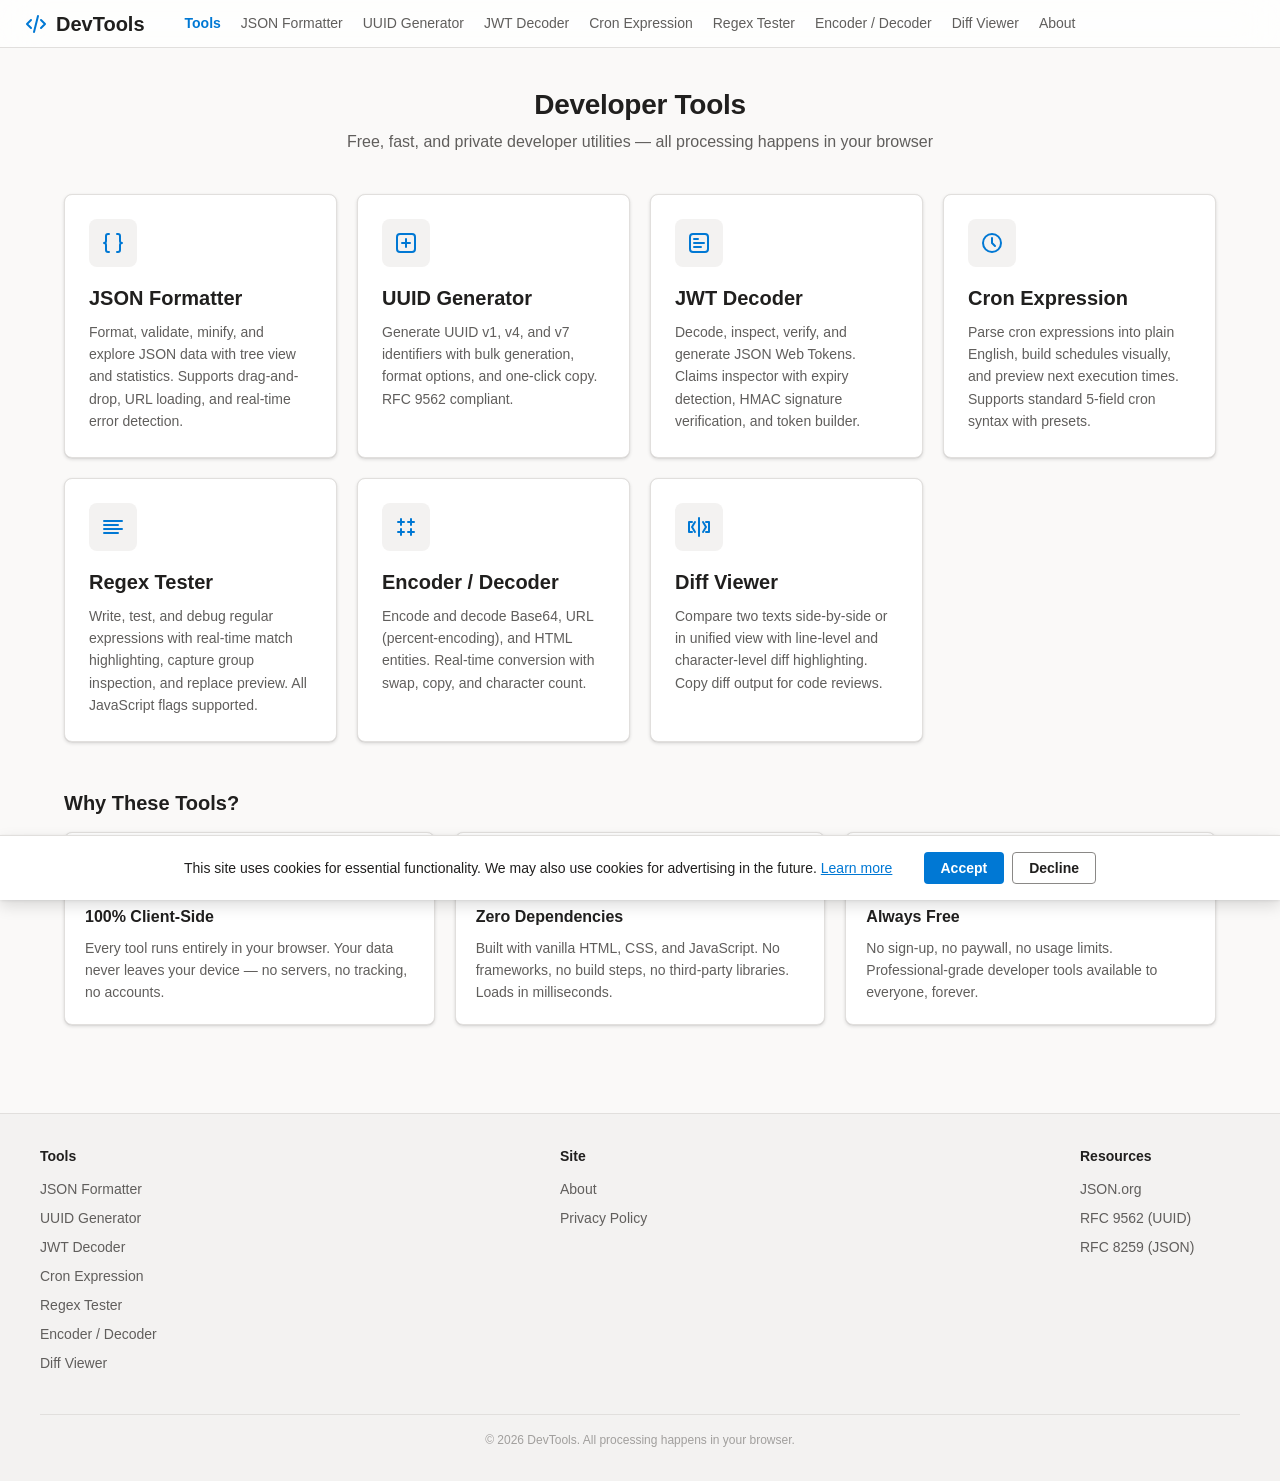
<file: index.html>
<!DOCTYPE html>
<html lang="en">
<head>
    <script async src="https://pagead2.googlesyndication.com/pagead/js/adsbygoogle.js?client=ca-pub-9694301903093195"
         crossorigin="anonymous"></script>
  <meta charset="UTF-8">
  <meta name="viewport" content="width=device-width, initial-scale=1.0">
  <title>DevTools — Free Developer Tools</title>
  <meta name="description" content="Free dev tools — JSON, UUID, JWT, regex, cron & more. Client-side, no sign-up.">
  <meta name="keywords" content="developer tools, JSON formatter, UUID generator, JWT decoder, cron expression generator, diff viewer, online tools, free tools, client-side, privacy">
  <link rel="canonical" href="https://dev-tool.cc/">
  <meta property="og:type" content="website">
  <meta property="og:title" content="DevTools — Free Developer Tools">
  <meta property="og:description" content="Free dev tools — JSON, UUID, JWT, regex, cron & more. Client-side, no sign-up.">
  <meta property="og:image" content="https://dev-tool.cc/images/og-image.png">
  <meta property="og:image:width" content="1200">
  <meta property="og:image:height" content="630">
  <meta property="og:url" content="https://dev-tool.cc/">
  <meta name="twitter:card" content="summary_large_image">
  <meta name="twitter:image" content="https://dev-tool.cc/images/og-image.png">
  <meta name="twitter:title" content="DevTools — Free Developer Tools">
  <meta name="twitter:description" content="Free dev tools — JSON, UUID, JWT, regex, cron & more. Client-side, no sign-up.">
  <link rel="icon" type="image/svg+xml" href="data:image/svg+xml,%3Csvg xmlns='http://www.w3.org/2000/svg' viewBox='0 0 32 32'%3E%3Crect width='32' height='32' rx='6' fill='%230078D4'/%3E%3Ctext x='16' y='22' text-anchor='middle' font-family='Segoe UI,sans-serif' font-weight='700' font-size='13' fill='white'%3E%3C/%3E%3C/text%3E%3Cpath d='M10 11l4 5-4 5M18 21h5' stroke='white' stroke-width='2' stroke-linecap='round' stroke-linejoin='round' fill='none'/%3E%3C/svg%3E">
  <link rel="stylesheet" href="/css/tokens.css">
  <link rel="stylesheet" href="/css/layout.css">
  <link rel="stylesheet" href="/css/components.css">
  <script type="application/ld+json">
  {
    "@context": "https://schema.org",
    "@type": "WebSite",
    "name": "DevTools",
    "url": "https://dev-tool.cc/",
    "description": "Free online developer utilities. JSON formatter, UUID generator, JWT decoder, cron expression generator, and more. All processing happens in your browser.",
    "potentialAction": {
      "@type": "SearchAction",
      "target": "https://dev-tool.cc/?q={search_term_string}",
      "query-input": "required name=search_term_string"
    }
  }
  </script>
</head>
<body>
  <header class="nav" role="banner">
    <a href="/" class="nav__logo" aria-label="DevTools Home">
      <svg class="nav__logo-icon" viewBox="0 0 24 24" fill="none" stroke="currentColor" stroke-width="2" stroke-linecap="round" stroke-linejoin="round"><path d="M7 8l-4 4 4 4"/><path d="M17 8l4 4-4 4"/><path d="M14 4l-4 16"/></svg>
      DevTools
    </a>
    <nav>
      <ul class="nav__links" id="navLinks"></ul>
    </nav>
    <button class="nav__hamburger" id="navToggle" aria-label="Toggle menu" aria-expanded="false">
      <svg width="20" height="20" viewBox="0 0 20 20" fill="none" stroke="currentColor" stroke-width="2" stroke-linecap="round"><path d="M3 5h14M3 10h14M3 15h14"/></svg>
    </button>
  </header>

  <main class="main">
    <section class="hero">
      <h1 class="hero__title">Developer Tools</h1>
      <p class="hero__subtitle">Free, fast, and private developer utilities &mdash; all processing happens in your browser</p>
    </section>

    <section class="section">
      <div class="card-grid">
        <a href="/json-prettier/" class="tool-card">
          <div class="tool-card__icon">
            <svg viewBox="0 0 24 24" fill="none" stroke="currentColor" stroke-width="2" stroke-linecap="round" stroke-linejoin="round"><path d="M8 3H7a2 2 0 00-2 2v5a2 2 0 01-2 2 2 2 0 012 2v5a2 2 0 002 2h1"/><path d="M16 3h1a2 2 0 012 2v5a2 2 0 002 2 2 2 0 00-2 2v5a2 2 0 01-2 2h-1"/></svg>
          </div>
          <h2 class="tool-card__title">JSON Formatter</h2>
          <p class="tool-card__text">Format, validate, minify, and explore JSON data with tree view and statistics. Supports drag-and-drop, URL loading, and real-time error detection.</p>
        </a>

        <a href="/uuid-generator/" class="tool-card">
          <div class="tool-card__icon">
            <svg viewBox="0 0 24 24" fill="none" stroke="currentColor" stroke-width="2" stroke-linecap="round" stroke-linejoin="round"><rect x="3" y="3" width="18" height="18" rx="3"/><path d="M8 12h8M12 8v8"/></svg>
          </div>
          <h2 class="tool-card__title">UUID Generator</h2>
          <p class="tool-card__text">Generate UUID v1, v4, and v7 identifiers with bulk generation, format options, and one-click copy. RFC 9562 compliant.</p>
        </a>
        <a href="/jwt-decoder/" class="tool-card">
          <div class="tool-card__icon">
            <svg viewBox="0 0 24 24" fill="none" stroke="currentColor" stroke-width="2" stroke-linecap="round" stroke-linejoin="round"><rect x="3" y="3" width="18" height="18" rx="3"/><path d="M7 8h4M7 12h10M7 16h7"/></svg>
          </div>
          <h2 class="tool-card__title">JWT Decoder</h2>
          <p class="tool-card__text">Decode, inspect, verify, and generate JSON Web Tokens. Claims inspector with expiry detection, HMAC signature verification, and token builder.</p>
        </a>

        <a href="/cron-expression/" class="tool-card">
          <div class="tool-card__icon">
            <svg viewBox="0 0 24 24" fill="none" stroke="currentColor" stroke-width="2" stroke-linecap="round" stroke-linejoin="round"><circle cx="12" cy="12" r="9"/><path d="M12 7v5l3 3"/></svg>
          </div>
          <h2 class="tool-card__title">Cron Expression</h2>
          <p class="tool-card__text">Parse cron expressions into plain English, build schedules visually, and preview next execution times. Supports standard 5-field cron syntax with presets.</p>
        </a>

        <a href="/regex-tester/" class="tool-card">
          <div class="tool-card__icon">
            <svg viewBox="0 0 24 24" fill="none" stroke="currentColor" stroke-width="2" stroke-linecap="round" stroke-linejoin="round"><path d="M17 10H3"/><path d="M21 6H3"/><path d="M21 14H3"/><path d="M17 18H3"/></svg>
          </div>
          <h2 class="tool-card__title">Regex Tester</h2>
          <p class="tool-card__text">Write, test, and debug regular expressions with real-time match highlighting, capture group inspection, and replace preview. All JavaScript flags supported.</p>
        </a>

        <a href="/encoder-decoder/" class="tool-card">
          <div class="tool-card__icon">
            <svg viewBox="0 0 24 24" fill="none" stroke="currentColor" stroke-width="2" stroke-linecap="round" stroke-linejoin="round"><path d="M4 7h6M4 17h6M14 7h6M14 17h6"/><path d="M7 4v6M7 14v6M17 4v6M17 14v6"/></svg>
          </div>
          <h2 class="tool-card__title">Encoder / Decoder</h2>
          <p class="tool-card__text">Encode and decode Base64, URL (percent-encoding), and HTML entities. Real-time conversion with swap, copy, and character count.</p>
        </a>

        <a href="/diff-viewer/" class="tool-card">
          <div class="tool-card__icon">
            <svg viewBox="0 0 24 24" fill="none" stroke="currentColor" stroke-width="2" stroke-linecap="round" stroke-linejoin="round"><path d="M12 3v18"/><path d="M5 7H2v10h3"/><path d="M19 7h3v10h-3"/><path d="M8 7l-3 5 3 5"/><path d="M16 7l3 5-3 5"/></svg>
          </div>
          <h2 class="tool-card__title">Diff Viewer</h2>
          <p class="tool-card__text">Compare two texts side-by-side or in unified view with line-level and character-level diff highlighting. Copy diff output for code reviews.</p>
        </a>
      </div>
    </section>

    <section class="section">
      <h2 class="section__title">Why These Tools?</h2>
      <div class="card-grid">
        <div class="info-card">
          <div class="info-card__icon">
            <svg viewBox="0 0 20 20" fill="none" stroke="currentColor" stroke-width="1.5" stroke-linecap="round"><rect x="3" y="3" width="14" height="14" rx="3"/><path d="M7 10l2 2 4-4"/></svg>
          </div>
          <div class="info-card__title">100% Client-Side</div>
          <div class="info-card__text">Every tool runs entirely in your browser. Your data never leaves your device — no servers, no tracking, no accounts.</div>
        </div>
        <div class="info-card">
          <div class="info-card__icon">
            <svg viewBox="0 0 20 20" fill="none" stroke="currentColor" stroke-width="1.5" stroke-linecap="round"><path d="M4 10h12M7 6l-3 4 3 4M13 6l3 4-3 4"/></svg>
          </div>
          <div class="info-card__title">Zero Dependencies</div>
          <div class="info-card__text">Built with vanilla HTML, CSS, and JavaScript. No frameworks, no build steps, no third-party libraries. Loads in milliseconds.</div>
        </div>
        <div class="info-card">
          <div class="info-card__icon">
            <svg viewBox="0 0 20 20" fill="none" stroke="currentColor" stroke-width="1.5" stroke-linecap="round"><circle cx="10" cy="10" r="7"/><path d="M10 6v4l2.5 2.5"/></svg>
          </div>
          <div class="info-card__title">Always Free</div>
          <div class="info-card__text">No sign-up, no paywall, no usage limits. Professional-grade developer tools available to everyone, forever.</div>
        </div>
      </div>
    </section>
  </main>

  <footer class="footer" role="contentinfo">
    <div class="footer__inner">
      <div class="footer__col">
        <div class="footer__heading">Tools</div>
        <ul class="footer__links">
          <li><a href="/json-prettier/" class="footer__link">JSON Formatter</a></li>
          <li><a href="/uuid-generator/" class="footer__link">UUID Generator</a></li>
          <li><a href="/jwt-decoder/" class="footer__link">JWT Decoder</a></li>
          <li><a href="/cron-expression/" class="footer__link">Cron Expression</a></li>
          <li><a href="/regex-tester/" class="footer__link">Regex Tester</a></li>
          <li><a href="/encoder-decoder/" class="footer__link">Encoder / Decoder</a></li>
          <li><a href="/diff-viewer/" class="footer__link">Diff Viewer</a></li>
        </ul>
      </div>
      <div class="footer__col">
        <div class="footer__heading">Site</div>
        <ul class="footer__links">
          <li><a href="/about.html" class="footer__link">About</a></li>
          <li><a href="/privacy.html" class="footer__link">Privacy Policy</a></li>
        </ul>
      </div>
      <div class="footer__col">
        <div class="footer__heading">Resources</div>
        <ul class="footer__links">
          <li><a href="https://www.json.org/" class="footer__link" target="_blank" rel="noopener">JSON.org</a></li>
          <li><a href="https://www.rfc-editor.org/rfc/rfc9562" class="footer__link" target="_blank" rel="noopener">RFC 9562 (UUID)</a></li>
          <li><a href="https://datatracker.ietf.org/doc/html/rfc8259" class="footer__link" target="_blank" rel="noopener">RFC 8259 (JSON)</a></li>
        </ul>
      </div>
      <p class="footer__copy">&copy; 2026 DevTools. All processing happens in your browser.</p>
    </div>
  </footer>

  <script src="/js/nav.js"></script>
  <script src="/js/cookie-consent.js"></script>
</body>
</html>
</file>
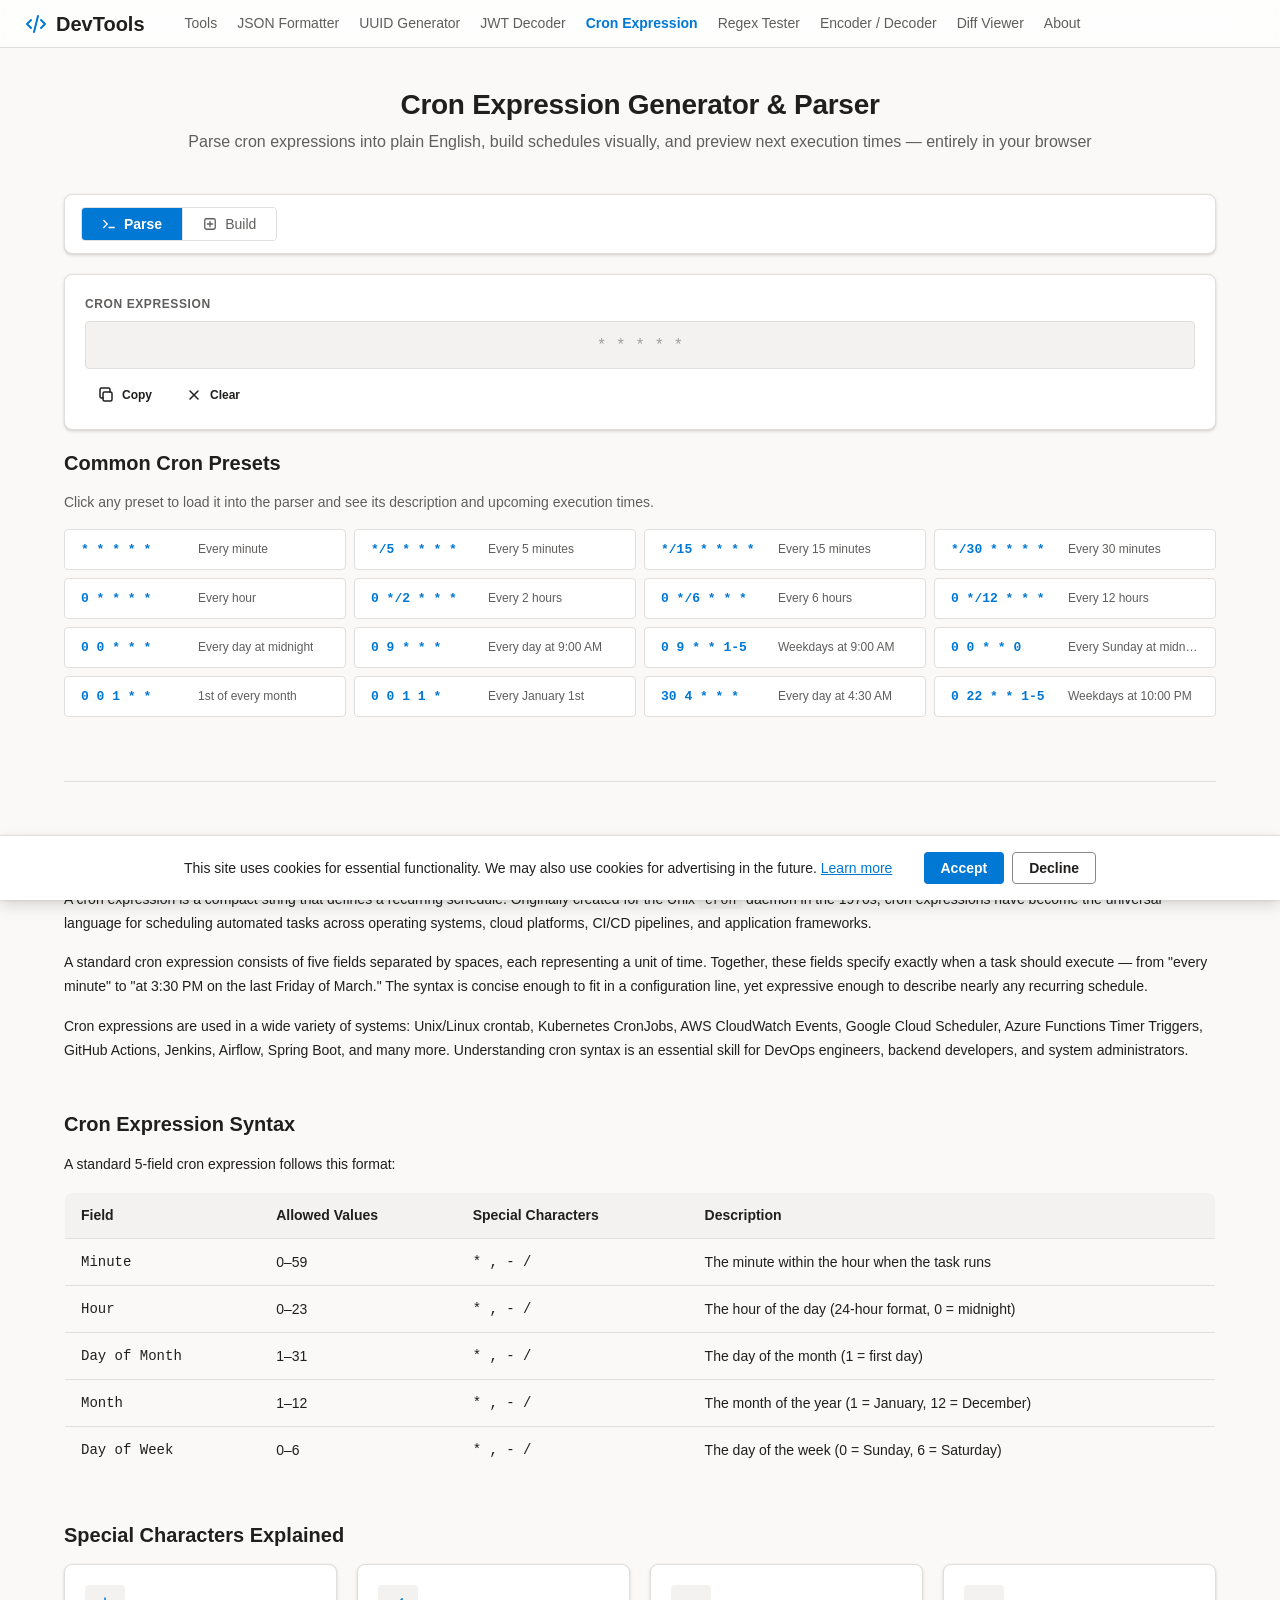
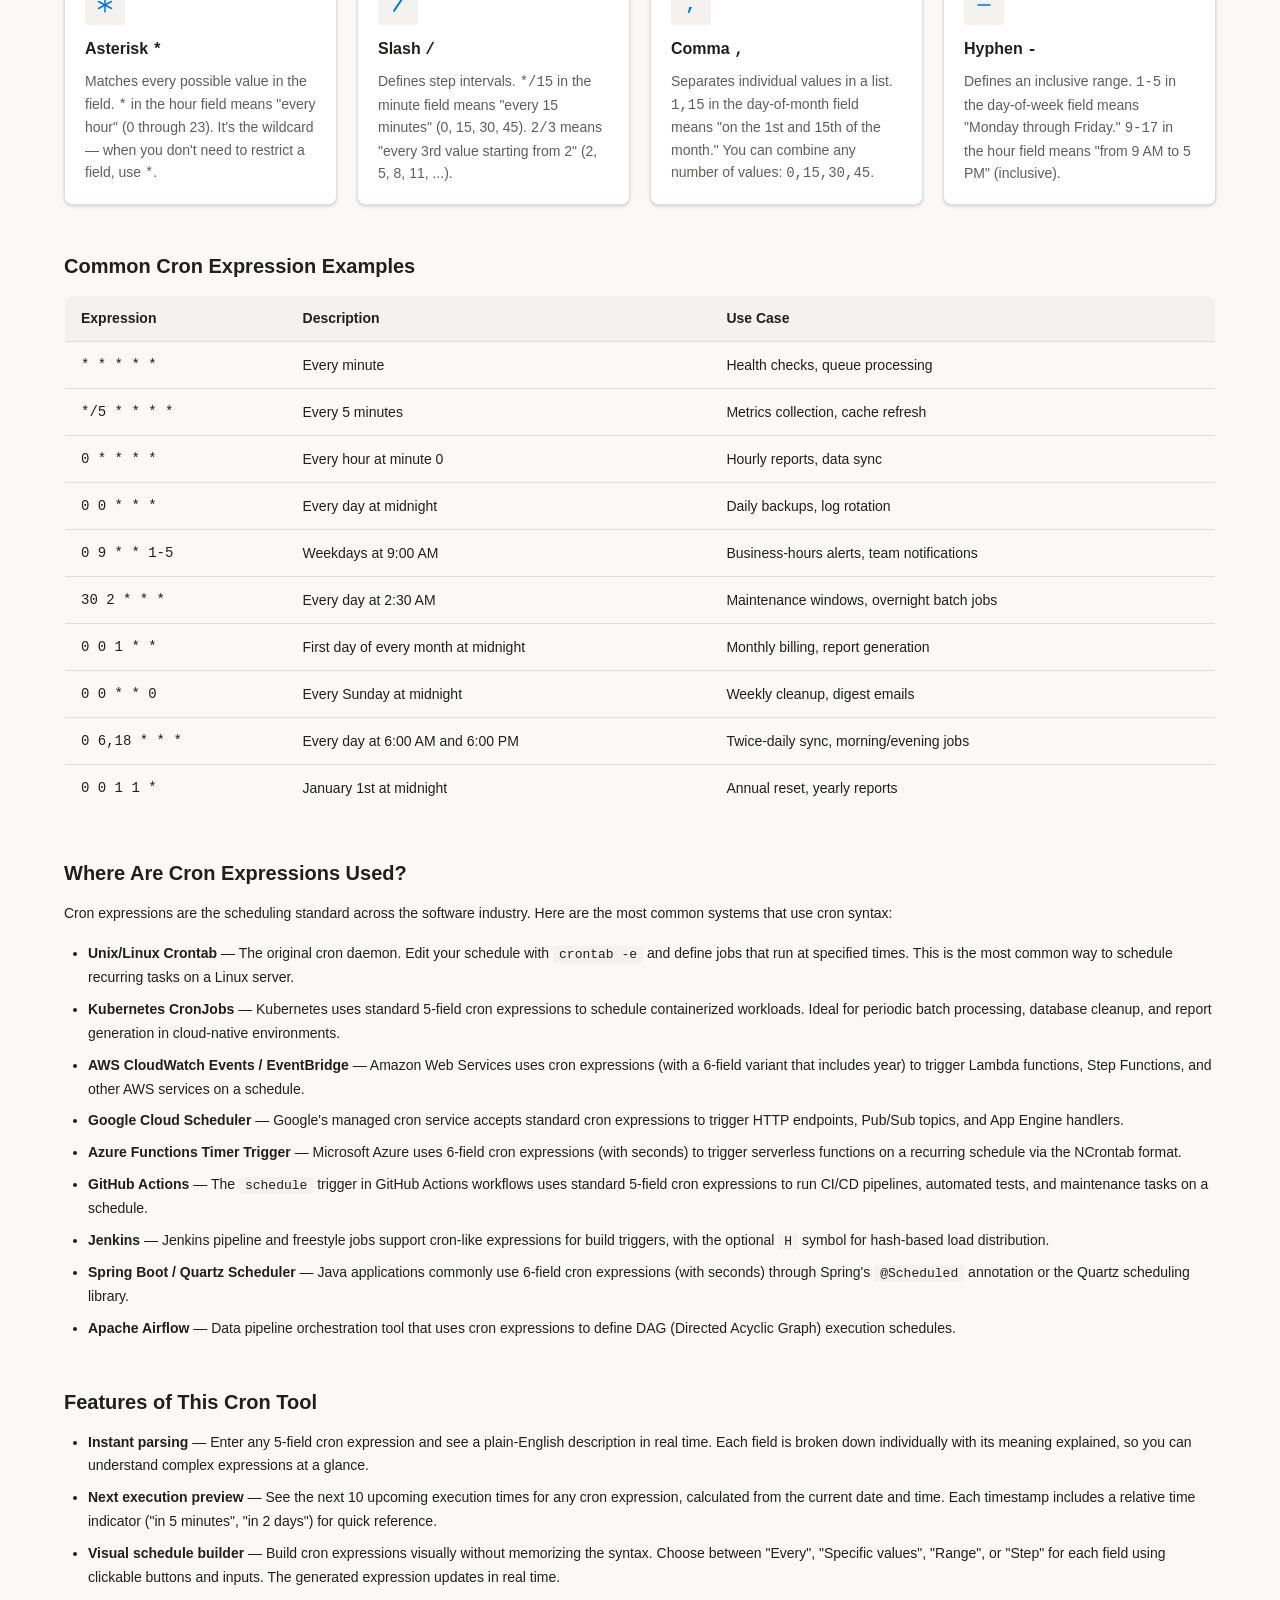
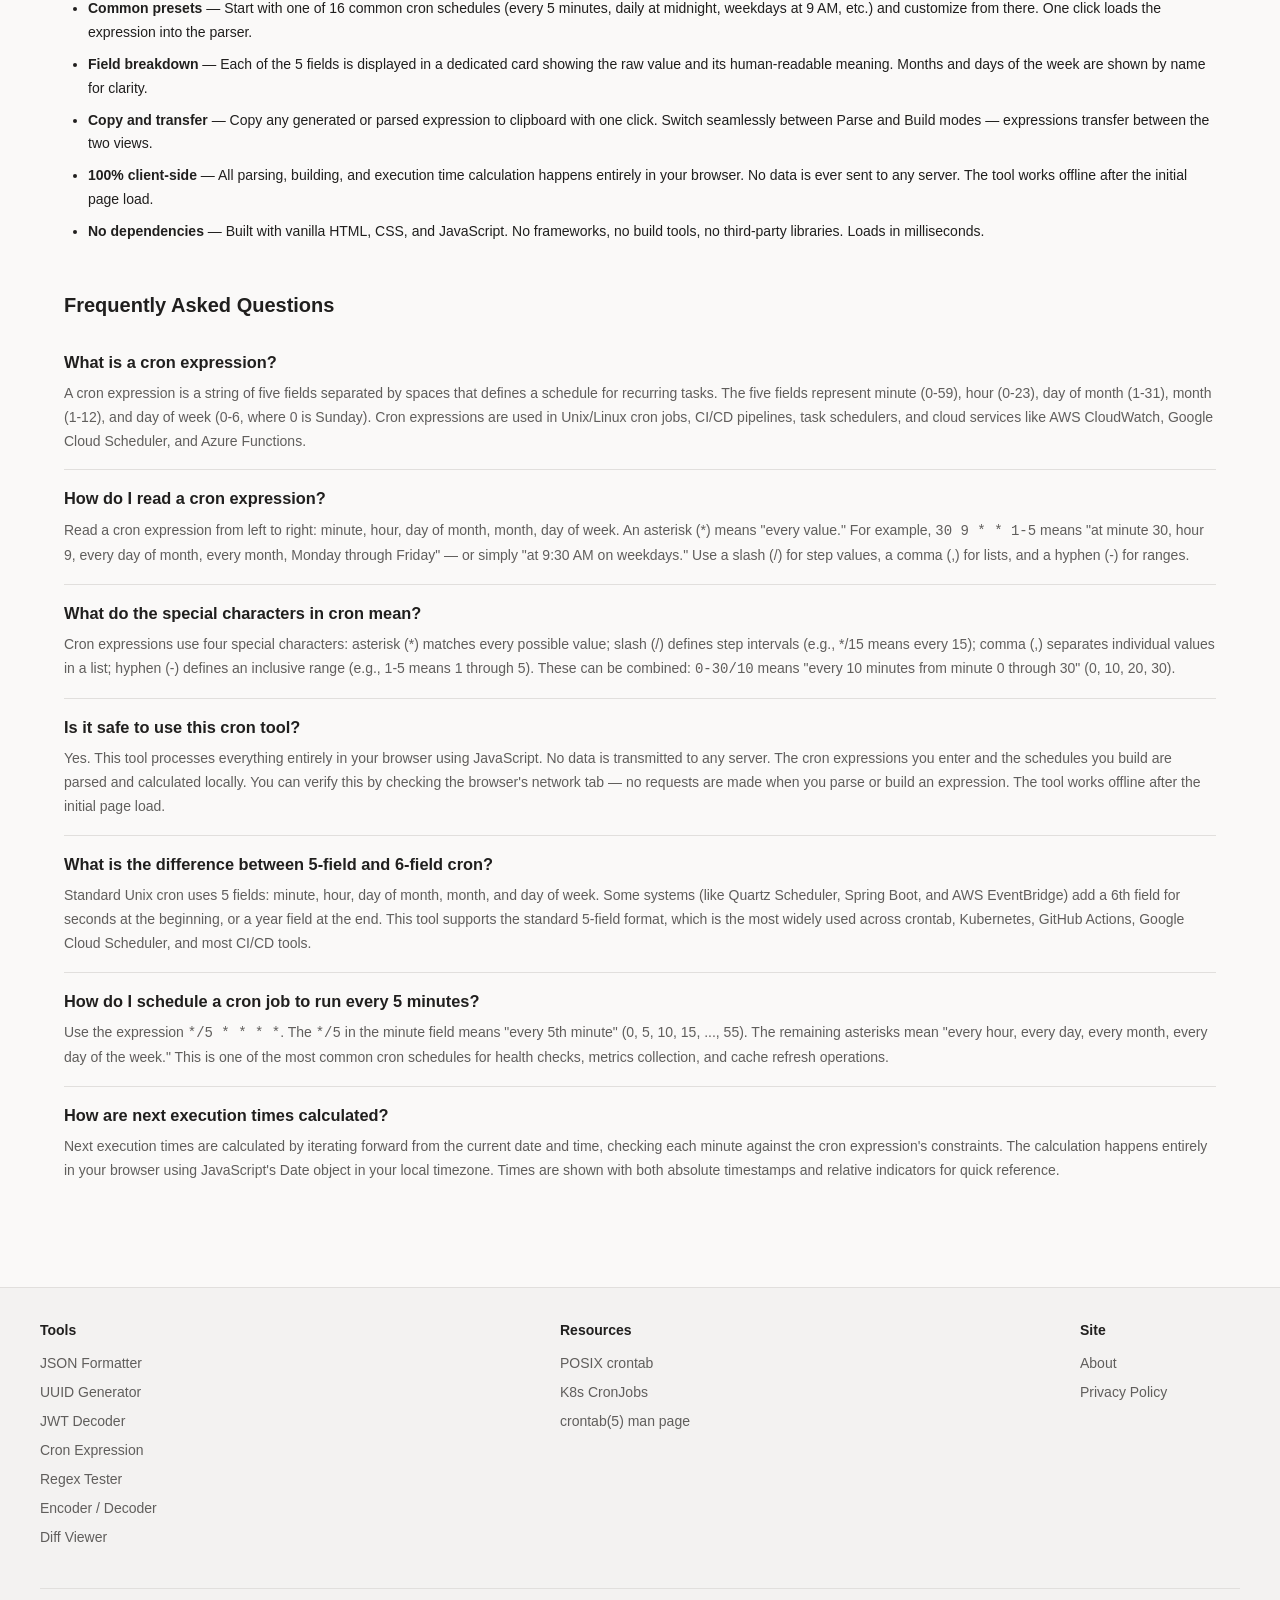
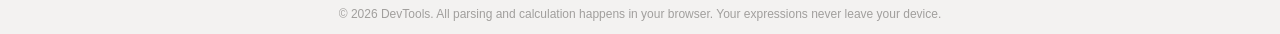
<file: cron-expression/index.html>
<!DOCTYPE html>
<html lang="en">
<head>
    <script async src="https://pagead2.googlesyndication.com/pagead/js/adsbygoogle.js?client=ca-pub-9694301903093195"
         crossorigin="anonymous"></script>
  <meta charset="UTF-8">
  <meta name="viewport" content="width=device-width, initial-scale=1.0">
  <title>Cron Expression Generator &amp; Parser — Build, Validate, and Explain Cron Schedules Online Free</title>
  <meta name="description" content="Free online cron expression tool. Parse cron expressions into human-readable descriptions, build cron schedules visually, and see next execution times. Supports standard 5-field cron syntax. No data sent to any server.">
  <meta name="keywords" content="cron expression generator, cron parser, cron validator, cron schedule builder, crontab, cron syntax, cron job, cron online, cron next run, cron expression explained, free cron tool">
  <link rel="canonical" href="https://dev-tool.cc/cron-expression/">
  <meta property="og:type" content="website">
  <meta property="og:title" content="Cron Expression Generator & Parser — Build and Explain Cron Schedules Online">
  <meta property="og:description" content="Free online cron tool. Parse cron expressions into plain English, build schedules visually, and preview next execution times. 100% client-side.">
  <meta property="og:url" content="https://dev-tool.cc/cron-expression/">
  <meta name="twitter:card" content="summary_large_image">
  <meta name="twitter:title" content="Cron Expression Generator & Parser — Free Online Cron Tool">
  <meta name="twitter:description" content="Parse, build, and validate cron expressions in your browser. Free, private, no sign-up.">
  <link rel="icon" type="image/svg+xml" href="data:image/svg+xml,%3Csvg xmlns='http://www.w3.org/2000/svg' viewBox='0 0 32 32'%3E%3Crect width='32' height='32' rx='6' fill='%230078D4'/%3E%3Ccircle cx='16' cy='16' r='9' stroke='white' stroke-width='2' fill='none'/%3E%3Cpath d='M16 10v6l4 3' stroke='white' stroke-width='2' stroke-linecap='round' fill='none'/%3E%3C/svg%3E">
  <link rel="stylesheet" href="/css/tokens.css">
  <link rel="stylesheet" href="/css/layout.css">
  <link rel="stylesheet" href="/css/components.css">
  <link rel="stylesheet" href="/cron-expression/css/cron.css">
  <script type="application/ld+json">
  {
    "@context": "https://schema.org",
    "@type": "WebApplication",
    "name": "Cron Expression Generator & Parser",
    "url": "https://dev-tool.cc/cron-expression/",
    "description": "Free online tool to parse, build, and validate cron expressions. Convert cron syntax to human-readable descriptions, build cron schedules with a visual interface, and preview next execution times. All processing happens client-side in your browser.",
    "applicationCategory": "DeveloperApplication",
    "operatingSystem": "Any",
    "offers": {
      "@type": "Offer",
      "price": "0",
      "priceCurrency": "USD"
    }
  }
  </script>
  <script type="application/ld+json">
  {
    "@context": "https://schema.org",
    "@type": "FAQPage",
    "mainEntity": [
      {
        "@type": "Question",
        "name": "What is a cron expression?",
        "acceptedAnswer": {
          "@type": "Answer",
          "text": "A cron expression is a string of five fields separated by spaces that defines a schedule for recurring tasks. The five fields represent minute (0-59), hour (0-23), day of month (1-31), month (1-12), and day of week (0-6, where 0 is Sunday). Cron expressions are used in Unix/Linux cron jobs, CI/CD pipelines, task schedulers, and cloud services like AWS CloudWatch, Google Cloud Scheduler, and Azure Functions."
        }
      },
      {
        "@type": "Question",
        "name": "How do I read a cron expression?",
        "acceptedAnswer": {
          "@type": "Answer",
          "text": "Read a cron expression from left to right: minute, hour, day of month, month, day of week. An asterisk (*) means 'every value'. For example, '30 9 * * 1-5' means 'at minute 30, hour 9, every day of month, every month, Monday through Friday' — or simply 'at 9:30 AM on weekdays'. Use a slash (/) for step values like '*/5' meaning 'every 5', a comma (,) for lists like '1,15' meaning 'on the 1st and 15th', and a hyphen (-) for ranges like '1-5' meaning '1 through 5'."
        }
      },
      {
        "@type": "Question",
        "name": "What do the special characters in cron mean?",
        "acceptedAnswer": {
          "@type": "Answer",
          "text": "Cron expressions use four special characters: asterisk (*) matches every possible value in a field; slash (/) defines step intervals (e.g., */15 in the minute field means every 15 minutes); comma (,) separates individual values in a list (e.g., 1,3,5 means on the 1st, 3rd, and 5th); hyphen (-) defines an inclusive range (e.g., 1-5 in the day-of-week field means Monday through Friday)."
        }
      },
      {
        "@type": "Question",
        "name": "Is it safe to use this cron tool?",
        "acceptedAnswer": {
          "@type": "Answer",
          "text": "Yes. This tool processes everything entirely in your browser using JavaScript. No data is transmitted to any server. The cron expression you enter and the schedules you build are parsed and calculated locally. You can verify this by checking the browser's network tab. The tool works offline after the initial page load."
        }
      },
      {
        "@type": "Question",
        "name": "What is the difference between 5-field and 6-field cron?",
        "acceptedAnswer": {
          "@type": "Answer",
          "text": "Standard Unix cron uses 5 fields: minute, hour, day of month, month, and day of week. Some systems (like Quartz scheduler, Spring, and AWS) add a 6th field for seconds at the beginning, making it: second, minute, hour, day of month, month, day of week. Some also support a 7th field for year. This tool supports the standard 5-field format, which is the most widely used in crontab, CI/CD tools, and cloud schedulers."
        }
      },
      {
        "@type": "Question",
        "name": "How do I schedule a cron job to run every 5 minutes?",
        "acceptedAnswer": {
          "@type": "Answer",
          "text": "To run a cron job every 5 minutes, use the expression '*/5 * * * *'. The */5 in the minute field means 'every 5th minute' (0, 5, 10, 15, ..., 55). The remaining asterisks mean 'every hour, every day, every month, every day of the week'."
        }
      }
    ]
  }
  </script>
</head>
<body>
  <header class="nav" role="banner">
    <a href="/" class="nav__logo" aria-label="DevTools Home">
      <svg class="nav__logo-icon" viewBox="0 0 24 24" fill="none" stroke="currentColor" stroke-width="2" stroke-linecap="round" stroke-linejoin="round"><path d="M7 8l-4 4 4 4"/><path d="M17 8l4 4-4 4"/><path d="M14 4l-4 16"/></svg>
      DevTools
    </a>
    <nav>
      <ul class="nav__links" id="navLinks"></ul>
    </nav>
    <button class="nav__hamburger" id="navToggle" aria-label="Toggle menu" aria-expanded="false">
      <svg width="20" height="20" viewBox="0 0 20 20" fill="none" stroke="currentColor" stroke-width="2" stroke-linecap="round"><path d="M3 5h14M3 10h14M3 15h14"/></svg>
    </button>
  </header>

  <main class="main">
    <section class="hero">
      <h1 class="hero__title">Cron Expression Generator &amp; Parser</h1>
      <p class="hero__subtitle">Parse cron expressions into plain English, build schedules visually, and preview next execution times &mdash; entirely in your browser</p>
    </section>

    <!-- MODE TABS -->
    <div class="command-bar" role="toolbar" aria-label="Cron mode selection">
      <div class="command-bar__group">
        <div class="cron-tab" role="group" aria-label="Mode">
          <button class="cron-tab__btn" aria-pressed="true" data-mode="parse">
            <svg viewBox="0 0 16 16" fill="none" stroke="currentColor" stroke-width="1.5" stroke-linecap="round" stroke-linejoin="round"><path d="M2 12l4-4-4-4"/><path d="M8 12h6"/></svg>
            Parse
          </button>
          <button class="cron-tab__btn" aria-pressed="false" data-mode="build">
            <svg viewBox="0 0 16 16" fill="none" stroke="currentColor" stroke-width="1.5" stroke-linecap="round" stroke-linejoin="round"><rect x="2" y="2" width="12" height="12" rx="2"/><path d="M8 5v6M5 8h6"/></svg>
            Build
          </button>
        </div>
      </div>
    </div>

    <!-- ==================== PARSE SECTION ==================== -->
    <section id="parseSection">
      <!-- Cron Input -->
      <div class="cron-input">
        <label for="cronInput" class="cron-input__label">Cron Expression</label>
        <input type="text" id="cronInput" class="cron-input__field" placeholder="* * * * *" spellcheck="false" autocomplete="off" aria-label="Cron expression input">
        <div class="cron-input__actions">
          <button class="btn btn--subtle btn--sm" id="btnCopy">
            <svg viewBox="0 0 16 16" fill="none" stroke="currentColor" stroke-width="1.5" stroke-linecap="round" stroke-linejoin="round"><rect x="5" y="5" width="9" height="9" rx="1.5"/><path d="M5 11H3.5A1.5 1.5 0 012 9.5v-7A1.5 1.5 0 013.5 1h7A1.5 1.5 0 0112 2.5V5"/></svg>
            Copy
          </button>
          <button class="btn btn--subtle btn--sm" id="btnClear">
            <svg viewBox="0 0 16 16" fill="none" stroke="currentColor" stroke-width="1.5" stroke-linecap="round"><path d="M4 4l8 8M12 4l-8 8"/></svg>
            Clear
          </button>
        </div>
      </div>

      <!-- Error -->
      <div class="cron-error" id="parseError" style="display:none" role="alert"></div>

      <!-- Parse Results -->
      <div id="parseResult" style="display:none">
        <!-- Human-readable description -->
        <div class="cron-desc">
          <div class="cron-desc__head">
            <div class="cron-desc__head-left">
              <span class="cron-desc__dot"></span>
              <span class="cron-desc__title">Schedule Description</span>
            </div>
          </div>
          <div class="cron-desc__body">
            <div class="cron-desc__text" id="descText"></div>
          </div>
        </div>

        <!-- Field breakdown -->
        <div class="cron-fields" id="fieldsGrid"></div>

        <!-- Next executions -->
        <div class="cron-next">
          <div class="cron-next__head">
            <div class="cron-next__head-left">
              <span class="cron-next__dot"></span>
              <span class="cron-next__title">Next 10 Executions</span>
            </div>
          </div>
          <ul class="cron-next__list" id="nextList"></ul>
        </div>
      </div>

      <!-- Presets -->
      <section class="section">
        <h2 class="section__title">Common Cron Presets</h2>
        <p style="color: var(--color-ink-muted); margin-bottom: var(--space-4);">Click any preset to load it into the parser and see its description and upcoming execution times.</p>
        <div class="cron-presets" id="presetsGrid"></div>
      </section>
    </section>

    <!-- ==================== BUILD SECTION ==================== -->
    <section id="buildSection" style="display:none">
      <!-- Builder -->
      <div class="cron-builder">
        <div class="cron-builder__head">
          <span class="cron-builder__dot"></span>
          <span class="cron-builder__title">Schedule Builder</span>
        </div>
        <div class="cron-builder__body">
          <div class="cron-builder-grid" id="builderBody"></div>
        </div>
      </div>

      <!-- Generated expression -->
      <div class="cron-output">
        <div class="cron-output__label">Generated Expression</div>
        <div class="cron-output__expr" id="buildOutput">* * * * *</div>
        <div class="cron-output__desc" id="buildDesc"></div>
        <div class="cron-output__actions">
          <button class="btn btn--default" id="btnBuildCopy">
            <svg viewBox="0 0 16 16" fill="none" stroke="currentColor" stroke-width="1.5" stroke-linecap="round" stroke-linejoin="round"><rect x="5" y="5" width="9" height="9" rx="1.5"/><path d="M5 11H3.5A1.5 1.5 0 012 9.5v-7A1.5 1.5 0 013.5 1h7A1.5 1.5 0 0112 2.5V5"/></svg>
            Copy
          </button>
          <button class="btn btn--subtle" id="btnBuildParse">
            <svg viewBox="0 0 16 16" fill="none" stroke="currentColor" stroke-width="1.5" stroke-linecap="round" stroke-linejoin="round"><path d="M2 12l4-4-4-4"/><path d="M8 12h6"/></svg>
            Parse This Expression
          </button>
        </div>
      </div>

      <!-- Build next executions -->
      <div class="cron-next">
        <div class="cron-next__head">
          <div class="cron-next__head-left">
            <span class="cron-next__dot"></span>
            <span class="cron-next__title">Next 5 Executions</span>
          </div>
        </div>
        <ul class="cron-next__list" id="buildNextList"></ul>
      </div>
    </section>

    <!-- ==================== EDUCATIONAL CONTENT ==================== -->
    <div class="content-divider"></div>

    <!-- What is Cron -->
    <section class="section">
      <h2 class="section__title">What is a Cron Expression?</h2>
      <div class="content">
        <p>A cron expression is a compact string that defines a recurring schedule. Originally created for the Unix <code>cron</code> daemon in the 1970s, cron expressions have become the universal language for scheduling automated tasks across operating systems, cloud platforms, CI/CD pipelines, and application frameworks.</p>
        <p>A standard cron expression consists of five fields separated by spaces, each representing a unit of time. Together, these fields specify exactly when a task should execute — from "every minute" to "at 3:30 PM on the last Friday of March." The syntax is concise enough to fit in a configuration line, yet expressive enough to describe nearly any recurring schedule.</p>
        <p>Cron expressions are used in a wide variety of systems: Unix/Linux crontab, Kubernetes CronJobs, AWS CloudWatch Events, Google Cloud Scheduler, Azure Functions Timer Triggers, GitHub Actions, Jenkins, Airflow, Spring Boot, and many more. Understanding cron syntax is an essential skill for DevOps engineers, backend developers, and system administrators.</p>
      </div>
    </section>

    <!-- Cron Syntax -->
    <section class="section">
      <h2 class="section__title">Cron Expression Syntax</h2>
      <div class="content">
        <p>A standard 5-field cron expression follows this format:</p>
      </div>
      <table class="compare-table">
        <thead>
          <tr>
            <th>Field</th>
            <th>Allowed Values</th>
            <th>Special Characters</th>
            <th>Description</th>
          </tr>
        </thead>
        <tbody>
          <tr>
            <td><code>Minute</code></td>
            <td>0–59</td>
            <td><code>* , - /</code></td>
            <td>The minute within the hour when the task runs</td>
          </tr>
          <tr>
            <td><code>Hour</code></td>
            <td>0–23</td>
            <td><code>* , - /</code></td>
            <td>The hour of the day (24-hour format, 0 = midnight)</td>
          </tr>
          <tr>
            <td><code>Day of Month</code></td>
            <td>1–31</td>
            <td><code>* , - /</code></td>
            <td>The day of the month (1 = first day)</td>
          </tr>
          <tr>
            <td><code>Month</code></td>
            <td>1–12</td>
            <td><code>* , - /</code></td>
            <td>The month of the year (1 = January, 12 = December)</td>
          </tr>
          <tr>
            <td><code>Day of Week</code></td>
            <td>0–6</td>
            <td><code>* , - /</code></td>
            <td>The day of the week (0 = Sunday, 6 = Saturday)</td>
          </tr>
        </tbody>
      </table>
    </section>

    <!-- Special Characters -->
    <section class="section">
      <h2 class="section__title">Special Characters Explained</h2>
      <div class="card-grid">
        <article class="info-card">
          <div class="info-card__icon">
            <svg viewBox="0 0 20 20" fill="none" stroke="currentColor" stroke-width="1.5" stroke-linecap="round"><path d="M10 3v14"/><path d="M3.5 6.5l13 7"/><path d="M3.5 13.5l13-7"/></svg>
          </div>
          <h3 class="info-card__title">Asterisk <code>*</code></h3>
          <p class="info-card__text">Matches every possible value in the field. <code>*</code> in the hour field means "every hour" (0 through 23). It's the wildcard — when you don't need to restrict a field, use <code>*</code>.</p>
        </article>
        <article class="info-card">
          <div class="info-card__icon">
            <svg viewBox="0 0 20 20" fill="none" stroke="currentColor" stroke-width="2" stroke-linecap="round"><path d="M14 4L6 16"/></svg>
          </div>
          <h3 class="info-card__title">Slash <code>/</code></h3>
          <p class="info-card__text">Defines step intervals. <code>*/15</code> in the minute field means "every 15 minutes" (0, 15, 30, 45). <code>2/3</code> means "every 3rd value starting from 2" (2, 5, 8, 11, ...).</p>
        </article>
        <article class="info-card">
          <div class="info-card__icon">
            <svg viewBox="0 0 20 20" fill="none"><text x="10" y="15" text-anchor="middle" font-family="Cascadia Code,Consolas,monospace" font-size="18" font-weight="700" fill="currentColor">,</text></svg>
          </div>
          <h3 class="info-card__title">Comma <code>,</code></h3>
          <p class="info-card__text">Separates individual values in a list. <code>1,15</code> in the day-of-month field means "on the 1st and 15th of the month." You can combine any number of values: <code>0,15,30,45</code>.</p>
        </article>
        <article class="info-card">
          <div class="info-card__icon">
            <svg viewBox="0 0 20 20" fill="none" stroke="currentColor" stroke-width="1.5" stroke-linecap="round"><path d="M4 10h12"/></svg>
          </div>
          <h3 class="info-card__title">Hyphen <code>-</code></h3>
          <p class="info-card__text">Defines an inclusive range. <code>1-5</code> in the day-of-week field means "Monday through Friday." <code>9-17</code> in the hour field means "from 9 AM to 5 PM" (inclusive).</p>
        </article>
      </div>
    </section>

    <!-- Common Examples -->
    <section class="section">
      <h2 class="section__title">Common Cron Expression Examples</h2>
      <table class="compare-table">
        <thead>
          <tr>
            <th>Expression</th>
            <th>Description</th>
            <th>Use Case</th>
          </tr>
        </thead>
        <tbody>
          <tr>
            <td><code>* * * * *</code></td>
            <td>Every minute</td>
            <td>Health checks, queue processing</td>
          </tr>
          <tr>
            <td><code>*/5 * * * *</code></td>
            <td>Every 5 minutes</td>
            <td>Metrics collection, cache refresh</td>
          </tr>
          <tr>
            <td><code>0 * * * *</code></td>
            <td>Every hour at minute 0</td>
            <td>Hourly reports, data sync</td>
          </tr>
          <tr>
            <td><code>0 0 * * *</code></td>
            <td>Every day at midnight</td>
            <td>Daily backups, log rotation</td>
          </tr>
          <tr>
            <td><code>0 9 * * 1-5</code></td>
            <td>Weekdays at 9:00 AM</td>
            <td>Business-hours alerts, team notifications</td>
          </tr>
          <tr>
            <td><code>30 2 * * *</code></td>
            <td>Every day at 2:30 AM</td>
            <td>Maintenance windows, overnight batch jobs</td>
          </tr>
          <tr>
            <td><code>0 0 1 * *</code></td>
            <td>First day of every month at midnight</td>
            <td>Monthly billing, report generation</td>
          </tr>
          <tr>
            <td><code>0 0 * * 0</code></td>
            <td>Every Sunday at midnight</td>
            <td>Weekly cleanup, digest emails</td>
          </tr>
          <tr>
            <td><code>0 6,18 * * *</code></td>
            <td>Every day at 6:00 AM and 6:00 PM</td>
            <td>Twice-daily sync, morning/evening jobs</td>
          </tr>
          <tr>
            <td><code>0 0 1 1 *</code></td>
            <td>January 1st at midnight</td>
            <td>Annual reset, yearly reports</td>
          </tr>
        </tbody>
      </table>
    </section>

    <!-- Where Cron Is Used -->
    <section class="section">
      <h2 class="section__title">Where Are Cron Expressions Used?</h2>
      <div class="content">
        <p>Cron expressions are the scheduling standard across the software industry. Here are the most common systems that use cron syntax:</p>
        <ul>
          <li><strong>Unix/Linux Crontab</strong> — The original cron daemon. Edit your schedule with <code>crontab -e</code> and define jobs that run at specified times. This is the most common way to schedule recurring tasks on a Linux server.</li>
          <li><strong>Kubernetes CronJobs</strong> — Kubernetes uses standard 5-field cron expressions to schedule containerized workloads. Ideal for periodic batch processing, database cleanup, and report generation in cloud-native environments.</li>
          <li><strong>AWS CloudWatch Events / EventBridge</strong> — Amazon Web Services uses cron expressions (with a 6-field variant that includes year) to trigger Lambda functions, Step Functions, and other AWS services on a schedule.</li>
          <li><strong>Google Cloud Scheduler</strong> — Google's managed cron service accepts standard cron expressions to trigger HTTP endpoints, Pub/Sub topics, and App Engine handlers.</li>
          <li><strong>Azure Functions Timer Trigger</strong> — Microsoft Azure uses 6-field cron expressions (with seconds) to trigger serverless functions on a recurring schedule via the NCrontab format.</li>
          <li><strong>GitHub Actions</strong> — The <code>schedule</code> trigger in GitHub Actions workflows uses standard 5-field cron expressions to run CI/CD pipelines, automated tests, and maintenance tasks on a schedule.</li>
          <li><strong>Jenkins</strong> — Jenkins pipeline and freestyle jobs support cron-like expressions for build triggers, with the optional <code>H</code> symbol for hash-based load distribution.</li>
          <li><strong>Spring Boot / Quartz Scheduler</strong> — Java applications commonly use 6-field cron expressions (with seconds) through Spring's <code>@Scheduled</code> annotation or the Quartz scheduling library.</li>
          <li><strong>Apache Airflow</strong> — Data pipeline orchestration tool that uses cron expressions to define DAG (Directed Acyclic Graph) execution schedules.</li>
        </ul>
      </div>
    </section>

    <!-- Features of This Tool -->
    <section class="section">
      <h2 class="section__title">Features of This Cron Tool</h2>
      <div class="content">
        <ul>
          <li><strong>Instant parsing</strong> — Enter any 5-field cron expression and see a plain-English description in real time. Each field is broken down individually with its meaning explained, so you can understand complex expressions at a glance.</li>
          <li><strong>Next execution preview</strong> — See the next 10 upcoming execution times for any cron expression, calculated from the current date and time. Each timestamp includes a relative time indicator ("in 5 minutes", "in 2 days") for quick reference.</li>
          <li><strong>Visual schedule builder</strong> — Build cron expressions visually without memorizing the syntax. Choose between "Every", "Specific values", "Range", or "Step" for each field using clickable buttons and inputs. The generated expression updates in real time.</li>
          <li><strong>Common presets</strong> — Start with one of 16 common cron schedules (every 5 minutes, daily at midnight, weekdays at 9 AM, etc.) and customize from there. One click loads the expression into the parser.</li>
          <li><strong>Field breakdown</strong> — Each of the 5 fields is displayed in a dedicated card showing the raw value and its human-readable meaning. Months and days of the week are shown by name for clarity.</li>
          <li><strong>Copy and transfer</strong> — Copy any generated or parsed expression to clipboard with one click. Switch seamlessly between Parse and Build modes — expressions transfer between the two views.</li>
          <li><strong>100% client-side</strong> — All parsing, building, and execution time calculation happens entirely in your browser. No data is ever sent to any server. The tool works offline after the initial page load.</li>
          <li><strong>No dependencies</strong> — Built with vanilla HTML, CSS, and JavaScript. No frameworks, no build tools, no third-party libraries. Loads in milliseconds.</li>
        </ul>
      </div>
    </section>

    <!-- FAQ -->
    <section class="section">
      <h2 class="section__title">Frequently Asked Questions</h2>
      <div class="faq-item">
        <h3 class="faq-question">What is a cron expression?</h3>
        <p class="faq-answer">A cron expression is a string of five fields separated by spaces that defines a schedule for recurring tasks. The five fields represent minute (0-59), hour (0-23), day of month (1-31), month (1-12), and day of week (0-6, where 0 is Sunday). Cron expressions are used in Unix/Linux cron jobs, CI/CD pipelines, task schedulers, and cloud services like AWS CloudWatch, Google Cloud Scheduler, and Azure Functions.</p>
      </div>
      <div class="faq-item">
        <h3 class="faq-question">How do I read a cron expression?</h3>
        <p class="faq-answer">Read a cron expression from left to right: minute, hour, day of month, month, day of week. An asterisk (*) means "every value." For example, <code>30 9 * * 1-5</code> means "at minute 30, hour 9, every day of month, every month, Monday through Friday" — or simply "at 9:30 AM on weekdays." Use a slash (/) for step values, a comma (,) for lists, and a hyphen (-) for ranges.</p>
      </div>
      <div class="faq-item">
        <h3 class="faq-question">What do the special characters in cron mean?</h3>
        <p class="faq-answer">Cron expressions use four special characters: asterisk (*) matches every possible value; slash (/) defines step intervals (e.g., */15 means every 15); comma (,) separates individual values in a list; hyphen (-) defines an inclusive range (e.g., 1-5 means 1 through 5). These can be combined: <code>0-30/10</code> means "every 10 minutes from minute 0 through 30" (0, 10, 20, 30).</p>
      </div>
      <div class="faq-item">
        <h3 class="faq-question">Is it safe to use this cron tool?</h3>
        <p class="faq-answer">Yes. This tool processes everything entirely in your browser using JavaScript. No data is transmitted to any server. The cron expressions you enter and the schedules you build are parsed and calculated locally. You can verify this by checking the browser's network tab — no requests are made when you parse or build an expression. The tool works offline after the initial page load.</p>
      </div>
      <div class="faq-item">
        <h3 class="faq-question">What is the difference between 5-field and 6-field cron?</h3>
        <p class="faq-answer">Standard Unix cron uses 5 fields: minute, hour, day of month, month, and day of week. Some systems (like Quartz Scheduler, Spring Boot, and AWS EventBridge) add a 6th field for seconds at the beginning, or a year field at the end. This tool supports the standard 5-field format, which is the most widely used across crontab, Kubernetes, GitHub Actions, Google Cloud Scheduler, and most CI/CD tools.</p>
      </div>
      <div class="faq-item">
        <h3 class="faq-question">How do I schedule a cron job to run every 5 minutes?</h3>
        <p class="faq-answer">Use the expression <code>*/5 * * * *</code>. The <code>*/5</code> in the minute field means "every 5th minute" (0, 5, 10, 15, ..., 55). The remaining asterisks mean "every hour, every day, every month, every day of the week." This is one of the most common cron schedules for health checks, metrics collection, and cache refresh operations.</p>
      </div>
      <div class="faq-item">
        <h3 class="faq-question">How are next execution times calculated?</h3>
        <p class="faq-answer">Next execution times are calculated by iterating forward from the current date and time, checking each minute against the cron expression's constraints. The calculation happens entirely in your browser using JavaScript's Date object in your local timezone. Times are shown with both absolute timestamps and relative indicators for quick reference.</p>
      </div>
    </section>
  </main>

  <footer class="footer" role="contentinfo">
    <div class="footer__inner">
      <div class="footer__col">
        <div class="footer__heading">Tools</div>
        <ul class="footer__links">
          <li><a href="/json-prettier/" class="footer__link">JSON Formatter</a></li>
          <li><a href="/uuid-generator/" class="footer__link">UUID Generator</a></li>
          <li><a href="/jwt-decoder/" class="footer__link">JWT Decoder</a></li>
          <li><a href="/cron-expression/" class="footer__link">Cron Expression</a></li>
          <li><a href="/regex-tester/" class="footer__link">Regex Tester</a></li>
          <li><a href="/encoder-decoder/" class="footer__link">Encoder / Decoder</a></li>
          <li><a href="/diff-viewer/" class="footer__link">Diff Viewer</a></li>
        </ul>
      </div>
      <div class="footer__col">
        <div class="footer__heading">Resources</div>
        <ul class="footer__links">
          <li><a href="https://pubs.opengroup.org/onlinepubs/9699919799/utilities/crontab.html" class="footer__link" target="_blank" rel="noopener">POSIX crontab</a></li>
          <li><a href="https://kubernetes.io/docs/concepts/workloads/controllers/cron-jobs/" class="footer__link" target="_blank" rel="noopener">K8s CronJobs</a></li>
          <li><a href="https://man7.org/linux/man-pages/man5/crontab.5.html" class="footer__link" target="_blank" rel="noopener">crontab(5) man page</a></li>
        </ul>
      </div>
      <div class="footer__col">
        <div class="footer__heading">Site</div>
        <ul class="footer__links">
          <li><a href="/about.html" class="footer__link">About</a></li>
          <li><a href="/privacy.html" class="footer__link">Privacy Policy</a></li>
        </ul>
      </div>
      <p class="footer__copy">&copy; 2026 DevTools. All parsing and calculation happens in your browser. Your expressions never leave your device.</p>
    </div>
  </footer>

  <div class="toast-container" id="toastContainer" aria-live="polite"></div>

  <script src="/js/utils.js"></script>
  <script src="/js/nav.js"></script>
  <script src="/cron-expression/js/app.js"></script>
  <script src="/js/cookie-consent.js"></script>
</body>
</html>
</file>
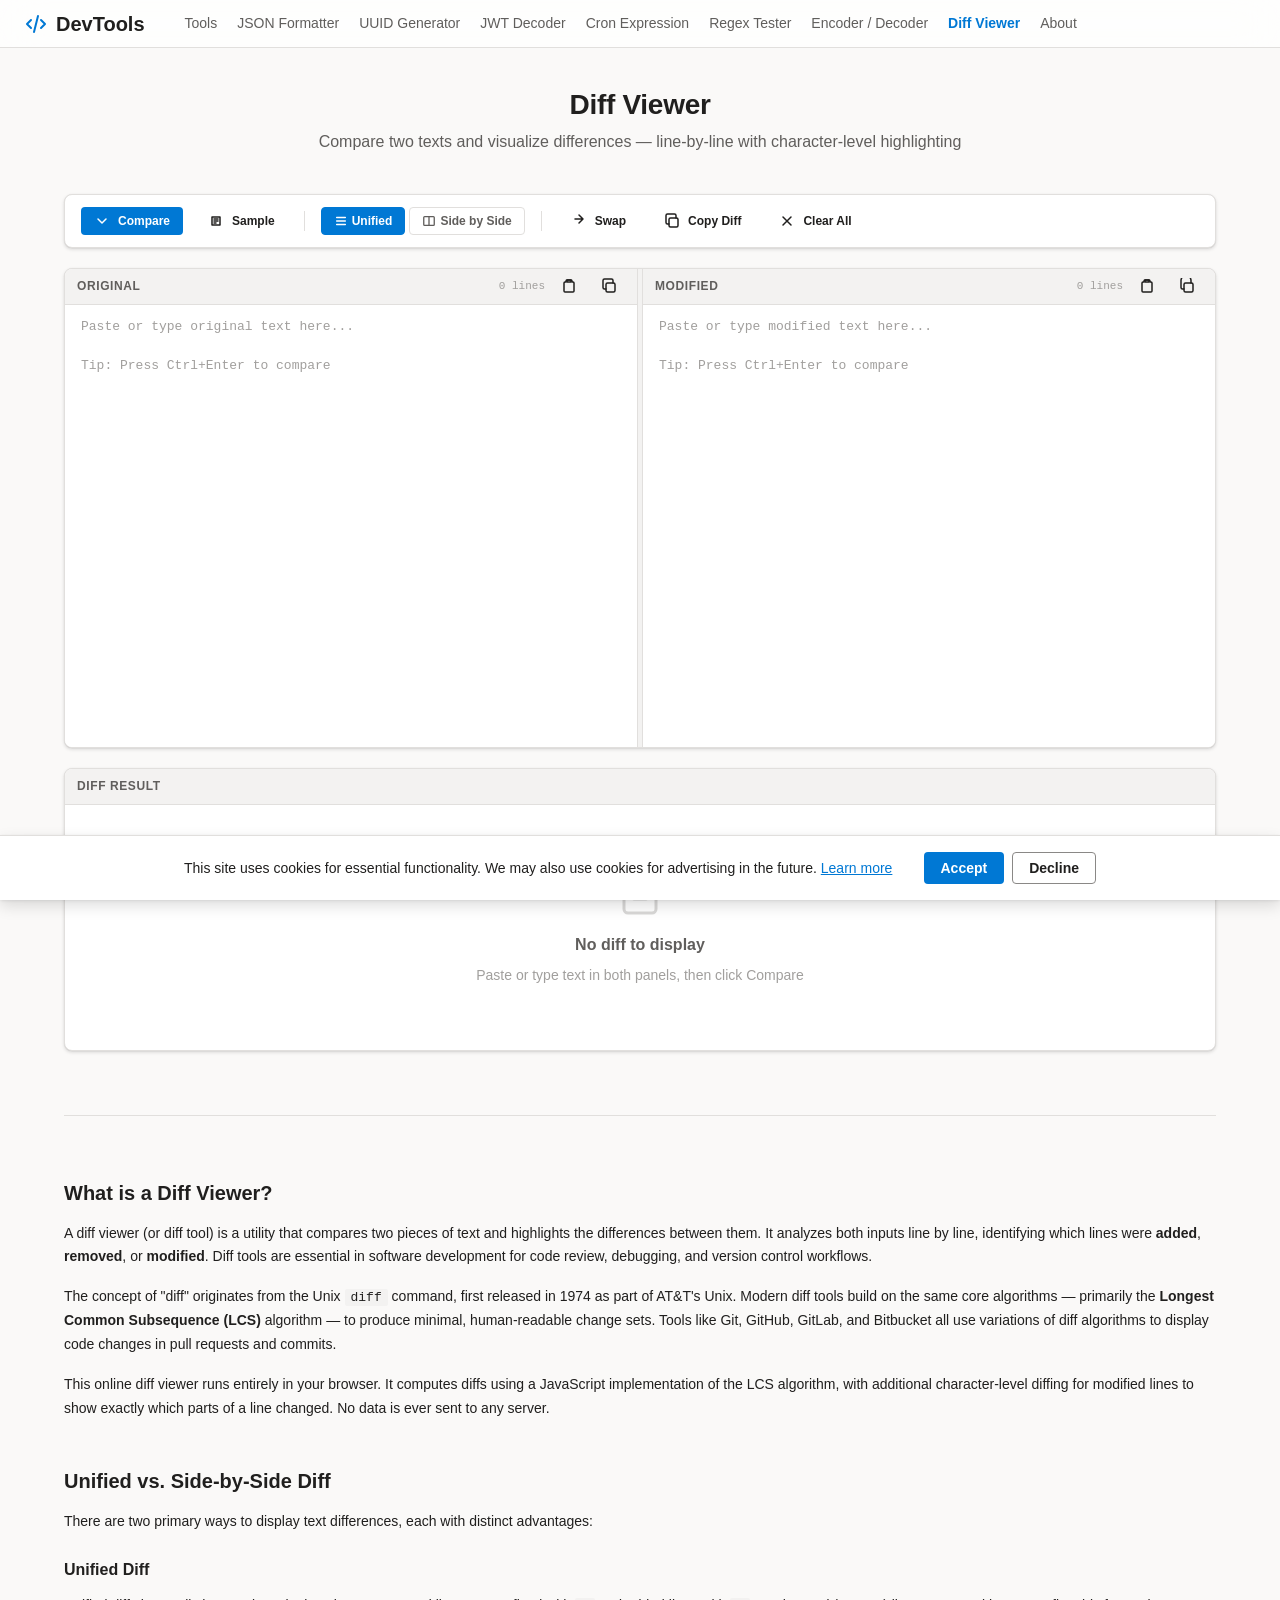
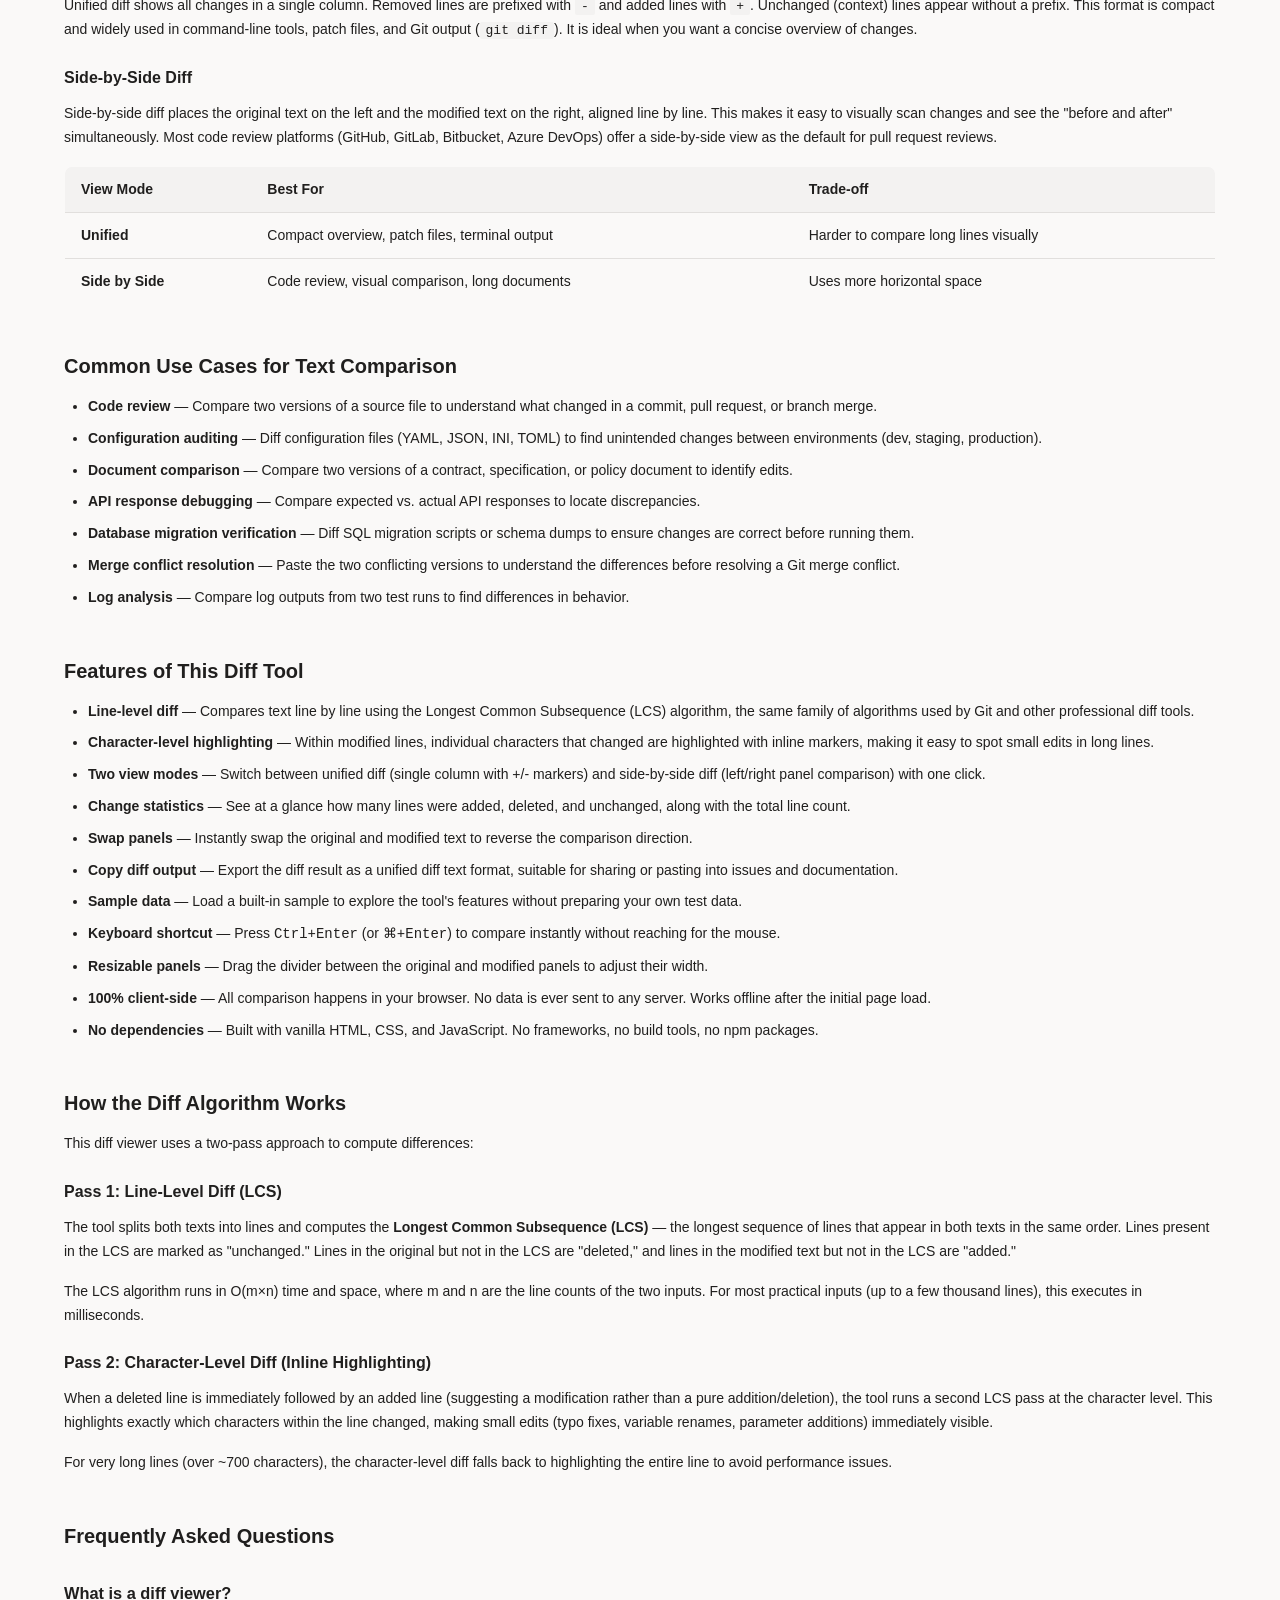
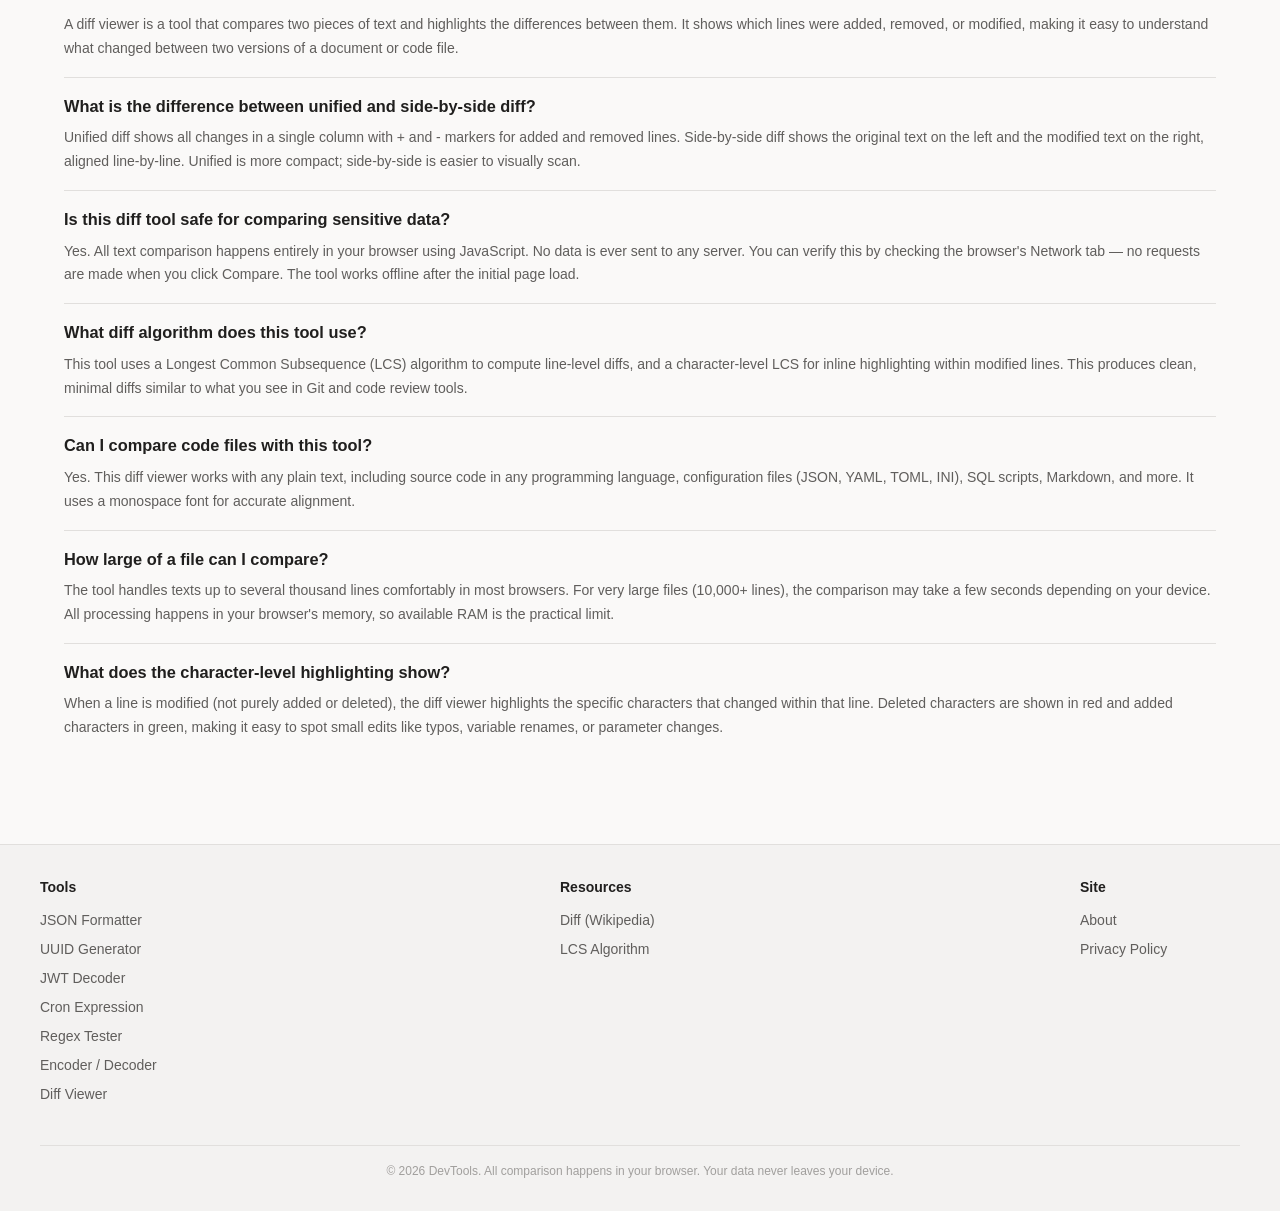
<file: diff-viewer/index.html>
<!DOCTYPE html>
<html lang="en">
<head>
    <script async src="https://pagead2.googlesyndication.com/pagead/js/adsbygoogle.js?client=ca-pub-9694301903093195"
         crossorigin="anonymous"></script>
  <meta charset="UTF-8">
  <meta name="viewport" content="width=device-width, initial-scale=1.0">
  <title>Diff Viewer — Compare Text Online Free | Side-by-Side &amp; Unified Diff</title>
  <meta name="description" content="Free online diff viewer and text comparison tool. Compare two texts side-by-side or in unified view with line-level and character-level highlighting. 100% client-side — your data never leaves your browser.">
  <meta name="keywords" content="diff viewer, text compare, diff tool, online diff, compare text, text difference, side by side diff, unified diff, code compare, free diff tool">
  <link rel="canonical" href="https://dev-tool.cc/diff-viewer/">
  <meta property="og:type" content="website">
  <meta property="og:title" content="Diff Viewer — Compare Text Online Free">
  <meta property="og:description" content="Compare two texts with line-level and character-level diff highlighting. Side-by-side and unified views. Free, private, no sign-up.">
  <meta property="og:url" content="https://dev-tool.cc/diff-viewer/">
  <meta name="twitter:card" content="summary_large_image">
  <meta name="twitter:title" content="Diff Viewer — Online Text Comparison Tool">
  <meta name="twitter:description" content="Compare text differences with inline highlights. Side-by-side and unified diff views. 100% client-side.">
  <link rel="icon" type="image/svg+xml" href="data:image/svg+xml,%3Csvg xmlns='http://www.w3.org/2000/svg' viewBox='0 0 32 32'%3E%3Crect width='32' height='32' rx='6' fill='%230078D4'/%3E%3Cpath d='M8 11l4 5-4 5M18 21h5' stroke='white' stroke-width='2' stroke-linecap='round' stroke-linejoin='round' fill='none'/%3E%3C/svg%3E">
  <link rel="stylesheet" href="/css/tokens.css">
  <link rel="stylesheet" href="/css/layout.css">
  <link rel="stylesheet" href="/css/components.css">
  <link rel="stylesheet" href="/diff-viewer/css/diff-viewer.css">
  <script type="application/ld+json">
  {
    "@context": "https://schema.org",
    "@type": "WebApplication",
    "name": "Diff Viewer",
    "url": "https://dev-tool.cc/diff-viewer/",
    "description": "Free online diff viewer and text comparison tool. Compare two texts side-by-side or in unified view with line-level and character-level highlighting. All processing happens client-side in your browser.",
    "applicationCategory": "DeveloperApplication",
    "operatingSystem": "Any",
    "offers": {
      "@type": "Offer",
      "price": "0",
      "priceCurrency": "USD"
    }
  }
  </script>
  <script type="application/ld+json">
  {
    "@context": "https://schema.org",
    "@type": "FAQPage",
    "mainEntity": [
      {
        "@type": "Question",
        "name": "What is a diff viewer?",
        "acceptedAnswer": {
          "@type": "Answer",
          "text": "A diff viewer is a tool that compares two pieces of text and highlights the differences between them. It shows which lines were added, removed, or modified, making it easy to understand what changed between two versions of a document or code file."
        }
      },
      {
        "@type": "Question",
        "name": "What is the difference between unified and side-by-side diff?",
        "acceptedAnswer": {
          "@type": "Answer",
          "text": "Unified diff shows all changes in a single column with + and - markers for added and removed lines. Side-by-side diff shows the original text on the left and the modified text on the right, aligned line-by-line. Unified is more compact; side-by-side is easier to visually scan."
        }
      },
      {
        "@type": "Question",
        "name": "Is this diff tool safe for comparing sensitive data?",
        "acceptedAnswer": {
          "@type": "Answer",
          "text": "Yes. All text comparison happens entirely in your browser using JavaScript. No data is ever sent to any server. You can verify this by checking the browser's Network tab. The tool works offline after the initial page load."
        }
      },
      {
        "@type": "Question",
        "name": "What diff algorithm does this tool use?",
        "acceptedAnswer": {
          "@type": "Answer",
          "text": "This tool uses a Longest Common Subsequence (LCS) algorithm to compute line-level diffs, and a character-level LCS for inline highlighting within modified lines. This produces clean, minimal diffs similar to what you see in Git and code review tools."
        }
      }
    ]
  }
  </script>
</head>
<body>
  <header class="nav" role="banner">
    <a href="/" class="nav__logo" aria-label="DevTools Home">
      <svg class="nav__logo-icon" viewBox="0 0 24 24" fill="none" stroke="currentColor" stroke-width="2" stroke-linecap="round" stroke-linejoin="round"><path d="M7 8l-4 4 4 4"/><path d="M17 8l4 4-4 4"/><path d="M14 4l-4 16"/></svg>
      DevTools
    </a>
    <nav>
      <ul class="nav__links" id="navLinks"></ul>
    </nav>
    <button class="nav__hamburger" id="navToggle" aria-label="Toggle menu" aria-expanded="false">
      <svg width="20" height="20" viewBox="0 0 20 20" fill="none" stroke="currentColor" stroke-width="2" stroke-linecap="round"><path d="M3 5h14M3 10h14M3 15h14"/></svg>
    </button>
  </header>

  <main class="main">
    <section class="hero">
      <h1 class="hero__title">Diff Viewer</h1>
      <p class="hero__subtitle">Compare two texts and visualize differences &mdash; line-by-line with character-level highlighting</p>
    </section>

    <!-- COMMAND BAR -->
    <div class="command-bar" role="toolbar" aria-label="Diff controls">
      <div class="command-bar__group">
        <button class="btn btn--primary btn--sm" id="btnCompare">
          <svg viewBox="0 0 16 16" fill="none" stroke="currentColor" stroke-width="1.5" stroke-linecap="round" stroke-linejoin="round"><path d="M4 6l4 4 4-4"/></svg>
          Compare
        </button>
        <button class="btn btn--subtle btn--sm" id="btnSample">
          <svg viewBox="0 0 16 16" fill="none" stroke="currentColor" stroke-width="1.5" stroke-linecap="round" stroke-linejoin="round"><path d="M4 4h8v8H4z"/><path d="M6 6h4"/><path d="M6 8h4"/><path d="M6 10h2"/></svg>
          Sample
        </button>
      </div>
      <div class="command-bar__separator" aria-hidden="true"></div>
      <div class="command-bar__group">
        <div class="diff-tab" role="group" aria-label="View mode">
          <button class="diff-tab__btn" aria-pressed="true" data-mode="unified">
            <svg viewBox="0 0 16 16" fill="none" stroke="currentColor" stroke-width="1.5" stroke-linecap="round"><path d="M3 4h10M3 8h10M3 12h10"/></svg>
            Unified
          </button>
          <button class="diff-tab__btn" aria-pressed="false" data-mode="split">
            <svg viewBox="0 0 16 16" fill="none" stroke="currentColor" stroke-width="1.5" stroke-linecap="round"><rect x="2" y="3" width="12" height="10" rx="1"/><line x1="8" y1="3" x2="8" y2="13"/></svg>
            Side by Side
          </button>
        </div>
      </div>
      <div class="command-bar__separator" aria-hidden="true"></div>
      <div class="command-bar__group">
        <button class="btn btn--subtle btn--sm" id="btnSwap" title="Swap original and modified">
          <svg viewBox="0 0 16 16" fill="none" stroke="currentColor" stroke-width="1.5" stroke-linecap="round" stroke-linejoin="round"><path d="M4 6h8M8 2l4 4-4 4"/></svg>
          Swap
        </button>
        <button class="btn btn--subtle btn--sm" id="btnCopyDiff" title="Copy diff as text">
          <svg viewBox="0 0 16 16" fill="none" stroke="currentColor" stroke-width="1.5" stroke-linecap="round" stroke-linejoin="round"><rect x="5" y="5" width="9" height="9" rx="1.5"/><path d="M5 11H3.5A1.5 1.5 0 012 9.5v-7A1.5 1.5 0 013.5 1h7A1.5 1.5 0 0112 2.5V5"/></svg>
          Copy Diff
        </button>
        <button class="btn btn--subtle btn--sm" id="btnClearAll">
          <svg viewBox="0 0 16 16" fill="none" stroke="currentColor" stroke-width="1.5" stroke-linecap="round"><path d="M4 4l8 8M12 4l-8 8"/></svg>
          Clear All
        </button>
      </div>
    </div>

    <!-- INPUT PANELS -->
    <div class="editor-layout" id="diffEditorLayout">
      <div class="editor-pane">
        <div class="editor-pane__header">
          <span class="editor-pane__title">Original</span>
          <div class="editor-pane__actions">
            <span class="diff-counter" id="origCounter">0 lines</span>
            <button class="btn btn--subtle btn--icon btn--sm" id="btnPasteOrig" title="Paste" aria-label="Paste into original panel">
              <svg viewBox="0 0 16 16" fill="none" stroke="currentColor" stroke-width="1.5" stroke-linecap="round" stroke-linejoin="round"><path d="M10 2H6a1 1 0 00-1 1v1H4a1 1 0 00-1 1v8a1 1 0 001 1h8a1 1 0 001-1V5a1 1 0 00-1-1h-1V3a1 1 0 00-1-1z"/><path d="M6 2h4v2H6z"/></svg>
            </button>
            <button class="btn btn--subtle btn--icon btn--sm" id="btnCopyOrig" title="Copy original" aria-label="Copy original text">
              <svg viewBox="0 0 16 16" fill="none" stroke="currentColor" stroke-width="1.5" stroke-linecap="round" stroke-linejoin="round"><rect x="5" y="5" width="9" height="9" rx="1.5"/><path d="M5 11H3.5A1.5 1.5 0 012 9.5v-7A1.5 1.5 0 013.5 1h7A1.5 1.5 0 0112 2.5V5"/></svg>
            </button>
          </div>
        </div>
        <textarea id="originalInput" class="diff-input__textarea" placeholder="Paste or type original text here...&#10;&#10;Tip: Press Ctrl+Enter to compare" spellcheck="false" aria-label="Original text input"></textarea>
      </div>

      <div class="editor-divider" id="diffDivider" role="separator" aria-label="Resize panels"></div>

      <div class="editor-pane">
        <div class="editor-pane__header">
          <span class="editor-pane__title">Modified</span>
          <div class="editor-pane__actions">
            <span class="diff-counter" id="modCounter">0 lines</span>
            <button class="btn btn--subtle btn--icon btn--sm" id="btnPasteMod" title="Paste" aria-label="Paste into modified panel">
              <svg viewBox="0 0 16 16" fill="none" stroke="currentColor" stroke-width="1.5" stroke-linecap="round" stroke-linejoin="round"><path d="M10 2H6a1 1 0 00-1 1v1H4a1 1 0 00-1 1v8a1 1 0 001 1h8a1 1 0 001-1V5a1 1 0 00-1-1h-1V3a1 1 0 00-1-1z"/><path d="M6 2h4v2H6z"/></svg>
            </button>
            <button class="btn btn--subtle btn--icon btn--sm" id="btnCopyMod" title="Copy modified" aria-label="Copy modified text">
              <svg viewBox="0 0 16 16" fill="none" stroke="currentColor" stroke-width="1.5" stroke-linecap="round" stroke-linejoin="round"><rect x="5" y="5" width="9" height="9" rx="1.5"/><path d="M5 11H3.5A1.5 1.5 0 012 9.5v-7A1.5 1.5 0 0112 2.5V5"/></svg>
            </button>
          </div>
        </div>
        <textarea id="modifiedInput" class="diff-input__textarea" placeholder="Paste or type modified text here...&#10;&#10;Tip: Press Ctrl+Enter to compare" spellcheck="false" aria-label="Modified text input"></textarea>
      </div>
    </div>

    <!-- STATS -->
    <div class="diff-stats" id="diffStats" style="display:none" role="status" aria-live="polite"></div>

    <!-- DIFF OUTPUT -->
    <div class="diff-output">
      <div class="diff-output__header">
        <span class="diff-output__title">Diff Result</span>
      </div>
      <div class="diff-output__body" id="diffBody"></div>
    </div>

    <!-- ==================== EDUCATIONAL CONTENT ==================== -->
    <div class="content-divider"></div>

    <!-- What is a Diff Viewer -->
    <section class="section">
      <h2 class="section__title">What is a Diff Viewer?</h2>
      <div class="content">
        <p>A diff viewer (or diff tool) is a utility that compares two pieces of text and highlights the differences between them. It analyzes both inputs line by line, identifying which lines were <strong>added</strong>, <strong>removed</strong>, or <strong>modified</strong>. Diff tools are essential in software development for code review, debugging, and version control workflows.</p>
        <p>The concept of "diff" originates from the Unix <code>diff</code> command, first released in 1974 as part of AT&amp;T's Unix. Modern diff tools build on the same core algorithms — primarily the <strong>Longest Common Subsequence (LCS)</strong> algorithm — to produce minimal, human-readable change sets. Tools like Git, GitHub, GitLab, and Bitbucket all use variations of diff algorithms to display code changes in pull requests and commits.</p>
        <p>This online diff viewer runs entirely in your browser. It computes diffs using a JavaScript implementation of the LCS algorithm, with additional character-level diffing for modified lines to show exactly which parts of a line changed. No data is ever sent to any server.</p>
      </div>
    </section>

    <!-- Unified vs Side-by-Side -->
    <section class="section">
      <h2 class="section__title">Unified vs. Side-by-Side Diff</h2>
      <div class="content">
        <p>There are two primary ways to display text differences, each with distinct advantages:</p>
        <h3>Unified Diff</h3>
        <p>Unified diff shows all changes in a single column. Removed lines are prefixed with <code>-</code> and added lines with <code>+</code>. Unchanged (context) lines appear without a prefix. This format is compact and widely used in command-line tools, patch files, and Git output (<code>git diff</code>). It is ideal when you want a concise overview of changes.</p>
        <h3>Side-by-Side Diff</h3>
        <p>Side-by-side diff places the original text on the left and the modified text on the right, aligned line by line. This makes it easy to visually scan changes and see the "before and after" simultaneously. Most code review platforms (GitHub, GitLab, Bitbucket, Azure DevOps) offer a side-by-side view as the default for pull request reviews.</p>
      </div>
      <table class="compare-table">
        <thead>
          <tr>
            <th>View Mode</th>
            <th>Best For</th>
            <th>Trade-off</th>
          </tr>
        </thead>
        <tbody>
          <tr>
            <td><strong>Unified</strong></td>
            <td>Compact overview, patch files, terminal output</td>
            <td>Harder to compare long lines visually</td>
          </tr>
          <tr>
            <td><strong>Side by Side</strong></td>
            <td>Code review, visual comparison, long documents</td>
            <td>Uses more horizontal space</td>
          </tr>
        </tbody>
      </table>
    </section>

    <!-- Use Cases -->
    <section class="section">
      <h2 class="section__title">Common Use Cases for Text Comparison</h2>
      <div class="content">
        <ul>
          <li><strong>Code review</strong> — Compare two versions of a source file to understand what changed in a commit, pull request, or branch merge.</li>
          <li><strong>Configuration auditing</strong> — Diff configuration files (YAML, JSON, INI, TOML) to find unintended changes between environments (dev, staging, production).</li>
          <li><strong>Document comparison</strong> — Compare two versions of a contract, specification, or policy document to identify edits.</li>
          <li><strong>API response debugging</strong> — Compare expected vs. actual API responses to locate discrepancies.</li>
          <li><strong>Database migration verification</strong> — Diff SQL migration scripts or schema dumps to ensure changes are correct before running them.</li>
          <li><strong>Merge conflict resolution</strong> — Paste the two conflicting versions to understand the differences before resolving a Git merge conflict.</li>
          <li><strong>Log analysis</strong> — Compare log outputs from two test runs to find differences in behavior.</li>
        </ul>
      </div>
    </section>

    <!-- Features -->
    <section class="section">
      <h2 class="section__title">Features of This Diff Tool</h2>
      <div class="content">
        <ul>
          <li><strong>Line-level diff</strong> — Compares text line by line using the Longest Common Subsequence (LCS) algorithm, the same family of algorithms used by Git and other professional diff tools.</li>
          <li><strong>Character-level highlighting</strong> — Within modified lines, individual characters that changed are highlighted with inline markers, making it easy to spot small edits in long lines.</li>
          <li><strong>Two view modes</strong> — Switch between unified diff (single column with +/- markers) and side-by-side diff (left/right panel comparison) with one click.</li>
          <li><strong>Change statistics</strong> — See at a glance how many lines were added, deleted, and unchanged, along with the total line count.</li>
          <li><strong>Swap panels</strong> — Instantly swap the original and modified text to reverse the comparison direction.</li>
          <li><strong>Copy diff output</strong> — Export the diff result as a unified diff text format, suitable for sharing or pasting into issues and documentation.</li>
          <li><strong>Sample data</strong> — Load a built-in sample to explore the tool's features without preparing your own test data.</li>
          <li><strong>Keyboard shortcut</strong> — Press <kbd>Ctrl+Enter</kbd> (or <kbd>⌘+Enter</kbd>) to compare instantly without reaching for the mouse.</li>
          <li><strong>Resizable panels</strong> — Drag the divider between the original and modified panels to adjust their width.</li>
          <li><strong>100% client-side</strong> — All comparison happens in your browser. No data is ever sent to any server. Works offline after the initial page load.</li>
          <li><strong>No dependencies</strong> — Built with vanilla HTML, CSS, and JavaScript. No frameworks, no build tools, no npm packages.</li>
        </ul>
      </div>
    </section>

    <!-- How It Works -->
    <section class="section">
      <h2 class="section__title">How the Diff Algorithm Works</h2>
      <div class="content">
        <p>This diff viewer uses a two-pass approach to compute differences:</p>
        <h3>Pass 1: Line-Level Diff (LCS)</h3>
        <p>The tool splits both texts into lines and computes the <strong>Longest Common Subsequence (LCS)</strong> — the longest sequence of lines that appear in both texts in the same order. Lines present in the LCS are marked as "unchanged." Lines in the original but not in the LCS are "deleted," and lines in the modified text but not in the LCS are "added."</p>
        <p>The LCS algorithm runs in O(m×n) time and space, where m and n are the line counts of the two inputs. For most practical inputs (up to a few thousand lines), this executes in milliseconds.</p>
        <h3>Pass 2: Character-Level Diff (Inline Highlighting)</h3>
        <p>When a deleted line is immediately followed by an added line (suggesting a modification rather than a pure addition/deletion), the tool runs a second LCS pass at the character level. This highlights exactly which characters within the line changed, making small edits (typo fixes, variable renames, parameter additions) immediately visible.</p>
        <p>For very long lines (over ~700 characters), the character-level diff falls back to highlighting the entire line to avoid performance issues.</p>
      </div>
    </section>

    <!-- FAQ -->
    <section class="section">
      <h2 class="section__title">Frequently Asked Questions</h2>
      <div class="faq-item">
        <h3 class="faq-question">What is a diff viewer?</h3>
        <p class="faq-answer">A diff viewer is a tool that compares two pieces of text and highlights the differences between them. It shows which lines were added, removed, or modified, making it easy to understand what changed between two versions of a document or code file.</p>
      </div>
      <div class="faq-item">
        <h3 class="faq-question">What is the difference between unified and side-by-side diff?</h3>
        <p class="faq-answer">Unified diff shows all changes in a single column with + and - markers for added and removed lines. Side-by-side diff shows the original text on the left and the modified text on the right, aligned line-by-line. Unified is more compact; side-by-side is easier to visually scan.</p>
      </div>
      <div class="faq-item">
        <h3 class="faq-question">Is this diff tool safe for comparing sensitive data?</h3>
        <p class="faq-answer">Yes. All text comparison happens entirely in your browser using JavaScript. No data is ever sent to any server. You can verify this by checking the browser's Network tab — no requests are made when you click Compare. The tool works offline after the initial page load.</p>
      </div>
      <div class="faq-item">
        <h3 class="faq-question">What diff algorithm does this tool use?</h3>
        <p class="faq-answer">This tool uses a Longest Common Subsequence (LCS) algorithm to compute line-level diffs, and a character-level LCS for inline highlighting within modified lines. This produces clean, minimal diffs similar to what you see in Git and code review tools.</p>
      </div>
      <div class="faq-item">
        <h3 class="faq-question">Can I compare code files with this tool?</h3>
        <p class="faq-answer">Yes. This diff viewer works with any plain text, including source code in any programming language, configuration files (JSON, YAML, TOML, INI), SQL scripts, Markdown, and more. It uses a monospace font for accurate alignment.</p>
      </div>
      <div class="faq-item">
        <h3 class="faq-question">How large of a file can I compare?</h3>
        <p class="faq-answer">The tool handles texts up to several thousand lines comfortably in most browsers. For very large files (10,000+ lines), the comparison may take a few seconds depending on your device. All processing happens in your browser's memory, so available RAM is the practical limit.</p>
      </div>
      <div class="faq-item">
        <h3 class="faq-question">What does the character-level highlighting show?</h3>
        <p class="faq-answer">When a line is modified (not purely added or deleted), the diff viewer highlights the specific characters that changed within that line. Deleted characters are shown in red and added characters in green, making it easy to spot small edits like typos, variable renames, or parameter changes.</p>
      </div>
    </section>
  </main>

  <footer class="footer" role="contentinfo">
    <div class="footer__inner">
      <div class="footer__col">
        <div class="footer__heading">Tools</div>
        <ul class="footer__links">
          <li><a href="/json-prettier/" class="footer__link">JSON Formatter</a></li>
          <li><a href="/uuid-generator/" class="footer__link">UUID Generator</a></li>
          <li><a href="/jwt-decoder/" class="footer__link">JWT Decoder</a></li>
          <li><a href="/cron-expression/" class="footer__link">Cron Expression</a></li>
          <li><a href="/regex-tester/" class="footer__link">Regex Tester</a></li>
          <li><a href="/encoder-decoder/" class="footer__link">Encoder / Decoder</a></li>
          <li><a href="/diff-viewer/" class="footer__link">Diff Viewer</a></li>
        </ul>
      </div>
      <div class="footer__col">
        <div class="footer__heading">Resources</div>
        <ul class="footer__links">
          <li><a href="https://en.wikipedia.org/wiki/Diff" class="footer__link" target="_blank" rel="noopener">Diff (Wikipedia)</a></li>
          <li><a href="https://en.wikipedia.org/wiki/Longest_common_subsequence" class="footer__link" target="_blank" rel="noopener">LCS Algorithm</a></li>
        </ul>
      </div>
      <div class="footer__col">
        <div class="footer__heading">Site</div>
        <ul class="footer__links">
          <li><a href="/about.html" class="footer__link">About</a></li>
          <li><a href="/privacy.html" class="footer__link">Privacy Policy</a></li>
        </ul>
      </div>
      <p class="footer__copy">&copy; 2026 DevTools. All comparison happens in your browser. Your data never leaves your device.</p>
    </div>
  </footer>

  <div class="toast-container" id="toastContainer" aria-live="polite"></div>

  <script src="/js/utils.js"></script>
  <script src="/js/nav.js"></script>
  <script src="/diff-viewer/js/app.js"></script>
  <script src="/js/cookie-consent.js"></script>
</body>
</html>
</file>
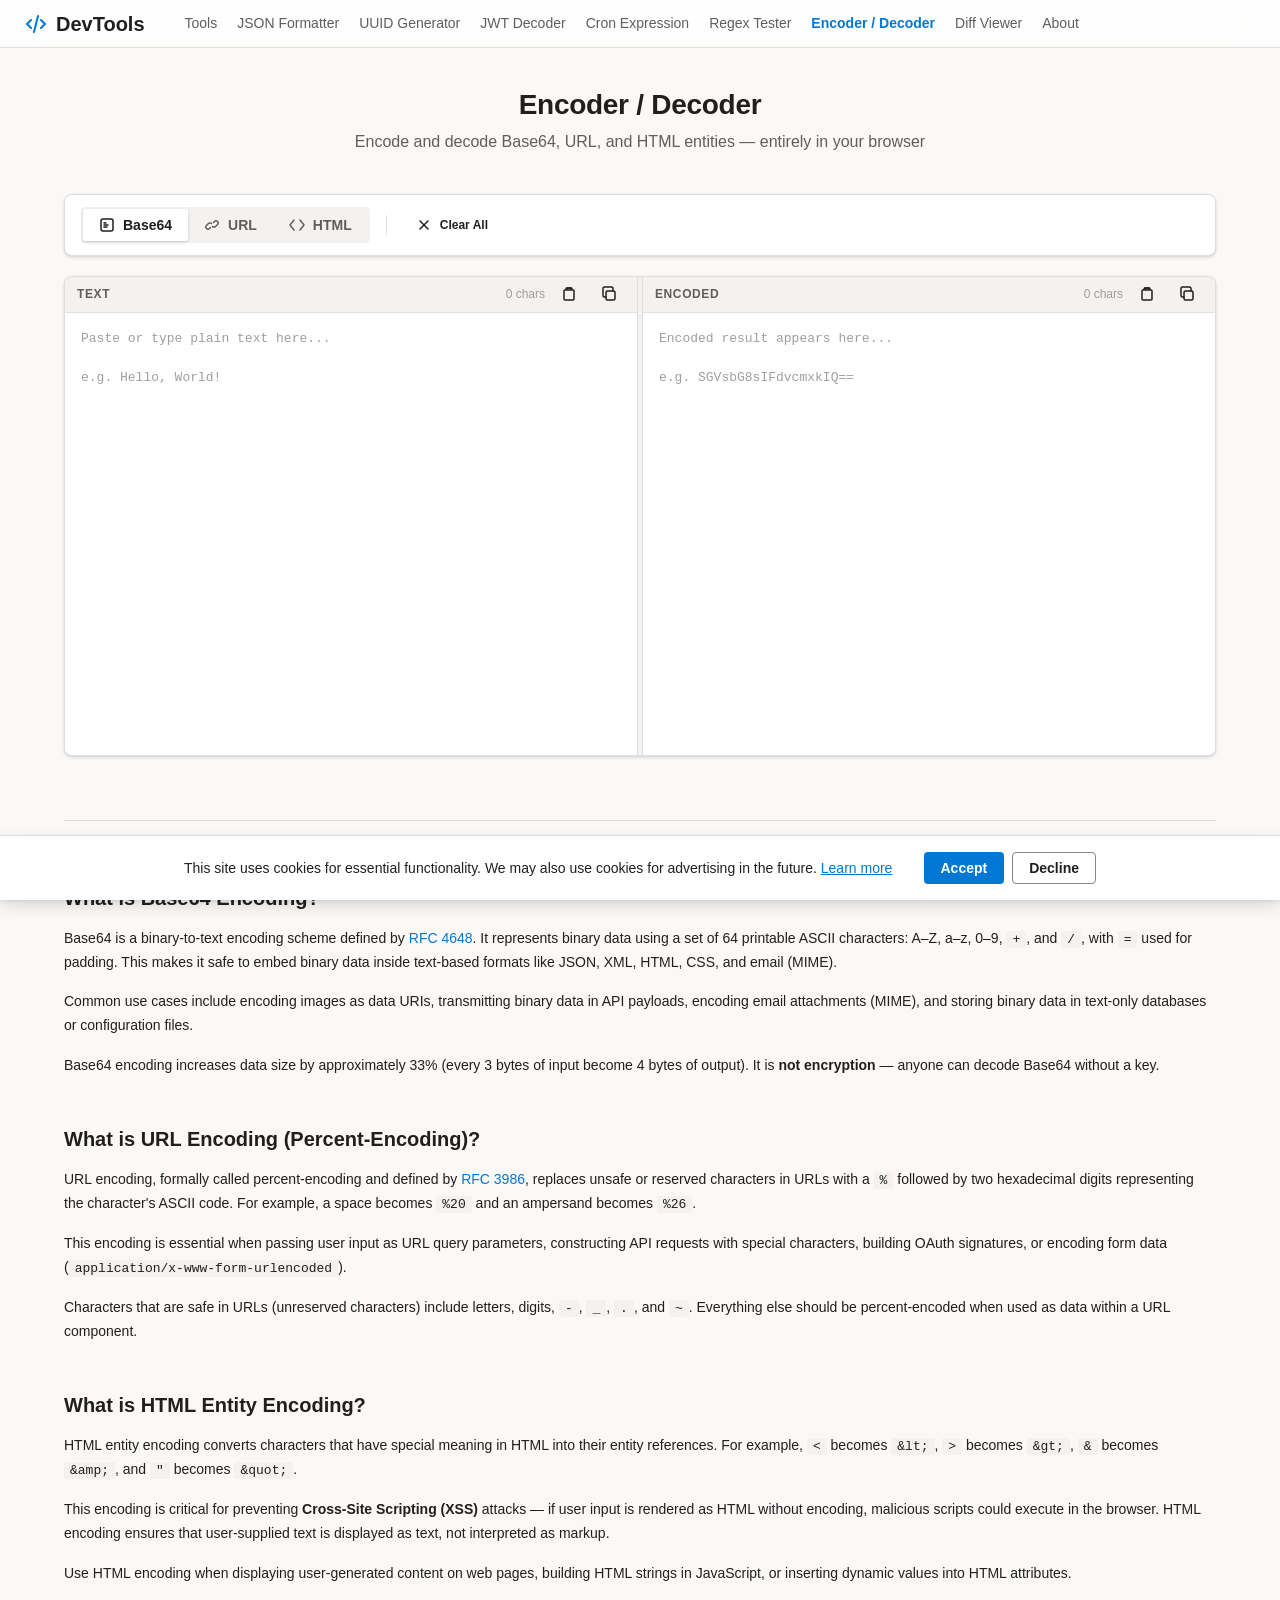
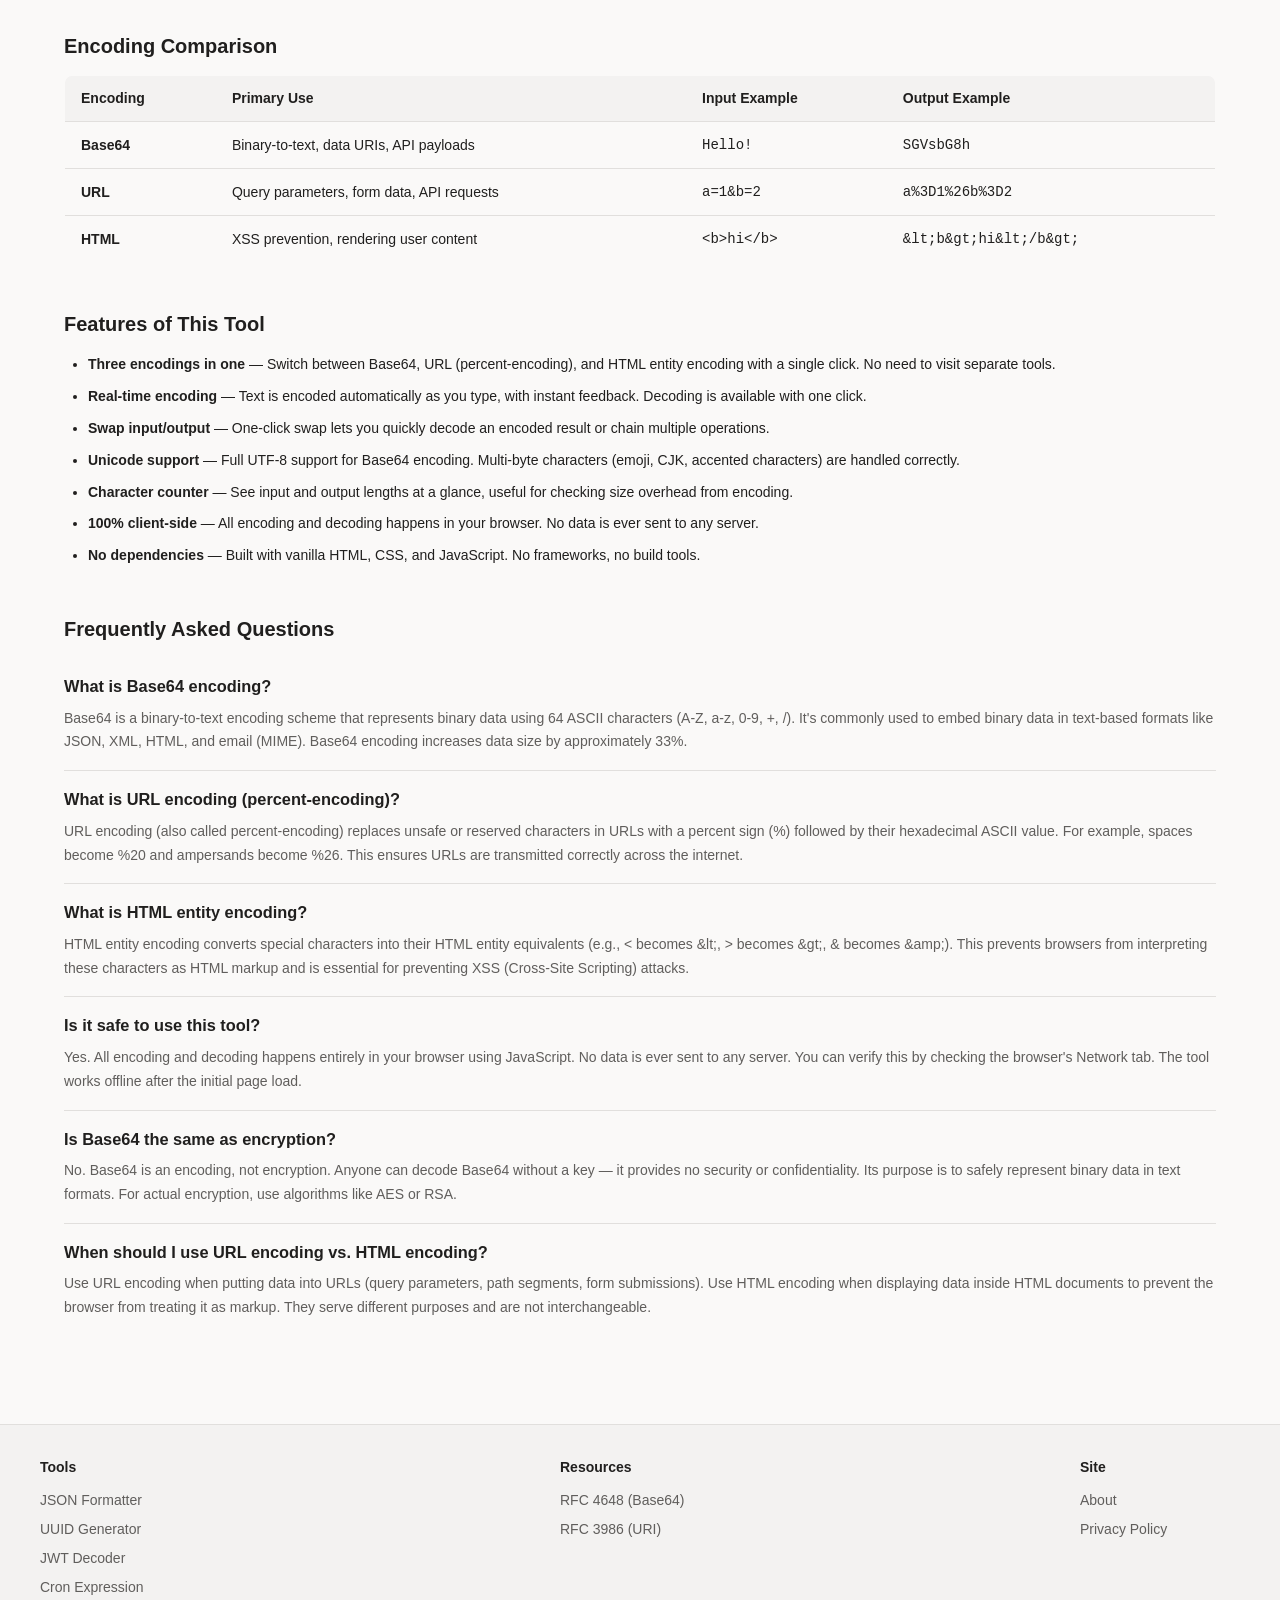
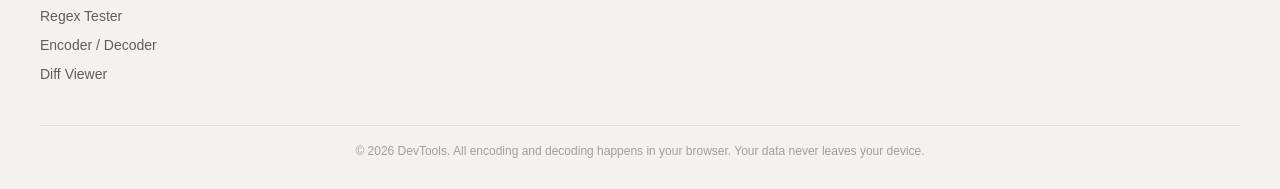
<file: encoder-decoder/index.html>
<!DOCTYPE html>
<html lang="en">
<head>
    <script async src="https://pagead2.googlesyndication.com/pagead/js/adsbygoogle.js?client=ca-pub-9694301903093195"
         crossorigin="anonymous"></script>
  <meta charset="UTF-8">
  <meta name="viewport" content="width=device-width, initial-scale=1.0">
  <title>Encoder / Decoder — Base64, URL, HTML Encode &amp; Decode Online Free</title>
  <meta name="description" content="Free online encoder and decoder. Base64, URL, and HTML encoding/decoding instantly in your browser. No data sent to any server — 100% client-side.">
  <meta name="keywords" content="base64 encoder, base64 decoder, url encoder, url decoder, html encoder, html decoder, percent encoding, online encoder, free encoder">
  <link rel="canonical" href="https://dev-tool.cc/encoder-decoder/">
  <meta property="og:type" content="website">
  <meta property="og:title" content="Encoder / Decoder — Base64, URL, HTML Encode & Decode Online">
  <meta property="og:description" content="Free online encoder and decoder. Base64, URL, and HTML encoding/decoding. All processing in your browser.">
  <meta property="og:url" content="https://dev-tool.cc/encoder-decoder/">
  <meta name="twitter:card" content="summary_large_image">
  <meta name="twitter:title" content="Encoder / Decoder — Base64, URL, HTML Online Tool">
  <meta name="twitter:description" content="Encode and decode Base64, URL, and HTML in your browser. Free, private, no sign-up.">
  <link rel="icon" type="image/svg+xml" href="data:image/svg+xml,%3Csvg xmlns='http://www.w3.org/2000/svg' viewBox='0 0 32 32'%3E%3Crect width='32' height='32' rx='6' fill='%230078D4'/%3E%3Cpath d='M8 11l4 5-4 5M18 21h5' stroke='white' stroke-width='2' stroke-linecap='round' stroke-linejoin='round' fill='none'/%3E%3C/svg%3E">
  <link rel="stylesheet" href="/css/tokens.css">
  <link rel="stylesheet" href="/css/layout.css">
  <link rel="stylesheet" href="/css/components.css">
  <link rel="stylesheet" href="/encoder-decoder/css/encoder-decoder.css">
  <script type="application/ld+json">
  {
    "@context": "https://schema.org",
    "@type": "WebApplication",
    "name": "Encoder / Decoder",
    "url": "https://dev-tool.cc/encoder-decoder/",
    "description": "Free online tool to encode and decode Base64, URL (percent-encoding), and HTML entities. All processing happens client-side in your browser.",
    "applicationCategory": "DeveloperApplication",
    "operatingSystem": "Any",
    "offers": {
      "@type": "Offer",
      "price": "0",
      "priceCurrency": "USD"
    }
  }
  </script>
  <script type="application/ld+json">
  {
    "@context": "https://schema.org",
    "@type": "FAQPage",
    "mainEntity": [
      {
        "@type": "Question",
        "name": "What is Base64 encoding?",
        "acceptedAnswer": {
          "@type": "Answer",
          "text": "Base64 is a binary-to-text encoding scheme that represents binary data using 64 ASCII characters (A-Z, a-z, 0-9, +, /). It's commonly used to embed binary data in text-based formats like JSON, XML, HTML, and email (MIME). Base64 encoding increases data size by approximately 33%."
        }
      },
      {
        "@type": "Question",
        "name": "What is URL encoding (percent-encoding)?",
        "acceptedAnswer": {
          "@type": "Answer",
          "text": "URL encoding (also called percent-encoding) replaces unsafe or reserved characters in URLs with a percent sign (%) followed by their hexadecimal ASCII value. For example, spaces become %20 and ampersands become %26. This ensures URLs are transmitted correctly across the internet."
        }
      },
      {
        "@type": "Question",
        "name": "What is HTML entity encoding?",
        "acceptedAnswer": {
          "@type": "Answer",
          "text": "HTML entity encoding converts special characters into their HTML entity equivalents (e.g., < becomes &lt;, > becomes &gt;, & becomes &amp;). This prevents browsers from interpreting these characters as HTML markup and is essential for preventing XSS (Cross-Site Scripting) attacks."
        }
      },
      {
        "@type": "Question",
        "name": "Is it safe to use this tool?",
        "acceptedAnswer": {
          "@type": "Answer",
          "text": "Yes. All encoding and decoding happens entirely in your browser using JavaScript. No data is ever sent to any server. You can verify this by checking the browser's Network tab. The tool works offline after the initial page load."
        }
      }
    ]
  }
  </script>
</head>
<body>
  <header class="nav" role="banner">
    <a href="/" class="nav__logo" aria-label="DevTools Home">
      <svg class="nav__logo-icon" viewBox="0 0 24 24" fill="none" stroke="currentColor" stroke-width="2" stroke-linecap="round" stroke-linejoin="round"><path d="M7 8l-4 4 4 4"/><path d="M17 8l4 4-4 4"/><path d="M14 4l-4 16"/></svg>
      DevTools
    </a>
    <nav>
      <ul class="nav__links" id="navLinks"></ul>
    </nav>
    <button class="nav__hamburger" id="navToggle" aria-label="Toggle menu" aria-expanded="false">
      <svg width="20" height="20" viewBox="0 0 20 20" fill="none" stroke="currentColor" stroke-width="2" stroke-linecap="round"><path d="M3 5h14M3 10h14M3 15h14"/></svg>
    </button>
  </header>

  <main class="main">
    <section class="hero">
      <h1 class="hero__title">Encoder / Decoder</h1>
      <p class="hero__subtitle">Encode and decode Base64, URL, and HTML entities &mdash; entirely in your browser</p>
    </section>

    <!-- COMMAND BAR -->
    <div class="command-bar" role="toolbar" aria-label="Encoding mode selection">
      <div class="command-bar__group">
        <div class="enc-tab" role="group" aria-label="Encoding type">
          <button class="enc-tab__btn" aria-pressed="true" data-mode="base64">
            <svg viewBox="0 0 16 16" fill="none" stroke="currentColor" stroke-width="1.5" stroke-linecap="round" stroke-linejoin="round"><rect x="2" y="2" width="12" height="12" rx="2"/><path d="M5 6h2M5 8h4M5 10h3"/></svg>
            Base64
          </button>
          <button class="enc-tab__btn" aria-pressed="false" data-mode="url">
            <svg viewBox="0 0 16 16" fill="none" stroke="currentColor" stroke-width="1.5" stroke-linecap="round" stroke-linejoin="round"><path d="M6.5 10.5l-1 1a2.12 2.12 0 01-3-3l2-2a2.12 2.12 0 013 0"/><path d="M9.5 5.5l1-1a2.12 2.12 0 013 3l-2 2a2.12 2.12 0 01-3 0"/></svg>
            URL
          </button>
          <button class="enc-tab__btn" aria-pressed="false" data-mode="html">
            <svg viewBox="0 0 16 16" fill="none" stroke="currentColor" stroke-width="1.5" stroke-linecap="round" stroke-linejoin="round"><path d="M5 3L1 8l4 5"/><path d="M11 3l4 5-4 5"/></svg>
            HTML
          </button>
        </div>
      </div>
      <div class="command-bar__separator" aria-hidden="true"></div>
      <div class="command-bar__group">
        <button class="btn btn--subtle btn--sm" id="btnClearAll">
          <svg viewBox="0 0 16 16" fill="none" stroke="currentColor" stroke-width="1.5" stroke-linecap="round"><path d="M4 4l8 8M12 4l-8 8"/></svg>
          Clear All
        </button>
      </div>
    </div>

    <!-- ERROR -->
    <div class="enc-error" id="encError" style="display:none" role="alert"></div>

    <!-- EDITOR LAYOUT (mirrors JSON Stringify) -->
    <div class="editor-layout" id="encEditorLayout">
      <div class="editor-pane" id="textPane">
        <div class="editor-pane__header">
          <span class="editor-pane__title">Text</span>
          <div class="editor-pane__actions">
            <span class="enc-counter" id="inputCounter">0 chars</span>
            <button class="btn btn--subtle btn--icon btn--sm" id="btnPasteText" title="Paste" aria-label="Paste into text panel">
              <svg viewBox="0 0 16 16" fill="none" stroke="currentColor" stroke-width="1.5" stroke-linecap="round" stroke-linejoin="round"><path d="M10 2H6a1 1 0 00-1 1v1H4a1 1 0 00-1 1v8a1 1 0 001 1h8a1 1 0 001-1V5a1 1 0 00-1-1h-1V3a1 1 0 00-1-1z"/><path d="M6 2h4v2H6z"/></svg>
            </button>
            <button class="btn btn--subtle btn--icon btn--sm" id="btnCopyText" title="Copy text" aria-label="Copy text">
              <svg viewBox="0 0 16 16" fill="none" stroke="currentColor" stroke-width="1.5" stroke-linecap="round" stroke-linejoin="round"><rect x="5" y="5" width="9" height="9" rx="1.5"/><path d="M5 11H3.5A1.5 1.5 0 012 9.5v-7A1.5 1.5 0 013.5 1h7A1.5 1.5 0 0112 2.5V5"/></svg>
            </button>
          </div>
        </div>
        <textarea id="encInput" class="enc-panel__textarea" placeholder="Paste or type plain text here...&#10;&#10;e.g. Hello, World!" spellcheck="false" aria-label="Text input"></textarea>
      </div>

      <div class="editor-divider" id="encDivider" role="separator" aria-label="Resize panels"></div>

      <div class="editor-pane" id="encodedPane">
        <div class="editor-pane__header">
          <span class="editor-pane__title">Encoded</span>
          <div class="editor-pane__actions">
            <span class="enc-counter" id="outputCounter">0 chars</span>
            <button class="btn btn--subtle btn--icon btn--sm" id="btnPasteEncoded" title="Paste" aria-label="Paste into encoded panel">
              <svg viewBox="0 0 16 16" fill="none" stroke="currentColor" stroke-width="1.5" stroke-linecap="round" stroke-linejoin="round"><path d="M10 2H6a1 1 0 00-1 1v1H4a1 1 0 00-1 1v8a1 1 0 001 1h8a1 1 0 001-1V5a1 1 0 00-1-1h-1V3a1 1 0 00-1-1z"/><path d="M6 2h4v2H6z"/></svg>
            </button>
            <button class="btn btn--subtle btn--icon btn--sm" id="btnCopyEncoded" title="Copy encoded" aria-label="Copy encoded">
              <svg viewBox="0 0 16 16" fill="none" stroke="currentColor" stroke-width="1.5" stroke-linecap="round" stroke-linejoin="round"><rect x="5" y="5" width="9" height="9" rx="1.5"/><path d="M5 11H3.5A1.5 1.5 0 012 9.5v-7A1.5 1.5 0 013.5 1h7A1.5 1.5 0 0112 2.5V5"/></svg>
            </button>
          </div>
        </div>
        <textarea id="encOutput" class="enc-panel__textarea" placeholder="Encoded result appears here...&#10;&#10;e.g. SGVsbG8sIFdvcmxkIQ==" spellcheck="false" aria-label="Encoded output"></textarea>
      </div>
    </div>

    <!-- ==================== EDUCATIONAL CONTENT ==================== -->
    <div class="content-divider"></div>

    <!-- Base64 -->
    <section class="section">
      <h2 class="section__title">What is Base64 Encoding?</h2>
      <div class="content">
        <p>Base64 is a binary-to-text encoding scheme defined by <a href="https://datatracker.ietf.org/doc/html/rfc4648" target="_blank" rel="noopener">RFC 4648</a>. It represents binary data using a set of 64 printable ASCII characters: A&ndash;Z, a&ndash;z, 0&ndash;9, <code>+</code>, and <code>/</code>, with <code>=</code> used for padding. This makes it safe to embed binary data inside text-based formats like JSON, XML, HTML, CSS, and email (MIME).</p>
        <p>Common use cases include encoding images as data URIs, transmitting binary data in API payloads, encoding email attachments (MIME), and storing binary data in text-only databases or configuration files.</p>
        <p>Base64 encoding increases data size by approximately 33% (every 3 bytes of input become 4 bytes of output). It is <strong>not encryption</strong> — anyone can decode Base64 without a key.</p>
      </div>
    </section>

    <!-- URL Encoding -->
    <section class="section">
      <h2 class="section__title">What is URL Encoding (Percent-Encoding)?</h2>
      <div class="content">
        <p>URL encoding, formally called percent-encoding and defined by <a href="https://datatracker.ietf.org/doc/html/rfc3986" target="_blank" rel="noopener">RFC 3986</a>, replaces unsafe or reserved characters in URLs with a <code>%</code> followed by two hexadecimal digits representing the character's ASCII code. For example, a space becomes <code>%20</code> and an ampersand becomes <code>%26</code>.</p>
        <p>This encoding is essential when passing user input as URL query parameters, constructing API requests with special characters, building OAuth signatures, or encoding form data (<code>application/x-www-form-urlencoded</code>).</p>
        <p>Characters that are safe in URLs (unreserved characters) include letters, digits, <code>-</code>, <code>_</code>, <code>.</code>, and <code>~</code>. Everything else should be percent-encoded when used as data within a URL component.</p>
      </div>
    </section>

    <!-- HTML Encoding -->
    <section class="section">
      <h2 class="section__title">What is HTML Entity Encoding?</h2>
      <div class="content">
        <p>HTML entity encoding converts characters that have special meaning in HTML into their entity references. For example, <code>&lt;</code> becomes <code>&amp;lt;</code>, <code>&gt;</code> becomes <code>&amp;gt;</code>, <code>&amp;</code> becomes <code>&amp;amp;</code>, and <code>&quot;</code> becomes <code>&amp;quot;</code>.</p>
        <p>This encoding is critical for preventing <strong>Cross-Site Scripting (XSS)</strong> attacks — if user input is rendered as HTML without encoding, malicious scripts could execute in the browser. HTML encoding ensures that user-supplied text is displayed as text, not interpreted as markup.</p>
        <p>Use HTML encoding when displaying user-generated content on web pages, building HTML strings in JavaScript, or inserting dynamic values into HTML attributes.</p>
      </div>
    </section>

    <!-- Comparison Table -->
    <section class="section">
      <h2 class="section__title">Encoding Comparison</h2>
      <table class="compare-table">
        <thead>
          <tr>
            <th>Encoding</th>
            <th>Primary Use</th>
            <th>Input Example</th>
            <th>Output Example</th>
          </tr>
        </thead>
        <tbody>
          <tr>
            <td><strong>Base64</strong></td>
            <td>Binary-to-text, data URIs, API payloads</td>
            <td><code>Hello!</code></td>
            <td><code>SGVsbG8h</code></td>
          </tr>
          <tr>
            <td><strong>URL</strong></td>
            <td>Query parameters, form data, API requests</td>
            <td><code>a=1&b=2</code></td>
            <td><code>a%3D1%26b%3D2</code></td>
          </tr>
          <tr>
            <td><strong>HTML</strong></td>
            <td>XSS prevention, rendering user content</td>
            <td><code>&lt;b&gt;hi&lt;/b&gt;</code></td>
            <td><code>&amp;lt;b&amp;gt;hi&amp;lt;/b&amp;gt;</code></td>
          </tr>
        </tbody>
      </table>
    </section>

    <!-- Features -->
    <section class="section">
      <h2 class="section__title">Features of This Tool</h2>
      <div class="content">
        <ul>
          <li><strong>Three encodings in one</strong> — Switch between Base64, URL (percent-encoding), and HTML entity encoding with a single click. No need to visit separate tools.</li>
          <li><strong>Real-time encoding</strong> — Text is encoded automatically as you type, with instant feedback. Decoding is available with one click.</li>
          <li><strong>Swap input/output</strong> — One-click swap lets you quickly decode an encoded result or chain multiple operations.</li>
          <li><strong>Unicode support</strong> — Full UTF-8 support for Base64 encoding. Multi-byte characters (emoji, CJK, accented characters) are handled correctly.</li>
          <li><strong>Character counter</strong> — See input and output lengths at a glance, useful for checking size overhead from encoding.</li>
          <li><strong>100% client-side</strong> — All encoding and decoding happens in your browser. No data is ever sent to any server.</li>
          <li><strong>No dependencies</strong> — Built with vanilla HTML, CSS, and JavaScript. No frameworks, no build tools.</li>
        </ul>
      </div>
    </section>

    <!-- FAQ -->
    <section class="section">
      <h2 class="section__title">Frequently Asked Questions</h2>
      <div class="faq-item">
        <h3 class="faq-question">What is Base64 encoding?</h3>
        <p class="faq-answer">Base64 is a binary-to-text encoding scheme that represents binary data using 64 ASCII characters (A-Z, a-z, 0-9, +, /). It's commonly used to embed binary data in text-based formats like JSON, XML, HTML, and email (MIME). Base64 encoding increases data size by approximately 33%.</p>
      </div>
      <div class="faq-item">
        <h3 class="faq-question">What is URL encoding (percent-encoding)?</h3>
        <p class="faq-answer">URL encoding (also called percent-encoding) replaces unsafe or reserved characters in URLs with a percent sign (%) followed by their hexadecimal ASCII value. For example, spaces become %20 and ampersands become %26. This ensures URLs are transmitted correctly across the internet.</p>
      </div>
      <div class="faq-item">
        <h3 class="faq-question">What is HTML entity encoding?</h3>
        <p class="faq-answer">HTML entity encoding converts special characters into their HTML entity equivalents (e.g., &lt; becomes &amp;lt;, &gt; becomes &amp;gt;, &amp; becomes &amp;amp;). This prevents browsers from interpreting these characters as HTML markup and is essential for preventing XSS (Cross-Site Scripting) attacks.</p>
      </div>
      <div class="faq-item">
        <h3 class="faq-question">Is it safe to use this tool?</h3>
        <p class="faq-answer">Yes. All encoding and decoding happens entirely in your browser using JavaScript. No data is ever sent to any server. You can verify this by checking the browser's Network tab. The tool works offline after the initial page load.</p>
      </div>
      <div class="faq-item">
        <h3 class="faq-question">Is Base64 the same as encryption?</h3>
        <p class="faq-answer">No. Base64 is an encoding, not encryption. Anyone can decode Base64 without a key — it provides no security or confidentiality. Its purpose is to safely represent binary data in text formats. For actual encryption, use algorithms like AES or RSA.</p>
      </div>
      <div class="faq-item">
        <h3 class="faq-question">When should I use URL encoding vs. HTML encoding?</h3>
        <p class="faq-answer">Use URL encoding when putting data into URLs (query parameters, path segments, form submissions). Use HTML encoding when displaying data inside HTML documents to prevent the browser from treating it as markup. They serve different purposes and are not interchangeable.</p>
      </div>
    </section>
  </main>

  <footer class="footer" role="contentinfo">
    <div class="footer__inner">
      <div class="footer__col">
        <div class="footer__heading">Tools</div>
        <ul class="footer__links">
          <li><a href="/json-prettier/" class="footer__link">JSON Formatter</a></li>
          <li><a href="/uuid-generator/" class="footer__link">UUID Generator</a></li>
          <li><a href="/jwt-decoder/" class="footer__link">JWT Decoder</a></li>
          <li><a href="/cron-expression/" class="footer__link">Cron Expression</a></li>
          <li><a href="/regex-tester/" class="footer__link">Regex Tester</a></li>
          <li><a href="/encoder-decoder/" class="footer__link">Encoder / Decoder</a></li>
          <li><a href="/diff-viewer/" class="footer__link">Diff Viewer</a></li>
        </ul>
      </div>
      <div class="footer__col">
        <div class="footer__heading">Resources</div>
        <ul class="footer__links">
          <li><a href="https://datatracker.ietf.org/doc/html/rfc4648" class="footer__link" target="_blank" rel="noopener">RFC 4648 (Base64)</a></li>
          <li><a href="https://datatracker.ietf.org/doc/html/rfc3986" class="footer__link" target="_blank" rel="noopener">RFC 3986 (URI)</a></li>
        </ul>
      </div>
      <div class="footer__col">
        <div class="footer__heading">Site</div>
        <ul class="footer__links">
          <li><a href="/about.html" class="footer__link">About</a></li>
          <li><a href="/privacy.html" class="footer__link">Privacy Policy</a></li>
        </ul>
      </div>
      <p class="footer__copy">&copy; 2026 DevTools. All encoding and decoding happens in your browser. Your data never leaves your device.</p>
    </div>
  </footer>

  <div class="toast-container" id="toastContainer" aria-live="polite"></div>

  <script src="/js/utils.js"></script>
  <script src="/js/nav.js"></script>
  <script src="/encoder-decoder/js/app.js"></script>
  <script src="/js/cookie-consent.js"></script>
</body>
</html>
</file>
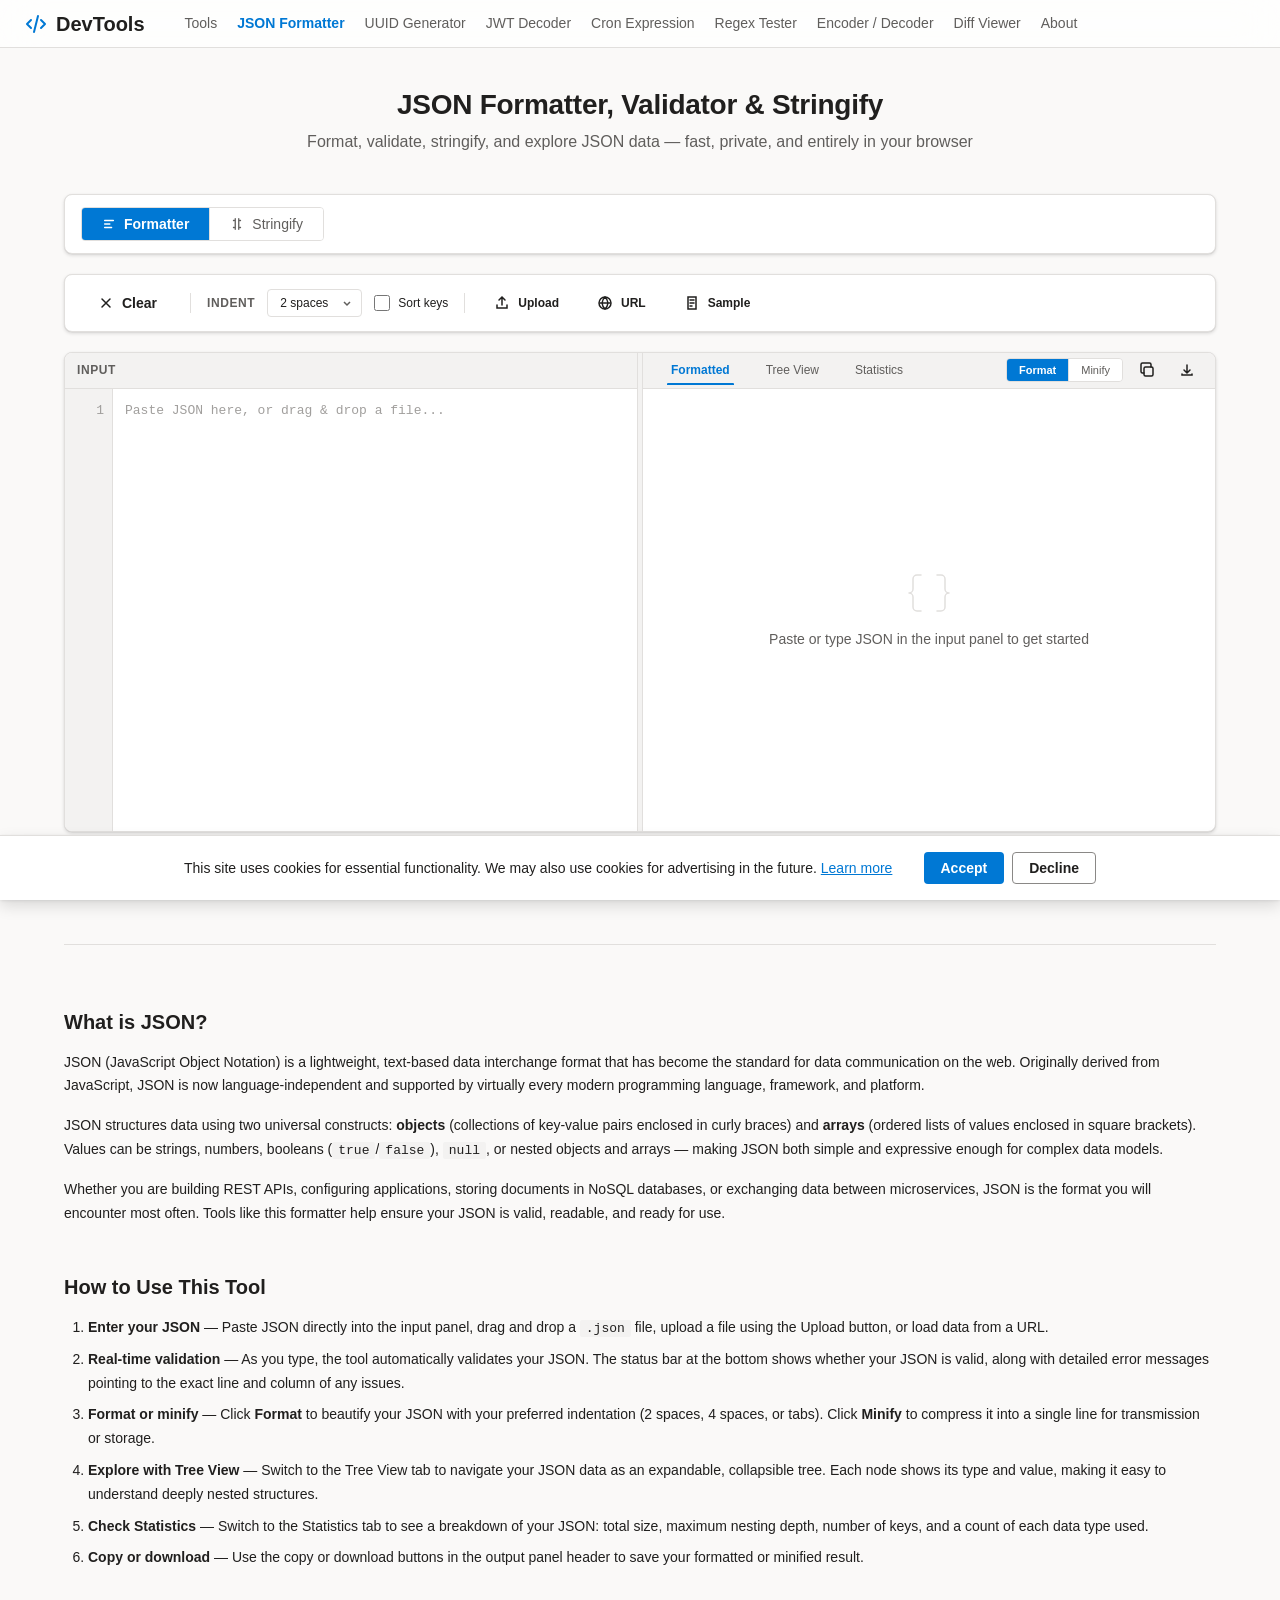
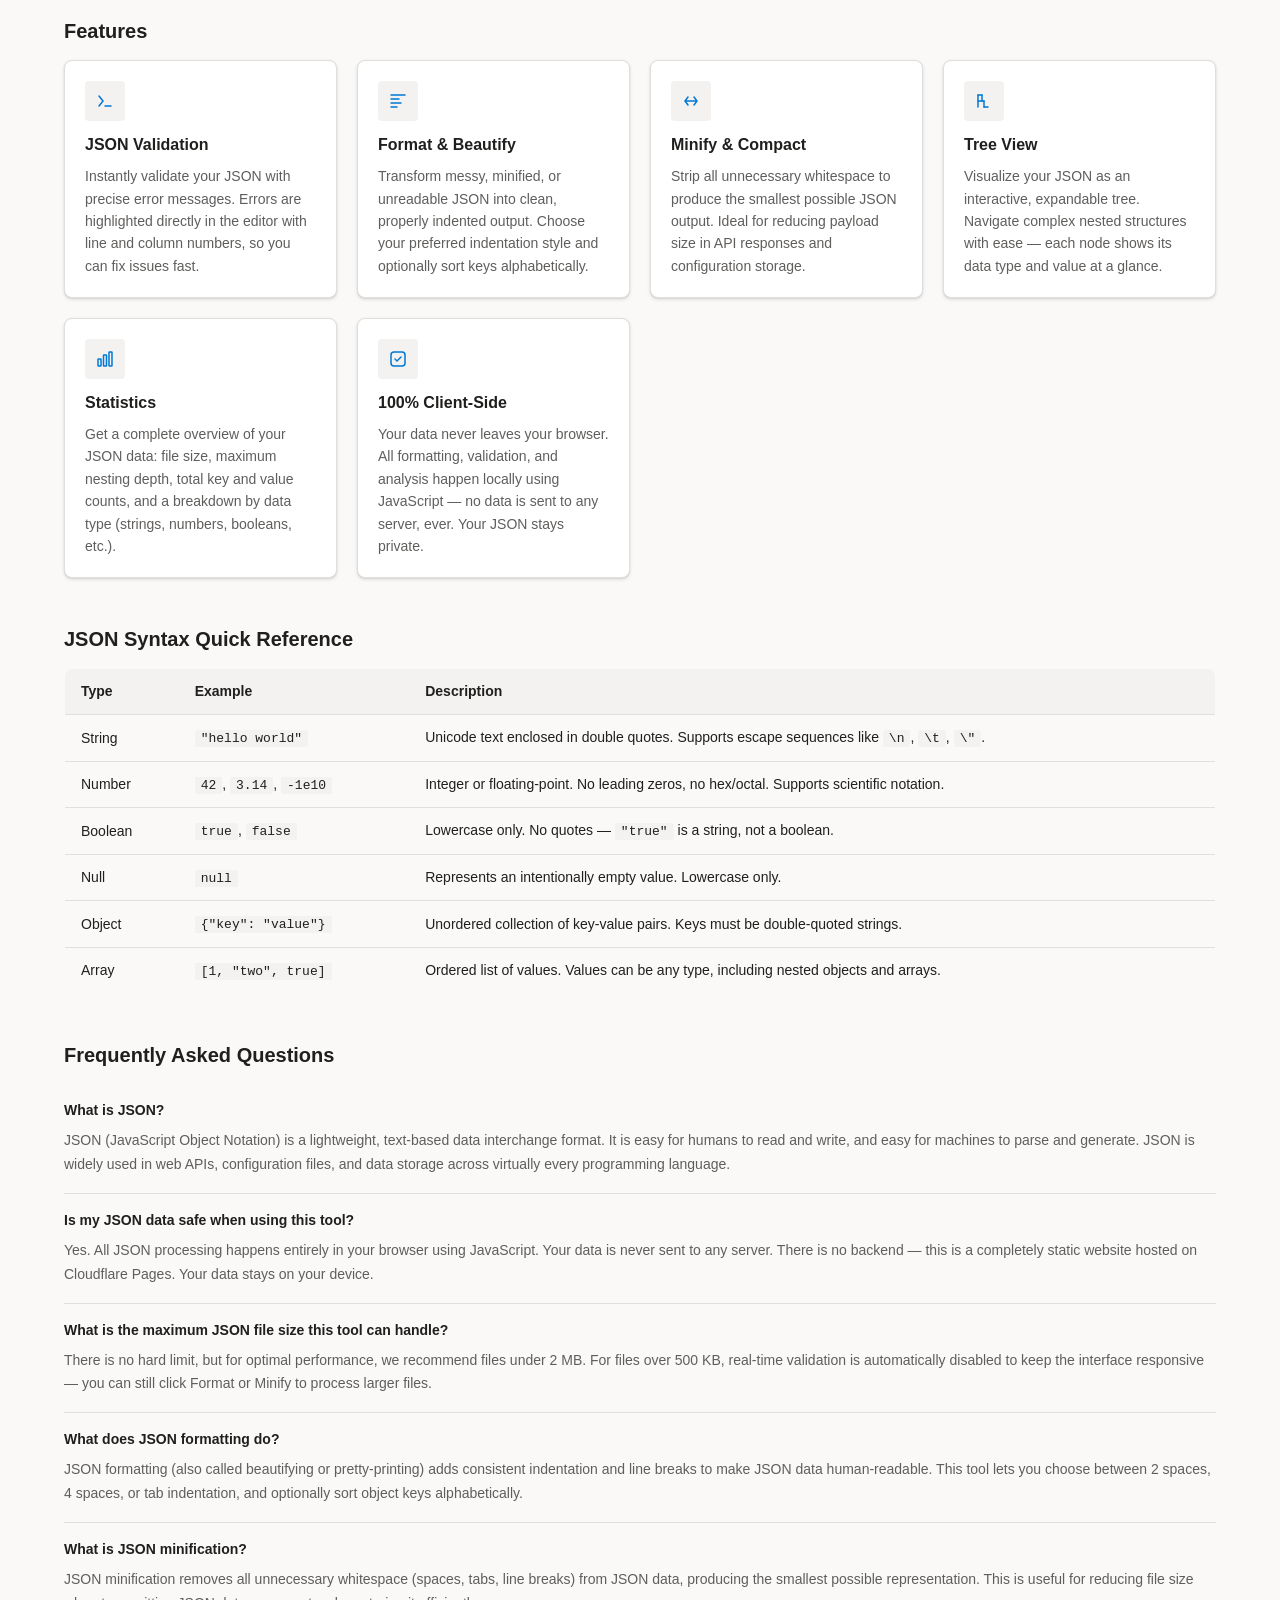
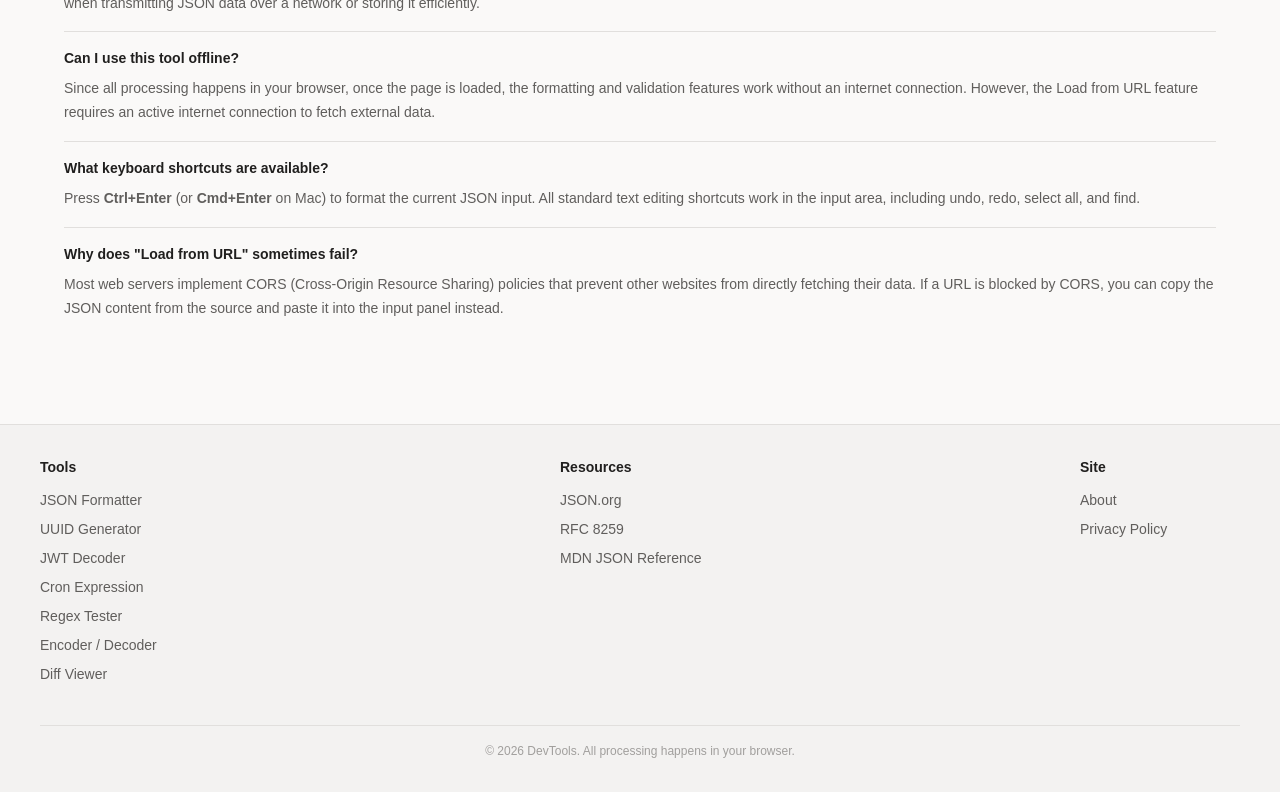
<file: json-prettier/index.html>
<!DOCTYPE html>
<html lang="en">
<head>
    <script async src="https://pagead2.googlesyndication.com/pagead/js/adsbygoogle.js?client=ca-pub-9694301903093195"
         crossorigin="anonymous"></script>
  <meta charset="UTF-8">
  <meta name="viewport" content="width=device-width, initial-scale=1.0">
  <title>JSON Formatter, Validator &amp; Stringify Online — Format, Beautify, Minify, Stringify JSON</title>
  <meta name="description" content="Free online JSON formatter, validator, beautifier, and stringify/parse tool. Format with custom indentation, minify, view as tree, validate, and convert between JSON and stringified strings. All processing happens client-side.">
  <meta name="keywords" content="JSON formatter, JSON validator, JSON beautifier, JSON minify, JSON stringify, JSON parse, JSON tree view, format JSON online, validate JSON, pretty print JSON, JSON to string, string to JSON">
  <link rel="canonical" href="https://dev-tool.cc/json-prettier/">
  <meta property="og:type" content="website">
  <meta property="og:title" content="JSON Formatter & Validator Online — Format, Beautify, Minify JSON">
  <meta property="og:description" content="Free online JSON formatter with validation, tree view, and statistics. All processing happens in your browser.">
  <meta property="og:url" content="https://dev-tool.cc/json-prettier/">
  <meta name="twitter:card" content="summary_large_image">
  <meta name="twitter:title" content="JSON Formatter & Validator Online — Format, Beautify, Minify JSON">
  <meta name="twitter:description" content="Free online JSON formatter with validation, tree view, and statistics.">
  <link rel="icon" type="image/svg+xml" href="data:image/svg+xml,%3Csvg xmlns='http://www.w3.org/2000/svg' viewBox='0 0 32 32'%3E%3Crect width='32' height='32' rx='6' fill='%230078D4'/%3E%3Ctext x='16' y='22' text-anchor='middle' font-family='Segoe UI,sans-serif' font-weight='700' font-size='14' fill='white'%3E%7B%7D%3C/text%3E%3C/svg%3E">
  <link rel="stylesheet" href="/css/tokens.css">
  <link rel="stylesheet" href="/css/layout.css">
  <link rel="stylesheet" href="/css/components.css">
  <link rel="stylesheet" href="/json-prettier/css/json-prettier.css">
  <script type="application/ld+json">
  {
    "@context": "https://schema.org",
    "@type": "WebApplication",
    "name": "JSON Formatter",
    "url": "https://dev-tool.cc/json-prettier/",
    "description": "Free online JSON formatter, validator, and beautifier with tree view and statistics. All processing happens in your browser.",
    "applicationCategory": "DeveloperApplication",
    "operatingSystem": "Any",
    "offers": {
      "@type": "Offer",
      "price": "0",
      "priceCurrency": "USD"
    }
  }
  </script>
  <script type="application/ld+json">
  {
    "@context": "https://schema.org",
    "@type": "FAQPage",
    "mainEntity": [
      {
        "@type": "Question",
        "name": "What is JSON?",
        "acceptedAnswer": {
          "@type": "Answer",
          "text": "JSON (JavaScript Object Notation) is a lightweight, text-based data interchange format. It is easy for humans to read and write, and easy for machines to parse and generate. JSON is widely used in web APIs, configuration files, and data storage."
        }
      },
      {
        "@type": "Question",
        "name": "Is my JSON data safe when using this tool?",
        "acceptedAnswer": {
          "@type": "Answer",
          "text": "Yes. All JSON processing happens entirely in your browser using JavaScript. Your data is never sent to any server. There is no backend — this is a completely static website hosted on Cloudflare Pages."
        }
      },
      {
        "@type": "Question",
        "name": "What is the maximum JSON file size this tool can handle?",
        "acceptedAnswer": {
          "@type": "Answer",
          "text": "There is no hard limit, but for optimal performance, we recommend files under 2 MB. For files over 500 KB, real-time validation is automatically disabled to keep the interface responsive — you can still click Format or Minify to process larger files."
        }
      },
      {
        "@type": "Question",
        "name": "What does JSON formatting do?",
        "acceptedAnswer": {
          "@type": "Answer",
          "text": "JSON formatting (also called beautifying or pretty-printing) adds consistent indentation and line breaks to make JSON data human-readable. This tool lets you choose between 2 spaces, 4 spaces, or tab indentation."
        }
      },
      {
        "@type": "Question",
        "name": "What is JSON minification?",
        "acceptedAnswer": {
          "@type": "Answer",
          "text": "JSON minification removes all unnecessary whitespace (spaces, tabs, line breaks) from JSON data, producing the smallest possible representation. This is useful for reducing file size when transmitting data over a network."
        }
      },
      {
        "@type": "Question",
        "name": "Can I use this tool offline?",
        "acceptedAnswer": {
          "@type": "Answer",
          "text": "Since all processing happens in your browser, once the page is loaded, the formatting and validation features work without an internet connection. However, the Load from URL feature requires an active connection."
        }
      }
    ]
  }
  </script>
</head>
<body>
  <header class="nav" role="banner">
    <a href="/" class="nav__logo" aria-label="DevTools Home">
      <svg class="nav__logo-icon" viewBox="0 0 24 24" fill="none" stroke="currentColor" stroke-width="2" stroke-linecap="round" stroke-linejoin="round"><path d="M7 8l-4 4 4 4"/><path d="M17 8l4 4-4 4"/><path d="M14 4l-4 16"/></svg>
      DevTools
    </a>
    <nav>
      <ul class="nav__links" id="navLinks"></ul>
    </nav>
    <button class="nav__hamburger" id="navToggle" aria-label="Toggle menu" aria-expanded="false">
      <svg width="20" height="20" viewBox="0 0 20 20" fill="none" stroke="currentColor" stroke-width="2" stroke-linecap="round"><path d="M3 5h14M3 10h14M3 15h14"/></svg>
    </button>
  </header>

  <main class="main">
    <section class="hero">
      <h1 class="hero__title">JSON Formatter, Validator &amp; Stringify</h1>
      <p class="hero__subtitle">Format, validate, stringify, and explore JSON data — fast, private, and entirely in your browser</p>
    </section>

    <!-- MODE TABS -->
    <div class="command-bar" role="toolbar" aria-label="JSON mode selection">
      <div class="command-bar__group">
        <div class="json-tab" role="group" aria-label="Mode">
          <button class="json-tab__btn" aria-pressed="true" data-mode="formatter">
            <svg viewBox="0 0 16 16" fill="none" stroke="currentColor" stroke-width="1.5" stroke-linecap="round"><path d="M3 4h10M3 8h6M3 12h8"/></svg>
            Formatter
          </button>
          <button class="json-tab__btn" aria-pressed="false" data-mode="stringify">
            <svg viewBox="0 0 16 16" fill="none" stroke="currentColor" stroke-width="1.5" stroke-linecap="round"><path d="M4 4h1M11 4h1M4 12h1M11 12h1"/><path d="M6 2v12M10 2v12"/></svg>
            Stringify
          </button>
        </div>
      </div>
    </div>

    <!-- ==================== FORMATTER SECTION ==================== -->
    <section id="formatterSection">

    <!-- COMMAND BAR -->
    <div class="command-bar" role="toolbar" aria-label="JSON formatting controls">
      <div class="command-bar__group">
        <button class="btn btn--subtle" id="btnClear">
          <svg viewBox="0 0 16 16" fill="none" stroke="currentColor" stroke-width="1.5" stroke-linecap="round"><path d="M4 4l8 8M12 4l-8 8"/></svg>
          Clear
        </button>
      </div>
      <div class="command-bar__separator" aria-hidden="true"></div>
      <div class="command-bar__group">
        <label class="command-bar__label" for="indentSelect">Indent</label>
        <select class="select" id="indentSelect">
          <option value="2">2 spaces</option>
          <option value="4">4 spaces</option>
          <option value="tab">Tab</option>
        </select>
        <label class="checkbox">
          <input type="checkbox" id="sortKeysCheck">
          Sort keys
        </label>
      </div>
      <div class="command-bar__separator" aria-hidden="true"></div>
      <div class="command-bar__group">
        <button class="btn btn--subtle btn--sm" id="btnUpload">
          <svg viewBox="0 0 16 16" fill="none" stroke="currentColor" stroke-width="1.5" stroke-linecap="round"><path d="M8 10V3M5 5l3-3 3 3"/><path d="M3 10v3h10v-3"/></svg>
          Upload
        </button>
        <button class="btn btn--subtle btn--sm" id="btnLoadUrl">
          <svg viewBox="0 0 16 16" fill="none" stroke="currentColor" stroke-width="1.5" stroke-linecap="round"><circle cx="8" cy="8" r="6"/><path d="M3 8h10M8 2a10 10 0 013 6 10 10 0 01-3 6 10 10 0 01-3-6 10 10 0 013-6z"/></svg>
          URL
        </button>
        <button class="btn btn--subtle btn--sm" id="btnSample">
          <svg viewBox="0 0 16 16" fill="none" stroke="currentColor" stroke-width="1.5" stroke-linecap="round"><path d="M4 2h8v12H4z"/><path d="M6 5h4M6 8h4M6 11h2"/></svg>
          Sample
        </button>
      </div>
      <input type="file" id="fileInput" accept=".json,.txt,application/json" hidden>
    </div>

    <!-- EDITOR LAYOUT -->
    <div class="editor-layout" id="editorLayout">
      <div class="editor-pane" id="inputPane">
        <div class="editor-pane__header">
          <span class="editor-pane__title">Input</span>
        </div>
        <div class="editor" id="inputEditor">
          <div class="editor__gutter" id="lineNumbers" aria-hidden="true"></div>
          <textarea class="editor__textarea" id="inputTextarea"
            spellcheck="false" autocomplete="off" autocorrect="off" autocapitalize="off" wrap="off"
            placeholder="Paste JSON here, or drag & drop a file..."
            aria-label="JSON input"></textarea>
        </div>
      </div>

      <div class="editor-divider" id="editorDivider" role="separator" aria-label="Resize panels"></div>

      <div class="editor-pane" id="outputPane">
        <div class="editor-pane__header">
          <div class="tab-bar" role="tablist">
            <button class="tab-bar__tab tab-bar__tab--active" role="tab" data-tab="formatted" aria-selected="true">Formatted</button>
            <button class="tab-bar__tab" role="tab" data-tab="tree" aria-selected="false">Tree View</button>
            <button class="tab-bar__tab" role="tab" data-tab="stats" aria-selected="false">Statistics</button>
          </div>
          <div class="editor-pane__actions">
            <div class="mode-toggle" role="group" aria-label="Output mode">
              <button class="mode-toggle__btn" aria-pressed="true" data-mode="format" title="Beautified output">Format</button>
              <button class="mode-toggle__btn" aria-pressed="false" data-mode="minify" title="Compact output">Minify</button>
            </div>
            <button class="btn btn--subtle btn--icon btn--sm" id="btnCopyOutput" title="Copy output" aria-label="Copy output">
              <svg viewBox="0 0 16 16" fill="none" stroke="currentColor" stroke-width="1.5" stroke-linecap="round" stroke-linejoin="round"><rect x="5" y="5" width="9" height="9" rx="1.5"/><path d="M5 11H3.5A1.5 1.5 0 012 9.5v-7A1.5 1.5 0 013.5 1h7A1.5 1.5 0 0112 2.5V5"/></svg>
            </button>
            <button class="btn btn--subtle btn--icon btn--sm" id="btnDownload" title="Download JSON" aria-label="Download JSON">
              <svg viewBox="0 0 16 16" fill="none" stroke="currentColor" stroke-width="1.5" stroke-linecap="round"><path d="M8 3v8M5 8l3 3 3-3"/><path d="M3 12v1h10v-1"/></svg>
            </button>
          </div>
        </div>

        <div id="outputEmpty" class="output-panel__empty">
          <svg class="output-panel__empty-icon" viewBox="0 0 48 48" fill="none" stroke="currentColor" stroke-width="1.5" stroke-linecap="round" stroke-linejoin="round">
            <path d="M16 6h-4a4 4 0 00-4 4v10a4 4 0 01-4 4 4 4 0 014 4v10a4 4 0 004 4h4"/>
            <path d="M32 6h4a4 4 0 014 4v10a4 4 0 004 4 4 4 0 00-4 4v10a4 4 0 01-4 4h-4"/>
          </svg>
          <span class="output-panel__empty-text">Paste or type JSON in the input panel to get started</span>
        </div>

        <div id="panelFormatted" class="output-panel" style="display:none" role="tabpanel">
          <pre class="output-panel__code" id="outputCode"></pre>
        </div>

        <div id="panelTree" style="display:none" role="tabpanel">
          <div class="tree-view__controls">
            <button class="btn btn--subtle btn--sm" id="btnExpandAll">Expand All</button>
            <button class="btn btn--subtle btn--sm" id="btnCollapseAll">Collapse All</button>
          </div>
          <div class="tree-view" id="treeContainer"></div>
        </div>

        <div id="panelStats" class="stats-panel" style="display:none" role="tabpanel">
          <div id="statsContent"></div>
        </div>
      </div>
    </div>

    <!-- STATUS BAR -->
    <div class="status-bar" role="status">
      <div class="status-bar__item status-bar__validity--empty" id="statusValidity">
        <svg viewBox="0 0 16 16" fill="none" stroke="currentColor" stroke-width="1.5"><circle cx="8" cy="8" r="6"/></svg>
        <span>Ready</span>
      </div>
      <div class="status-bar__spacer"></div>
      <div class="status-bar__item status-bar__cursor" id="statusCursor">Ln 1, Col 1</div>
      <div class="status-bar__item status-bar__size" id="statusSize">0 B</div>
    </div>

    <!-- URL MODAL -->
    <div class="modal" id="urlModal" role="dialog" aria-modal="true" aria-labelledby="urlModalTitle">
      <div class="modal__backdrop"></div>
      <div class="modal__dialog">
        <h2 class="modal__title" id="urlModalTitle">Load JSON from URL</h2>
        <input type="url" class="modal__input" id="urlInput" placeholder="https://api.example.com/data.json" aria-label="JSON URL">
        <p style="font-size:var(--text-caption-size);color:var(--color-ink-muted);margin-bottom:var(--space-4)">Note: Some URLs may be blocked by CORS policies. If loading fails, copy the JSON and paste it directly.</p>
        <div class="modal__actions">
          <button class="btn btn--default" id="btnUrlCancel">Cancel</button>
          <button class="btn btn--primary" id="btnUrlLoad">Load</button>
        </div>
      </div>
    </div>

    </section><!-- /formatterSection -->

    <!-- ==================== STRINGIFY SECTION ==================== -->
    <section id="stringifySection" style="display:none">

      <!-- COMMAND BAR -->
      <div class="command-bar" role="toolbar" aria-label="Stringify controls">
        <div class="command-bar__group">
          <button class="btn btn--subtle" id="btnClearStringify">
            <svg viewBox="0 0 16 16" fill="none" stroke="currentColor" stroke-width="1.5" stroke-linecap="round"><path d="M4 4l8 8M12 4l-8 8"/></svg>
            Clear
          </button>
        </div>
        <div class="command-bar__separator" aria-hidden="true"></div>
        <div class="command-bar__group">
          <button class="btn btn--primary btn--sm" id="btnStringify" title="JSON → Stringified">
            Stringify
            <svg viewBox="0 0 16 16" fill="none" stroke="currentColor" stroke-width="1.5" stroke-linecap="round"><path d="M5 8h6M9 5l3 3-3 3"/></svg>
          </button>
          <button class="btn btn--primary btn--sm" id="btnParse" title="Stringified → JSON">
            <svg viewBox="0 0 16 16" fill="none" stroke="currentColor" stroke-width="1.5" stroke-linecap="round"><path d="M11 8H5M7 5L4 8l3 3"/></svg>
            Parse
          </button>
        </div>
        <div class="command-bar__separator" aria-hidden="true"></div>
        <div class="command-bar__group">
          <button class="btn btn--subtle btn--sm" id="btnStringifySample">
            <svg viewBox="0 0 16 16" fill="none" stroke="currentColor" stroke-width="1.5" stroke-linecap="round"><path d="M4 2h8v12H4z"/><path d="M6 5h4M6 8h4M6 11h2"/></svg>
            Sample
          </button>
        </div>
      </div>

      <!-- EDITOR LAYOUT -->
      <div class="editor-layout" id="stringifyEditorLayout">
        <div class="editor-pane" id="stringifyInputPane">
          <div class="editor-pane__header">
            <span class="editor-pane__title">JSON Object</span>
            <div class="editor-pane__actions">
              <button class="btn btn--subtle btn--icon btn--sm" id="btnCopyJson" title="Copy JSON" aria-label="Copy JSON">
                <svg viewBox="0 0 16 16" fill="none" stroke="currentColor" stroke-width="1.5" stroke-linecap="round" stroke-linejoin="round"><rect x="5" y="5" width="9" height="9" rx="1.5"/><path d="M5 11H3.5A1.5 1.5 0 012 9.5v-7A1.5 1.5 0 013.5 1h7A1.5 1.5 0 0112 2.5V5"/></svg>
              </button>
            </div>
          </div>
          <div class="editor">
            <div class="editor__gutter" id="stringifyJsonGutter" aria-hidden="true"></div>
            <textarea class="editor__textarea" id="stringifyJsonInput"
              spellcheck="false" autocomplete="off" autocorrect="off" autocapitalize="off" wrap="off"
              placeholder='Paste JSON here...&#10;&#10;{"key": "value", "number": 42}'
              aria-label="JSON input for stringify"></textarea>
          </div>
        </div>

        <div class="editor-divider" id="stringifyDivider" role="separator" aria-label="Resize panels"></div>

        <div class="editor-pane" id="stringifyOutputPane">
          <div class="editor-pane__header">
            <span class="editor-pane__title">Stringified String</span>
            <div class="editor-pane__actions">
              <button class="btn btn--subtle btn--icon btn--sm" id="btnCopyStringified" title="Copy stringified" aria-label="Copy stringified">
                <svg viewBox="0 0 16 16" fill="none" stroke="currentColor" stroke-width="1.5" stroke-linecap="round" stroke-linejoin="round"><rect x="5" y="5" width="9" height="9" rx="1.5"/><path d="M5 11H3.5A1.5 1.5 0 012 9.5v-7A1.5 1.5 0 013.5 1h7A1.5 1.5 0 0112 2.5V5"/></svg>
              </button>
            </div>
          </div>
          <div class="editor">
            <div class="editor__gutter" id="stringifyStrGutter" aria-hidden="true"></div>
            <textarea class="editor__textarea" id="stringifyStringOutput"
              spellcheck="false" autocomplete="off" autocorrect="off" autocapitalize="off" wrap="off"
              placeholder='Paste stringified JSON here...&#10;&#10;"{\"key\":\"value\",\"number\":42}"'
              aria-label="Stringified output"></textarea>
          </div>
        </div>
      </div>

      <!-- ERROR -->
      <div class="stringify-error" id="stringifyError" style="display:none" role="alert"></div>

      <!-- INFO CARDS -->
      <div class="stringify-info">
        <div class="info-card">
          <div class="info-card__title">What is JSON.stringify()?</div>
          <div class="info-card__text">Converts a JSON object into a string representation with escaped special characters. Commonly used when storing JSON in databases, passing JSON in URL parameters, or embedding JSON inside other strings.</div>
        </div>
        <div class="info-card">
          <div class="info-card__title">What is JSON.parse()?</div>
          <div class="info-card__text">Converts a stringified JSON string back into a JSON object. Use this when you retrieve a JSON string from a database or API response and need to work with the structured data.</div>
        </div>
      </div>
    </section>

    <!-- SEO CONTENT -->
    <div class="content-divider"></div>
    <section class="section">
      <h2 class="section__title">What is JSON?</h2>
      <div class="content">
        <p>JSON (JavaScript Object Notation) is a lightweight, text-based data interchange format that has become the standard for data communication on the web. Originally derived from JavaScript, JSON is now language-independent and supported by virtually every modern programming language, framework, and platform.</p>
        <p>JSON structures data using two universal constructs: <strong>objects</strong> (collections of key-value pairs enclosed in curly braces) and <strong>arrays</strong> (ordered lists of values enclosed in square brackets). Values can be strings, numbers, booleans (<code>true</code>/<code>false</code>), <code>null</code>, or nested objects and arrays — making JSON both simple and expressive enough for complex data models.</p>
        <p>Whether you are building REST APIs, configuring applications, storing documents in NoSQL databases, or exchanging data between microservices, JSON is the format you will encounter most often. Tools like this formatter help ensure your JSON is valid, readable, and ready for use.</p>
      </div>
    </section>

    <section class="section">
      <h2 class="section__title">How to Use This Tool</h2>
      <div class="content">
        <ol>
          <li><strong>Enter your JSON</strong> — Paste JSON directly into the input panel, drag and drop a <code>.json</code> file, upload a file using the Upload button, or load data from a URL.</li>
          <li><strong>Real-time validation</strong> — As you type, the tool automatically validates your JSON. The status bar at the bottom shows whether your JSON is valid, along with detailed error messages pointing to the exact line and column of any issues.</li>
          <li><strong>Format or minify</strong> — Click <strong>Format</strong> to beautify your JSON with your preferred indentation (2 spaces, 4 spaces, or tabs). Click <strong>Minify</strong> to compress it into a single line for transmission or storage.</li>
          <li><strong>Explore with Tree View</strong> — Switch to the Tree View tab to navigate your JSON data as an expandable, collapsible tree. Each node shows its type and value, making it easy to understand deeply nested structures.</li>
          <li><strong>Check Statistics</strong> — Switch to the Statistics tab to see a breakdown of your JSON: total size, maximum nesting depth, number of keys, and a count of each data type used.</li>
          <li><strong>Copy or download</strong> — Use the copy or download buttons in the output panel header to save your formatted or minified result.</li>
        </ol>
      </div>
    </section>

    <section class="section">
      <h2 class="section__title">Features</h2>
      <div class="card-grid">
        <div class="info-card">
          <div class="info-card__icon">
            <svg viewBox="0 0 20 20" fill="none" stroke="currentColor" stroke-width="1.5" stroke-linecap="round"><path d="M4 5l4 5-4 5"/><path d="M10 15h6"/></svg>
          </div>
          <div class="info-card__title">JSON Validation</div>
          <div class="info-card__text">Instantly validate your JSON with precise error messages. Errors are highlighted directly in the editor with line and column numbers, so you can fix issues fast.</div>
        </div>
        <div class="info-card">
          <div class="info-card__icon">
            <svg viewBox="0 0 20 20" fill="none" stroke="currentColor" stroke-width="1.5" stroke-linecap="round"><path d="M3 4h14M3 8h8M3 12h10M3 16h6"/></svg>
          </div>
          <div class="info-card__title">Format &amp; Beautify</div>
          <div class="info-card__text">Transform messy, minified, or unreadable JSON into clean, properly indented output. Choose your preferred indentation style and optionally sort keys alphabetically.</div>
        </div>
        <div class="info-card">
          <div class="info-card__icon">
            <svg viewBox="0 0 20 20" fill="none" stroke="currentColor" stroke-width="1.5" stroke-linecap="round"><path d="M4 10h12M7 6l-3 4 3 4M13 6l3 4-3 4"/></svg>
          </div>
          <div class="info-card__title">Minify &amp; Compact</div>
          <div class="info-card__text">Strip all unnecessary whitespace to produce the smallest possible JSON output. Ideal for reducing payload size in API responses and configuration storage.</div>
        </div>
        <div class="info-card">
          <div class="info-card__icon">
            <svg viewBox="0 0 20 20" fill="none" stroke="currentColor" stroke-width="1.5" stroke-linecap="round"><path d="M4 4v12"/><path d="M4 4h4"/><path d="M4 10h6"/><path d="M10 10v6"/><path d="M10 16h4"/><path d="M8 4v6"/></svg>
          </div>
          <div class="info-card__title">Tree View</div>
          <div class="info-card__text">Visualize your JSON as an interactive, expandable tree. Navigate complex nested structures with ease — each node shows its data type and value at a glance.</div>
        </div>
        <div class="info-card">
          <div class="info-card__icon">
            <svg viewBox="0 0 20 20" fill="none" stroke="currentColor" stroke-width="1.5" stroke-linecap="round"><rect x="3" y="10" width="3" height="7" rx="0.5"/><rect x="8.5" y="6" width="3" height="11" rx="0.5"/><rect x="14" y="3" width="3" height="14" rx="0.5"/></svg>
          </div>
          <div class="info-card__title">Statistics</div>
          <div class="info-card__text">Get a complete overview of your JSON data: file size, maximum nesting depth, total key and value counts, and a breakdown by data type (strings, numbers, booleans, etc.).</div>
        </div>
        <div class="info-card">
          <div class="info-card__icon">
            <svg viewBox="0 0 20 20" fill="none" stroke="currentColor" stroke-width="1.5" stroke-linecap="round"><rect x="3" y="3" width="14" height="14" rx="3"/><path d="M7 10l2 2 4-4"/></svg>
          </div>
          <div class="info-card__title">100% Client-Side</div>
          <div class="info-card__text">Your data never leaves your browser. All formatting, validation, and analysis happen locally using JavaScript — no data is sent to any server, ever. Your JSON stays private.</div>
        </div>
      </div>
    </section>

    <section class="section">
      <h2 class="section__title">JSON Syntax Quick Reference</h2>
      <div class="content">
        <table class="compare-table">
          <thead>
            <tr>
              <th>Type</th>
              <th>Example</th>
              <th>Description</th>
            </tr>
          </thead>
          <tbody>
            <tr>
              <td>String</td>
              <td><code>"hello world"</code></td>
              <td>Unicode text enclosed in double quotes. Supports escape sequences like <code>\n</code>, <code>\t</code>, <code>\"</code>.</td>
            </tr>
            <tr>
              <td>Number</td>
              <td><code>42</code>, <code>3.14</code>, <code>-1e10</code></td>
              <td>Integer or floating-point. No leading zeros, no hex/octal. Supports scientific notation.</td>
            </tr>
            <tr>
              <td>Boolean</td>
              <td><code>true</code>, <code>false</code></td>
              <td>Lowercase only. No quotes — <code>"true"</code> is a string, not a boolean.</td>
            </tr>
            <tr>
              <td>Null</td>
              <td><code>null</code></td>
              <td>Represents an intentionally empty value. Lowercase only.</td>
            </tr>
            <tr>
              <td>Object</td>
              <td><code>{"key": "value"}</code></td>
              <td>Unordered collection of key-value pairs. Keys must be double-quoted strings.</td>
            </tr>
            <tr>
              <td>Array</td>
              <td><code>[1, "two", true]</code></td>
              <td>Ordered list of values. Values can be any type, including nested objects and arrays.</td>
            </tr>
          </tbody>
        </table>
      </div>
    </section>

    <section class="section">
      <h2 class="section__title">Frequently Asked Questions</h2>
      <div class="faq-item">
        <div class="faq-question">What is JSON?</div>
        <div class="faq-answer">JSON (JavaScript Object Notation) is a lightweight, text-based data interchange format. It is easy for humans to read and write, and easy for machines to parse and generate. JSON is widely used in web APIs, configuration files, and data storage across virtually every programming language.</div>
      </div>
      <div class="faq-item">
        <div class="faq-question">Is my JSON data safe when using this tool?</div>
        <div class="faq-answer">Yes. All JSON processing happens entirely in your browser using JavaScript. Your data is never sent to any server. There is no backend — this is a completely static website hosted on Cloudflare Pages. Your data stays on your device.</div>
      </div>
      <div class="faq-item">
        <div class="faq-question">What is the maximum JSON file size this tool can handle?</div>
        <div class="faq-answer">There is no hard limit, but for optimal performance, we recommend files under 2 MB. For files over 500 KB, real-time validation is automatically disabled to keep the interface responsive — you can still click Format or Minify to process larger files.</div>
      </div>
      <div class="faq-item">
        <div class="faq-question">What does JSON formatting do?</div>
        <div class="faq-answer">JSON formatting (also called beautifying or pretty-printing) adds consistent indentation and line breaks to make JSON data human-readable. This tool lets you choose between 2 spaces, 4 spaces, or tab indentation, and optionally sort object keys alphabetically.</div>
      </div>
      <div class="faq-item">
        <div class="faq-question">What is JSON minification?</div>
        <div class="faq-answer">JSON minification removes all unnecessary whitespace (spaces, tabs, line breaks) from JSON data, producing the smallest possible representation. This is useful for reducing file size when transmitting JSON data over a network or storing it efficiently.</div>
      </div>
      <div class="faq-item">
        <div class="faq-question">Can I use this tool offline?</div>
        <div class="faq-answer">Since all processing happens in your browser, once the page is loaded, the formatting and validation features work without an internet connection. However, the Load from URL feature requires an active internet connection to fetch external data.</div>
      </div>
      <div class="faq-item">
        <div class="faq-question">What keyboard shortcuts are available?</div>
        <div class="faq-answer">Press <strong>Ctrl+Enter</strong> (or <strong>Cmd+Enter</strong> on Mac) to format the current JSON input. All standard text editing shortcuts work in the input area, including undo, redo, select all, and find.</div>
      </div>
      <div class="faq-item">
        <div class="faq-question">Why does "Load from URL" sometimes fail?</div>
        <div class="faq-answer">Most web servers implement CORS (Cross-Origin Resource Sharing) policies that prevent other websites from directly fetching their data. If a URL is blocked by CORS, you can copy the JSON content from the source and paste it into the input panel instead.</div>
      </div>
    </section>
  </main>

  <footer class="footer" role="contentinfo">
    <div class="footer__inner">
      <div class="footer__col">
        <div class="footer__heading">Tools</div>
        <ul class="footer__links">
          <li><a href="/json-prettier/" class="footer__link">JSON Formatter</a></li>
          <li><a href="/uuid-generator/" class="footer__link">UUID Generator</a></li>
          <li><a href="/jwt-decoder/" class="footer__link">JWT Decoder</a></li>
          <li><a href="/cron-expression/" class="footer__link">Cron Expression</a></li>
          <li><a href="/regex-tester/" class="footer__link">Regex Tester</a></li>
          <li><a href="/encoder-decoder/" class="footer__link">Encoder / Decoder</a></li>
          <li><a href="/diff-viewer/" class="footer__link">Diff Viewer</a></li>
        </ul>
      </div>
      <div class="footer__col">
        <div class="footer__heading">Resources</div>
        <ul class="footer__links">
          <li><a href="https://www.json.org/" class="footer__link" target="_blank" rel="noopener">JSON.org</a></li>
          <li><a href="https://datatracker.ietf.org/doc/html/rfc8259" class="footer__link" target="_blank" rel="noopener">RFC 8259</a></li>
          <li><a href="https://developer.mozilla.org/en-US/docs/Web/JavaScript/Reference/Global_Objects/JSON" class="footer__link" target="_blank" rel="noopener">MDN JSON Reference</a></li>
        </ul>
      </div>
      <div class="footer__col">
        <div class="footer__heading">Site</div>
        <ul class="footer__links">
          <li><a href="/about.html" class="footer__link">About</a></li>
          <li><a href="/privacy.html" class="footer__link">Privacy Policy</a></li>
        </ul>
      </div>
      <p class="footer__copy">&copy; 2026 DevTools. All processing happens in your browser.</p>
    </div>
  </footer>

  <div class="toast-container" id="toastContainer"></div>

  <script src="/js/utils.js"></script>
  <script src="/js/nav.js"></script>
  <script src="/json-prettier/js/formatter.js"></script>
  <script src="/json-prettier/js/editor.js"></script>
  <script src="/json-prettier/js/tree.js"></script>
  <script src="/json-prettier/js/stringify.js"></script>
  <script src="/json-prettier/js/app.js"></script>
  <script src="/js/cookie-consent.js"></script>
</body>
</html>
</file>
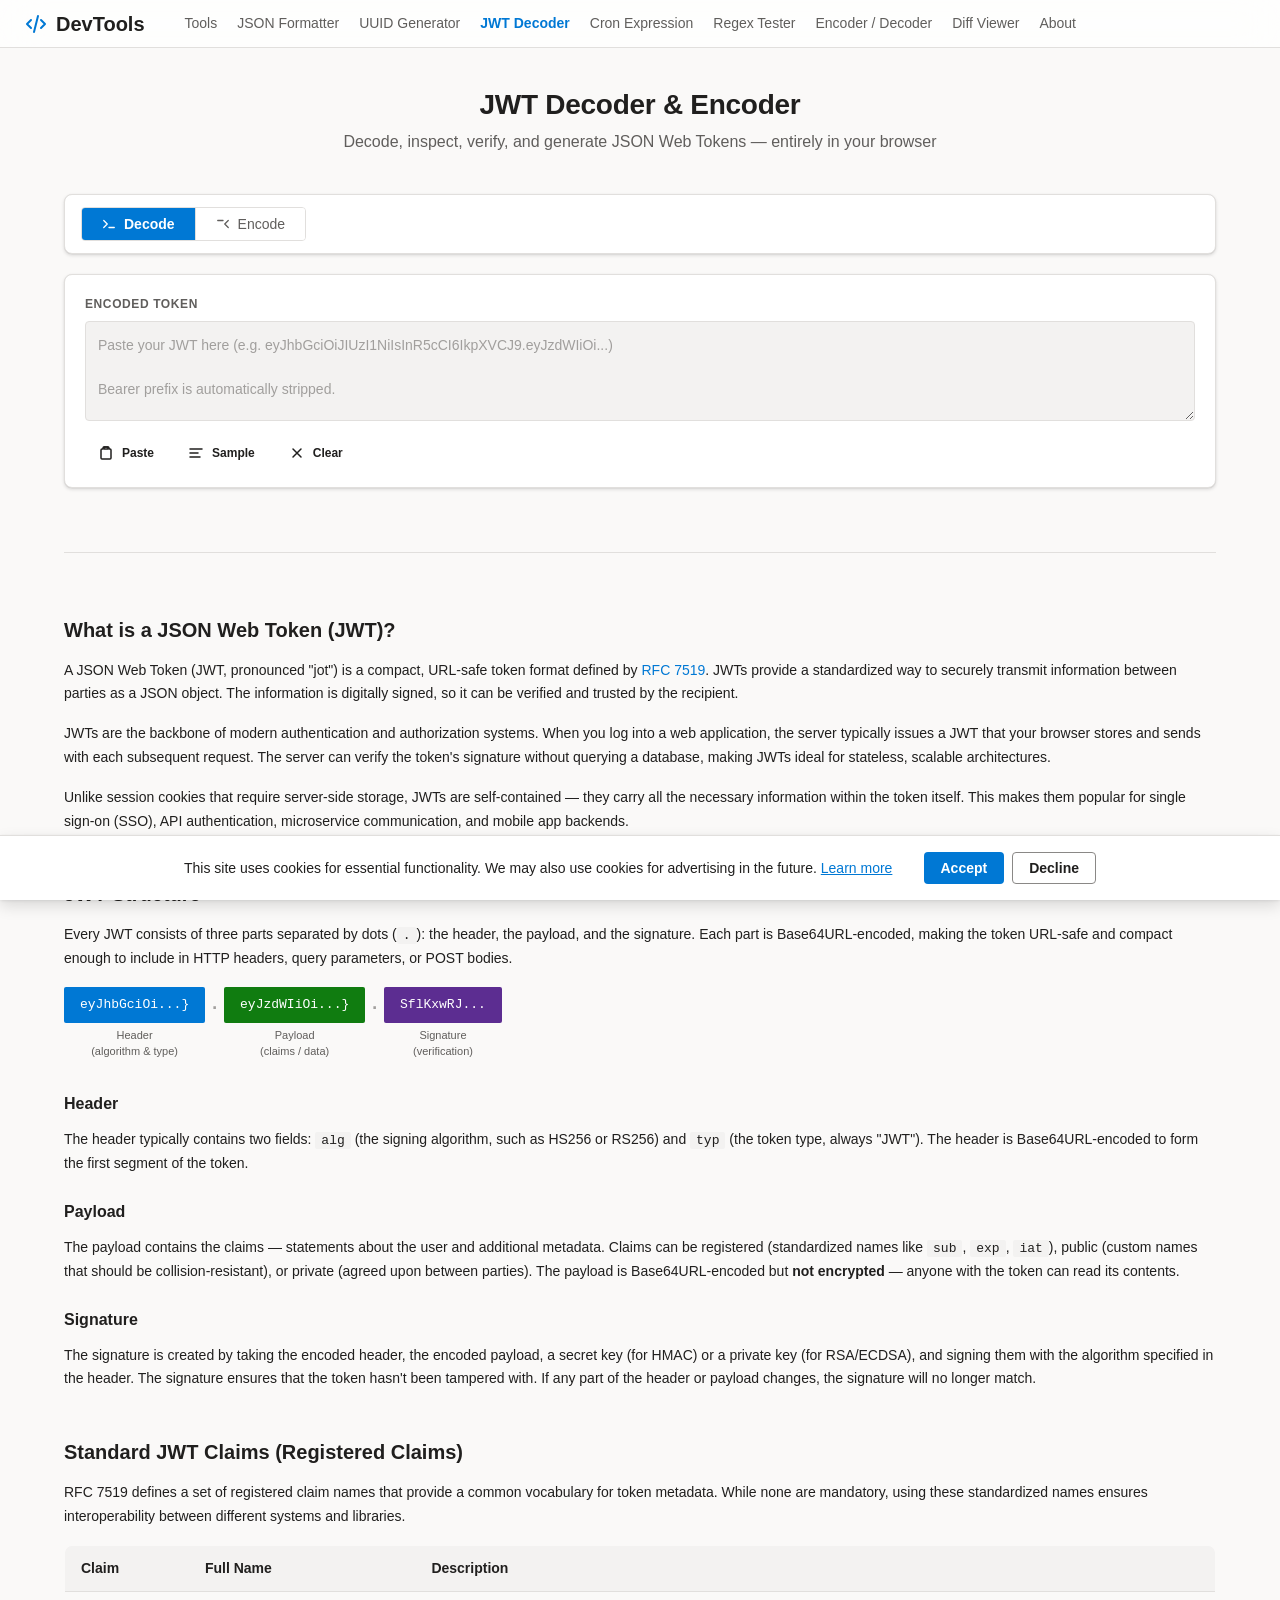
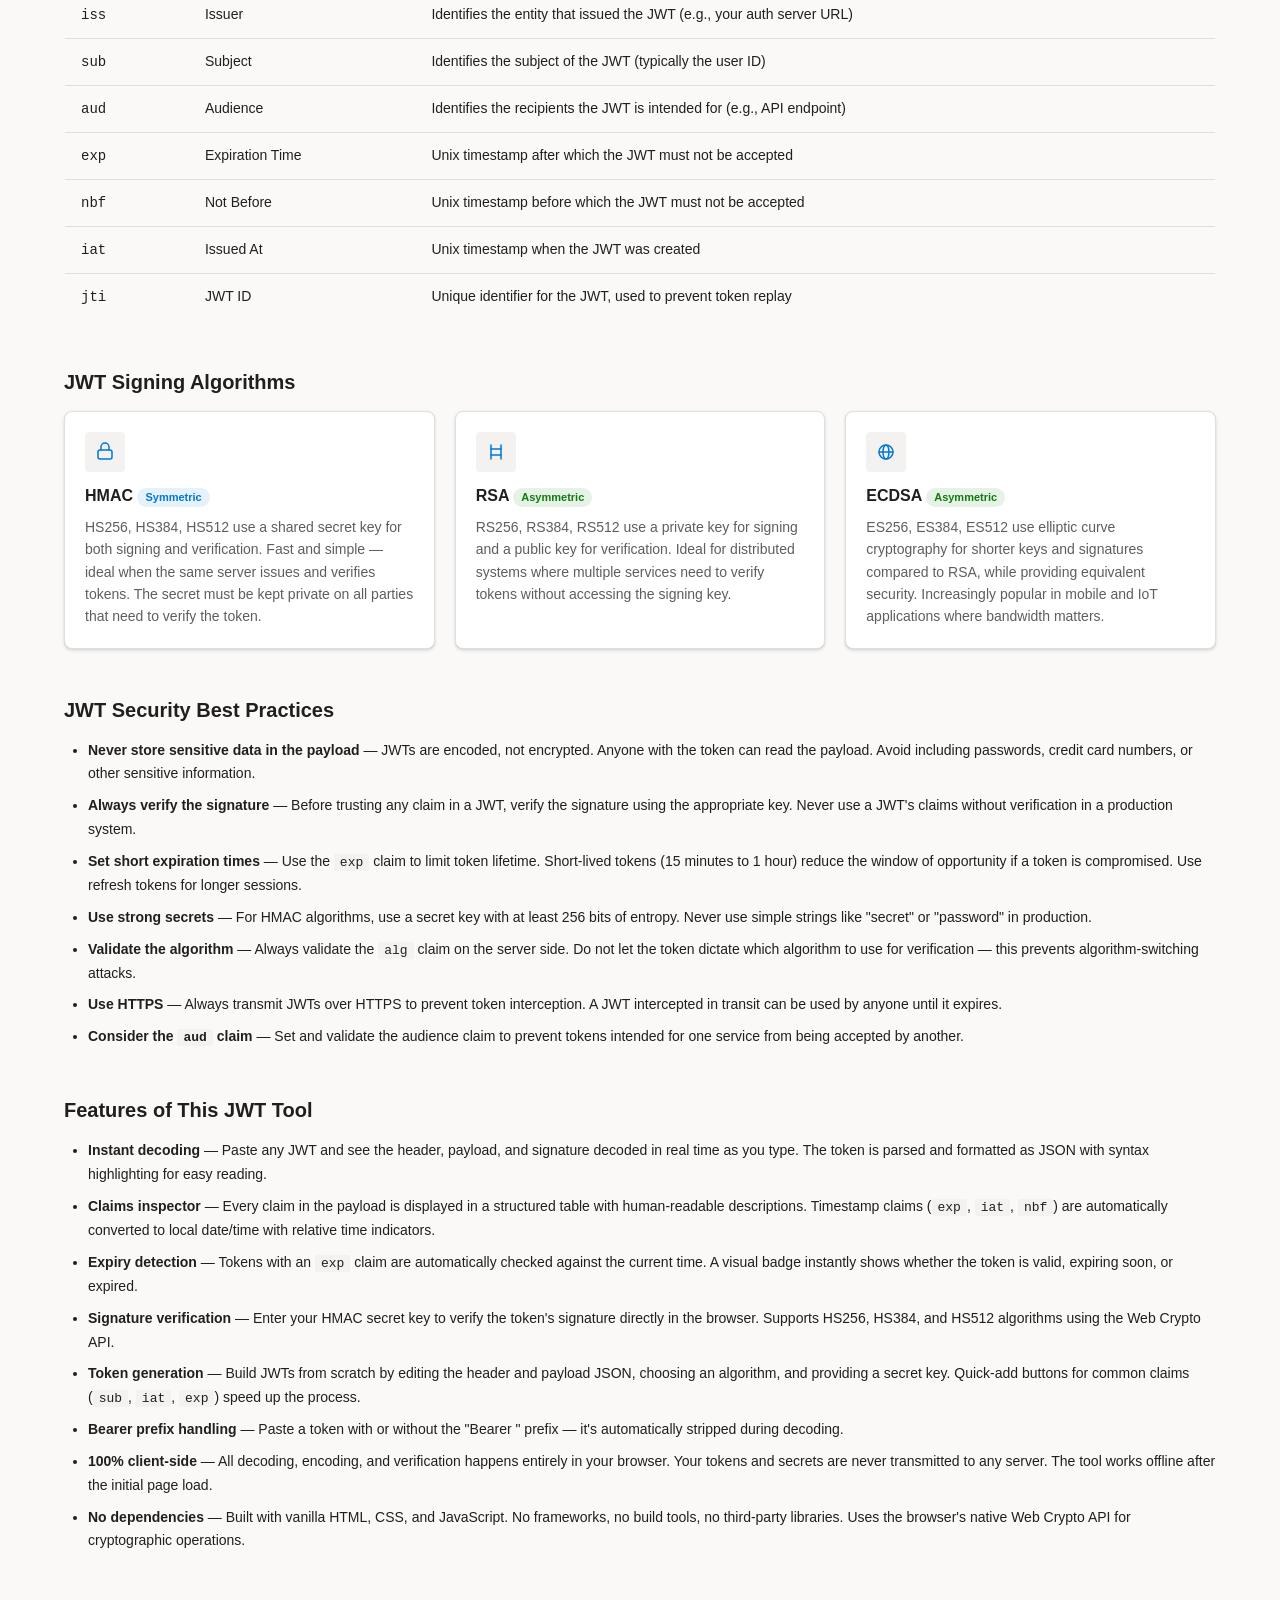
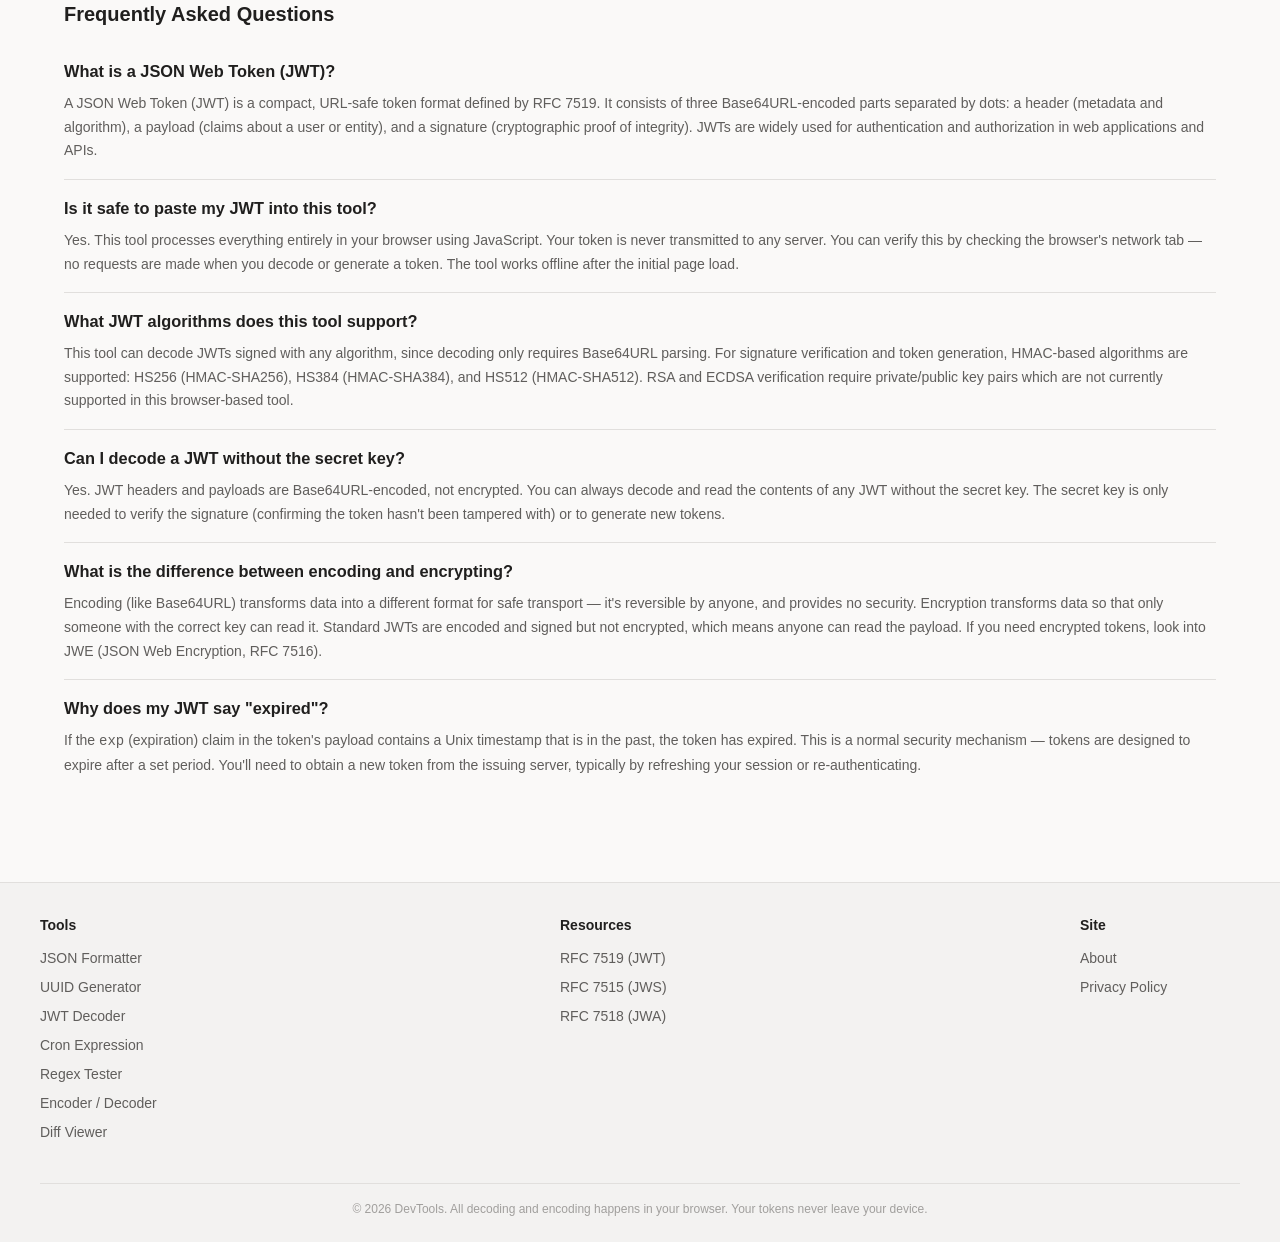
<file: jwt-decoder/index.html>
<!DOCTYPE html>
<html lang="en">
<head>
    <script async src="https://pagead2.googlesyndication.com/pagead/js/adsbygoogle.js?client=ca-pub-9694301903093195"
         crossorigin="anonymous"></script>
  <meta charset="UTF-8">
  <meta name="viewport" content="width=device-width, initial-scale=1.0">
  <title>JWT Decoder &amp; Encoder — Decode, Verify, and Generate JSON Web Tokens Online Free</title>
  <meta name="description" content="Free online JWT decoder and encoder. Decode, inspect, verify, and generate JSON Web Tokens instantly in your browser. Supports HS256, HS384, HS512. No data sent to any server.">
  <meta name="keywords" content="JWT decoder, JWT encoder, JSON Web Token, JWT parser, JWT generator, JWT debugger, HS256, token decoder, JWT verify, JWT online, free JWT tool">
  <link rel="canonical" href="https://dev-tool.cc/jwt-decoder/">
  <meta property="og:type" content="website">
  <meta property="og:title" content="JWT Decoder & Encoder — Decode and Generate JSON Web Tokens Online">
  <meta property="og:description" content="Free online JWT tool. Decode, inspect claims, verify signatures, and generate tokens. All processing in your browser.">
  <meta property="og:url" content="https://dev-tool.cc/jwt-decoder/">
  <meta name="twitter:card" content="summary_large_image">
  <meta name="twitter:title" content="JWT Decoder & Encoder — Free Online JSON Web Token Tool">
  <meta name="twitter:description" content="Decode, verify, and generate JWTs in your browser. Free, private, no sign-up.">
  <link rel="icon" type="image/svg+xml" href="data:image/svg+xml,%3Csvg xmlns='http://www.w3.org/2000/svg' viewBox='0 0 32 32'%3E%3Crect width='32' height='32' rx='6' fill='%230078D4'/%3E%3Ctext x='16' y='21' text-anchor='middle' font-family='Segoe UI,sans-serif' font-weight='700' font-size='11' fill='white'%3EJWT%3C/text%3E%3C/svg%3E">
  <link rel="stylesheet" href="/css/tokens.css">
  <link rel="stylesheet" href="/css/layout.css">
  <link rel="stylesheet" href="/css/components.css">
  <link rel="stylesheet" href="/jwt-decoder/css/jwt-decoder.css">
  <script type="application/ld+json">
  {
    "@context": "https://schema.org",
    "@type": "WebApplication",
    "name": "JWT Decoder & Encoder",
    "url": "https://dev-tool.cc/jwt-decoder/",
    "description": "Free online tool to decode, inspect, verify, and generate JSON Web Tokens (JWT). Supports HMAC algorithms (HS256, HS384, HS512). All processing happens client-side in your browser.",
    "applicationCategory": "DeveloperApplication",
    "operatingSystem": "Any",
    "offers": {
      "@type": "Offer",
      "price": "0",
      "priceCurrency": "USD"
    }
  }
  </script>
  <script type="application/ld+json">
  {
    "@context": "https://schema.org",
    "@type": "FAQPage",
    "mainEntity": [
      {
        "@type": "Question",
        "name": "What is a JSON Web Token (JWT)?",
        "acceptedAnswer": {
          "@type": "Answer",
          "text": "A JSON Web Token (JWT) is a compact, URL-safe token format defined by RFC 7519. It consists of three Base64URL-encoded parts separated by dots: a header (metadata and algorithm), a payload (claims about a user or entity), and a signature (cryptographic proof of integrity). JWTs are widely used for authentication and authorization in web applications and APIs."
        }
      },
      {
        "@type": "Question",
        "name": "Is it safe to paste my JWT into this tool?",
        "acceptedAnswer": {
          "@type": "Answer",
          "text": "Yes. This tool processes everything entirely in your browser using JavaScript. Your token is never transmitted to any server. You can verify this by checking the browser's network tab — no requests are made when you decode or generate a token. The tool works offline after the initial page load."
        }
      },
      {
        "@type": "Question",
        "name": "What JWT algorithms does this tool support?",
        "acceptedAnswer": {
          "@type": "Answer",
          "text": "This tool can decode JWTs signed with any algorithm, since decoding only requires Base64URL parsing. For signature verification and token generation, HMAC-based algorithms are supported: HS256 (HMAC-SHA256), HS384 (HMAC-SHA384), and HS512 (HMAC-SHA512). RSA and ECDSA verification require private/public key pairs which are not currently supported in this browser-based tool."
        }
      },
      {
        "@type": "Question",
        "name": "Can I decode a JWT without the secret key?",
        "acceptedAnswer": {
          "@type": "Answer",
          "text": "Yes. JWT headers and payloads are Base64URL-encoded, not encrypted. You can always decode and read the contents of any JWT without the secret key. The secret key is only needed to verify the signature (confirming the token hasn't been tampered with) or to generate new tokens."
        }
      }
    ]
  }
  </script>
</head>
<body>
  <header class="nav" role="banner">
    <a href="/" class="nav__logo" aria-label="DevTools Home">
      <svg class="nav__logo-icon" viewBox="0 0 24 24" fill="none" stroke="currentColor" stroke-width="2" stroke-linecap="round" stroke-linejoin="round"><path d="M7 8l-4 4 4 4"/><path d="M17 8l4 4-4 4"/><path d="M14 4l-4 16"/></svg>
      DevTools
    </a>
    <nav>
      <ul class="nav__links" id="navLinks"></ul>
    </nav>
    <button class="nav__hamburger" id="navToggle" aria-label="Toggle menu" aria-expanded="false">
      <svg width="20" height="20" viewBox="0 0 20 20" fill="none" stroke="currentColor" stroke-width="2" stroke-linecap="round"><path d="M3 5h14M3 10h14M3 15h14"/></svg>
    </button>
  </header>

  <main class="main">
    <section class="hero">
      <h1 class="hero__title">JWT Decoder &amp; Encoder</h1>
      <p class="hero__subtitle">Decode, inspect, verify, and generate JSON Web Tokens &mdash; entirely in your browser</p>
    </section>

    <!-- MODE TABS -->
    <div class="command-bar" role="toolbar" aria-label="JWT mode selection">
      <div class="command-bar__group">
        <div class="jwt-tab" role="group" aria-label="Mode">
          <button class="jwt-tab__btn" aria-pressed="true" data-mode="decode">
            <svg viewBox="0 0 16 16" fill="none" stroke="currentColor" stroke-width="1.5" stroke-linecap="round" stroke-linejoin="round"><path d="M2 12l4-4-4-4"/><path d="M8 12h6"/></svg>
            Decode
          </button>
          <button class="jwt-tab__btn" aria-pressed="false" data-mode="encode">
            <svg viewBox="0 0 16 16" fill="none" stroke="currentColor" stroke-width="1.5" stroke-linecap="round" stroke-linejoin="round"><path d="M14 4l-4 4 4 4"/><path d="M2 4h6"/></svg>
            Encode
          </button>
        </div>
      </div>
    </div>

    <!-- ==================== DECODE SECTION ==================== -->
    <section id="decodeSection">
      <!-- Token Input -->
      <div class="jwt-input">
        <label for="tokenInput" class="jwt-input__label">Encoded Token</label>
        <textarea id="tokenInput" class="jwt-input__textarea" placeholder="Paste your JWT here (e.g. eyJhbGciOiJIUzI1NiIsInR5cCI6IkpXVCJ9.eyJzdWIiOi...)&#10;&#10;Bearer prefix is automatically stripped." spellcheck="false" aria-label="JWT token input"></textarea>
        <div class="jwt-input__actions">
          <button class="btn btn--subtle btn--sm" id="btnPaste">
            <svg viewBox="0 0 16 16" fill="none" stroke="currentColor" stroke-width="1.5" stroke-linecap="round" stroke-linejoin="round"><path d="M10 2H6a1 1 0 00-1 1v1H4a1 1 0 00-1 1v8a1 1 0 001 1h8a1 1 0 001-1V5a1 1 0 00-1-1h-1V3a1 1 0 00-1-1z"/><path d="M6 2h4v2H6z"/></svg>
            Paste
          </button>
          <button class="btn btn--subtle btn--sm" id="btnSample">
            <svg viewBox="0 0 16 16" fill="none" stroke="currentColor" stroke-width="1.5" stroke-linecap="round" stroke-linejoin="round"><path d="M2 4h12M2 8h8M2 12h10"/></svg>
            Sample
          </button>
          <button class="btn btn--subtle btn--sm" id="btnClearDecode">
            <svg viewBox="0 0 16 16" fill="none" stroke="currentColor" stroke-width="1.5" stroke-linecap="round"><path d="M4 4l8 8M12 4l-8 8"/></svg>
            Clear
          </button>
        </div>
      </div>

      <!-- Error -->
      <div class="jwt-error" id="decodeError" style="display:none" role="alert"></div>

      <!-- Segment Visualizer -->
      <div class="jwt-segments" id="jwtSegments" style="display:none" role="img" aria-label="JWT segment breakdown">
        <div class="jwt-seg jwt-seg--header">
          <div class="jwt-seg__label">Header <span class="jwt-seg__algo" id="segAlgo"></span></div>
          <div class="jwt-seg__text" id="segHeaderText"></div>
        </div>
        <div class="jwt-seg__dot" aria-hidden="true"></div>
        <div class="jwt-seg jwt-seg--payload">
          <div class="jwt-seg__label">Payload</div>
          <div class="jwt-seg__text" id="segPayloadText"></div>
        </div>
        <div class="jwt-seg__dot" aria-hidden="true"></div>
        <div class="jwt-seg jwt-seg--signature">
          <div class="jwt-seg__label">Signature</div>
          <div class="jwt-seg__text" id="segSignatureText"></div>
        </div>
      </div>

      <!-- Decoded Output -->
      <div id="jwtDecoded" style="display:none">
        <div class="jwt-decoded__grid">
          <!-- Header Card -->
          <div class="jwt-card">
            <div class="jwt-card__head">
              <div class="jwt-card__head-left">
                <span class="jwt-card__dot jwt-card__dot--header"></span>
                <span class="jwt-card__title">Header</span>
              </div>
              <button class="btn btn--subtle btn--sm btn--icon" id="btnCopyHeader" title="Copy header JSON" aria-label="Copy header JSON">
                <svg viewBox="0 0 16 16" fill="none" stroke="currentColor" stroke-width="1.5" stroke-linecap="round" stroke-linejoin="round"><rect x="5" y="5" width="9" height="9" rx="1.5"/><path d="M5 11H3.5A1.5 1.5 0 012 9.5v-7A1.5 1.5 0 013.5 1h7A1.5 1.5 0 0112 2.5V5"/></svg>
              </button>
            </div>
            <pre class="jwt-card__code" id="headerOutput"></pre>
          </div>

          <!-- Payload Card -->
          <div class="jwt-card">
            <div class="jwt-card__head">
              <div class="jwt-card__head-left">
                <span class="jwt-card__dot jwt-card__dot--payload"></span>
                <span class="jwt-card__title">Payload</span>
                <span class="jwt-badge" id="expiryBadge" style="display:none"></span>
              </div>
              <button class="btn btn--subtle btn--sm btn--icon" id="btnCopyPayload" title="Copy payload JSON" aria-label="Copy payload JSON">
                <svg viewBox="0 0 16 16" fill="none" stroke="currentColor" stroke-width="1.5" stroke-linecap="round" stroke-linejoin="round"><rect x="5" y="5" width="9" height="9" rx="1.5"/><path d="M5 11H3.5A1.5 1.5 0 012 9.5v-7A1.5 1.5 0 013.5 1h7A1.5 1.5 0 0112 2.5V5"/></svg>
              </button>
            </div>
            <pre class="jwt-card__code" id="payloadOutput"></pre>
          </div>
        </div>

        <!-- Claims Inspector -->
        <div class="jwt-card" style="margin-bottom: var(--space-4)">
          <div class="jwt-card__head">
            <div class="jwt-card__head-left">
              <span class="jwt-card__dot jwt-card__dot--payload"></span>
              <span class="jwt-card__title">Claims Inspector</span>
            </div>
          </div>
          <div id="claimsTable"></div>
        </div>

        <!-- Signature Verification -->
        <div class="jwt-verify">
          <div class="jwt-card__head">
            <div class="jwt-card__head-left">
              <span class="jwt-card__dot jwt-card__dot--signature"></span>
              <span class="jwt-card__title">Signature Verification</span>
            </div>
          </div>
          <div class="jwt-verify__body">
            <div class="jwt-verify__row">
              <input type="text" class="jwt-verify__input" id="verifySecret" placeholder="Enter HMAC secret key to verify signature" spellcheck="false" aria-label="Secret key for signature verification">
              <button class="btn btn--primary" id="btnVerify">Verify</button>
            </div>
            <div class="jwt-verify__status" id="verifyStatus" aria-live="polite"></div>
          </div>
        </div>
      </div>
    </section>

    <!-- ==================== ENCODE SECTION ==================== -->
    <section id="encodeSection" style="display:none">
      <div class="jwt-encode__grid">
        <!-- Header Editor -->
        <div class="jwt-card">
          <div class="jwt-card__head">
            <div class="jwt-card__head-left">
              <span class="jwt-card__dot jwt-card__dot--header"></span>
              <span class="jwt-card__title">Header</span>
            </div>
            <div>
              <label class="command-bar__label" for="algoSelect">Algorithm</label>
              <select class="select" id="algoSelect" aria-label="Signing algorithm">
                <option value="HS256" selected>HS256</option>
                <option value="HS384">HS384</option>
                <option value="HS512">HS512</option>
              </select>
            </div>
          </div>
          <div class="jwt-card__body">
            <textarea id="encodeHeader" class="jwt-encode__editor" spellcheck="false" aria-label="JWT header JSON"></textarea>
          </div>
        </div>

        <!-- Payload Editor -->
        <div class="jwt-card">
          <div class="jwt-card__head">
            <div class="jwt-card__head-left">
              <span class="jwt-card__dot jwt-card__dot--payload"></span>
              <span class="jwt-card__title">Payload</span>
            </div>
            <div class="jwt-encode__claim-btns">
              <button class="btn btn--subtle btn--sm" id="btnAddSub">+sub</button>
              <button class="btn btn--subtle btn--sm" id="btnAddIat">+iat</button>
              <button class="btn btn--subtle btn--sm" id="btnAddExp">+exp</button>
            </div>
          </div>
          <div class="jwt-card__body">
            <textarea id="encodePayload" class="jwt-encode__editor" spellcheck="false" aria-label="JWT payload JSON"></textarea>
          </div>
        </div>
      </div>

      <!-- Secret Key -->
      <div class="jwt-encode__secret">
        <div class="jwt-input__label">Secret Key</div>
        <div class="jwt-encode__secret-row">
          <input type="text" class="jwt-verify__input" id="encodeSecret" value="your-256-bit-secret" spellcheck="false" aria-label="HMAC secret key for signing">
          <button class="btn btn--primary" id="btnGenerate">
            <svg viewBox="0 0 16 16" fill="none" stroke="currentColor" stroke-width="1.5" stroke-linecap="round"><path d="M6 3l4 5-4 5"/></svg>
            Generate Token
          </button>
        </div>
      </div>

      <!-- Generated Output -->
      <div class="jwt-encode__output" id="encodeOutput" style="display:none">
        <div class="jwt-input__label">Generated Token</div>
        <textarea id="generatedToken" class="jwt-encode__output-textarea" readonly aria-label="Generated JWT"></textarea>
        <div class="jwt-encode__output-actions">
          <button class="btn btn--default" id="btnCopyGenerated">
            <svg viewBox="0 0 16 16" fill="none" stroke="currentColor" stroke-width="1.5" stroke-linecap="round" stroke-linejoin="round"><rect x="5" y="5" width="9" height="9" rx="1.5"/><path d="M5 11H3.5A1.5 1.5 0 012 9.5v-7A1.5 1.5 0 013.5 1h7A1.5 1.5 0 0112 2.5V5"/></svg>
            Copy
          </button>
          <button class="btn btn--subtle" id="btnDecodeGenerated">
            <svg viewBox="0 0 16 16" fill="none" stroke="currentColor" stroke-width="1.5" stroke-linecap="round" stroke-linejoin="round"><path d="M2 12l4-4-4-4"/><path d="M8 12h6"/></svg>
            Decode This Token
          </button>
        </div>
      </div>
    </section>

    <!-- ==================== EDUCATIONAL CONTENT ==================== -->
    <div class="content-divider"></div>

    <!-- What is JWT -->
    <section class="section">
      <h2 class="section__title">What is a JSON Web Token (JWT)?</h2>
      <div class="content">
        <p>A JSON Web Token (JWT, pronounced "jot") is a compact, URL-safe token format defined by <a href="https://datatracker.ietf.org/doc/html/rfc7519" target="_blank" rel="noopener">RFC 7519</a>. JWTs provide a standardized way to securely transmit information between parties as a JSON object. The information is digitally signed, so it can be verified and trusted by the recipient.</p>
        <p>JWTs are the backbone of modern authentication and authorization systems. When you log into a web application, the server typically issues a JWT that your browser stores and sends with each subsequent request. The server can verify the token's signature without querying a database, making JWTs ideal for stateless, scalable architectures.</p>
        <p>Unlike session cookies that require server-side storage, JWTs are self-contained — they carry all the necessary information within the token itself. This makes them popular for single sign-on (SSO), API authentication, microservice communication, and mobile app backends.</p>
      </div>
    </section>

    <!-- JWT Structure -->
    <section class="section">
      <h2 class="section__title">JWT Structure</h2>
      <div class="content">
        <p>Every JWT consists of three parts separated by dots (<code>.</code>): the header, the payload, and the signature. Each part is Base64URL-encoded, making the token URL-safe and compact enough to include in HTTP headers, query parameters, or POST bodies.</p>
      </div>
      <div class="jwt-structure" role="img" aria-label="JWT structure diagram showing header, payload, and signature">
        <div class="jwt-struct-part">
          <div class="jwt-struct-part__block jwt-struct-part__block--header">eyJhbGciOi...}</div>
          <div class="jwt-struct-part__label">Header<br>(algorithm &amp; type)</div>
        </div>
        <div class="jwt-struct-dot" aria-hidden="true">.</div>
        <div class="jwt-struct-part">
          <div class="jwt-struct-part__block jwt-struct-part__block--payload">eyJzdWIiOi...}</div>
          <div class="jwt-struct-part__label">Payload<br>(claims / data)</div>
        </div>
        <div class="jwt-struct-dot" aria-hidden="true">.</div>
        <div class="jwt-struct-part">
          <div class="jwt-struct-part__block jwt-struct-part__block--sig">SflKxwRJ...</div>
          <div class="jwt-struct-part__label">Signature<br>(verification)</div>
        </div>
      </div>
      <div class="content">
        <h3>Header</h3>
        <p>The header typically contains two fields: <code>alg</code> (the signing algorithm, such as HS256 or RS256) and <code>typ</code> (the token type, always "JWT"). The header is Base64URL-encoded to form the first segment of the token.</p>

        <h3>Payload</h3>
        <p>The payload contains the claims — statements about the user and additional metadata. Claims can be registered (standardized names like <code>sub</code>, <code>exp</code>, <code>iat</code>), public (custom names that should be collision-resistant), or private (agreed upon between parties). The payload is Base64URL-encoded but <strong>not encrypted</strong> — anyone with the token can read its contents.</p>

        <h3>Signature</h3>
        <p>The signature is created by taking the encoded header, the encoded payload, a secret key (for HMAC) or a private key (for RSA/ECDSA), and signing them with the algorithm specified in the header. The signature ensures that the token hasn't been tampered with. If any part of the header or payload changes, the signature will no longer match.</p>
      </div>
    </section>

    <!-- Standard Claims -->
    <section class="section">
      <h2 class="section__title">Standard JWT Claims (Registered Claims)</h2>
      <div class="content">
        <p>RFC 7519 defines a set of registered claim names that provide a common vocabulary for token metadata. While none are mandatory, using these standardized names ensures interoperability between different systems and libraries.</p>
      </div>
      <table class="compare-table">
        <thead>
          <tr>
            <th>Claim</th>
            <th>Full Name</th>
            <th>Description</th>
          </tr>
        </thead>
        <tbody>
          <tr>
            <td><code>iss</code></td>
            <td>Issuer</td>
            <td>Identifies the entity that issued the JWT (e.g., your auth server URL)</td>
          </tr>
          <tr>
            <td><code>sub</code></td>
            <td>Subject</td>
            <td>Identifies the subject of the JWT (typically the user ID)</td>
          </tr>
          <tr>
            <td><code>aud</code></td>
            <td>Audience</td>
            <td>Identifies the recipients the JWT is intended for (e.g., API endpoint)</td>
          </tr>
          <tr>
            <td><code>exp</code></td>
            <td>Expiration Time</td>
            <td>Unix timestamp after which the JWT must not be accepted</td>
          </tr>
          <tr>
            <td><code>nbf</code></td>
            <td>Not Before</td>
            <td>Unix timestamp before which the JWT must not be accepted</td>
          </tr>
          <tr>
            <td><code>iat</code></td>
            <td>Issued At</td>
            <td>Unix timestamp when the JWT was created</td>
          </tr>
          <tr>
            <td><code>jti</code></td>
            <td>JWT ID</td>
            <td>Unique identifier for the JWT, used to prevent token replay</td>
          </tr>
        </tbody>
      </table>
    </section>

    <!-- Algorithms -->
    <section class="section">
      <h2 class="section__title">JWT Signing Algorithms</h2>
      <div class="card-grid">
        <article class="info-card">
          <div class="info-card__icon">
            <svg viewBox="0 0 20 20" fill="none" stroke="currentColor" stroke-width="1.5" stroke-linecap="round"><rect x="3" y="8" width="14" height="9" rx="2"/><path d="M6 8V5a4 4 0 018 0v3"/></svg>
          </div>
          <h3 class="info-card__title">HMAC <span class="badge badge--primary">Symmetric</span></h3>
          <p class="info-card__text">HS256, HS384, HS512 use a shared secret key for both signing and verification. Fast and simple — ideal when the same server issues and verifies tokens. The secret must be kept private on all parties that need to verify the token.</p>
        </article>
        <article class="info-card">
          <div class="info-card__icon">
            <svg viewBox="0 0 20 20" fill="none" stroke="currentColor" stroke-width="1.5" stroke-linecap="round"><path d="M5 3v14M15 3v14"/><path d="M5 7h10M5 13h10"/></svg>
          </div>
          <h3 class="info-card__title">RSA <span class="badge badge--success">Asymmetric</span></h3>
          <p class="info-card__text">RS256, RS384, RS512 use a private key for signing and a public key for verification. Ideal for distributed systems where multiple services need to verify tokens without accessing the signing key.</p>
        </article>
        <article class="info-card">
          <div class="info-card__icon">
            <svg viewBox="0 0 20 20" fill="none" stroke="currentColor" stroke-width="1.5" stroke-linecap="round"><circle cx="10" cy="10" r="7"/><ellipse cx="10" cy="10" rx="3" ry="7"/><path d="M3 10h14"/></svg>
          </div>
          <h3 class="info-card__title">ECDSA <span class="badge badge--success">Asymmetric</span></h3>
          <p class="info-card__text">ES256, ES384, ES512 use elliptic curve cryptography for shorter keys and signatures compared to RSA, while providing equivalent security. Increasingly popular in mobile and IoT applications where bandwidth matters.</p>
        </article>
      </div>
    </section>

    <!-- Security Best Practices -->
    <section class="section">
      <h2 class="section__title">JWT Security Best Practices</h2>
      <div class="content">
        <ul>
          <li><strong>Never store sensitive data in the payload</strong> — JWTs are encoded, not encrypted. Anyone with the token can read the payload. Avoid including passwords, credit card numbers, or other sensitive information.</li>
          <li><strong>Always verify the signature</strong> — Before trusting any claim in a JWT, verify the signature using the appropriate key. Never use a JWT's claims without verification in a production system.</li>
          <li><strong>Set short expiration times</strong> — Use the <code>exp</code> claim to limit token lifetime. Short-lived tokens (15 minutes to 1 hour) reduce the window of opportunity if a token is compromised. Use refresh tokens for longer sessions.</li>
          <li><strong>Use strong secrets</strong> — For HMAC algorithms, use a secret key with at least 256 bits of entropy. Never use simple strings like "secret" or "password" in production.</li>
          <li><strong>Validate the algorithm</strong> — Always validate the <code>alg</code> claim on the server side. Do not let the token dictate which algorithm to use for verification — this prevents algorithm-switching attacks.</li>
          <li><strong>Use HTTPS</strong> — Always transmit JWTs over HTTPS to prevent token interception. A JWT intercepted in transit can be used by anyone until it expires.</li>
          <li><strong>Consider the <code>aud</code> claim</strong> — Set and validate the audience claim to prevent tokens intended for one service from being accepted by another.</li>
        </ul>
      </div>
    </section>

    <!-- Features of This Tool -->
    <section class="section">
      <h2 class="section__title">Features of This JWT Tool</h2>
      <div class="content">
        <ul>
          <li><strong>Instant decoding</strong> — Paste any JWT and see the header, payload, and signature decoded in real time as you type. The token is parsed and formatted as JSON with syntax highlighting for easy reading.</li>
          <li><strong>Claims inspector</strong> — Every claim in the payload is displayed in a structured table with human-readable descriptions. Timestamp claims (<code>exp</code>, <code>iat</code>, <code>nbf</code>) are automatically converted to local date/time with relative time indicators.</li>
          <li><strong>Expiry detection</strong> — Tokens with an <code>exp</code> claim are automatically checked against the current time. A visual badge instantly shows whether the token is valid, expiring soon, or expired.</li>
          <li><strong>Signature verification</strong> — Enter your HMAC secret key to verify the token's signature directly in the browser. Supports HS256, HS384, and HS512 algorithms using the Web Crypto API.</li>
          <li><strong>Token generation</strong> — Build JWTs from scratch by editing the header and payload JSON, choosing an algorithm, and providing a secret key. Quick-add buttons for common claims (<code>sub</code>, <code>iat</code>, <code>exp</code>) speed up the process.</li>
          <li><strong>Bearer prefix handling</strong> — Paste a token with or without the "Bearer " prefix — it's automatically stripped during decoding.</li>
          <li><strong>100% client-side</strong> — All decoding, encoding, and verification happens entirely in your browser. Your tokens and secrets are never transmitted to any server. The tool works offline after the initial page load.</li>
          <li><strong>No dependencies</strong> — Built with vanilla HTML, CSS, and JavaScript. No frameworks, no build tools, no third-party libraries. Uses the browser's native Web Crypto API for cryptographic operations.</li>
        </ul>
      </div>
    </section>

    <!-- FAQ -->
    <section class="section">
      <h2 class="section__title">Frequently Asked Questions</h2>
      <div class="faq-item">
        <h3 class="faq-question">What is a JSON Web Token (JWT)?</h3>
        <p class="faq-answer">A JSON Web Token (JWT) is a compact, URL-safe token format defined by RFC 7519. It consists of three Base64URL-encoded parts separated by dots: a header (metadata and algorithm), a payload (claims about a user or entity), and a signature (cryptographic proof of integrity). JWTs are widely used for authentication and authorization in web applications and APIs.</p>
      </div>
      <div class="faq-item">
        <h3 class="faq-question">Is it safe to paste my JWT into this tool?</h3>
        <p class="faq-answer">Yes. This tool processes everything entirely in your browser using JavaScript. Your token is never transmitted to any server. You can verify this by checking the browser's network tab — no requests are made when you decode or generate a token. The tool works offline after the initial page load.</p>
      </div>
      <div class="faq-item">
        <h3 class="faq-question">What JWT algorithms does this tool support?</h3>
        <p class="faq-answer">This tool can decode JWTs signed with any algorithm, since decoding only requires Base64URL parsing. For signature verification and token generation, HMAC-based algorithms are supported: HS256 (HMAC-SHA256), HS384 (HMAC-SHA384), and HS512 (HMAC-SHA512). RSA and ECDSA verification require private/public key pairs which are not currently supported in this browser-based tool.</p>
      </div>
      <div class="faq-item">
        <h3 class="faq-question">Can I decode a JWT without the secret key?</h3>
        <p class="faq-answer">Yes. JWT headers and payloads are Base64URL-encoded, not encrypted. You can always decode and read the contents of any JWT without the secret key. The secret key is only needed to verify the signature (confirming the token hasn't been tampered with) or to generate new tokens.</p>
      </div>
      <div class="faq-item">
        <h3 class="faq-question">What is the difference between encoding and encrypting?</h3>
        <p class="faq-answer">Encoding (like Base64URL) transforms data into a different format for safe transport — it's reversible by anyone, and provides no security. Encryption transforms data so that only someone with the correct key can read it. Standard JWTs are encoded and signed but not encrypted, which means anyone can read the payload. If you need encrypted tokens, look into JWE (JSON Web Encryption, RFC 7516).</p>
      </div>
      <div class="faq-item">
        <h3 class="faq-question">Why does my JWT say "expired"?</h3>
        <p class="faq-answer">If the <code>exp</code> (expiration) claim in the token's payload contains a Unix timestamp that is in the past, the token has expired. This is a normal security mechanism — tokens are designed to expire after a set period. You'll need to obtain a new token from the issuing server, typically by refreshing your session or re-authenticating.</p>
      </div>
    </section>
  </main>

  <footer class="footer" role="contentinfo">
    <div class="footer__inner">
      <div class="footer__col">
        <div class="footer__heading">Tools</div>
        <ul class="footer__links">
          <li><a href="/json-prettier/" class="footer__link">JSON Formatter</a></li>
          <li><a href="/uuid-generator/" class="footer__link">UUID Generator</a></li>
          <li><a href="/jwt-decoder/" class="footer__link">JWT Decoder</a></li>
          <li><a href="/cron-expression/" class="footer__link">Cron Expression</a></li>
          <li><a href="/regex-tester/" class="footer__link">Regex Tester</a></li>
          <li><a href="/encoder-decoder/" class="footer__link">Encoder / Decoder</a></li>
          <li><a href="/diff-viewer/" class="footer__link">Diff Viewer</a></li>
        </ul>
      </div>
      <div class="footer__col">
        <div class="footer__heading">Resources</div>
        <ul class="footer__links">
          <li><a href="https://datatracker.ietf.org/doc/html/rfc7519" class="footer__link" target="_blank" rel="noopener">RFC 7519 (JWT)</a></li>
          <li><a href="https://datatracker.ietf.org/doc/html/rfc7515" class="footer__link" target="_blank" rel="noopener">RFC 7515 (JWS)</a></li>
          <li><a href="https://datatracker.ietf.org/doc/html/rfc7518" class="footer__link" target="_blank" rel="noopener">RFC 7518 (JWA)</a></li>
        </ul>
      </div>
      <div class="footer__col">
        <div class="footer__heading">Site</div>
        <ul class="footer__links">
          <li><a href="/about.html" class="footer__link">About</a></li>
          <li><a href="/privacy.html" class="footer__link">Privacy Policy</a></li>
        </ul>
      </div>
      <p class="footer__copy">&copy; 2026 DevTools. All decoding and encoding happens in your browser. Your tokens never leave your device.</p>
    </div>
  </footer>

  <div class="toast-container" id="toastContainer" aria-live="polite"></div>

  <script src="/js/utils.js"></script>
  <script src="/js/nav.js"></script>
  <script src="/jwt-decoder/js/app.js"></script>
  <script src="/js/cookie-consent.js"></script>
</body>
</html>
</file>
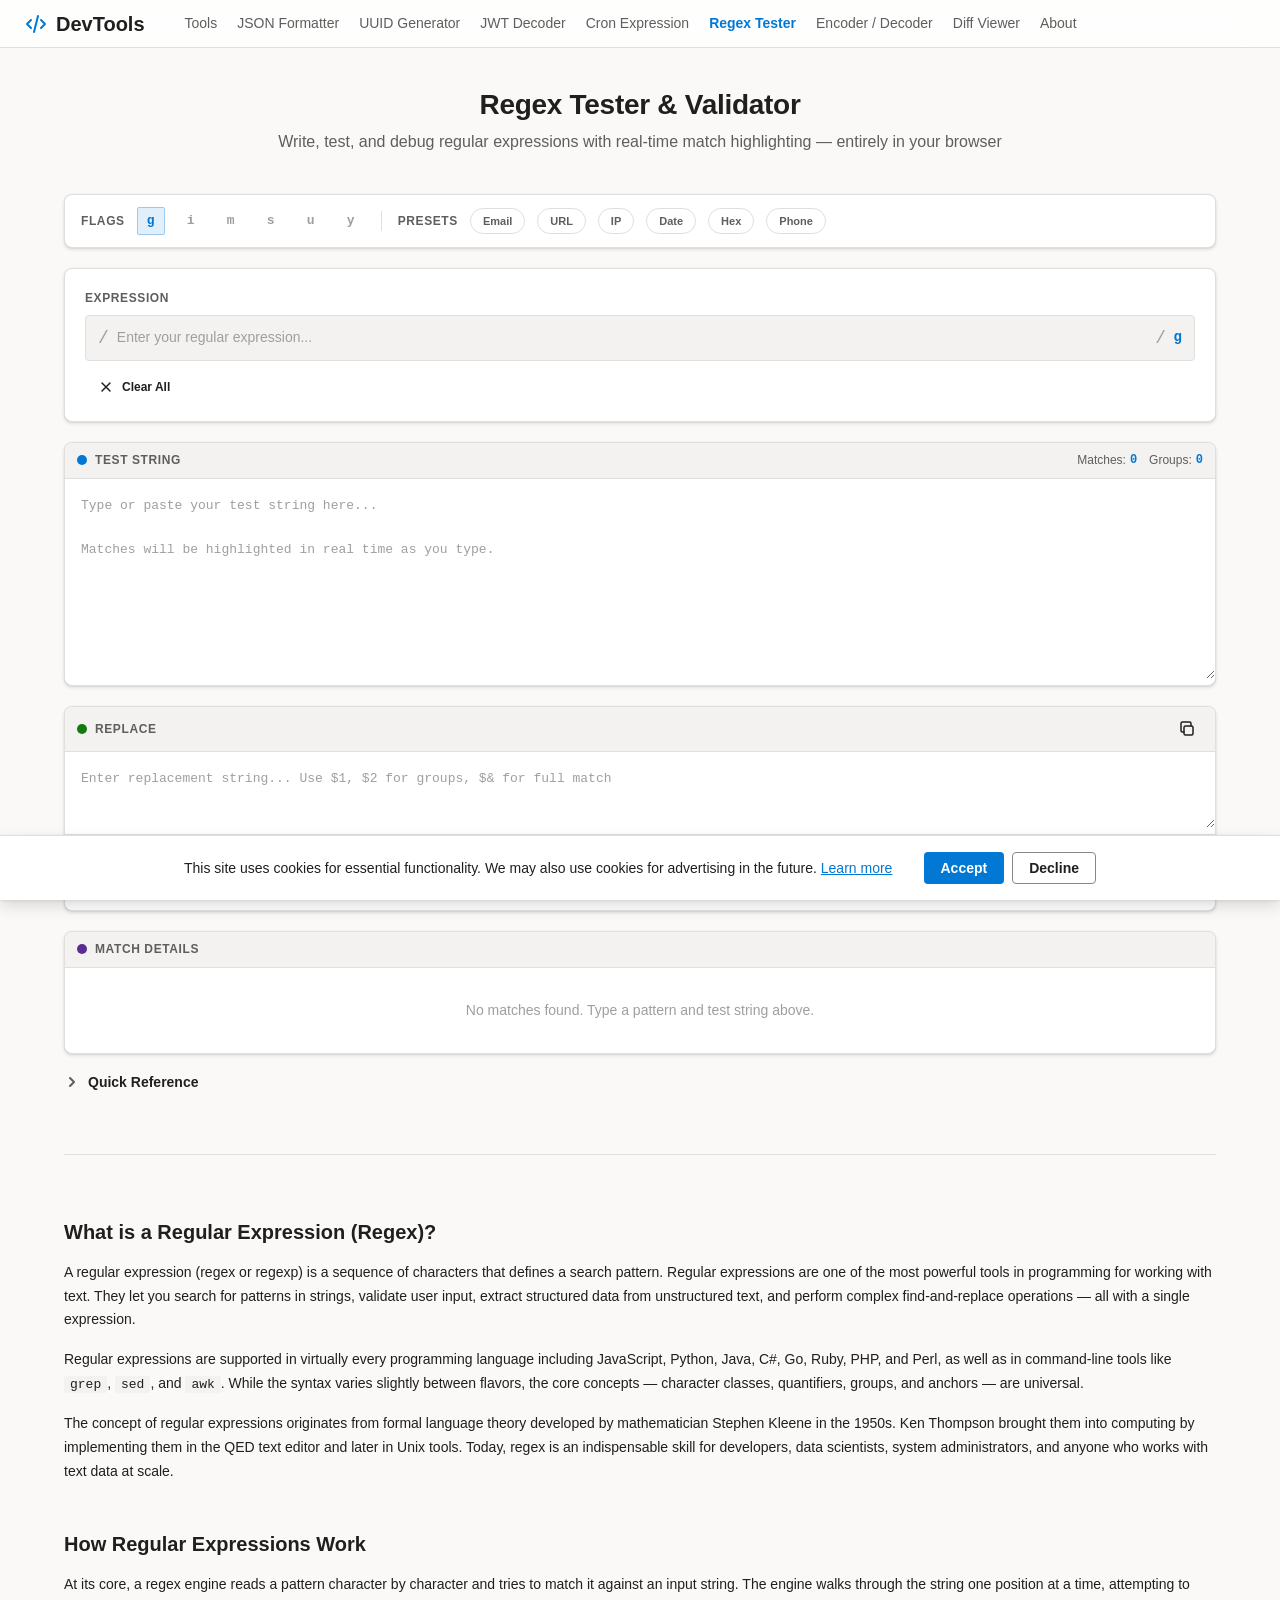
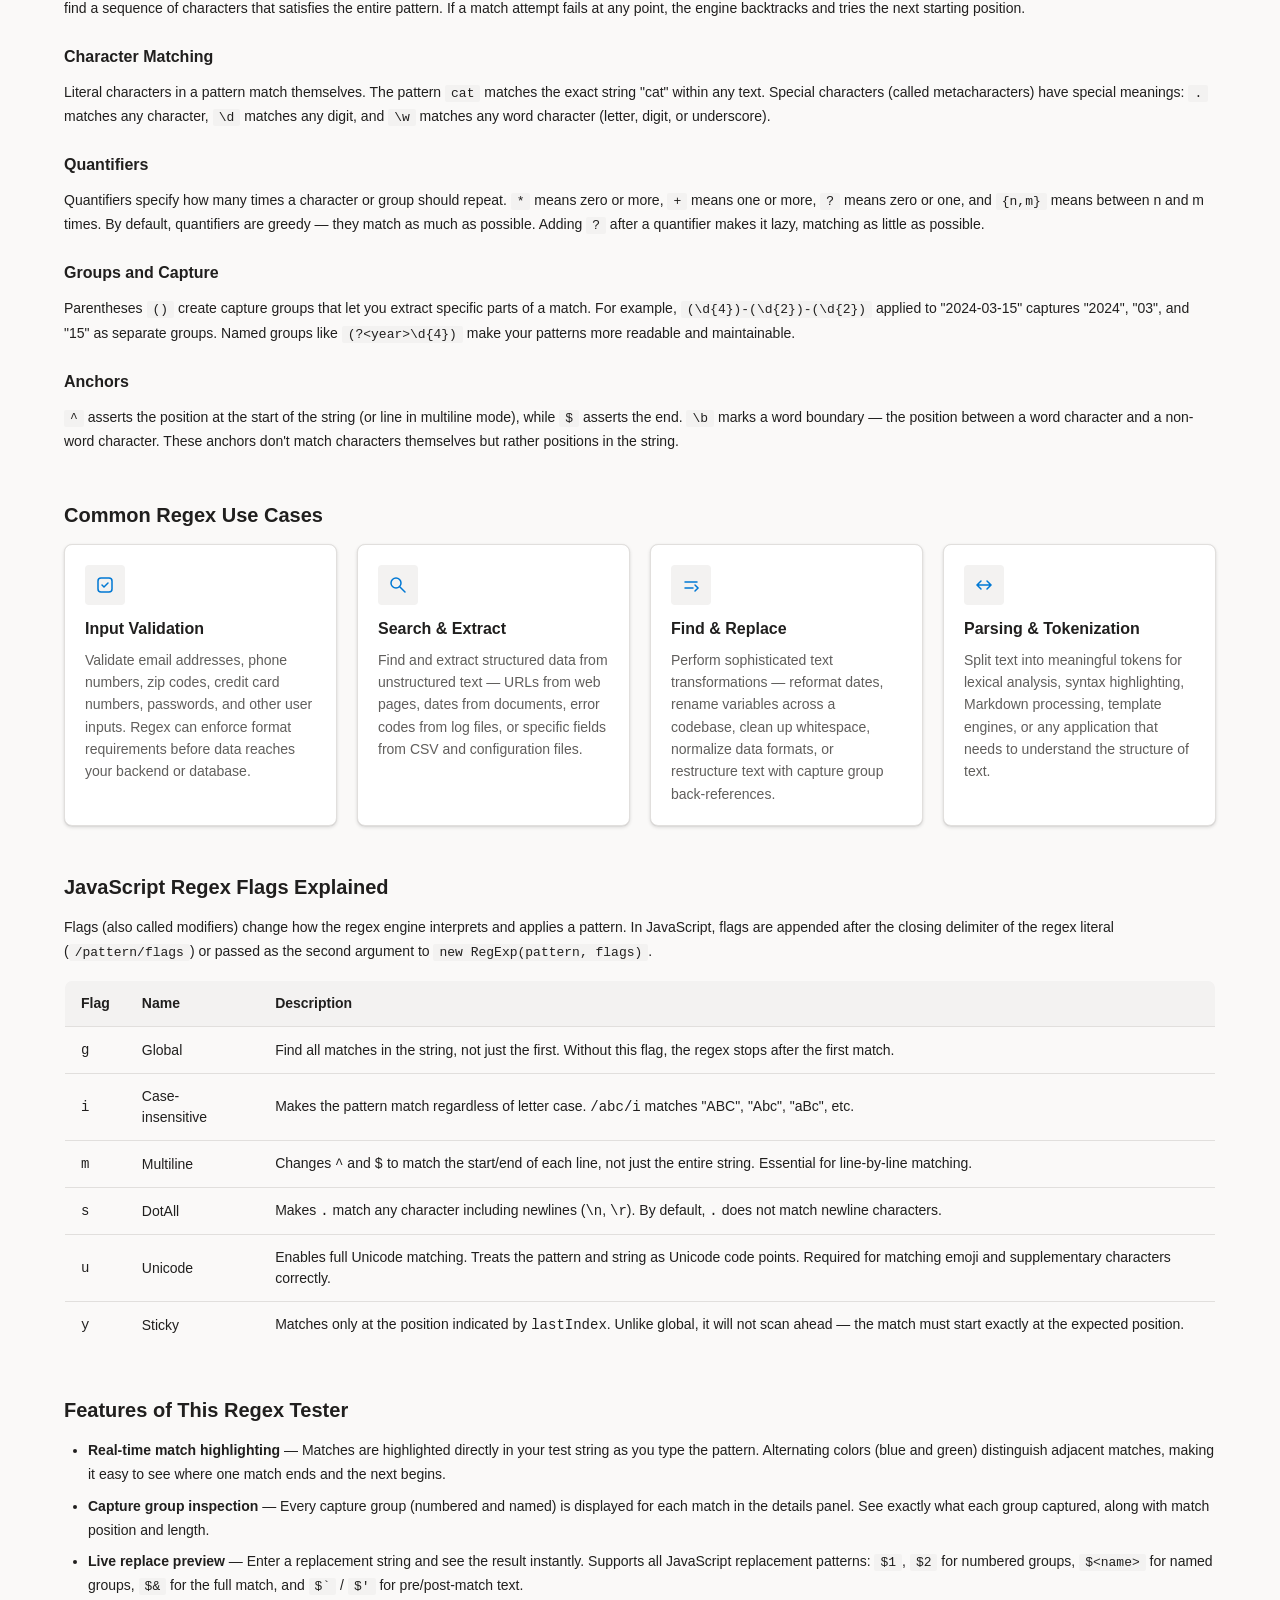
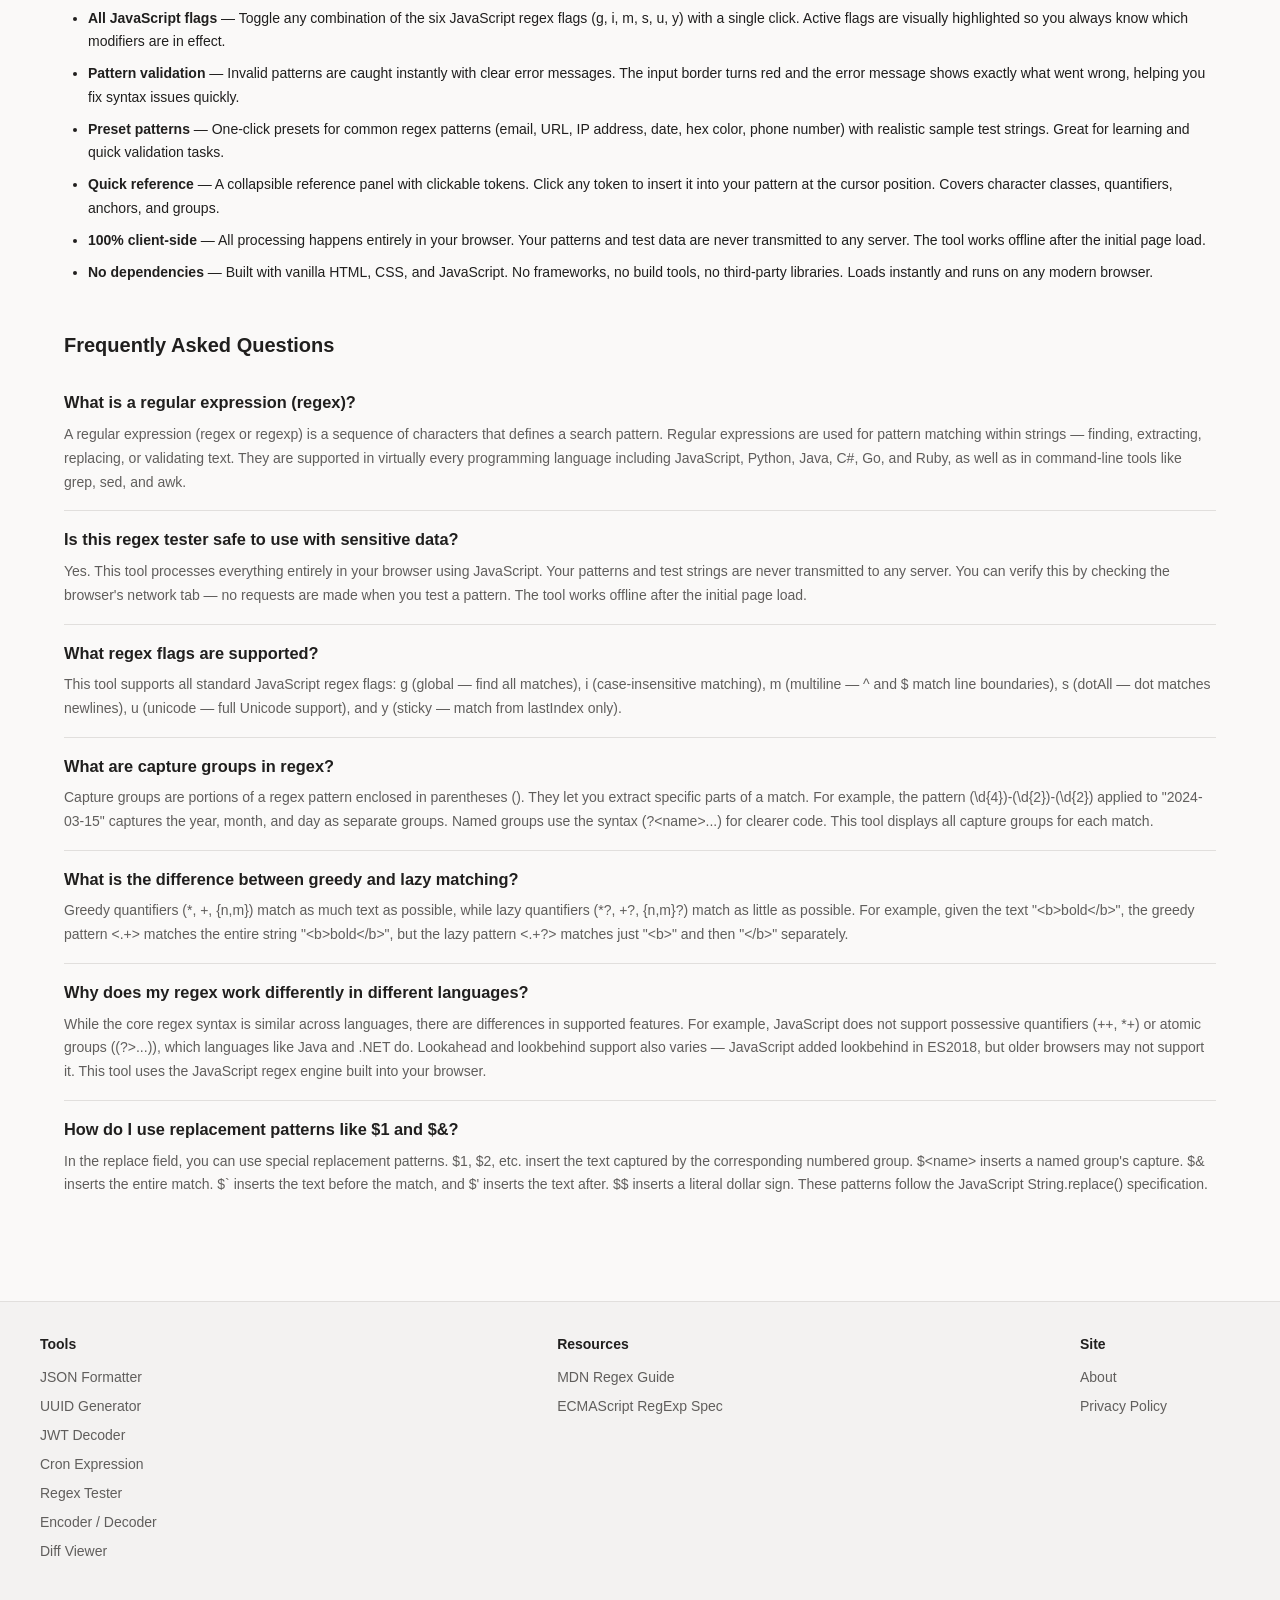
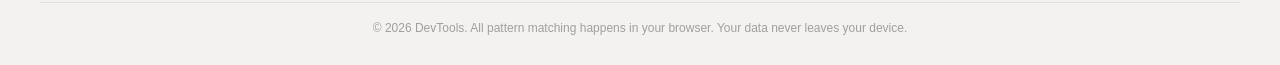
<file: regex-tester/index.html>
<!DOCTYPE html>
<html lang="en">
<head>
    <script async src="https://pagead2.googlesyndication.com/pagead/js/adsbygoogle.js?client=ca-pub-9694301903093195"
         crossorigin="anonymous"></script>
  <meta charset="UTF-8">
  <meta name="viewport" content="width=device-width, initial-scale=1.0">
  <title>Regex Tester &amp; Validator — Test Regular Expressions Online Free</title>
  <meta name="description" content="Free online regex tester and validator. Write, test, and debug regular expressions with real-time match highlighting, capture group inspection, and replace preview. Supports all JavaScript regex flags. 100% client-side.">
  <meta name="keywords" content="regex tester, regular expression tester, regex validator, regex online, regex debugger, regex match, regex replace, regex flags, JavaScript regex, regex groups, regex playground, free regex tool">
  <link rel="canonical" href="https://dev-tool.cc/regex-tester/">
  <meta property="og:type" content="website">
  <meta property="og:title" content="Regex Tester & Validator — Test Regular Expressions Online Free">
  <meta property="og:description" content="Free online regex tool. Write, test, and debug regular expressions with real-time highlighting, capture groups, and replace preview. All processing in your browser.">
  <meta property="og:url" content="https://dev-tool.cc/regex-tester/">
  <meta name="twitter:card" content="summary_large_image">
  <meta name="twitter:title" content="Regex Tester & Validator — Free Online Regular Expression Tool">
  <meta name="twitter:description" content="Test and validate regular expressions in your browser. Real-time highlighting, capture groups, and replace preview. Free, private, no sign-up.">
  <link rel="icon" type="image/svg+xml" href="data:image/svg+xml,%3Csvg xmlns='http://www.w3.org/2000/svg' viewBox='0 0 32 32'%3E%3Crect width='32' height='32' rx='6' fill='%230078D4'/%3E%3Ctext x='16' y='21' text-anchor='middle' font-family='Consolas,monospace' font-weight='700' font-size='11' fill='white'%3E.*%3C/text%3E%3C/svg%3E">
  <link rel="stylesheet" href="/css/tokens.css">
  <link rel="stylesheet" href="/css/layout.css">
  <link rel="stylesheet" href="/css/components.css">
  <link rel="stylesheet" href="/regex-tester/css/regex-tester.css">
  <script type="application/ld+json">
  {
    "@context": "https://schema.org",
    "@type": "WebApplication",
    "name": "Regex Tester & Validator",
    "url": "https://dev-tool.cc/regex-tester/",
    "description": "Free online tool to write, test, and debug regular expressions with real-time match highlighting, capture group inspection, and replace preview. Supports all JavaScript regex flags. All processing happens client-side in your browser.",
    "applicationCategory": "DeveloperApplication",
    "operatingSystem": "Any",
    "offers": {
      "@type": "Offer",
      "price": "0",
      "priceCurrency": "USD"
    }
  }
  </script>
  <script type="application/ld+json">
  {
    "@context": "https://schema.org",
    "@type": "FAQPage",
    "mainEntity": [
      {
        "@type": "Question",
        "name": "What is a regular expression (regex)?",
        "acceptedAnswer": {
          "@type": "Answer",
          "text": "A regular expression (regex or regexp) is a sequence of characters that defines a search pattern. Regular expressions are used for pattern matching within strings — finding, extracting, replacing, or validating text. They are supported in virtually every programming language including JavaScript, Python, Java, C#, Go, and Ruby, as well as in command-line tools like grep, sed, and awk."
        }
      },
      {
        "@type": "Question",
        "name": "Is this regex tester safe to use with sensitive data?",
        "acceptedAnswer": {
          "@type": "Answer",
          "text": "Yes. This tool processes everything entirely in your browser using JavaScript. Your patterns and test strings are never transmitted to any server. You can verify this by checking the browser's network tab — no requests are made when you test a pattern. The tool works offline after the initial page load."
        }
      },
      {
        "@type": "Question",
        "name": "What regex flags are supported?",
        "acceptedAnswer": {
          "@type": "Answer",
          "text": "This tool supports all standard JavaScript regex flags: g (global — find all matches), i (case-insensitive matching), m (multiline — ^ and $ match line boundaries), s (dotAll — dot matches newlines), u (unicode — full Unicode support), and y (sticky — match from lastIndex only)."
        }
      },
      {
        "@type": "Question",
        "name": "What are capture groups in regex?",
        "acceptedAnswer": {
          "@type": "Answer",
          "text": "Capture groups are portions of a regex pattern enclosed in parentheses (). They let you extract specific parts of a match. For example, the pattern (\\d{4})-(\\d{2})-(\\d{2}) applied to '2024-03-15' captures the year, month, and day as separate groups. Named groups use the syntax (?<name>...) for clearer code. This tool displays all capture groups for each match."
        }
      }
    ]
  }
  </script>
</head>
<body>
  <header class="nav" role="banner">
    <a href="/" class="nav__logo" aria-label="DevTools Home">
      <svg class="nav__logo-icon" viewBox="0 0 24 24" fill="none" stroke="currentColor" stroke-width="2" stroke-linecap="round" stroke-linejoin="round"><path d="M7 8l-4 4 4 4"/><path d="M17 8l4 4-4 4"/><path d="M14 4l-4 16"/></svg>
      DevTools
    </a>
    <nav>
      <ul class="nav__links" id="navLinks"></ul>
    </nav>
    <button class="nav__hamburger" id="navToggle" aria-label="Toggle menu" aria-expanded="false">
      <svg width="20" height="20" viewBox="0 0 20 20" fill="none" stroke="currentColor" stroke-width="2" stroke-linecap="round"><path d="M3 5h14M3 10h14M3 15h14"/></svg>
    </button>
  </header>

  <main class="main">
    <section class="hero">
      <h1 class="hero__title">Regex Tester &amp; Validator</h1>
      <p class="hero__subtitle">Write, test, and debug regular expressions with real-time match highlighting &mdash; entirely in your browser</p>
    </section>

    <!-- FLAGS & PRESETS COMMAND BAR -->
    <div class="command-bar" role="toolbar" aria-label="Regex options">
      <div class="command-bar__group" role="group" aria-label="Regex flags">
        <span class="command-bar__label">Flags</span>
        <button class="flag-btn" id="flag-g" title="Global: Find all matches" aria-pressed="false">g</button>
        <button class="flag-btn" id="flag-i" title="Case-insensitive" aria-pressed="false">i</button>
        <button class="flag-btn" id="flag-m" title="Multiline: ^ and $ match line boundaries" aria-pressed="false">m</button>
        <button class="flag-btn" id="flag-s" title="DotAll: . matches newlines" aria-pressed="false">s</button>
        <button class="flag-btn" id="flag-u" title="Unicode: Full Unicode support" aria-pressed="false">u</button>
        <button class="flag-btn" id="flag-y" title="Sticky: Match from lastIndex only" aria-pressed="false">y</button>
      </div>
      <div class="command-bar__separator"></div>
      <div class="command-bar__group" role="group" aria-label="Presets">
        <span class="command-bar__label">Presets</span>
        <button class="preset-btn" data-preset="Email">Email</button>
        <button class="preset-btn" data-preset="URL">URL</button>
        <button class="preset-btn" data-preset="IP Address">IP</button>
        <button class="preset-btn" data-preset="Date">Date</button>
        <button class="preset-btn" data-preset="Hex Color">Hex</button>
        <button class="preset-btn" data-preset="Phone">Phone</button>
      </div>
    </div>

    <!-- Pattern Input -->
    <div class="regex-input">
      <label for="regexInput" class="regex-input__label">Expression</label>
      <div class="regex-input__field-wrap" id="regexBar">
        <span class="regex-input__delim" aria-hidden="true">/</span>
        <input type="text" class="regex-input__field" id="regexInput" placeholder="Enter your regular expression..." spellcheck="false" autocomplete="off" aria-label="Regex pattern">
        <span class="regex-input__delim" aria-hidden="true">/</span>
        <span class="regex-input__flags" id="flagsDisplay">g</span>
      </div>
      <div class="regex-input__actions">
        <button class="btn btn--subtle btn--sm" id="btnClear">
          <svg viewBox="0 0 16 16" fill="none" stroke="currentColor" stroke-width="1.5" stroke-linecap="round"><path d="M4 4l8 8M12 4l-8 8"/></svg>
          Clear All
        </button>
      </div>
    </div>

    <!-- Error Display -->
    <div class="regex-error" id="regexError" role="alert"></div>

    <!-- Test String -->
    <div class="regex-card">
      <div class="regex-card__head">
        <div class="regex-card__head-left">
          <span class="regex-card__dot regex-card__dot--primary"></span>
          <span class="regex-card__title">Test String</span>
        </div>
        <div class="test-area__stats">
          <span class="test-area__stat">Matches: <span class="test-area__stat-value" id="statMatches">0</span></span>
          <span class="test-area__stat">Groups: <span class="test-area__stat-value" id="statGroups">0</span></span>
        </div>
      </div>
      <div class="highlight-wrap">
        <div class="highlight-backdrop" id="highlightBackdrop" aria-hidden="true"></div>
        <textarea class="test-area__textarea" id="testInput" placeholder="Type or paste your test string here...&#10;&#10;Matches will be highlighted in real time as you type." spellcheck="false"></textarea>
      </div>
    </div>

    <!-- Replace -->
    <div class="regex-card">
      <div class="regex-card__head">
        <div class="regex-card__head-left">
          <span class="regex-card__dot regex-card__dot--success"></span>
          <span class="regex-card__title">Replace</span>
        </div>
        <button class="btn btn--subtle btn--sm btn--icon" id="btnCopyReplace" title="Copy result" aria-label="Copy replace result">
          <svg viewBox="0 0 16 16" fill="none" stroke="currentColor" stroke-width="1.5" stroke-linecap="round" stroke-linejoin="round"><rect x="5" y="5" width="9" height="9" rx="1.5"/><path d="M5 11H3.5A1.5 1.5 0 012 9.5v-7A1.5 1.5 0 013.5 1h7A1.5 1.5 0 0112 2.5V5"/></svg>
        </button>
      </div>
      <textarea class="replace-area__input" id="replaceInput" placeholder="Enter replacement string... Use $1, $2 for groups, $& for full match" spellcheck="false"></textarea>
      <div class="replace-output">
        <div class="replace-output__header">Result</div>
        <div class="replace-output__text" id="replaceOutput"></div>
      </div>
    </div>

    <!-- Match Details -->
    <div class="regex-card">
      <div class="regex-card__head">
        <div class="regex-card__head-left">
          <span class="regex-card__dot regex-card__dot--purple"></span>
          <span class="regex-card__title">Match Details</span>
        </div>
      </div>
      <div class="match-list" id="matchList">
        <div class="match-list__empty">No matches found. Type a pattern and test string above.</div>
      </div>
    </div>

    <!-- Quick Reference (collapsible) -->
    <button class="ref-toggle" id="refToggle" aria-expanded="false" aria-controls="refGrid">
      <svg viewBox="0 0 16 16" fill="none" stroke="currentColor" stroke-width="2" stroke-linecap="round" stroke-linejoin="round"><path d="M6 4l4 4-4 4"/></svg>
      Quick Reference
    </button>
    <div class="ref-grid" id="refGrid">
      <div class="ref-category">
        <div class="ref-category__title">Character Classes</div>
        <div class="ref-row" data-token="."><span class="ref-row__token">.</span><span class="ref-row__desc">Any character (except newline)</span></div>
        <div class="ref-row" data-token="\d"><span class="ref-row__token">\d</span><span class="ref-row__desc">Digit [0-9]</span></div>
        <div class="ref-row" data-token="\D"><span class="ref-row__token">\D</span><span class="ref-row__desc">Non-digit</span></div>
        <div class="ref-row" data-token="\w"><span class="ref-row__token">\w</span><span class="ref-row__desc">Word character [a-zA-Z0-9_]</span></div>
        <div class="ref-row" data-token="\W"><span class="ref-row__token">\W</span><span class="ref-row__desc">Non-word character</span></div>
        <div class="ref-row" data-token="\s"><span class="ref-row__token">\s</span><span class="ref-row__desc">Whitespace</span></div>
        <div class="ref-row" data-token="\S"><span class="ref-row__token">\S</span><span class="ref-row__desc">Non-whitespace</span></div>
        <div class="ref-row" data-token="[abc]"><span class="ref-row__token">[abc]</span><span class="ref-row__desc">Character set: a, b, or c</span></div>
        <div class="ref-row" data-token="[^abc]"><span class="ref-row__token">[^abc]</span><span class="ref-row__desc">Negated set: not a, b, or c</span></div>
        <div class="ref-row" data-token="[a-z]"><span class="ref-row__token">[a-z]</span><span class="ref-row__desc">Range: a through z</span></div>
      </div>
      <div class="ref-category">
        <div class="ref-category__title">Quantifiers</div>
        <div class="ref-row" data-token="*"><span class="ref-row__token">*</span><span class="ref-row__desc">0 or more</span></div>
        <div class="ref-row" data-token="+"><span class="ref-row__token">+</span><span class="ref-row__desc">1 or more</span></div>
        <div class="ref-row" data-token="?"><span class="ref-row__token">?</span><span class="ref-row__desc">0 or 1 (optional)</span></div>
        <div class="ref-row" data-token="{3}"><span class="ref-row__token">{n}</span><span class="ref-row__desc">Exactly n times</span></div>
        <div class="ref-row" data-token="{3,}"><span class="ref-row__token">{n,}</span><span class="ref-row__desc">n or more times</span></div>
        <div class="ref-row" data-token="{3,5}"><span class="ref-row__token">{n,m}</span><span class="ref-row__desc">Between n and m times</span></div>
        <div class="ref-row" data-token="*?"><span class="ref-row__token">*?</span><span class="ref-row__desc">0 or more (lazy)</span></div>
        <div class="ref-row" data-token="+?"><span class="ref-row__token">+?</span><span class="ref-row__desc">1 or more (lazy)</span></div>
      </div>
      <div class="ref-category">
        <div class="ref-category__title">Anchors &amp; Boundaries</div>
        <div class="ref-row" data-token="^"><span class="ref-row__token">^</span><span class="ref-row__desc">Start of string / line</span></div>
        <div class="ref-row" data-token="$"><span class="ref-row__token">$</span><span class="ref-row__desc">End of string / line</span></div>
        <div class="ref-row" data-token="\b"><span class="ref-row__token">\b</span><span class="ref-row__desc">Word boundary</span></div>
        <div class="ref-row" data-token="\B"><span class="ref-row__token">\B</span><span class="ref-row__desc">Non-word boundary</span></div>
      </div>
      <div class="ref-category">
        <div class="ref-category__title">Groups &amp; Lookaround</div>
        <div class="ref-row" data-token="(abc)"><span class="ref-row__token">(abc)</span><span class="ref-row__desc">Capture group</span></div>
        <div class="ref-row" data-token="(?:abc)"><span class="ref-row__token">(?:abc)</span><span class="ref-row__desc">Non-capturing group</span></div>
        <div class="ref-row" data-token="(?<name>abc)"><span class="ref-row__token">(?&lt;n&gt;)</span><span class="ref-row__desc">Named capture group</span></div>
        <div class="ref-row" data-token="(?=abc)"><span class="ref-row__token">(?=abc)</span><span class="ref-row__desc">Positive lookahead</span></div>
        <div class="ref-row" data-token="(?!abc)"><span class="ref-row__token">(?!abc)</span><span class="ref-row__desc">Negative lookahead</span></div>
        <div class="ref-row" data-token="(?<=abc)"><span class="ref-row__token">(?&lt;=)</span><span class="ref-row__desc">Positive lookbehind</span></div>
        <div class="ref-row" data-token="(?<!abc)"><span class="ref-row__token">(?&lt;!)</span><span class="ref-row__desc">Negative lookbehind</span></div>
        <div class="ref-row" data-token="a|b"><span class="ref-row__token">a|b</span><span class="ref-row__desc">Alternation (or)</span></div>
      </div>
    </div>

    <!-- ==================== EDUCATIONAL CONTENT ==================== -->
    <div class="content-divider"></div>

    <!-- What is Regex -->
    <section class="section">
      <h2 class="section__title">What is a Regular Expression (Regex)?</h2>
      <div class="content">
        <p>A regular expression (regex or regexp) is a sequence of characters that defines a search pattern. Regular expressions are one of the most powerful tools in programming for working with text. They let you search for patterns in strings, validate user input, extract structured data from unstructured text, and perform complex find-and-replace operations — all with a single expression.</p>
        <p>Regular expressions are supported in virtually every programming language including JavaScript, Python, Java, C#, Go, Ruby, PHP, and Perl, as well as in command-line tools like <code>grep</code>, <code>sed</code>, and <code>awk</code>. While the syntax varies slightly between flavors, the core concepts — character classes, quantifiers, groups, and anchors — are universal.</p>
        <p>The concept of regular expressions originates from formal language theory developed by mathematician Stephen Kleene in the 1950s. Ken Thompson brought them into computing by implementing them in the QED text editor and later in Unix tools. Today, regex is an indispensable skill for developers, data scientists, system administrators, and anyone who works with text data at scale.</p>
      </div>
    </section>

    <!-- How Regex Works -->
    <section class="section">
      <h2 class="section__title">How Regular Expressions Work</h2>
      <div class="content">
        <p>At its core, a regex engine reads a pattern character by character and tries to match it against an input string. The engine walks through the string one position at a time, attempting to find a sequence of characters that satisfies the entire pattern. If a match attempt fails at any point, the engine backtracks and tries the next starting position.</p>

        <h3>Character Matching</h3>
        <p>Literal characters in a pattern match themselves. The pattern <code>cat</code> matches the exact string "cat" within any text. Special characters (called metacharacters) have special meanings: <code>.</code> matches any character, <code>\d</code> matches any digit, and <code>\w</code> matches any word character (letter, digit, or underscore).</p>

        <h3>Quantifiers</h3>
        <p>Quantifiers specify how many times a character or group should repeat. <code>*</code> means zero or more, <code>+</code> means one or more, <code>?</code> means zero or one, and <code>{n,m}</code> means between n and m times. By default, quantifiers are greedy — they match as much as possible. Adding <code>?</code> after a quantifier makes it lazy, matching as little as possible.</p>

        <h3>Groups and Capture</h3>
        <p>Parentheses <code>()</code> create capture groups that let you extract specific parts of a match. For example, <code>(\d{4})-(\d{2})-(\d{2})</code> applied to "2024-03-15" captures "2024", "03", and "15" as separate groups. Named groups like <code>(?&lt;year&gt;\d{4})</code> make your patterns more readable and maintainable.</p>

        <h3>Anchors</h3>
        <p><code>^</code> asserts the position at the start of the string (or line in multiline mode), while <code>$</code> asserts the end. <code>\b</code> marks a word boundary — the position between a word character and a non-word character. These anchors don't match characters themselves but rather positions in the string.</p>
      </div>
    </section>

    <!-- Common Use Cases -->
    <section class="section">
      <h2 class="section__title">Common Regex Use Cases</h2>
      <div class="card-grid">
        <article class="info-card">
          <div class="info-card__icon">
            <svg viewBox="0 0 20 20" fill="none" stroke="currentColor" stroke-width="1.5" stroke-linecap="round"><rect x="3" y="3" width="14" height="14" rx="3"/><path d="M7 10l2 2 4-4"/></svg>
          </div>
          <h3 class="info-card__title">Input Validation</h3>
          <p class="info-card__text">Validate email addresses, phone numbers, zip codes, credit card numbers, passwords, and other user inputs. Regex can enforce format requirements before data reaches your backend or database.</p>
        </article>
        <article class="info-card">
          <div class="info-card__icon">
            <svg viewBox="0 0 20 20" fill="none" stroke="currentColor" stroke-width="1.5" stroke-linecap="round"><circle cx="8" cy="8" r="5"/><path d="M12 12l5 5"/></svg>
          </div>
          <h3 class="info-card__title">Search &amp; Extract</h3>
          <p class="info-card__text">Find and extract structured data from unstructured text — URLs from web pages, dates from documents, error codes from log files, or specific fields from CSV and configuration files.</p>
        </article>
        <article class="info-card">
          <div class="info-card__icon">
            <svg viewBox="0 0 20 20" fill="none" stroke="currentColor" stroke-width="1.5" stroke-linecap="round"><path d="M4 7h12M4 13h8"/><path d="M14 10l3 3-3 3"/></svg>
          </div>
          <h3 class="info-card__title">Find &amp; Replace</h3>
          <p class="info-card__text">Perform sophisticated text transformations — reformat dates, rename variables across a codebase, clean up whitespace, normalize data formats, or restructure text with capture group back-references.</p>
        </article>
        <article class="info-card">
          <div class="info-card__icon">
            <svg viewBox="0 0 20 20" fill="none" stroke="currentColor" stroke-width="1.5" stroke-linecap="round"><path d="M3 10h14M7 6l-4 4 4 4M13 6l4 4-4 4"/></svg>
          </div>
          <h3 class="info-card__title">Parsing &amp; Tokenization</h3>
          <p class="info-card__text">Split text into meaningful tokens for lexical analysis, syntax highlighting, Markdown processing, template engines, or any application that needs to understand the structure of text.</p>
        </article>
      </div>
    </section>

    <!-- JavaScript Regex Flags -->
    <section class="section">
      <h2 class="section__title">JavaScript Regex Flags Explained</h2>
      <div class="content">
        <p>Flags (also called modifiers) change how the regex engine interprets and applies a pattern. In JavaScript, flags are appended after the closing delimiter of the regex literal (<code>/pattern/flags</code>) or passed as the second argument to <code>new RegExp(pattern, flags)</code>.</p>
      </div>
      <table class="compare-table">
        <thead>
          <tr>
            <th>Flag</th>
            <th>Name</th>
            <th>Description</th>
          </tr>
        </thead>
        <tbody>
          <tr>
            <td><code>g</code></td>
            <td>Global</td>
            <td>Find all matches in the string, not just the first. Without this flag, the regex stops after the first match.</td>
          </tr>
          <tr>
            <td><code>i</code></td>
            <td>Case-insensitive</td>
            <td>Makes the pattern match regardless of letter case. <code>/abc/i</code> matches "ABC", "Abc", "aBc", etc.</td>
          </tr>
          <tr>
            <td><code>m</code></td>
            <td>Multiline</td>
            <td>Changes <code>^</code> and <code>$</code> to match the start/end of each line, not just the entire string. Essential for line-by-line matching.</td>
          </tr>
          <tr>
            <td><code>s</code></td>
            <td>DotAll</td>
            <td>Makes <code>.</code> match any character including newlines (<code>\n</code>, <code>\r</code>). By default, <code>.</code> does not match newline characters.</td>
          </tr>
          <tr>
            <td><code>u</code></td>
            <td>Unicode</td>
            <td>Enables full Unicode matching. Treats the pattern and string as Unicode code points. Required for matching emoji and supplementary characters correctly.</td>
          </tr>
          <tr>
            <td><code>y</code></td>
            <td>Sticky</td>
            <td>Matches only at the position indicated by <code>lastIndex</code>. Unlike global, it will not scan ahead — the match must start exactly at the expected position.</td>
          </tr>
        </tbody>
      </table>
    </section>

    <!-- Features of This Tool -->
    <section class="section">
      <h2 class="section__title">Features of This Regex Tester</h2>
      <div class="content">
        <ul>
          <li><strong>Real-time match highlighting</strong> — Matches are highlighted directly in your test string as you type the pattern. Alternating colors (blue and green) distinguish adjacent matches, making it easy to see where one match ends and the next begins.</li>
          <li><strong>Capture group inspection</strong> — Every capture group (numbered and named) is displayed for each match in the details panel. See exactly what each group captured, along with match position and length.</li>
          <li><strong>Live replace preview</strong> — Enter a replacement string and see the result instantly. Supports all JavaScript replacement patterns: <code>$1</code>, <code>$2</code> for numbered groups, <code>$&lt;name&gt;</code> for named groups, <code>$&amp;</code> for the full match, and <code>$`</code> / <code>$'</code> for pre/post-match text.</li>
          <li><strong>All JavaScript flags</strong> — Toggle any combination of the six JavaScript regex flags (g, i, m, s, u, y) with a single click. Active flags are visually highlighted so you always know which modifiers are in effect.</li>
          <li><strong>Pattern validation</strong> — Invalid patterns are caught instantly with clear error messages. The input border turns red and the error message shows exactly what went wrong, helping you fix syntax issues quickly.</li>
          <li><strong>Preset patterns</strong> — One-click presets for common regex patterns (email, URL, IP address, date, hex color, phone number) with realistic sample test strings. Great for learning and quick validation tasks.</li>
          <li><strong>Quick reference</strong> — A collapsible reference panel with clickable tokens. Click any token to insert it into your pattern at the cursor position. Covers character classes, quantifiers, anchors, and groups.</li>
          <li><strong>100% client-side</strong> — All processing happens entirely in your browser. Your patterns and test data are never transmitted to any server. The tool works offline after the initial page load.</li>
          <li><strong>No dependencies</strong> — Built with vanilla HTML, CSS, and JavaScript. No frameworks, no build tools, no third-party libraries. Loads instantly and runs on any modern browser.</li>
        </ul>
      </div>
    </section>

    <!-- FAQ -->
    <section class="section">
      <h2 class="section__title">Frequently Asked Questions</h2>
      <div class="faq-item">
        <h3 class="faq-question">What is a regular expression (regex)?</h3>
        <p class="faq-answer">A regular expression (regex or regexp) is a sequence of characters that defines a search pattern. Regular expressions are used for pattern matching within strings — finding, extracting, replacing, or validating text. They are supported in virtually every programming language including JavaScript, Python, Java, C#, Go, and Ruby, as well as in command-line tools like grep, sed, and awk.</p>
      </div>
      <div class="faq-item">
        <h3 class="faq-question">Is this regex tester safe to use with sensitive data?</h3>
        <p class="faq-answer">Yes. This tool processes everything entirely in your browser using JavaScript. Your patterns and test strings are never transmitted to any server. You can verify this by checking the browser's network tab — no requests are made when you test a pattern. The tool works offline after the initial page load.</p>
      </div>
      <div class="faq-item">
        <h3 class="faq-question">What regex flags are supported?</h3>
        <p class="faq-answer">This tool supports all standard JavaScript regex flags: g (global — find all matches), i (case-insensitive matching), m (multiline — ^ and $ match line boundaries), s (dotAll — dot matches newlines), u (unicode — full Unicode support), and y (sticky — match from lastIndex only).</p>
      </div>
      <div class="faq-item">
        <h3 class="faq-question">What are capture groups in regex?</h3>
        <p class="faq-answer">Capture groups are portions of a regex pattern enclosed in parentheses (). They let you extract specific parts of a match. For example, the pattern (\d{4})-(\d{2})-(\d{2}) applied to "2024-03-15" captures the year, month, and day as separate groups. Named groups use the syntax (?&lt;name&gt;...) for clearer code. This tool displays all capture groups for each match.</p>
      </div>
      <div class="faq-item">
        <h3 class="faq-question">What is the difference between greedy and lazy matching?</h3>
        <p class="faq-answer">Greedy quantifiers (*, +, {n,m}) match as much text as possible, while lazy quantifiers (*?, +?, {n,m}?) match as little as possible. For example, given the text "&lt;b&gt;bold&lt;/b&gt;", the greedy pattern &lt;.+&gt; matches the entire string "&lt;b&gt;bold&lt;/b&gt;", but the lazy pattern &lt;.+?&gt; matches just "&lt;b&gt;" and then "&lt;/b&gt;" separately.</p>
      </div>
      <div class="faq-item">
        <h3 class="faq-question">Why does my regex work differently in different languages?</h3>
        <p class="faq-answer">While the core regex syntax is similar across languages, there are differences in supported features. For example, JavaScript does not support possessive quantifiers (++, *+) or atomic groups ((?>...)), which languages like Java and .NET do. Lookahead and lookbehind support also varies — JavaScript added lookbehind in ES2018, but older browsers may not support it. This tool uses the JavaScript regex engine built into your browser.</p>
      </div>
      <div class="faq-item">
        <h3 class="faq-question">How do I use replacement patterns like $1 and $&amp;?</h3>
        <p class="faq-answer">In the replace field, you can use special replacement patterns. $1, $2, etc. insert the text captured by the corresponding numbered group. $&lt;name&gt; inserts a named group's capture. $&amp; inserts the entire match. $` inserts the text before the match, and $' inserts the text after. $$ inserts a literal dollar sign. These patterns follow the JavaScript String.replace() specification.</p>
      </div>
    </section>
  </main>

  <footer class="footer" role="contentinfo">
    <div class="footer__inner">
      <div class="footer__col">
        <div class="footer__heading">Tools</div>
        <ul class="footer__links">
          <li><a href="/json-prettier/" class="footer__link">JSON Formatter</a></li>
          <li><a href="/uuid-generator/" class="footer__link">UUID Generator</a></li>
          <li><a href="/jwt-decoder/" class="footer__link">JWT Decoder</a></li>
          <li><a href="/cron-expression/" class="footer__link">Cron Expression</a></li>
          <li><a href="/regex-tester/" class="footer__link">Regex Tester</a></li>
          <li><a href="/encoder-decoder/" class="footer__link">Encoder / Decoder</a></li>
          <li><a href="/diff-viewer/" class="footer__link">Diff Viewer</a></li>
        </ul>
      </div>
      <div class="footer__col">
        <div class="footer__heading">Resources</div>
        <ul class="footer__links">
          <li><a href="https://developer.mozilla.org/en-US/docs/Web/JavaScript/Guide/Regular_expressions" class="footer__link" target="_blank" rel="noopener">MDN Regex Guide</a></li>
          <li><a href="https://tc39.es/ecma262/#sec-regexp-regular-expression-objects" class="footer__link" target="_blank" rel="noopener">ECMAScript RegExp Spec</a></li>
        </ul>
      </div>
      <div class="footer__col">
        <div class="footer__heading">Site</div>
        <ul class="footer__links">
          <li><a href="/about.html" class="footer__link">About</a></li>
          <li><a href="/privacy.html" class="footer__link">Privacy Policy</a></li>
        </ul>
      </div>
      <p class="footer__copy">&copy; 2026 DevTools. All pattern matching happens in your browser. Your data never leaves your device.</p>
    </div>
  </footer>

  <div class="toast-container" id="toastContainer" aria-live="polite"></div>

  <script src="/js/utils.js"></script>
  <script src="/js/nav.js"></script>
  <script src="/regex-tester/js/app.js"></script>
  <script src="/js/cookie-consent.js"></script>
</body>
</html>
</file>
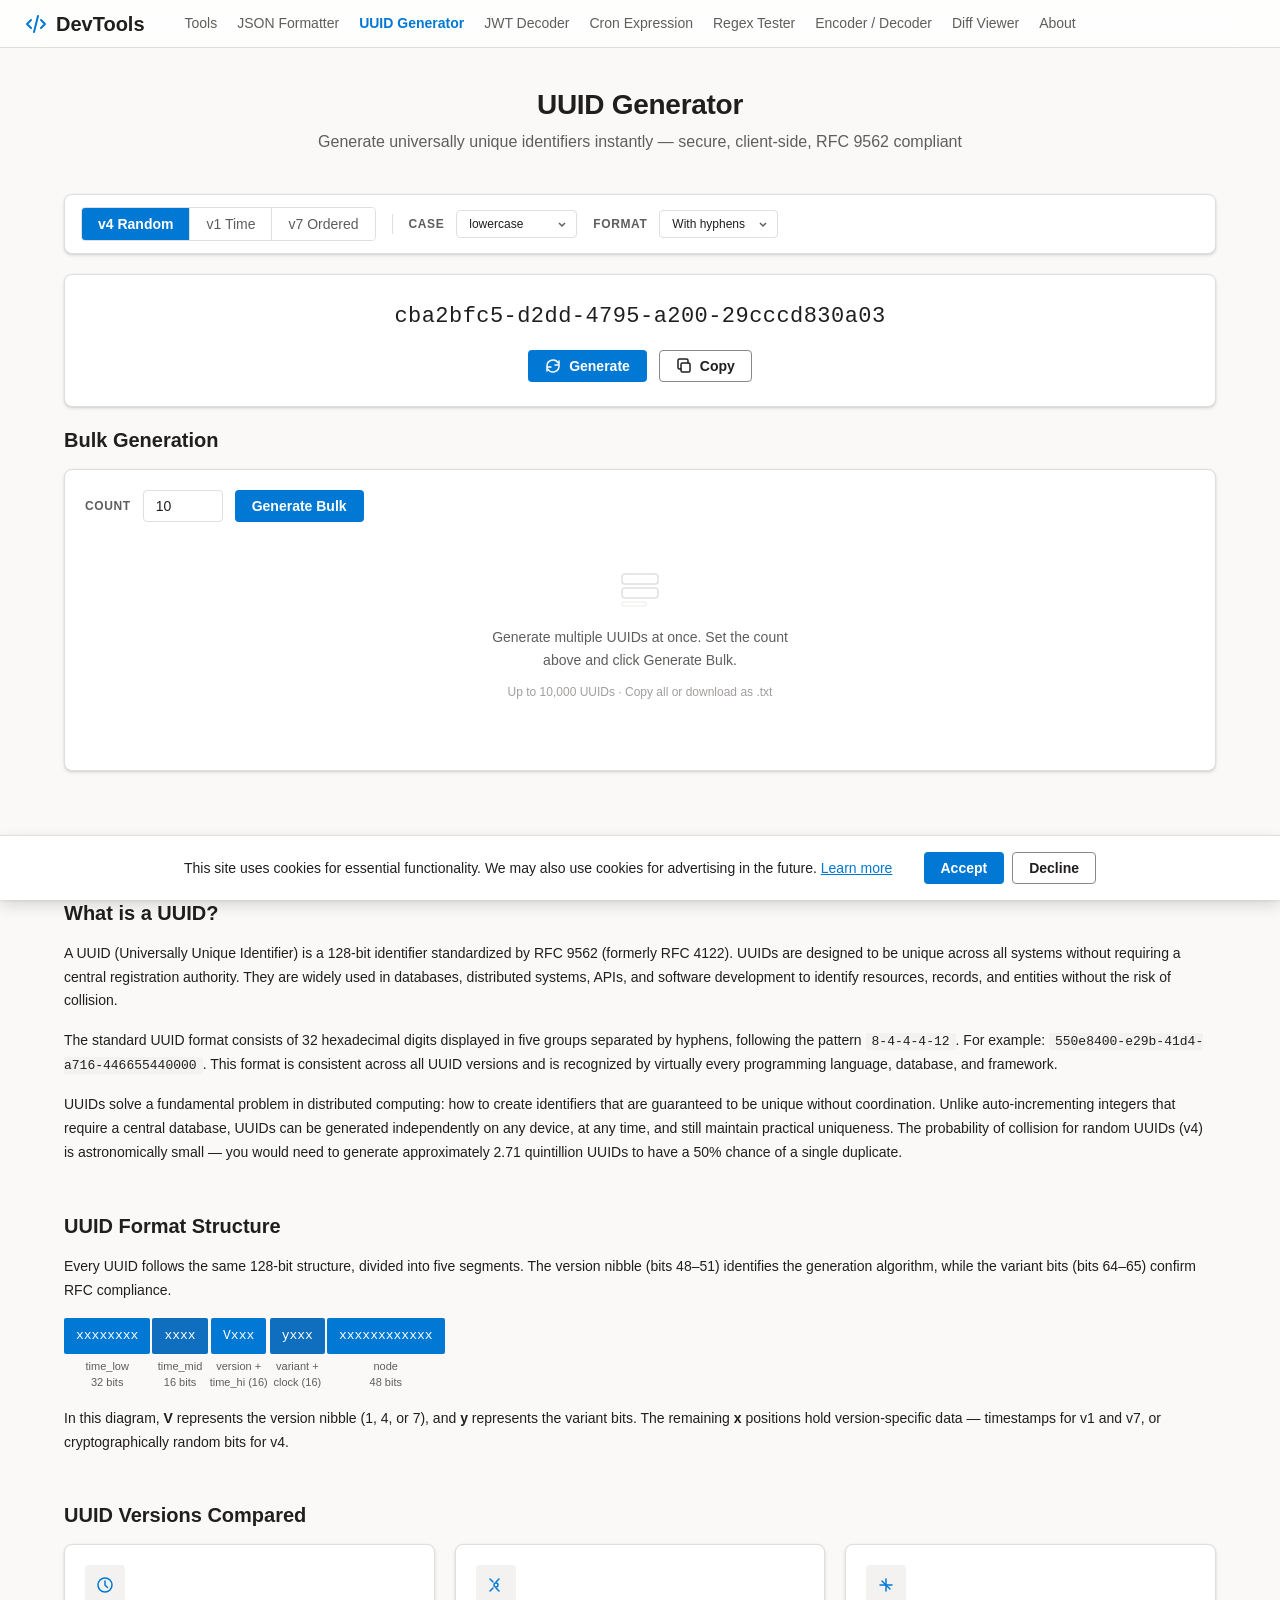
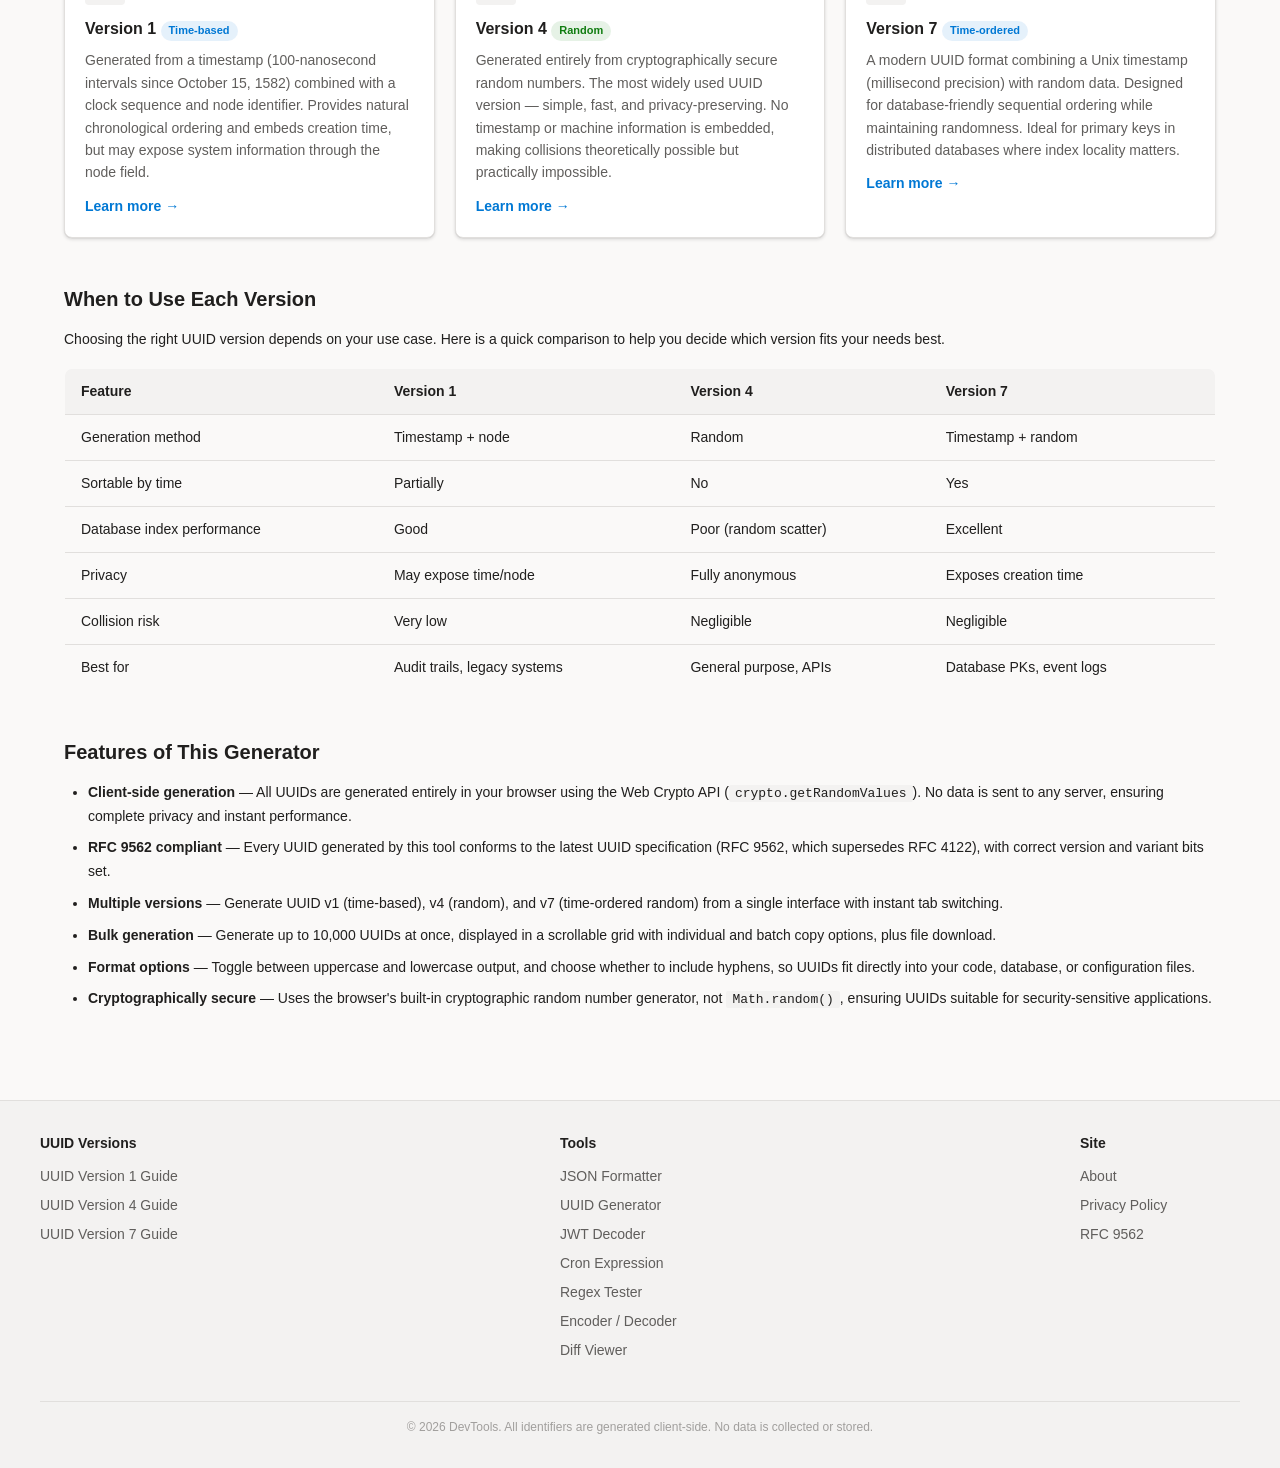
<file: uuid-generator/index.html>
<!DOCTYPE html>
<html lang="en">
<head>
    <script async src="https://pagead2.googlesyndication.com/pagead/js/adsbygoogle.js?client=ca-pub-9694301903093195"
         crossorigin="anonymous"></script>
  <meta charset="UTF-8">
  <meta name="viewport" content="width=device-width, initial-scale=1.0">
  <title>UUID Generator — Generate UUID v1, v4, v7 Online Free</title>
  <meta name="description" content="Free online UUID generator. Create UUID v1 (time-based), v4 (random), and v7 (time-ordered) identifiers instantly. Bulk generation, format options, and one-click copy.">
  <meta name="keywords" content="UUID generator, GUID generator, UUID v4, UUID v1, UUID v7, unique identifier, random UUID, bulk UUID">
  <link rel="canonical" href="https://dev-tool.cc/uuid-generator/">
  <meta property="og:type" content="website">
  <meta property="og:title" content="UUID Generator — Generate UUID v1, v4, v7 Online Free">
  <meta property="og:description" content="Free online UUID generator. Create single or bulk UUIDs with format options and one-click copy.">
  <meta property="og:url" content="https://dev-tool.cc/uuid-generator/">
  <meta name="twitter:card" content="summary_large_image">
  <meta name="twitter:title" content="UUID Generator — Generate UUID v1, v4, v7 Online Free">
  <meta name="twitter:description" content="Free online UUID generator with bulk generation and format options.">
  <link rel="icon" type="image/svg+xml" href="data:image/svg+xml,%3Csvg xmlns='http://www.w3.org/2000/svg' viewBox='0 0 32 32'%3E%3Crect width='32' height='32' rx='6' fill='%230078D4'/%3E%3Ctext x='16' y='22' text-anchor='middle' font-family='Segoe UI,sans-serif' font-weight='700' font-size='16' fill='white'%3EID%3C/text%3E%3C/svg%3E">
  <link rel="stylesheet" href="/css/tokens.css">
  <link rel="stylesheet" href="/css/layout.css">
  <link rel="stylesheet" href="/css/components.css">
  <link rel="stylesheet" href="/uuid-generator/css/uuid-generator.css">
  <script type="application/ld+json">
  {
    "@context": "https://schema.org",
    "@type": "WebApplication",
    "name": "UUID Generator",
    "url": "https://dev-tool.cc/uuid-generator/",
    "description": "Generate UUID v1, v4, and v7 identifiers instantly. Free online UUID generator with bulk generation, format options, and one-click copy.",
    "applicationCategory": "DeveloperApplication",
    "operatingSystem": "Any",
    "offers": {
      "@type": "Offer",
      "price": "0",
      "priceCurrency": "USD"
    }
  }
  </script>
</head>
<body>
  <header class="nav" role="banner">
    <a href="/" class="nav__logo" aria-label="DevTools Home">
      <svg class="nav__logo-icon" viewBox="0 0 24 24" fill="none" stroke="currentColor" stroke-width="2" stroke-linecap="round" stroke-linejoin="round"><path d="M7 8l-4 4 4 4"/><path d="M17 8l4 4-4 4"/><path d="M14 4l-4 16"/></svg>
      DevTools
    </a>
    <nav>
      <ul class="nav__links" id="navLinks"></ul>
    </nav>
    <button class="nav__hamburger" id="navToggle" aria-label="Toggle menu" aria-expanded="false">
      <svg width="20" height="20" viewBox="0 0 20 20" fill="none" stroke="currentColor" stroke-width="2" stroke-linecap="round"><path d="M3 5h14M3 10h14M3 15h14"/></svg>
    </button>
  </header>

  <main class="main">
    <section class="hero">
      <h1 class="hero__title">UUID Generator</h1>
      <p class="hero__subtitle">Generate universally unique identifiers instantly — secure, client-side, RFC&nbsp;9562&nbsp;compliant</p>
    </section>

    <!-- COMMAND BAR -->
    <div class="command-bar" role="toolbar" aria-label="UUID generation controls">
      <div class="command-bar__group">
        <div class="version-toggle" role="group" aria-label="UUID version">
          <button class="version-toggle__btn" aria-pressed="true" data-version="v4">v4 Random</button>
          <button class="version-toggle__btn" aria-pressed="false" data-version="v1">v1 Time</button>
          <button class="version-toggle__btn" aria-pressed="false" data-version="v7">v7 Ordered</button>
        </div>
      </div>
      <div class="command-bar__separator" aria-hidden="true"></div>
      <div class="command-bar__group">
        <label class="command-bar__label" for="caseSelect">Case</label>
        <select class="select" id="caseSelect">
          <option value="lower">lowercase</option>
          <option value="upper">UPPERCASE</option>
        </select>
      </div>
      <div class="command-bar__group">
        <label class="command-bar__label" for="hyphensSelect">Format</label>
        <select class="select" id="hyphensSelect">
          <option value="hyphens">With hyphens</option>
          <option value="plain">No hyphens</option>
        </select>
      </div>
    </div>

    <!-- SINGLE UUID -->
    <div class="uuid-display" id="singleDisplay">
      <div class="uuid-display__value" id="singleUUID" aria-live="polite"></div>
      <div class="uuid-display__actions">
        <button class="btn btn--primary" id="btnGenerate">
          <svg viewBox="0 0 16 16" fill="none" stroke="currentColor" stroke-width="1.5" stroke-linecap="round"><path d="M2 8a6 6 0 0111.2-3M14 8A6 6 0 012.8 11"/><path d="M14 3v4h-4M2 13V9h4"/></svg>
          Generate
        </button>
        <button class="btn btn--default" id="btnCopy">
          <svg viewBox="0 0 16 16" fill="none" stroke="currentColor" stroke-width="1.5" stroke-linecap="round" stroke-linejoin="round"><rect x="5" y="5" width="9" height="9" rx="1.5"/><path d="M5 11H3.5A1.5 1.5 0 012 9.5v-7A1.5 1.5 0 013.5 1h7A1.5 1.5 0 0112 2.5V5"/></svg>
          Copy
        </button>
      </div>
    </div>

    <!-- BULK -->
    <section class="section">
      <h2 class="section__title">Bulk Generation</h2>
      <div class="bulk bulk--empty" id="bulkContainer">
        <div class="bulk__controls">
          <label for="bulkCount" class="command-bar__label">Count</label>
          <input type="number" class="text-field" id="bulkCount" value="10" min="1" max="10000" aria-label="Number of UUIDs to generate">
          <button class="btn btn--primary" id="btnBulkGenerate">Generate Bulk</button>
          <div class="bulk__actions" id="bulkActions" style="display:none">
            <button class="btn btn--default" id="btnCopyAll">
              <svg viewBox="0 0 16 16" fill="none" stroke="currentColor" stroke-width="1.5" stroke-linecap="round" stroke-linejoin="round"><rect x="5" y="5" width="9" height="9" rx="1.5"/><path d="M5 11H3.5A1.5 1.5 0 012 9.5v-7A1.5 1.5 0 013.5 1h7A1.5 1.5 0 0112 2.5V5"/></svg>
              Copy All
            </button>
            <button class="btn btn--default" id="btnDownload">
              <svg viewBox="0 0 16 16" fill="none" stroke="currentColor" stroke-width="1.5" stroke-linecap="round" stroke-linejoin="round"><path d="M8 2v9M4 8l4 4 4-4"/><path d="M2 13h12"/></svg>
              Download
            </button>
          </div>
        </div>
        <div class="bulk__count" id="bulkCountLabel"></div>
        <div class="uuid-chips" id="bulkResults">
          <div class="bulk__empty" id="bulkEmpty">
            <svg class="bulk__empty-icon" viewBox="0 0 48 48" fill="none" stroke="currentColor" stroke-width="1.5" stroke-linecap="round" stroke-linejoin="round">
              <rect x="6" y="8" width="36" height="10" rx="3"/>
              <rect x="6" y="22" width="36" height="10" rx="3"/>
              <rect x="6" y="36" width="24" height="4" rx="2" opacity="0.4"/>
            </svg>
            <p class="bulk__empty-text">Generate multiple UUIDs at once. Set the count above and click Generate Bulk.</p>
            <p class="bulk__empty-hint">Up to 10,000 UUIDs &middot; Copy all or download as .txt</p>
          </div>
        </div>
      </div>
    </section>

    <!-- EDUCATIONAL CONTENT -->
    <div class="content-divider"></div>
    <section class="section">
      <h2 class="section__title">What is a UUID?</h2>
      <div class="content">
        <p>A UUID (Universally Unique Identifier) is a 128-bit identifier standardized by RFC 9562 (formerly RFC 4122). UUIDs are designed to be unique across all systems without requiring a central registration authority. They are widely used in databases, distributed systems, APIs, and software development to identify resources, records, and entities without the risk of collision.</p>
        <p>The standard UUID format consists of 32 hexadecimal digits displayed in five groups separated by hyphens, following the pattern <code>8-4-4-4-12</code>. For example: <code>550e8400-e29b-41d4-a716-446655440000</code>. This format is consistent across all UUID versions and is recognized by virtually every programming language, database, and framework.</p>
        <p>UUIDs solve a fundamental problem in distributed computing: how to create identifiers that are guaranteed to be unique without coordination. Unlike auto-incrementing integers that require a central database, UUIDs can be generated independently on any device, at any time, and still maintain practical uniqueness. The probability of collision for random UUIDs (v4) is astronomically small — you would need to generate approximately 2.71 quintillion UUIDs to have a 50% chance of a single duplicate.</p>
      </div>
    </section>

    <!-- UUID STRUCTURE -->
    <section class="section">
      <h2 class="section__title">UUID Format Structure</h2>
      <div class="content">
        <p>Every UUID follows the same 128-bit structure, divided into five segments. The version nibble (bits 48–51) identifies the generation algorithm, while the variant bits (bits 64–65) confirm RFC compliance.</p>
      </div>
      <div class="uuid-structure" role="img" aria-label="UUID byte layout diagram">
        <div class="uuid-segment">
          <div class="uuid-segment__block">xxxxxxxx</div>
          <div class="uuid-segment__label">time_low<br>32 bits</div>
        </div>
        <div class="uuid-segment">
          <div class="uuid-segment__block uuid-segment__block--alt">xxxx</div>
          <div class="uuid-segment__label">time_mid<br>16 bits</div>
        </div>
        <div class="uuid-segment">
          <div class="uuid-segment__block">Vxxx</div>
          <div class="uuid-segment__label">version +<br>time_hi (16)</div>
        </div>
        <div class="uuid-segment">
          <div class="uuid-segment__block uuid-segment__block--alt">yxxx</div>
          <div class="uuid-segment__label">variant +<br>clock (16)</div>
        </div>
        <div class="uuid-segment">
          <div class="uuid-segment__block">xxxxxxxxxxxx</div>
          <div class="uuid-segment__label">node<br>48 bits</div>
        </div>
      </div>
      <div class="content">
        <p>In this diagram, <strong>V</strong> represents the version nibble (1, 4, or 7), and <strong>y</strong> represents the variant bits. The remaining <strong>x</strong> positions hold version-specific data — timestamps for v1 and v7, or cryptographically random bits for v4.</p>
      </div>
    </section>

    <!-- VERSION CARDS -->
    <section class="section">
      <h2 class="section__title">UUID Versions Compared</h2>
      <div class="card-grid">
        <article class="info-card">
          <div class="info-card__icon">
            <svg viewBox="0 0 20 20" fill="none" stroke="currentColor" stroke-width="1.5" stroke-linecap="round"><circle cx="10" cy="10" r="7"/><path d="M10 6v4l2.5 2.5"/></svg>
          </div>
          <h3 class="info-card__title">Version 1 <span class="badge badge--primary">Time-based</span></h3>
          <p class="info-card__text">Generated from a timestamp (100-nanosecond intervals since October 15, 1582) combined with a clock sequence and node identifier. Provides natural chronological ordering and embeds creation time, but may expose system information through the node field.</p>
          <a href="/uuid-generator/uuid-v1.html" class="info-card__link">Learn more &rarr;</a>
        </article>
        <article class="info-card">
          <div class="info-card__icon">
            <svg viewBox="0 0 20 20" fill="none" stroke="currentColor" stroke-width="1.5" stroke-linecap="round"><path d="M4 4l3 3M13 4l-3 3M4 16l3-3M13 16l-3-3"/><circle cx="10" cy="10" r="2"/></svg>
          </div>
          <h3 class="info-card__title">Version 4 <span class="badge badge--success">Random</span></h3>
          <p class="info-card__text">Generated entirely from cryptographically secure random numbers. The most widely used UUID version — simple, fast, and privacy-preserving. No timestamp or machine information is embedded, making collisions theoretically possible but practically impossible.</p>
          <a href="/uuid-generator/uuid-v4.html" class="info-card__link">Learn more &rarr;</a>
        </article>
        <article class="info-card">
          <div class="info-card__icon">
            <svg viewBox="0 0 20 20" fill="none" stroke="currentColor" stroke-width="1.5" stroke-linecap="round"><path d="M4 10h12"/><path d="M10 4v12"/><path d="M6 6l8 8"/></svg>
          </div>
          <h3 class="info-card__title">Version 7 <span class="badge badge--primary">Time-ordered</span></h3>
          <p class="info-card__text">A modern UUID format combining a Unix timestamp (millisecond precision) with random data. Designed for database-friendly sequential ordering while maintaining randomness. Ideal for primary keys in distributed databases where index locality matters.</p>
          <a href="/uuid-generator/uuid-v7.html" class="info-card__link">Learn more &rarr;</a>
        </article>
      </div>
    </section>

    <!-- COMPARISON TABLE -->
    <section class="section">
      <h2 class="section__title">When to Use Each Version</h2>
      <div class="content">
        <p>Choosing the right UUID version depends on your use case. Here is a quick comparison to help you decide which version fits your needs best.</p>
      </div>
      <table class="compare-table">
        <thead>
          <tr>
            <th>Feature</th>
            <th>Version 1</th>
            <th>Version 4</th>
            <th>Version 7</th>
          </tr>
        </thead>
        <tbody>
          <tr>
            <td>Generation method</td>
            <td>Timestamp + node</td>
            <td>Random</td>
            <td>Timestamp + random</td>
          </tr>
          <tr>
            <td>Sortable by time</td>
            <td>Partially</td>
            <td>No</td>
            <td>Yes</td>
          </tr>
          <tr>
            <td>Database index performance</td>
            <td>Good</td>
            <td>Poor (random scatter)</td>
            <td>Excellent</td>
          </tr>
          <tr>
            <td>Privacy</td>
            <td>May expose time/node</td>
            <td>Fully anonymous</td>
            <td>Exposes creation time</td>
          </tr>
          <tr>
            <td>Collision risk</td>
            <td>Very low</td>
            <td>Negligible</td>
            <td>Negligible</td>
          </tr>
          <tr>
            <td>Best for</td>
            <td>Audit trails, legacy systems</td>
            <td>General purpose, APIs</td>
            <td>Database PKs, event logs</td>
          </tr>
        </tbody>
      </table>
    </section>

    <!-- FEATURES -->
    <section class="section">
      <h2 class="section__title">Features of This Generator</h2>
      <div class="content">
        <ul>
          <li><strong>Client-side generation</strong> — All UUIDs are generated entirely in your browser using the Web Crypto API (<code>crypto.getRandomValues</code>). No data is sent to any server, ensuring complete privacy and instant performance.</li>
          <li><strong>RFC 9562 compliant</strong> — Every UUID generated by this tool conforms to the latest UUID specification (RFC 9562, which supersedes RFC 4122), with correct version and variant bits set.</li>
          <li><strong>Multiple versions</strong> — Generate UUID v1 (time-based), v4 (random), and v7 (time-ordered random) from a single interface with instant tab switching.</li>
          <li><strong>Bulk generation</strong> — Generate up to 10,000 UUIDs at once, displayed in a scrollable grid with individual and batch copy options, plus file download.</li>
          <li><strong>Format options</strong> — Toggle between uppercase and lowercase output, and choose whether to include hyphens, so UUIDs fit directly into your code, database, or configuration files.</li>
          <li><strong>Cryptographically secure</strong> — Uses the browser's built-in cryptographic random number generator, not <code>Math.random()</code>, ensuring UUIDs suitable for security-sensitive applications.</li>
        </ul>
      </div>
    </section>
  </main>

  <footer class="footer" role="contentinfo">
    <div class="footer__inner">
      <div class="footer__col">
        <div class="footer__heading">UUID Versions</div>
        <ul class="footer__links">
          <li><a href="/uuid-generator/uuid-v1.html" class="footer__link">UUID Version 1 Guide</a></li>
          <li><a href="/uuid-generator/uuid-v4.html" class="footer__link">UUID Version 4 Guide</a></li>
          <li><a href="/uuid-generator/uuid-v7.html" class="footer__link">UUID Version 7 Guide</a></li>
        </ul>
      </div>
      <div class="footer__col">
        <div class="footer__heading">Tools</div>
        <ul class="footer__links">
          <li><a href="/json-prettier/" class="footer__link">JSON Formatter</a></li>
          <li><a href="/uuid-generator/" class="footer__link">UUID Generator</a></li>
          <li><a href="/jwt-decoder/" class="footer__link">JWT Decoder</a></li>
          <li><a href="/cron-expression/" class="footer__link">Cron Expression</a></li>
          <li><a href="/regex-tester/" class="footer__link">Regex Tester</a></li>
          <li><a href="/encoder-decoder/" class="footer__link">Encoder / Decoder</a></li>
          <li><a href="/diff-viewer/" class="footer__link">Diff Viewer</a></li>
        </ul>
      </div>
      <div class="footer__col">
        <div class="footer__heading">Site</div>
        <ul class="footer__links">
          <li><a href="/about.html" class="footer__link">About</a></li>
          <li><a href="/privacy.html" class="footer__link">Privacy Policy</a></li>
          <li><a href="https://www.rfc-editor.org/rfc/rfc9562" class="footer__link" rel="noopener noreferrer" target="_blank">RFC 9562</a></li>
        </ul>
      </div>
      <p class="footer__copy">&copy; 2026 DevTools. All identifiers are generated client-side. No data is collected or stored.</p>
    </div>
  </footer>

  <div class="toast-container" id="toastContainer" aria-live="polite"></div>

  <script src="/js/utils.js"></script>
  <script src="/js/nav.js"></script>
  <script src="/uuid-generator/js/uuid.js"></script>
  <script src="/uuid-generator/js/app.js"></script>
  <script src="/js/cookie-consent.js"></script>
</body>
</html>
</file>
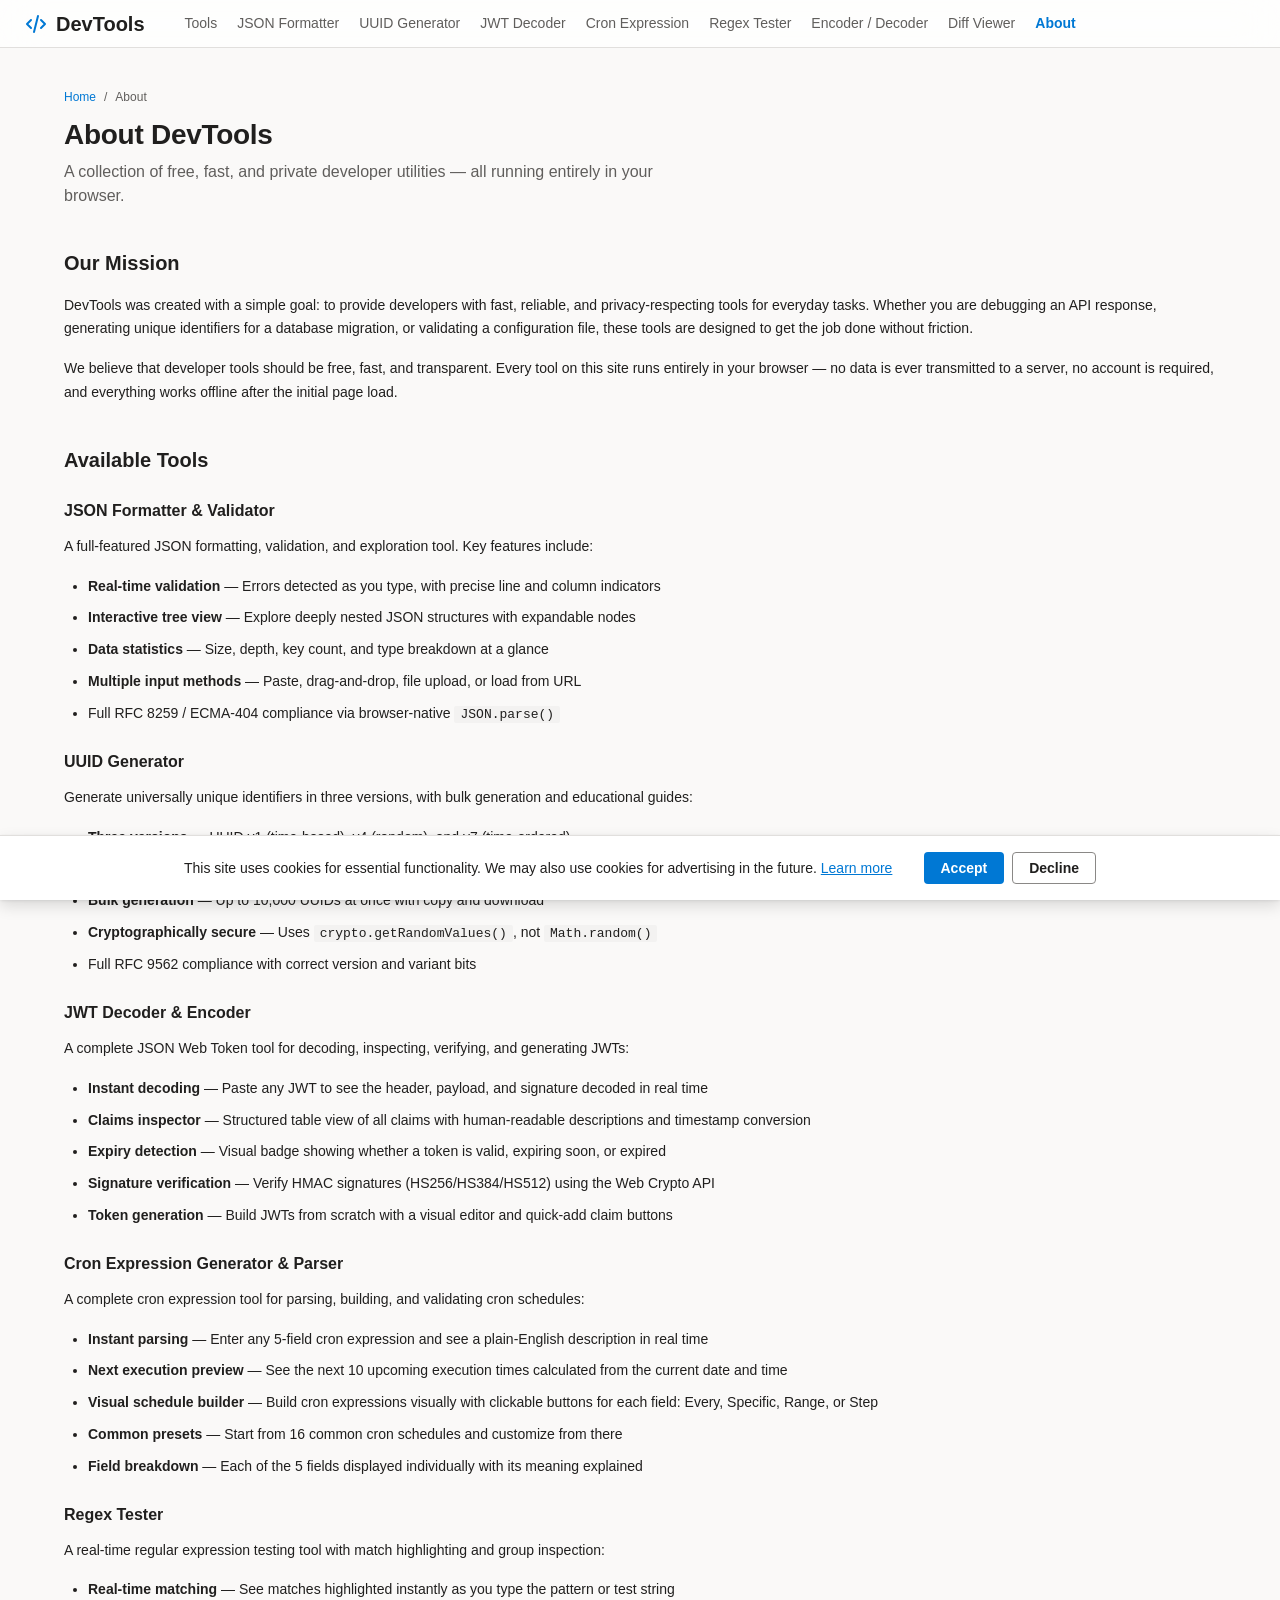
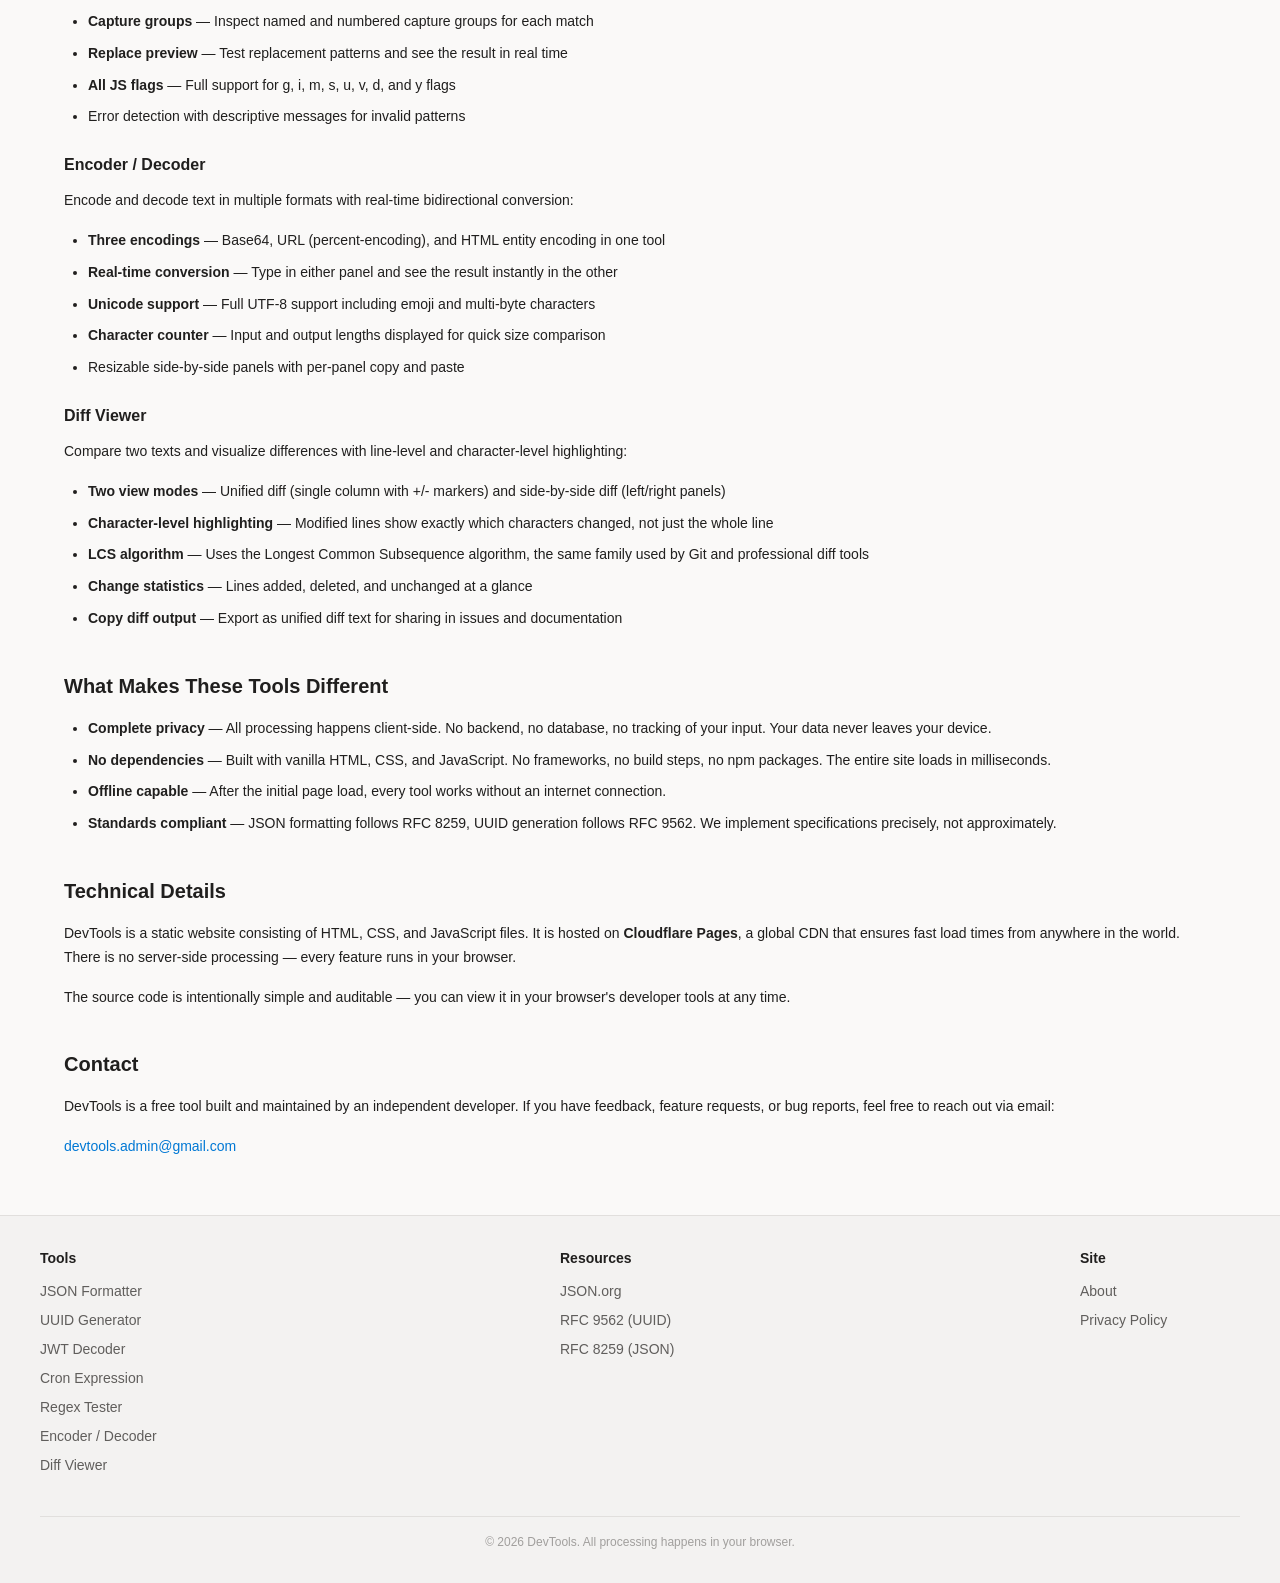
<file: about.html>
<!DOCTYPE html>
<html lang="en">
<head>
    <script async src="https://pagead2.googlesyndication.com/pagead/js/adsbygoogle.js?client=ca-pub-9694301903093195"
         crossorigin="anonymous"></script>
  <meta charset="UTF-8">
  <meta name="viewport" content="width=device-width, initial-scale=1.0">
  <title>About DevTools — Free Online Developer Utilities</title>
  <meta name="description" content="Learn about DevTools, a collection of free online developer tools including a JSON formatter, UUID generator, JWT decoder, cron expression generator, regex tester, and encoder/decoder. All processing happens client-side in your browser.">
  <link rel="canonical" href="https://dev-tool.cc/about.html">
  <meta property="og:type" content="website">
  <meta property="og:title" content="About DevTools — Free Online Developer Utilities">
  <meta property="og:description" content="Free, privacy-first developer tools. JSON formatting, UUID generation — all client-side, no data collection.">
  <meta property="og:url" content="https://dev-tool.cc/about.html">
  <link rel="icon" type="image/svg+xml" href="data:image/svg+xml,%3Csvg xmlns='http://www.w3.org/2000/svg' viewBox='0 0 32 32'%3E%3Crect width='32' height='32' rx='6' fill='%230078D4'/%3E%3Ctext x='16' y='22' text-anchor='middle' font-family='Segoe UI,sans-serif' font-weight='700' font-size='12' fill='white'%3E%26lt;/%26gt;%3C/text%3E%3C/svg%3E">
  <link rel="stylesheet" href="/css/tokens.css">
  <link rel="stylesheet" href="/css/layout.css">
  <link rel="stylesheet" href="/css/components.css">
</head>
<body>
  <header class="nav" role="banner">
    <a href="/" class="nav__logo" aria-label="DevTools Home">
      <svg class="nav__logo-icon" viewBox="0 0 24 24" fill="none" stroke="currentColor" stroke-width="2" stroke-linecap="round" stroke-linejoin="round"><path d="M7 8l-4 4 4 4"/><path d="M17 8l4 4-4 4"/><path d="M14 4l-4 16"/></svg>
      DevTools
    </a>
    <nav>
      <ul class="nav__links" id="navLinks"></ul>
    </nav>
    <button class="nav__hamburger" id="navToggle" aria-label="Toggle menu" aria-expanded="false">
      <svg width="20" height="20" viewBox="0 0 20 20" fill="none" stroke="currentColor" stroke-width="2" stroke-linecap="round"><path d="M3 5h14M3 10h14M3 15h14"/></svg>
    </button>
  </header>

  <main class="main">
    <div class="page-header">
      <div class="page-header__breadcrumb">
        <a href="/">Home</a> <span aria-hidden="true">/</span> About
      </div>
      <h1 class="page-header__title">About DevTools</h1>
      <p class="page-header__desc">A collection of free, fast, and private developer utilities — all running entirely in your browser.</p>
    </div>

    <article class="content">
      <h2>Our Mission</h2>
      <p>DevTools was created with a simple goal: to provide developers with fast, reliable, and privacy-respecting tools for everyday tasks. Whether you are debugging an API response, generating unique identifiers for a database migration, or validating a configuration file, these tools are designed to get the job done without friction.</p>
      <p>We believe that developer tools should be free, fast, and transparent. Every tool on this site runs entirely in your browser — no data is ever transmitted to a server, no account is required, and everything works offline after the initial page load.</p>

      <h2>Available Tools</h2>

      <h3>JSON Formatter &amp; Validator</h3>
      <p>A full-featured JSON formatting, validation, and exploration tool. Key features include:</p>
      <ul>
        <li><strong>Real-time validation</strong> — Errors detected as you type, with precise line and column indicators</li>
        <li><strong>Interactive tree view</strong> — Explore deeply nested JSON structures with expandable nodes</li>
        <li><strong>Data statistics</strong> — Size, depth, key count, and type breakdown at a glance</li>
        <li><strong>Multiple input methods</strong> — Paste, drag-and-drop, file upload, or load from URL</li>
        <li>Full RFC 8259 / ECMA-404 compliance via browser-native <code>JSON.parse()</code></li>
      </ul>

      <h3>UUID Generator</h3>
      <p>Generate universally unique identifiers in three versions, with bulk generation and educational guides:</p>
      <ul>
        <li><strong>Three versions</strong> — UUID v1 (time-based), v4 (random), and v7 (time-ordered)</li>
        <li><strong>Format flexibility</strong> — Uppercase/lowercase, with or without hyphens</li>
        <li><strong>Bulk generation</strong> — Up to 10,000 UUIDs at once with copy and download</li>
        <li><strong>Cryptographically secure</strong> — Uses <code>crypto.getRandomValues()</code>, not <code>Math.random()</code></li>
        <li>Full RFC 9562 compliance with correct version and variant bits</li>
      </ul>

      <h3>JWT Decoder &amp; Encoder</h3>
      <p>A complete JSON Web Token tool for decoding, inspecting, verifying, and generating JWTs:</p>
      <ul>
        <li><strong>Instant decoding</strong> — Paste any JWT to see the header, payload, and signature decoded in real time</li>
        <li><strong>Claims inspector</strong> — Structured table view of all claims with human-readable descriptions and timestamp conversion</li>
        <li><strong>Expiry detection</strong> — Visual badge showing whether a token is valid, expiring soon, or expired</li>
        <li><strong>Signature verification</strong> — Verify HMAC signatures (HS256/HS384/HS512) using the Web Crypto API</li>
        <li><strong>Token generation</strong> — Build JWTs from scratch with a visual editor and quick-add claim buttons</li>
      </ul>

      <h3>Cron Expression Generator &amp; Parser</h3>
      <p>A complete cron expression tool for parsing, building, and validating cron schedules:</p>
      <ul>
        <li><strong>Instant parsing</strong> — Enter any 5-field cron expression and see a plain-English description in real time</li>
        <li><strong>Next execution preview</strong> — See the next 10 upcoming execution times calculated from the current date and time</li>
        <li><strong>Visual schedule builder</strong> — Build cron expressions visually with clickable buttons for each field: Every, Specific, Range, or Step</li>
        <li><strong>Common presets</strong> — Start from 16 common cron schedules and customize from there</li>
        <li><strong>Field breakdown</strong> — Each of the 5 fields displayed individually with its meaning explained</li>
      </ul>

      <h3>Regex Tester</h3>
      <p>A real-time regular expression testing tool with match highlighting and group inspection:</p>
      <ul>
        <li><strong>Real-time matching</strong> — See matches highlighted instantly as you type the pattern or test string</li>
        <li><strong>Capture groups</strong> — Inspect named and numbered capture groups for each match</li>
        <li><strong>Replace preview</strong> — Test replacement patterns and see the result in real time</li>
        <li><strong>All JS flags</strong> — Full support for g, i, m, s, u, v, d, and y flags</li>
        <li>Error detection with descriptive messages for invalid patterns</li>
      </ul>

      <h3>Encoder / Decoder</h3>
      <p>Encode and decode text in multiple formats with real-time bidirectional conversion:</p>
      <ul>
        <li><strong>Three encodings</strong> — Base64, URL (percent-encoding), and HTML entity encoding in one tool</li>
        <li><strong>Real-time conversion</strong> — Type in either panel and see the result instantly in the other</li>
        <li><strong>Unicode support</strong> — Full UTF-8 support including emoji and multi-byte characters</li>
        <li><strong>Character counter</strong> — Input and output lengths displayed for quick size comparison</li>
        <li>Resizable side-by-side panels with per-panel copy and paste</li>
      </ul>

      <h3>Diff Viewer</h3>
      <p>Compare two texts and visualize differences with line-level and character-level highlighting:</p>
      <ul>
        <li><strong>Two view modes</strong> — Unified diff (single column with +/- markers) and side-by-side diff (left/right panels)</li>
        <li><strong>Character-level highlighting</strong> — Modified lines show exactly which characters changed, not just the whole line</li>
        <li><strong>LCS algorithm</strong> — Uses the Longest Common Subsequence algorithm, the same family used by Git and professional diff tools</li>
        <li><strong>Change statistics</strong> — Lines added, deleted, and unchanged at a glance</li>
        <li><strong>Copy diff output</strong> — Export as unified diff text for sharing in issues and documentation</li>
      </ul>

      <h2>What Makes These Tools Different</h2>
      <ul>
        <li><strong>Complete privacy</strong> — All processing happens client-side. No backend, no database, no tracking of your input. Your data never leaves your device.</li>
        <li><strong>No dependencies</strong> — Built with vanilla HTML, CSS, and JavaScript. No frameworks, no build steps, no npm packages. The entire site loads in milliseconds.</li>
        <li><strong>Offline capable</strong> — After the initial page load, every tool works without an internet connection.</li>
        <li><strong>Standards compliant</strong> — JSON formatting follows RFC 8259, UUID generation follows RFC 9562. We implement specifications precisely, not approximately.</li>
      </ul>

      <h2>Technical Details</h2>
      <p>DevTools is a static website consisting of HTML, CSS, and JavaScript files. It is hosted on <strong>Cloudflare Pages</strong>, a global CDN that ensures fast load times from anywhere in the world. There is no server-side processing — every feature runs in your browser.</p>
      <p>The source code is intentionally simple and auditable — you can view it in your browser's developer tools at any time.</p>

      <h2>Contact</h2>
      <p>DevTools is a free tool built and maintained by an independent developer. If you have feedback, feature requests, or bug reports, feel free to reach out via email:</p>
      <p><a href="mailto:devtools.admin@gmail.com">devtools.admin@gmail.com</a></p>
    </article>
  </main>

  <footer class="footer" role="contentinfo">
    <div class="footer__inner">
      <div class="footer__col">
        <div class="footer__heading">Tools</div>
        <ul class="footer__links">
          <li><a href="/json-prettier/" class="footer__link">JSON Formatter</a></li>
          <li><a href="/uuid-generator/" class="footer__link">UUID Generator</a></li>
          <li><a href="/jwt-decoder/" class="footer__link">JWT Decoder</a></li>
          <li><a href="/cron-expression/" class="footer__link">Cron Expression</a></li>
          <li><a href="/regex-tester/" class="footer__link">Regex Tester</a></li>
          <li><a href="/encoder-decoder/" class="footer__link">Encoder / Decoder</a></li>
          <li><a href="/diff-viewer/" class="footer__link">Diff Viewer</a></li>
        </ul>
      </div>
      <div class="footer__col">
        <div class="footer__heading">Resources</div>
        <ul class="footer__links">
          <li><a href="https://www.json.org/" class="footer__link" target="_blank" rel="noopener">JSON.org</a></li>
          <li><a href="https://www.rfc-editor.org/rfc/rfc9562" class="footer__link" target="_blank" rel="noopener">RFC 9562 (UUID)</a></li>
          <li><a href="https://datatracker.ietf.org/doc/html/rfc8259" class="footer__link" target="_blank" rel="noopener">RFC 8259 (JSON)</a></li>
        </ul>
      </div>
      <div class="footer__col">
        <div class="footer__heading">Site</div>
        <ul class="footer__links">
          <li><a href="/about.html" class="footer__link">About</a></li>
          <li><a href="/privacy.html" class="footer__link">Privacy Policy</a></li>
        </ul>
      </div>
      <p class="footer__copy">&copy; 2026 DevTools. All processing happens in your browser.</p>
    </div>
  </footer>

  <script src="/js/nav.js"></script>
  <script src="/js/cookie-consent.js"></script>
</body>
</html>
</file>
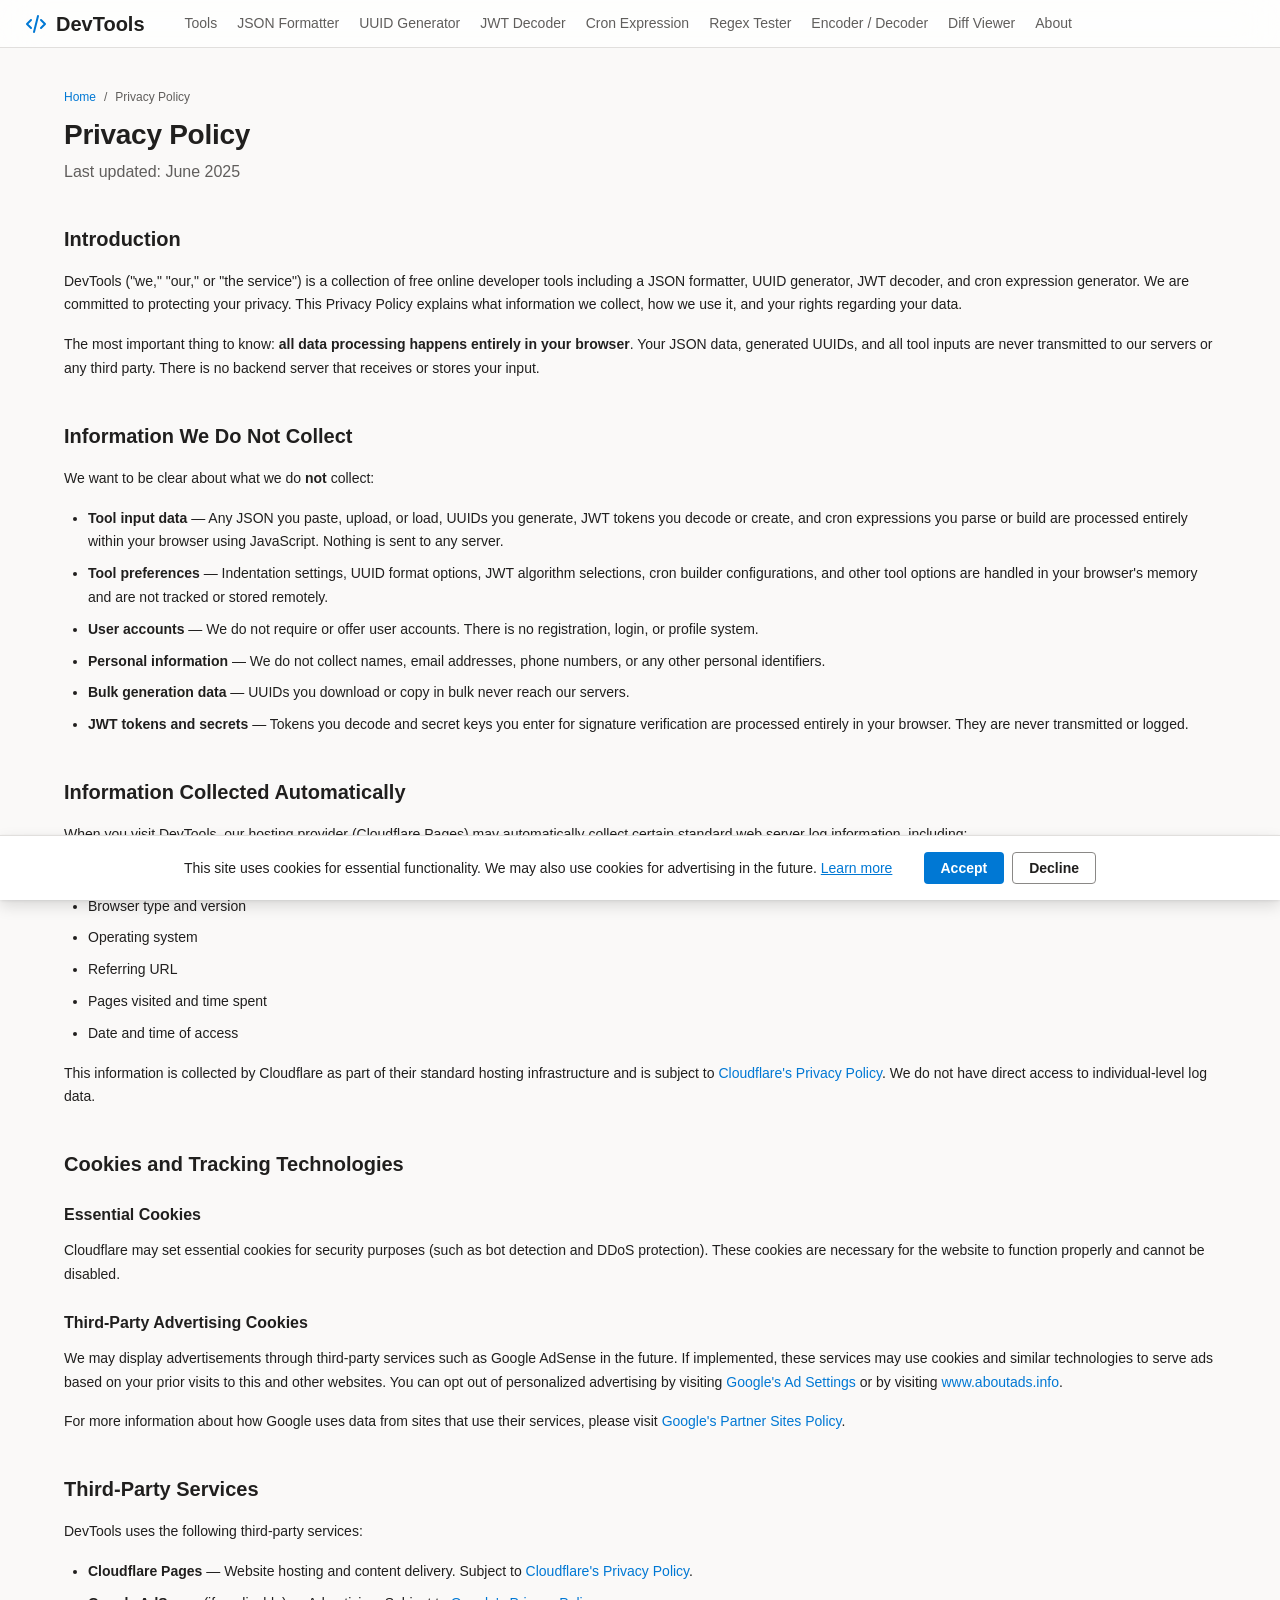
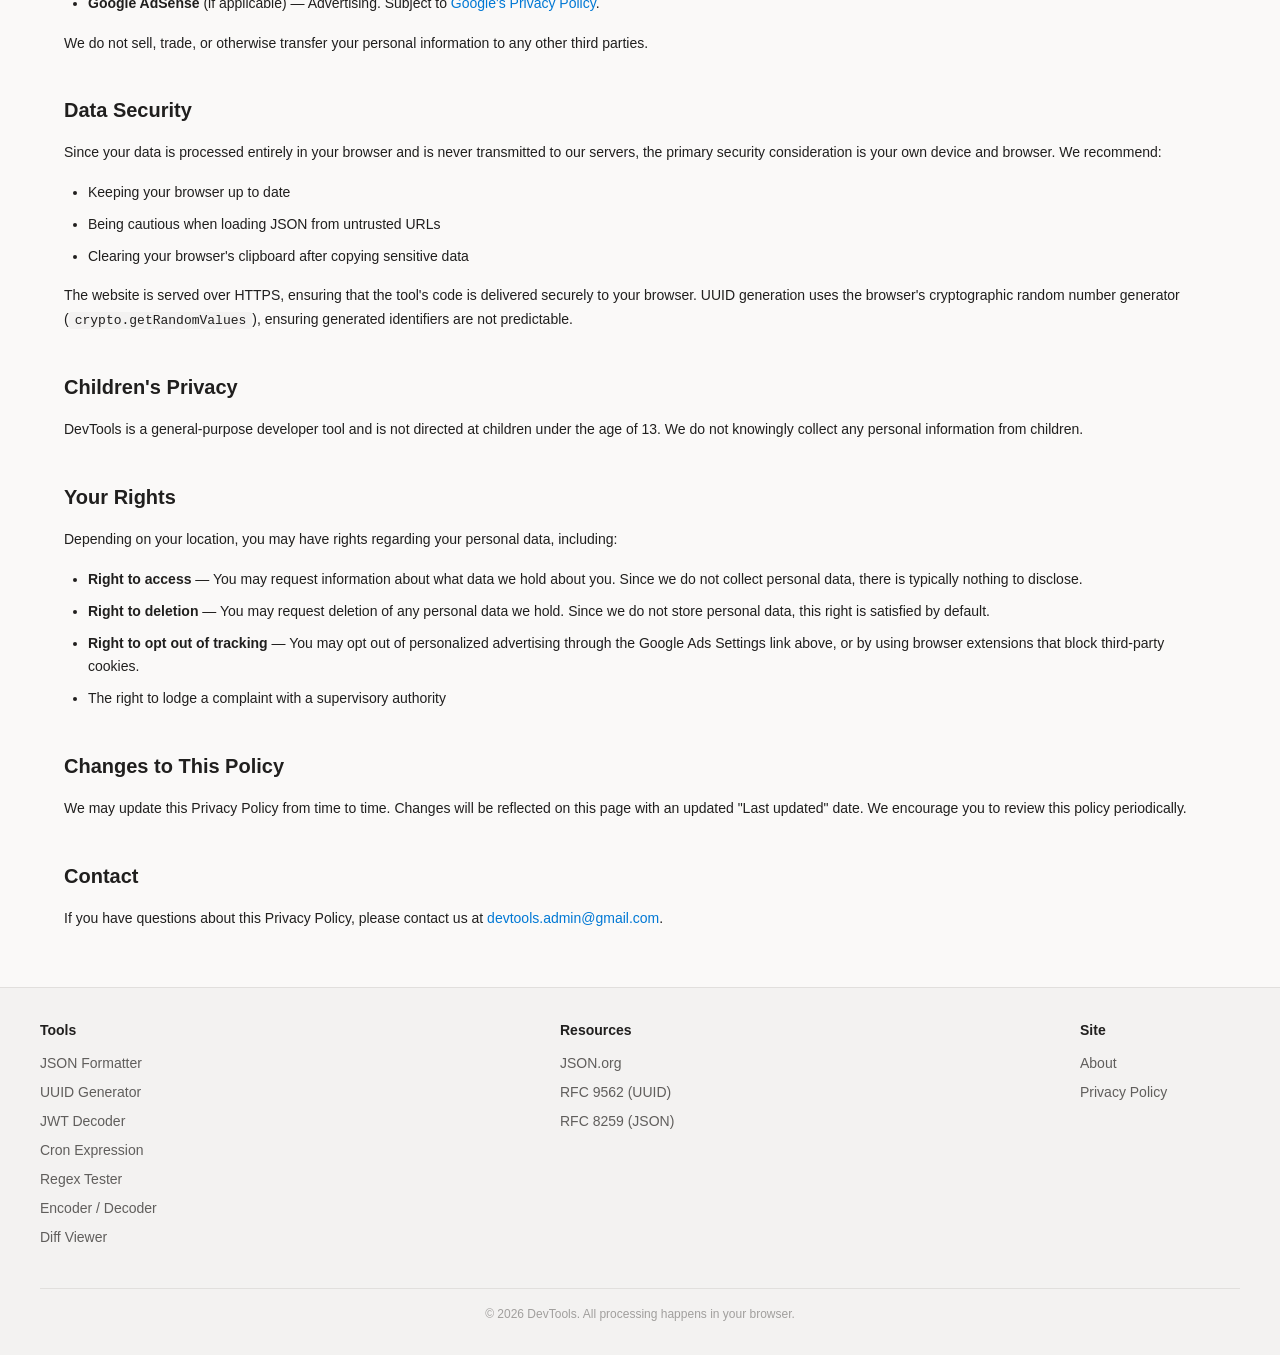
<file: privacy.html>
<!DOCTYPE html>
<html lang="en">
<head>
    <script async src="https://pagead2.googlesyndication.com/pagead/js/adsbygoogle.js?client=ca-pub-9694301903093195"
         crossorigin="anonymous"></script>
  <meta charset="UTF-8">
  <meta name="viewport" content="width=device-width, initial-scale=1.0">
  <title>Privacy Policy — DevTools</title>
  <meta name="description" content="Privacy policy for DevTools. All JSON formatting, UUID generation, JWT decoding, cron expression parsing, and other processing happens in your browser — your data is never sent to any server.">
  <link rel="canonical" href="https://dev-tool.cc/privacy.html">
  <meta property="og:type" content="website">
  <meta property="og:title" content="Privacy Policy — DevTools">
  <meta property="og:description" content="Privacy policy for DevTools. Your data never leaves your browser.">
  <meta property="og:url" content="https://dev-tool.cc/privacy.html">
  <link rel="icon" type="image/svg+xml" href="data:image/svg+xml,%3Csvg xmlns='http://www.w3.org/2000/svg' viewBox='0 0 32 32'%3E%3Crect width='32' height='32' rx='6' fill='%230078D4'/%3E%3Ctext x='16' y='22' text-anchor='middle' font-family='Segoe UI,sans-serif' font-weight='700' font-size='12' fill='white'%3E%26lt;/%26gt;%3C/text%3E%3C/svg%3E">
  <link rel="stylesheet" href="/css/tokens.css">
  <link rel="stylesheet" href="/css/layout.css">
  <link rel="stylesheet" href="/css/components.css">
</head>
<body>
  <header class="nav" role="banner">
    <a href="/" class="nav__logo" aria-label="DevTools Home">
      <svg class="nav__logo-icon" viewBox="0 0 24 24" fill="none" stroke="currentColor" stroke-width="2" stroke-linecap="round" stroke-linejoin="round"><path d="M7 8l-4 4 4 4"/><path d="M17 8l4 4-4 4"/><path d="M14 4l-4 16"/></svg>
      DevTools
    </a>
    <nav>
      <ul class="nav__links" id="navLinks"></ul>
    </nav>
    <button class="nav__hamburger" id="navToggle" aria-label="Toggle menu" aria-expanded="false">
      <svg width="20" height="20" viewBox="0 0 20 20" fill="none" stroke="currentColor" stroke-width="2" stroke-linecap="round"><path d="M3 5h14M3 10h14M3 15h14"/></svg>
    </button>
  </header>

  <main class="main">
    <div class="page-header">
      <div class="page-header__breadcrumb">
        <a href="/">Home</a> <span aria-hidden="true">/</span> Privacy Policy
      </div>
      <h1 class="page-header__title">Privacy Policy</h1>
      <p class="page-header__desc">Last updated: June 2025</p>
    </div>

    <article class="content">
      <h2>Introduction</h2>
      <p>DevTools ("we," "our," or "the service") is a collection of free online developer tools including a JSON formatter, UUID generator, JWT decoder, and cron expression generator. We are committed to protecting your privacy. This Privacy Policy explains what information we collect, how we use it, and your rights regarding your data.</p>
      <p>The most important thing to know: <strong>all data processing happens entirely in your browser</strong>. Your JSON data, generated UUIDs, and all tool inputs are never transmitted to our servers or any third party. There is no backend server that receives or stores your input.</p>

      <h2>Information We Do Not Collect</h2>
      <p>We want to be clear about what we do <strong>not</strong> collect:</p>
      <ul>
        <li><strong>Tool input data</strong> — Any JSON you paste, upload, or load, UUIDs you generate, JWT tokens you decode or create, and cron expressions you parse or build are processed entirely within your browser using JavaScript. Nothing is sent to any server.</li>
        <li><strong>Tool preferences</strong> — Indentation settings, UUID format options, JWT algorithm selections, cron builder configurations, and other tool options are handled in your browser's memory and are not tracked or stored remotely.</li>
        <li><strong>User accounts</strong> — We do not require or offer user accounts. There is no registration, login, or profile system.</li>
        <li><strong>Personal information</strong> — We do not collect names, email addresses, phone numbers, or any other personal identifiers.</li>
        <li><strong>Bulk generation data</strong> — UUIDs you download or copy in bulk never reach our servers.</li>
        <li><strong>JWT tokens and secrets</strong> — Tokens you decode and secret keys you enter for signature verification are processed entirely in your browser. They are never transmitted or logged.</li>
      </ul>

      <h2>Information Collected Automatically</h2>
      <p>When you visit DevTools, our hosting provider (Cloudflare Pages) may automatically collect certain standard web server log information, including:</p>
      <ul>
        <li>IP address (used for security and abuse prevention)</li>
        <li>Browser type and version</li>
        <li>Operating system</li>
        <li>Referring URL</li>
        <li>Pages visited and time spent</li>
        <li>Date and time of access</li>
      </ul>
      <p>This information is collected by Cloudflare as part of their standard hosting infrastructure and is subject to <a href="https://www.cloudflare.com/privacypolicy/" target="_blank" rel="noopener">Cloudflare's Privacy Policy</a>. We do not have direct access to individual-level log data.</p>

      <h2>Cookies and Tracking Technologies</h2>
      <h3>Essential Cookies</h3>
      <p>Cloudflare may set essential cookies for security purposes (such as bot detection and DDoS protection). These cookies are necessary for the website to function properly and cannot be disabled.</p>

      <h3>Third-Party Advertising Cookies</h3>
      <p>We may display advertisements through third-party services such as Google AdSense in the future. If implemented, these services may use cookies and similar technologies to serve ads based on your prior visits to this and other websites. You can opt out of personalized advertising by visiting <a href="https://www.google.com/settings/ads" target="_blank" rel="noopener">Google's Ad Settings</a> or by visiting <a href="https://www.aboutads.info/choices/" target="_blank" rel="noopener">www.aboutads.info</a>.</p>
      <p>For more information about how Google uses data from sites that use their services, please visit <a href="https://policies.google.com/technologies/partner-sites" target="_blank" rel="noopener">Google's Partner Sites Policy</a>.</p>

      <h2>Third-Party Services</h2>
      <p>DevTools uses the following third-party services:</p>
      <ul>
        <li><strong>Cloudflare Pages</strong> — Website hosting and content delivery. Subject to <a href="https://www.cloudflare.com/privacypolicy/" target="_blank" rel="noopener">Cloudflare's Privacy Policy</a>.</li>
        <li><strong>Google AdSense</strong> (if applicable) — Advertising. Subject to <a href="https://policies.google.com/privacy" target="_blank" rel="noopener">Google's Privacy Policy</a>.</li>
      </ul>
      <p>We do not sell, trade, or otherwise transfer your personal information to any other third parties.</p>

      <h2>Data Security</h2>
      <p>Since your data is processed entirely in your browser and is never transmitted to our servers, the primary security consideration is your own device and browser. We recommend:</p>
      <ul>
        <li>Keeping your browser up to date</li>
        <li>Being cautious when loading JSON from untrusted URLs</li>
        <li>Clearing your browser's clipboard after copying sensitive data</li>
      </ul>
      <p>The website is served over HTTPS, ensuring that the tool's code is delivered securely to your browser. UUID generation uses the browser's cryptographic random number generator (<code>crypto.getRandomValues</code>), ensuring generated identifiers are not predictable.</p>

      <h2>Children's Privacy</h2>
      <p>DevTools is a general-purpose developer tool and is not directed at children under the age of 13. We do not knowingly collect any personal information from children.</p>

      <h2>Your Rights</h2>
      <p>Depending on your location, you may have rights regarding your personal data, including:</p>
      <ul>
        <li><strong>Right to access</strong> — You may request information about what data we hold about you. Since we do not collect personal data, there is typically nothing to disclose.</li>
        <li><strong>Right to deletion</strong> — You may request deletion of any personal data we hold. Since we do not store personal data, this right is satisfied by default.</li>
        <li><strong>Right to opt out of tracking</strong> — You may opt out of personalized advertising through the Google Ads Settings link above, or by using browser extensions that block third-party cookies.</li>
        <li>The right to lodge a complaint with a supervisory authority</li>
      </ul>

      <h2>Changes to This Policy</h2>
      <p>We may update this Privacy Policy from time to time. Changes will be reflected on this page with an updated "Last updated" date. We encourage you to review this policy periodically.</p>

      <h2>Contact</h2>
      <p>If you have questions about this Privacy Policy, please contact us at <a href="mailto:devtools.admin@gmail.com">devtools.admin@gmail.com</a>.</p>
    </article>
  </main>

  <footer class="footer" role="contentinfo">
    <div class="footer__inner">
      <div class="footer__col">
        <div class="footer__heading">Tools</div>
        <ul class="footer__links">
          <li><a href="/json-prettier/" class="footer__link">JSON Formatter</a></li>
          <li><a href="/uuid-generator/" class="footer__link">UUID Generator</a></li>
          <li><a href="/jwt-decoder/" class="footer__link">JWT Decoder</a></li>
          <li><a href="/cron-expression/" class="footer__link">Cron Expression</a></li>
          <li><a href="/regex-tester/" class="footer__link">Regex Tester</a></li>
          <li><a href="/encoder-decoder/" class="footer__link">Encoder / Decoder</a></li>
          <li><a href="/diff-viewer/" class="footer__link">Diff Viewer</a></li>
        </ul>
      </div>
      <div class="footer__col">
        <div class="footer__heading">Resources</div>
        <ul class="footer__links">
          <li><a href="https://www.json.org/" class="footer__link" target="_blank" rel="noopener">JSON.org</a></li>
          <li><a href="https://www.rfc-editor.org/rfc/rfc9562" class="footer__link" target="_blank" rel="noopener">RFC 9562 (UUID)</a></li>
          <li><a href="https://datatracker.ietf.org/doc/html/rfc8259" class="footer__link" target="_blank" rel="noopener">RFC 8259 (JSON)</a></li>
        </ul>
      </div>
      <div class="footer__col">
        <div class="footer__heading">Site</div>
        <ul class="footer__links">
          <li><a href="/about.html" class="footer__link">About</a></li>
          <li><a href="/privacy.html" class="footer__link">Privacy Policy</a></li>
        </ul>
      </div>
      <p class="footer__copy">&copy; 2026 DevTools. All processing happens in your browser.</p>
    </div>
  </footer>

  <script src="/js/nav.js"></script>
  <script src="/js/cookie-consent.js"></script>
</body>
</html>
</file>
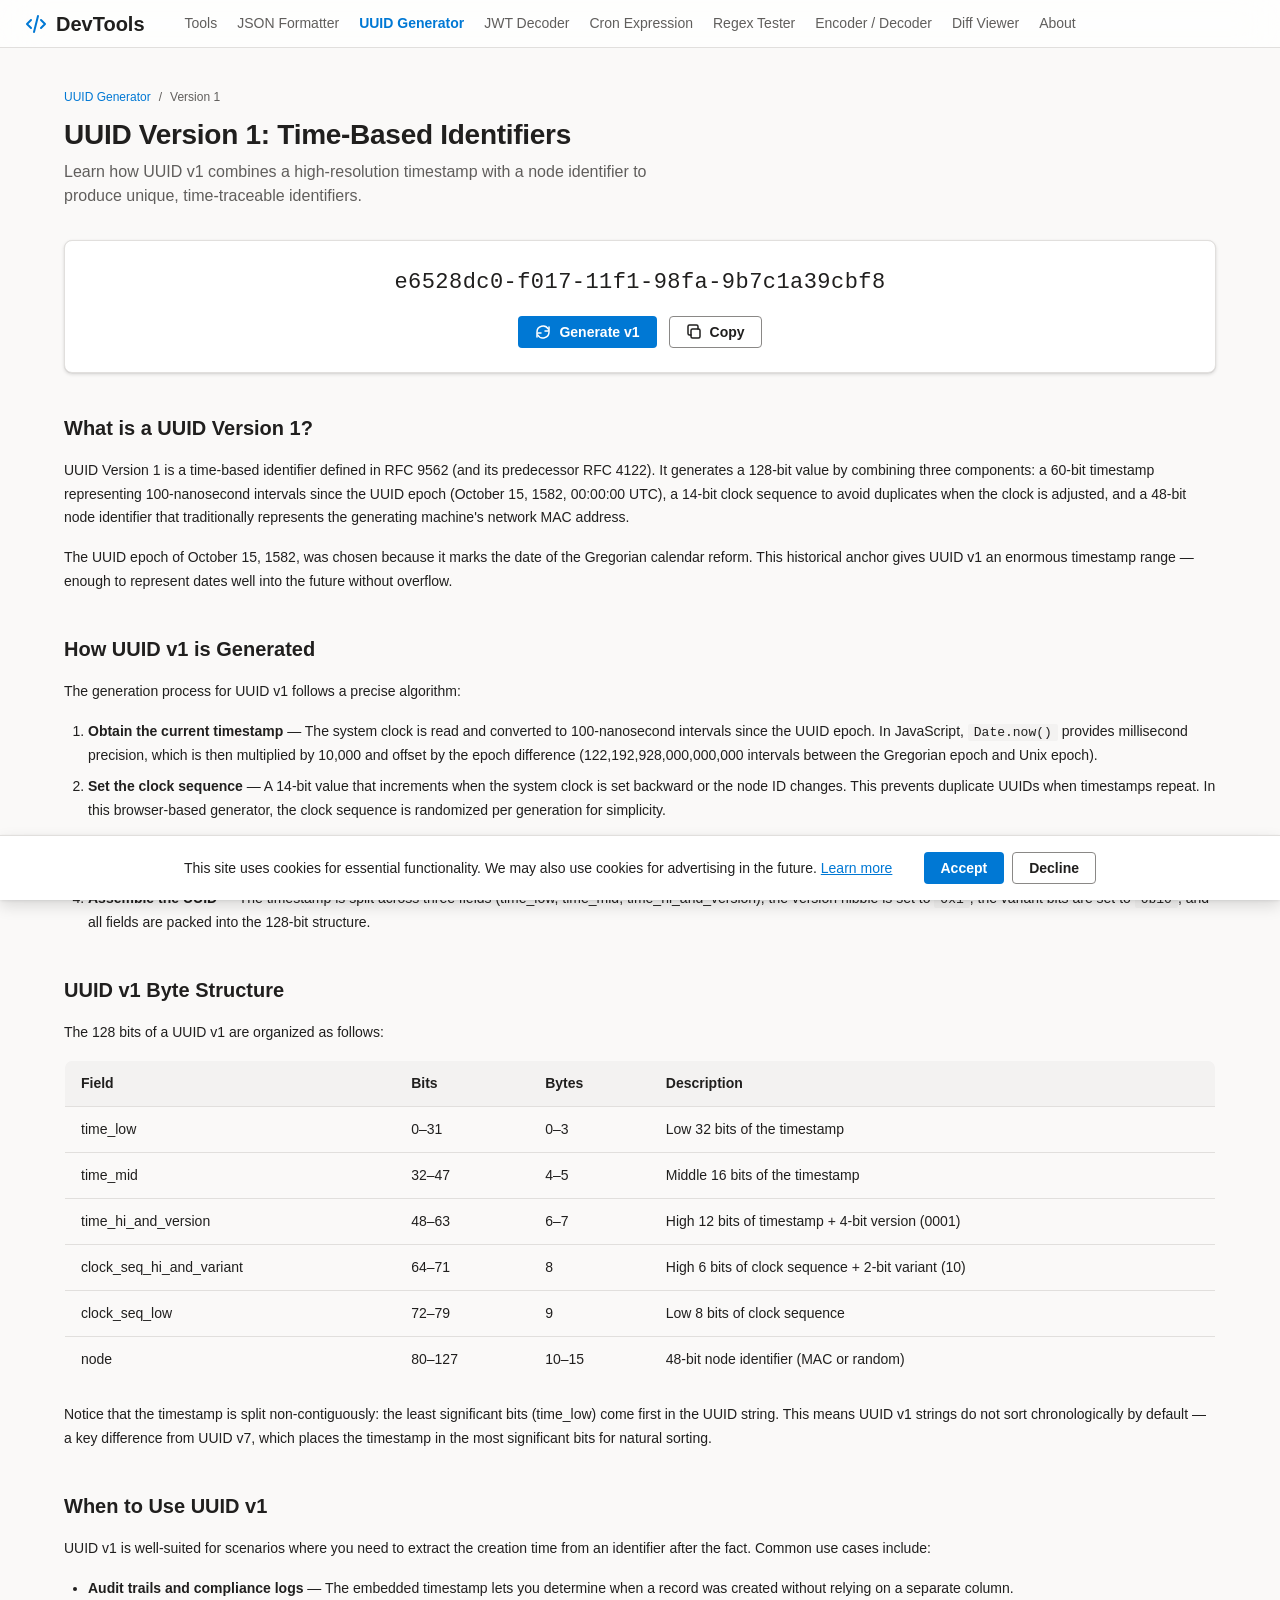
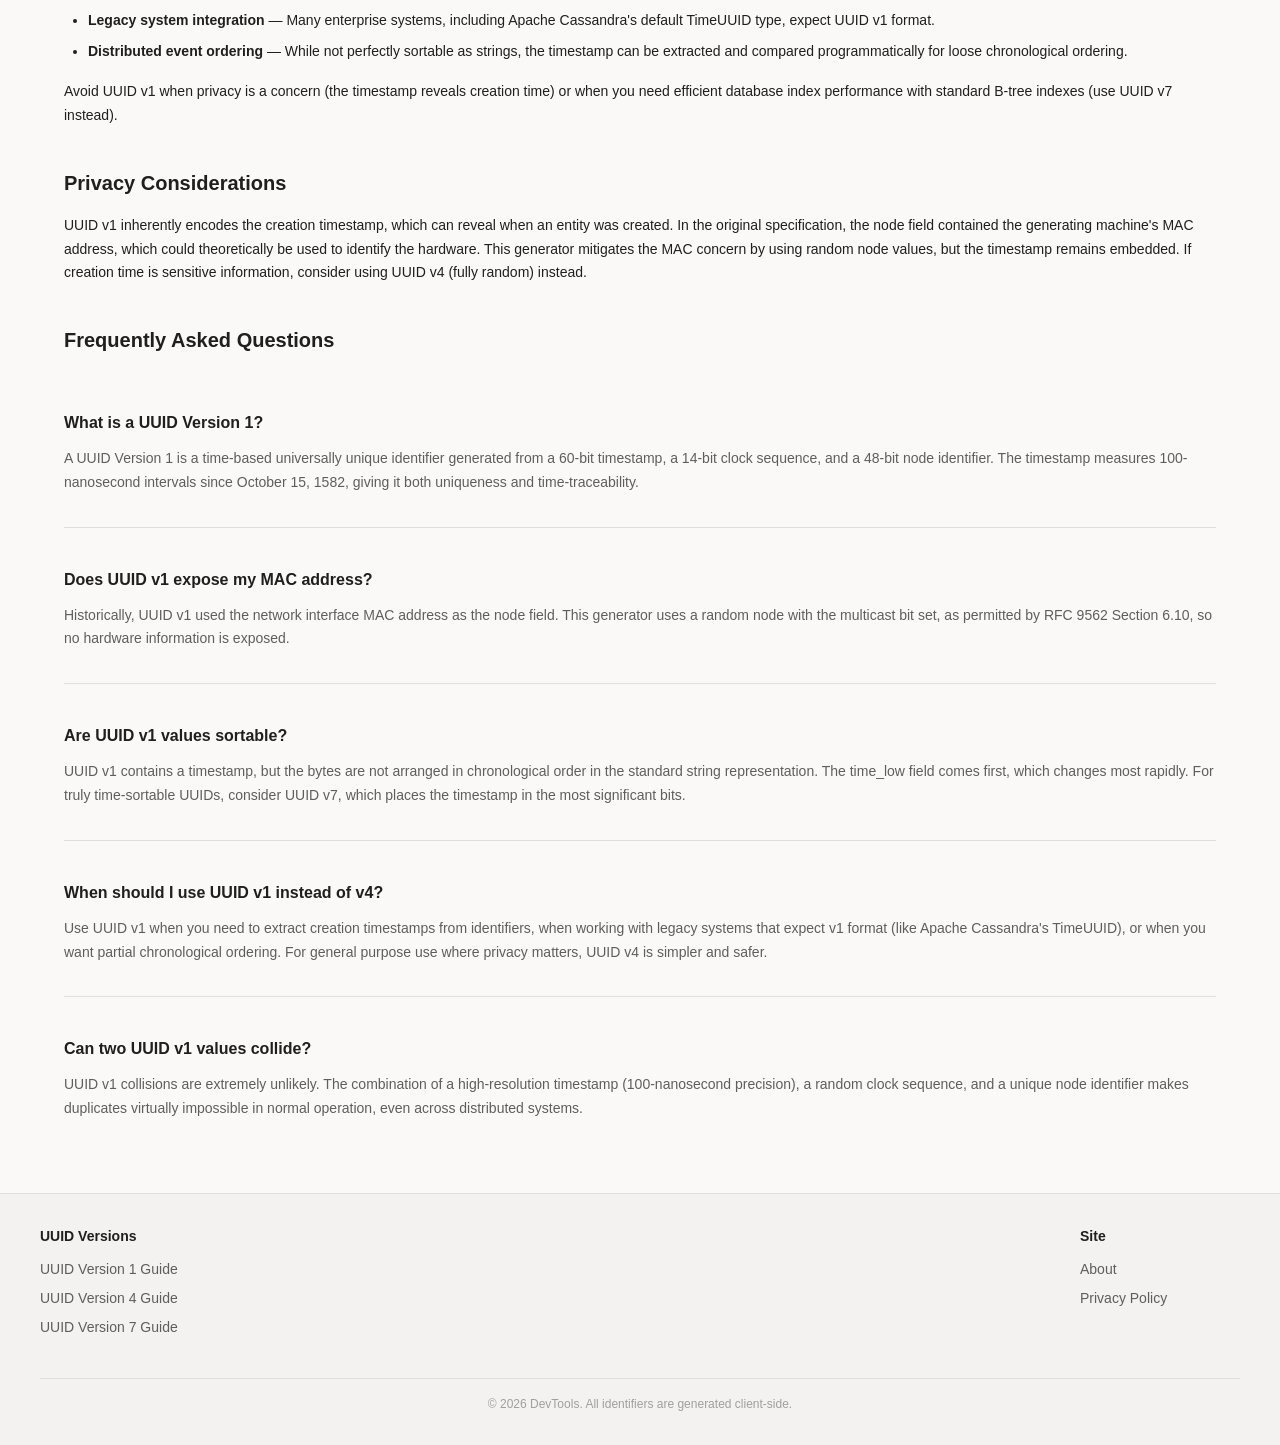
<file: uuid-generator/uuid-v1.html>
<!DOCTYPE html>
<html lang="en">
<head>
    <script async src="https://pagead2.googlesyndication.com/pagead/js/adsbygoogle.js?client=ca-pub-9694301903093195"
         crossorigin="anonymous"></script>
  <meta charset="UTF-8">
  <meta name="viewport" content="width=device-width, initial-scale=1.0">
  <title>UUID Version 1 Generator &amp; Guide — Time-Based UUID</title>
  <meta name="description" content="Generate UUID v1 (time-based) identifiers and learn how they work. Understand the timestamp, clock sequence, and node fields. RFC 9562 compliant.">
  <link rel="canonical" href="https://dev-tool.cc/uuid-generator/uuid-v1.html">
  <meta property="og:type" content="article">
  <meta property="og:title" content="UUID Version 1 Generator & Guide — Time-Based UUID">
  <meta property="og:description" content="Generate UUID v1 identifiers and learn about time-based UUID structure, generation, and use cases.">
  <meta property="og:url" content="https://dev-tool.cc/uuid-generator/uuid-v1.html">
  <link rel="icon" type="image/svg+xml" href="data:image/svg+xml,%3Csvg xmlns='http://www.w3.org/2000/svg' viewBox='0 0 32 32'%3E%3Crect width='32' height='32' rx='6' fill='%230078D4'/%3E%3Ctext x='16' y='22' text-anchor='middle' font-family='Segoe UI,sans-serif' font-weight='700' font-size='16' fill='white'%3EID%3C/text%3E%3C/svg%3E">
  <link rel="stylesheet" href="/css/tokens.css">
  <link rel="stylesheet" href="/css/layout.css">
  <link rel="stylesheet" href="/css/components.css">
  <link rel="stylesheet" href="/uuid-generator/css/uuid-generator.css">
  <script type="application/ld+json">
  {
    "@context": "https://schema.org",
    "@type": "FAQPage",
    "mainEntity": [
      {"@type": "Question", "name": "What is a UUID Version 1?", "acceptedAnswer": {"@type": "Answer", "text": "A UUID Version 1 is a time-based universally unique identifier generated from a 60-bit timestamp, a 14-bit clock sequence, and a 48-bit node identifier. The timestamp measures 100-nanosecond intervals since October 15, 1582."}},
      {"@type": "Question", "name": "Does UUID v1 expose my MAC address?", "acceptedAnswer": {"@type": "Answer", "text": "Historically, UUID v1 used the network interface MAC address as the node field. This generator uses a random node with the multicast bit set, as permitted by RFC 9562 Section 6.10, so no hardware information is exposed."}},
      {"@type": "Question", "name": "Are UUID v1 values sortable?", "acceptedAnswer": {"@type": "Answer", "text": "UUID v1 contains a timestamp, but the bytes are not arranged in chronological order in the standard string representation. The time_low field comes first, which changes most rapidly. For time-sortable UUIDs, consider UUID v7."}},
      {"@type": "Question", "name": "When should I use UUID v1 instead of v4?", "acceptedAnswer": {"@type": "Answer", "text": "Use UUID v1 when you need to extract creation timestamps from identifiers, when working with legacy systems that expect v1, or when you want partial chronological ordering. For general purpose use, UUID v4 is simpler and more private."}},
      {"@type": "Question", "name": "Can two UUID v1 values collide?", "acceptedAnswer": {"@type": "Answer", "text": "UUID v1 collisions are extremely unlikely. The combination of high-resolution timestamp, random clock sequence, and unique node identifier makes duplicates virtually impossible in normal operation."}}
    ]
  }
  </script>
</head>
<body>
  <header class="nav" role="banner">
    <a href="/" class="nav__logo" aria-label="DevTools Home">
      <svg class="nav__logo-icon" viewBox="0 0 24 24" fill="none" stroke="currentColor" stroke-width="2" stroke-linecap="round" stroke-linejoin="round"><path d="M7 8l-4 4 4 4"/><path d="M17 8l4 4-4 4"/><path d="M14 4l-4 16"/></svg>
      DevTools
    </a>
    <nav>
      <ul class="nav__links" id="navLinks"></ul>
    </nav>
    <button class="nav__hamburger" id="navToggle" aria-label="Toggle menu" aria-expanded="false">
      <svg width="20" height="20" viewBox="0 0 20 20" fill="none" stroke="currentColor" stroke-width="2" stroke-linecap="round"><path d="M3 5h14M3 10h14M3 15h14"/></svg>
    </button>
  </header>

  <main class="main">
    <div class="page-header">
      <div class="page-header__breadcrumb">
        <a href="/uuid-generator/">UUID Generator</a> <span aria-hidden="true">/</span> Version 1
      </div>
      <h1 class="page-header__title">UUID Version 1: Time-Based Identifiers</h1>
      <p class="page-header__desc">Learn how UUID v1 combines a high-resolution timestamp with a node identifier to produce unique, time-traceable identifiers.</p>
    </div>

    <div class="uuid-display" id="singleDisplay">
      <div class="uuid-display__value" id="singleUUID" aria-live="polite"></div>
      <div class="uuid-display__actions">
        <button class="btn btn--primary" id="btnGenerate">
          <svg viewBox="0 0 16 16" fill="none" stroke="currentColor" stroke-width="1.5" stroke-linecap="round"><path d="M2 8a6 6 0 0111.2-3M14 8A6 6 0 012.8 11"/><path d="M14 3v4h-4M2 13V9h4"/></svg>
          Generate v1
        </button>
        <button class="btn btn--default" id="btnCopy">
          <svg viewBox="0 0 16 16" fill="none" stroke="currentColor" stroke-width="1.5" stroke-linecap="round" stroke-linejoin="round"><rect x="5" y="5" width="9" height="9" rx="1.5"/><path d="M5 11H3.5A1.5 1.5 0 012 9.5v-7A1.5 1.5 0 013.5 1h7A1.5 1.5 0 0112 2.5V5"/></svg>
          Copy
        </button>
      </div>
    </div>

    <article class="content">
      <h2>What is a UUID Version 1?</h2>
      <p>UUID Version 1 is a time-based identifier defined in RFC 9562 (and its predecessor RFC 4122). It generates a 128-bit value by combining three components: a 60-bit timestamp representing 100-nanosecond intervals since the UUID epoch (October 15, 1582, 00:00:00 UTC), a 14-bit clock sequence to avoid duplicates when the clock is adjusted, and a 48-bit node identifier that traditionally represents the generating machine's network MAC address.</p>
      <p>The UUID epoch of October 15, 1582, was chosen because it marks the date of the Gregorian calendar reform. This historical anchor gives UUID v1 an enormous timestamp range — enough to represent dates well into the future without overflow.</p>

      <h2>How UUID v1 is Generated</h2>
      <p>The generation process for UUID v1 follows a precise algorithm:</p>
      <ol>
        <li><strong>Obtain the current timestamp</strong> — The system clock is read and converted to 100-nanosecond intervals since the UUID epoch. In JavaScript, <code>Date.now()</code> provides millisecond precision, which is then multiplied by 10,000 and offset by the epoch difference (122,192,928,000,000,000 intervals between the Gregorian epoch and Unix epoch).</li>
        <li><strong>Set the clock sequence</strong> — A 14-bit value that increments when the system clock is set backward or the node ID changes. This prevents duplicate UUIDs when timestamps repeat. In this browser-based generator, the clock sequence is randomized per generation for simplicity.</li>
        <li><strong>Determine the node identifier</strong> — Traditionally the 48-bit IEEE 802 MAC address of the generating machine. Since browsers cannot access MAC addresses, this generator uses a random 48-bit value with the multicast bit set (bit 0 of the first octet = 1), as explicitly permitted by RFC 9562 Section 6.10.</li>
        <li><strong>Assemble the UUID</strong> — The timestamp is split across three fields (time_low, time_mid, time_hi_and_version), the version nibble is set to <code>0x1</code>, the variant bits are set to <code>0b10</code>, and all fields are packed into the 128-bit structure.</li>
      </ol>

      <h2>UUID v1 Byte Structure</h2>
      <p>The 128 bits of a UUID v1 are organized as follows:</p>
      <table class="compare-table">
        <thead><tr><th>Field</th><th>Bits</th><th>Bytes</th><th>Description</th></tr></thead>
        <tbody>
          <tr><td>time_low</td><td>0–31</td><td>0–3</td><td>Low 32 bits of the timestamp</td></tr>
          <tr><td>time_mid</td><td>32–47</td><td>4–5</td><td>Middle 16 bits of the timestamp</td></tr>
          <tr><td>time_hi_and_version</td><td>48–63</td><td>6–7</td><td>High 12 bits of timestamp + 4-bit version (0001)</td></tr>
          <tr><td>clock_seq_hi_and_variant</td><td>64–71</td><td>8</td><td>High 6 bits of clock sequence + 2-bit variant (10)</td></tr>
          <tr><td>clock_seq_low</td><td>72–79</td><td>9</td><td>Low 8 bits of clock sequence</td></tr>
          <tr><td>node</td><td>80–127</td><td>10–15</td><td>48-bit node identifier (MAC or random)</td></tr>
        </tbody>
      </table>
      <p>Notice that the timestamp is split non-contiguously: the least significant bits (time_low) come first in the UUID string. This means UUID v1 strings do not sort chronologically by default — a key difference from UUID v7, which places the timestamp in the most significant bits for natural sorting.</p>

      <h2>When to Use UUID v1</h2>
      <p>UUID v1 is well-suited for scenarios where you need to extract the creation time from an identifier after the fact. Common use cases include:</p>
      <ul>
        <li><strong>Audit trails and compliance logs</strong> — The embedded timestamp lets you determine when a record was created without relying on a separate column.</li>
        <li><strong>Legacy system integration</strong> — Many enterprise systems, including Apache Cassandra's default TimeUUID type, expect UUID v1 format.</li>
        <li><strong>Distributed event ordering</strong> — While not perfectly sortable as strings, the timestamp can be extracted and compared programmatically for loose chronological ordering.</li>
      </ul>
      <p>Avoid UUID v1 when privacy is a concern (the timestamp reveals creation time) or when you need efficient database index performance with standard B-tree indexes (use UUID v7 instead).</p>

      <h2>Privacy Considerations</h2>
      <p>UUID v1 inherently encodes the creation timestamp, which can reveal when an entity was created. In the original specification, the node field contained the generating machine's MAC address, which could theoretically be used to identify the hardware. This generator mitigates the MAC concern by using random node values, but the timestamp remains embedded. If creation time is sensitive information, consider using UUID v4 (fully random) instead.</p>

      <h2>Frequently Asked Questions</h2>
      <div class="faq-item">
        <h3 class="faq-question">What is a UUID Version 1?</h3>
        <p class="faq-answer">A UUID Version 1 is a time-based universally unique identifier generated from a 60-bit timestamp, a 14-bit clock sequence, and a 48-bit node identifier. The timestamp measures 100-nanosecond intervals since October 15, 1582, giving it both uniqueness and time-traceability.</p>
      </div>
      <div class="faq-item">
        <h3 class="faq-question">Does UUID v1 expose my MAC address?</h3>
        <p class="faq-answer">Historically, UUID v1 used the network interface MAC address as the node field. This generator uses a random node with the multicast bit set, as permitted by RFC 9562 Section 6.10, so no hardware information is exposed.</p>
      </div>
      <div class="faq-item">
        <h3 class="faq-question">Are UUID v1 values sortable?</h3>
        <p class="faq-answer">UUID v1 contains a timestamp, but the bytes are not arranged in chronological order in the standard string representation. The time_low field comes first, which changes most rapidly. For truly time-sortable UUIDs, consider UUID v7, which places the timestamp in the most significant bits.</p>
      </div>
      <div class="faq-item">
        <h3 class="faq-question">When should I use UUID v1 instead of v4?</h3>
        <p class="faq-answer">Use UUID v1 when you need to extract creation timestamps from identifiers, when working with legacy systems that expect v1 format (like Apache Cassandra's TimeUUID), or when you want partial chronological ordering. For general purpose use where privacy matters, UUID v4 is simpler and safer.</p>
      </div>
      <div class="faq-item">
        <h3 class="faq-question">Can two UUID v1 values collide?</h3>
        <p class="faq-answer">UUID v1 collisions are extremely unlikely. The combination of a high-resolution timestamp (100-nanosecond precision), a random clock sequence, and a unique node identifier makes duplicates virtually impossible in normal operation, even across distributed systems.</p>
      </div>
    </article>
  </main>

  <footer class="footer" role="contentinfo">
    <div class="footer__inner">
      <div class="footer__col">
        <div class="footer__heading">UUID Versions</div>
        <ul class="footer__links">
          <li><a href="/uuid-generator/uuid-v1.html" class="footer__link">UUID Version 1 Guide</a></li>
          <li><a href="/uuid-generator/uuid-v4.html" class="footer__link">UUID Version 4 Guide</a></li>
          <li><a href="/uuid-generator/uuid-v7.html" class="footer__link">UUID Version 7 Guide</a></li>
        </ul>
      </div>
      <div class="footer__col">
        <div class="footer__heading">Site</div>
        <ul class="footer__links">
          <li><a href="/about.html" class="footer__link">About</a></li>
          <li><a href="/privacy.html" class="footer__link">Privacy Policy</a></li>
        </ul>
      </div>
      <p class="footer__copy">&copy; 2026 DevTools. All identifiers are generated client-side.</p>
    </div>
  </footer>

  <div class="toast-container" id="toastContainer" aria-live="polite"></div>

  <script src="/js/utils.js"></script>
  <script src="/js/nav.js"></script>
  <script src="/uuid-generator/js/uuid.js"></script>
  <script>
    (() => {
      const { $, showToast, copyText } = Utils;
      function generate() { $('#singleUUID').textContent = UUID.generate('v1'); }
      generate();
      $('#btnGenerate').addEventListener('click', generate);
      $('#btnCopy').addEventListener('click', () => copyText($('#singleUUID').textContent));
    })();
  </script>
  <script src="/js/cookie-consent.js"></script>
</body>
</html>
</file>
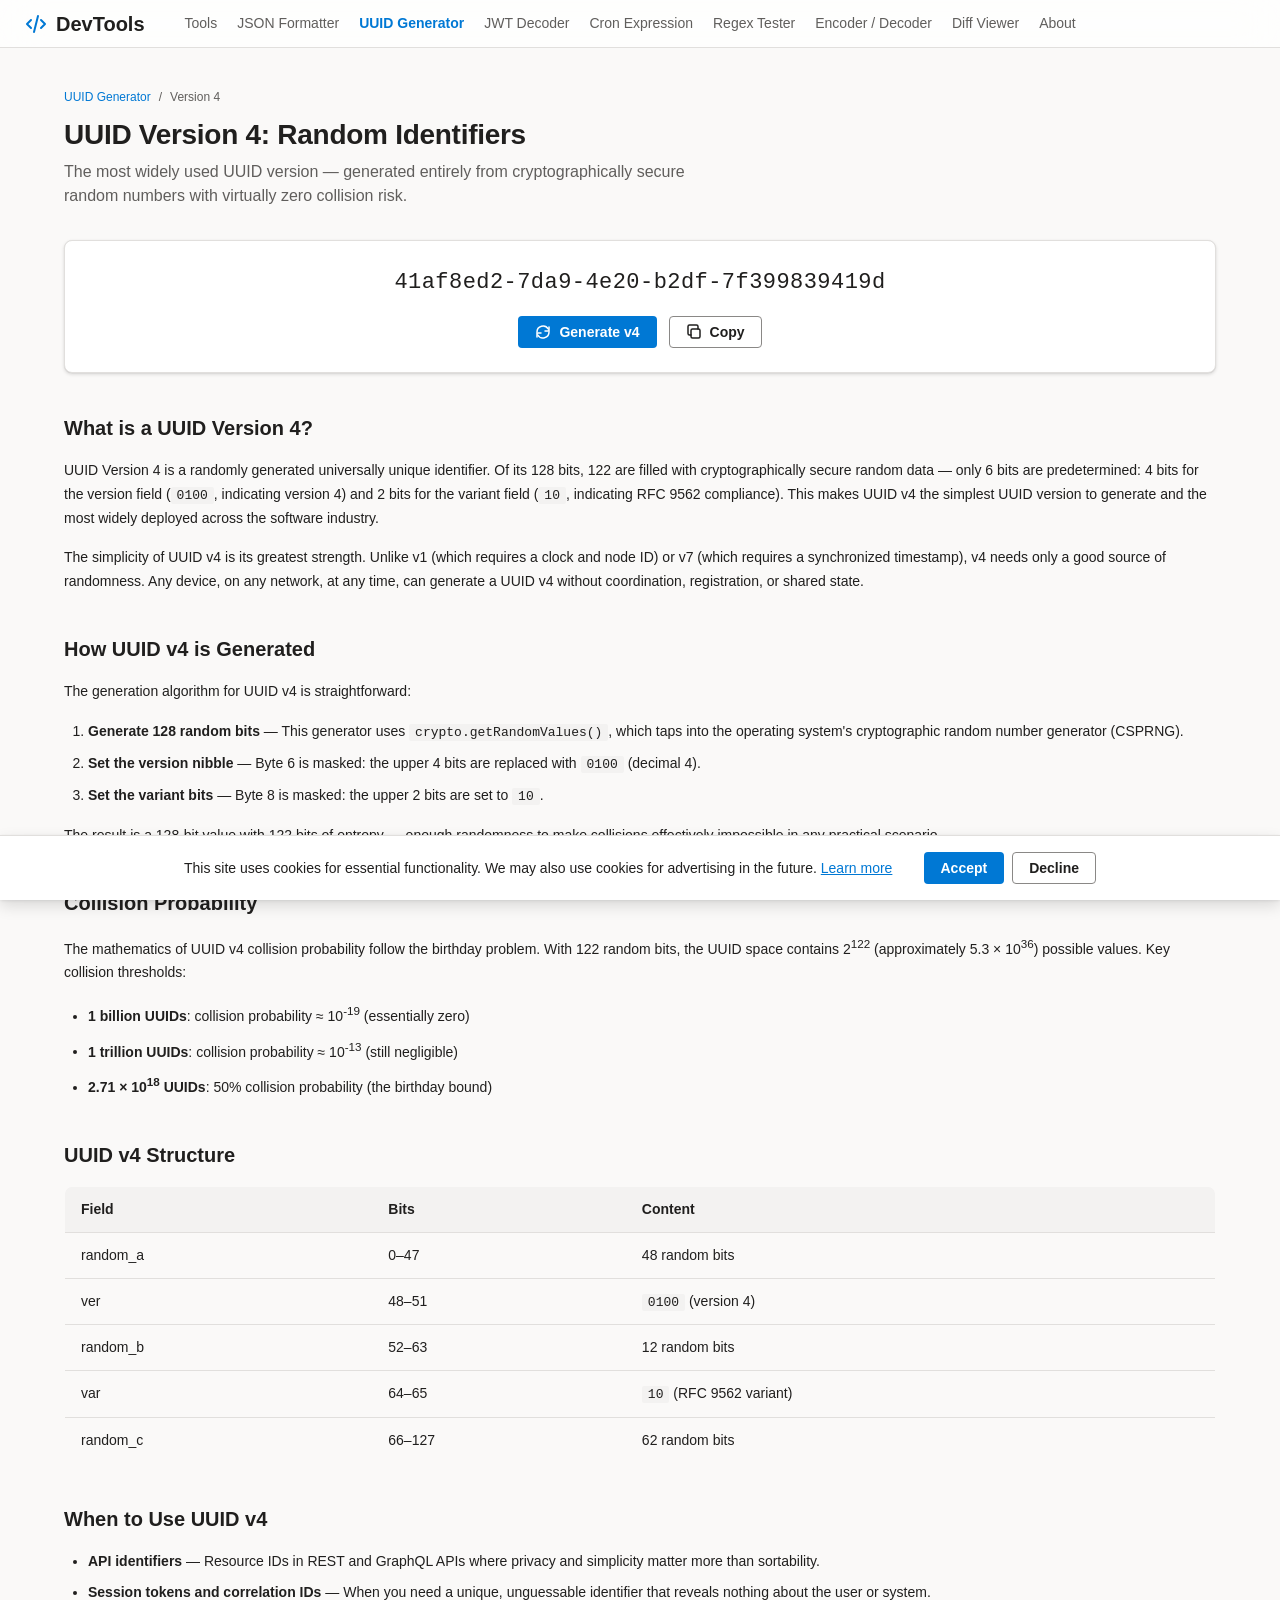
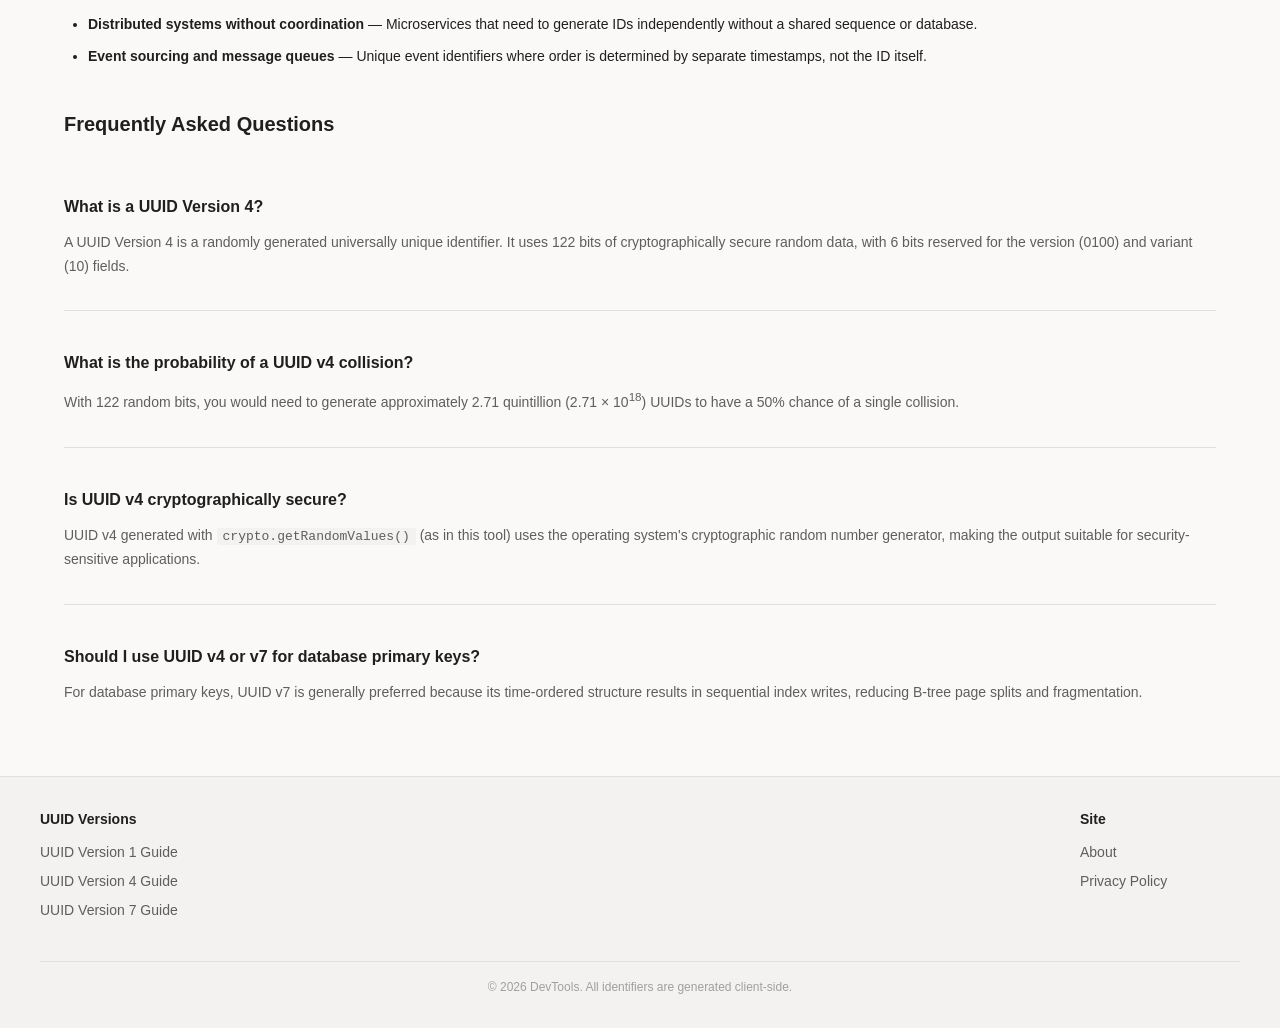
<file: uuid-generator/uuid-v4.html>
<!DOCTYPE html>
<html lang="en">
<head>
    <script async src="https://pagead2.googlesyndication.com/pagead/js/adsbygoogle.js?client=ca-pub-9694301903093195"
         crossorigin="anonymous"></script>
  <meta charset="UTF-8">
  <meta name="viewport" content="width=device-width, initial-scale=1.0">
  <title>UUID Version 4 Generator &amp; Guide — Random UUID</title>
  <meta name="description" content="Generate UUID v4 (random) identifiers and learn how they work. Understand cryptographic randomness, collision probability, and best practices. RFC 9562 compliant.">
  <link rel="canonical" href="https://dev-tool.cc/uuid-generator/uuid-v4.html">
  <meta property="og:type" content="article">
  <meta property="og:title" content="UUID Version 4 Generator & Guide — Random UUID">
  <meta property="og:description" content="Generate UUID v4 identifiers and learn about random UUID generation, collision math, and use cases.">
  <meta property="og:url" content="https://dev-tool.cc/uuid-generator/uuid-v4.html">
  <link rel="icon" type="image/svg+xml" href="data:image/svg+xml,%3Csvg xmlns='http://www.w3.org/2000/svg' viewBox='0 0 32 32'%3E%3Crect width='32' height='32' rx='6' fill='%230078D4'/%3E%3Ctext x='16' y='22' text-anchor='middle' font-family='Segoe UI,sans-serif' font-weight='700' font-size='16' fill='white'%3EID%3C/text%3E%3C/svg%3E">
  <link rel="stylesheet" href="/css/tokens.css">
  <link rel="stylesheet" href="/css/layout.css">
  <link rel="stylesheet" href="/css/components.css">
  <link rel="stylesheet" href="/uuid-generator/css/uuid-generator.css">
  <script type="application/ld+json">
  {
    "@context": "https://schema.org",
    "@type": "FAQPage",
    "mainEntity": [
      {"@type": "Question", "name": "What is a UUID Version 4?", "acceptedAnswer": {"@type": "Answer", "text": "A UUID Version 4 is a randomly generated universally unique identifier. It uses 122 bits of cryptographically secure random data, with 6 bits reserved for the version (0100) and variant (10) fields. It is the most widely used UUID version."}},
      {"@type": "Question", "name": "What is the probability of a UUID v4 collision?", "acceptedAnswer": {"@type": "Answer", "text": "With 122 random bits, you would need to generate approximately 2.71 quintillion (2.71 × 10^18) UUIDs to have a 50% chance of a single collision. For practical purposes, UUID v4 collisions are considered impossible."}},
      {"@type": "Question", "name": "Is UUID v4 cryptographically secure?", "acceptedAnswer": {"@type": "Answer", "text": "UUID v4 generated with crypto.getRandomValues() (as in this tool) uses the operating system's cryptographic random number generator, making the output suitable for security-sensitive applications."}},
      {"@type": "Question", "name": "Why is UUID v4 the most popular version?", "acceptedAnswer": {"@type": "Answer", "text": "UUID v4 is popular because it is simple to implement, requires no coordination between generators, preserves privacy (no timestamp or machine info), and has virtually zero collision risk."}},
      {"@type": "Question", "name": "Should I use UUID v4 or v7 for database primary keys?", "acceptedAnswer": {"@type": "Answer", "text": "For database primary keys, UUID v7 is generally preferred because its time-ordered structure results in sequential index writes, reducing B-tree fragmentation."}}
    ]
  }
  </script>
</head>
<body>
  <header class="nav" role="banner">
    <a href="/" class="nav__logo" aria-label="DevTools Home">
      <svg class="nav__logo-icon" viewBox="0 0 24 24" fill="none" stroke="currentColor" stroke-width="2" stroke-linecap="round" stroke-linejoin="round"><path d="M7 8l-4 4 4 4"/><path d="M17 8l4 4-4 4"/><path d="M14 4l-4 16"/></svg>
      DevTools
    </a>
    <nav>
      <ul class="nav__links" id="navLinks"></ul>
    </nav>
    <button class="nav__hamburger" id="navToggle" aria-label="Toggle menu" aria-expanded="false">
      <svg width="20" height="20" viewBox="0 0 20 20" fill="none" stroke="currentColor" stroke-width="2" stroke-linecap="round"><path d="M3 5h14M3 10h14M3 15h14"/></svg>
    </button>
  </header>

  <main class="main">
    <div class="page-header">
      <div class="page-header__breadcrumb">
        <a href="/uuid-generator/">UUID Generator</a> <span aria-hidden="true">/</span> Version 4
      </div>
      <h1 class="page-header__title">UUID Version 4: Random Identifiers</h1>
      <p class="page-header__desc">The most widely used UUID version — generated entirely from cryptographically secure random numbers with virtually zero collision risk.</p>
    </div>

    <div class="uuid-display" id="singleDisplay">
      <div class="uuid-display__value" id="singleUUID" aria-live="polite"></div>
      <div class="uuid-display__actions">
        <button class="btn btn--primary" id="btnGenerate">
          <svg viewBox="0 0 16 16" fill="none" stroke="currentColor" stroke-width="1.5" stroke-linecap="round"><path d="M2 8a6 6 0 0111.2-3M14 8A6 6 0 012.8 11"/><path d="M14 3v4h-4M2 13V9h4"/></svg>
          Generate v4
        </button>
        <button class="btn btn--default" id="btnCopy">
          <svg viewBox="0 0 16 16" fill="none" stroke="currentColor" stroke-width="1.5" stroke-linecap="round" stroke-linejoin="round"><rect x="5" y="5" width="9" height="9" rx="1.5"/><path d="M5 11H3.5A1.5 1.5 0 012 9.5v-7A1.5 1.5 0 013.5 1h7A1.5 1.5 0 0112 2.5V5"/></svg>
          Copy
        </button>
      </div>
    </div>

    <article class="content">
      <h2>What is a UUID Version 4?</h2>
      <p>UUID Version 4 is a randomly generated universally unique identifier. Of its 128 bits, 122 are filled with cryptographically secure random data — only 6 bits are predetermined: 4 bits for the version field (<code>0100</code>, indicating version 4) and 2 bits for the variant field (<code>10</code>, indicating RFC 9562 compliance). This makes UUID v4 the simplest UUID version to generate and the most widely deployed across the software industry.</p>
      <p>The simplicity of UUID v4 is its greatest strength. Unlike v1 (which requires a clock and node ID) or v7 (which requires a synchronized timestamp), v4 needs only a good source of randomness. Any device, on any network, at any time, can generate a UUID v4 without coordination, registration, or shared state.</p>

      <h2>How UUID v4 is Generated</h2>
      <p>The generation algorithm for UUID v4 is straightforward:</p>
      <ol>
        <li><strong>Generate 128 random bits</strong> — This generator uses <code>crypto.getRandomValues()</code>, which taps into the operating system's cryptographic random number generator (CSPRNG).</li>
        <li><strong>Set the version nibble</strong> — Byte 6 is masked: the upper 4 bits are replaced with <code>0100</code> (decimal 4).</li>
        <li><strong>Set the variant bits</strong> — Byte 8 is masked: the upper 2 bits are set to <code>10</code>.</li>
      </ol>
      <p>The result is a 128-bit value with 122 bits of entropy — enough randomness to make collisions effectively impossible in any practical scenario.</p>

      <h2>Collision Probability</h2>
      <p>The mathematics of UUID v4 collision probability follow the birthday problem. With 122 random bits, the UUID space contains 2<sup>122</sup> (approximately 5.3 × 10<sup>36</sup>) possible values. Key collision thresholds:</p>
      <ul>
        <li><strong>1 billion UUIDs</strong>: collision probability ≈ 10<sup>-19</sup> (essentially zero)</li>
        <li><strong>1 trillion UUIDs</strong>: collision probability ≈ 10<sup>-13</sup> (still negligible)</li>
        <li><strong>2.71 × 10<sup>18</sup> UUIDs</strong>: 50% collision probability (the birthday bound)</li>
      </ul>

      <h2>UUID v4 Structure</h2>
      <table class="compare-table">
        <thead><tr><th>Field</th><th>Bits</th><th>Content</th></tr></thead>
        <tbody>
          <tr><td>random_a</td><td>0–47</td><td>48 random bits</td></tr>
          <tr><td>ver</td><td>48–51</td><td><code>0100</code> (version 4)</td></tr>
          <tr><td>random_b</td><td>52–63</td><td>12 random bits</td></tr>
          <tr><td>var</td><td>64–65</td><td><code>10</code> (RFC 9562 variant)</td></tr>
          <tr><td>random_c</td><td>66–127</td><td>62 random bits</td></tr>
        </tbody>
      </table>

      <h2>When to Use UUID v4</h2>
      <ul>
        <li><strong>API identifiers</strong> — Resource IDs in REST and GraphQL APIs where privacy and simplicity matter more than sortability.</li>
        <li><strong>Session tokens and correlation IDs</strong> — When you need a unique, unguessable identifier that reveals nothing about the user or system.</li>
        <li><strong>Distributed systems without coordination</strong> — Microservices that need to generate IDs independently without a shared sequence or database.</li>
        <li><strong>Event sourcing and message queues</strong> — Unique event identifiers where order is determined by separate timestamps, not the ID itself.</li>
      </ul>

      <h2>Frequently Asked Questions</h2>
      <div class="faq-item">
        <h3 class="faq-question">What is a UUID Version 4?</h3>
        <p class="faq-answer">A UUID Version 4 is a randomly generated universally unique identifier. It uses 122 bits of cryptographically secure random data, with 6 bits reserved for the version (0100) and variant (10) fields.</p>
      </div>
      <div class="faq-item">
        <h3 class="faq-question">What is the probability of a UUID v4 collision?</h3>
        <p class="faq-answer">With 122 random bits, you would need to generate approximately 2.71 quintillion (2.71 × 10<sup>18</sup>) UUIDs to have a 50% chance of a single collision.</p>
      </div>
      <div class="faq-item">
        <h3 class="faq-question">Is UUID v4 cryptographically secure?</h3>
        <p class="faq-answer">UUID v4 generated with <code>crypto.getRandomValues()</code> (as in this tool) uses the operating system's cryptographic random number generator, making the output suitable for security-sensitive applications.</p>
      </div>
      <div class="faq-item">
        <h3 class="faq-question">Should I use UUID v4 or v7 for database primary keys?</h3>
        <p class="faq-answer">For database primary keys, UUID v7 is generally preferred because its time-ordered structure results in sequential index writes, reducing B-tree page splits and fragmentation.</p>
      </div>
    </article>
  </main>

  <footer class="footer" role="contentinfo">
    <div class="footer__inner">
      <div class="footer__col">
        <div class="footer__heading">UUID Versions</div>
        <ul class="footer__links">
          <li><a href="/uuid-generator/uuid-v1.html" class="footer__link">UUID Version 1 Guide</a></li>
          <li><a href="/uuid-generator/uuid-v4.html" class="footer__link">UUID Version 4 Guide</a></li>
          <li><a href="/uuid-generator/uuid-v7.html" class="footer__link">UUID Version 7 Guide</a></li>
        </ul>
      </div>
      <div class="footer__col">
        <div class="footer__heading">Site</div>
        <ul class="footer__links">
          <li><a href="/about.html" class="footer__link">About</a></li>
          <li><a href="/privacy.html" class="footer__link">Privacy Policy</a></li>
        </ul>
      </div>
      <p class="footer__copy">&copy; 2026 DevTools. All identifiers are generated client-side.</p>
    </div>
  </footer>

  <div class="toast-container" id="toastContainer" aria-live="polite"></div>

  <script src="/js/utils.js"></script>
  <script src="/js/nav.js"></script>
  <script src="/uuid-generator/js/uuid.js"></script>
  <script>
    (() => {
      const { $, showToast, copyText } = Utils;
      function generate() { $('#singleUUID').textContent = UUID.generate('v4'); }
      generate();
      $('#btnGenerate').addEventListener('click', generate);
      $('#btnCopy').addEventListener('click', () => copyText($('#singleUUID').textContent));
    })();
  </script>
  <script src="/js/cookie-consent.js"></script>
</body>
</html>
</file>
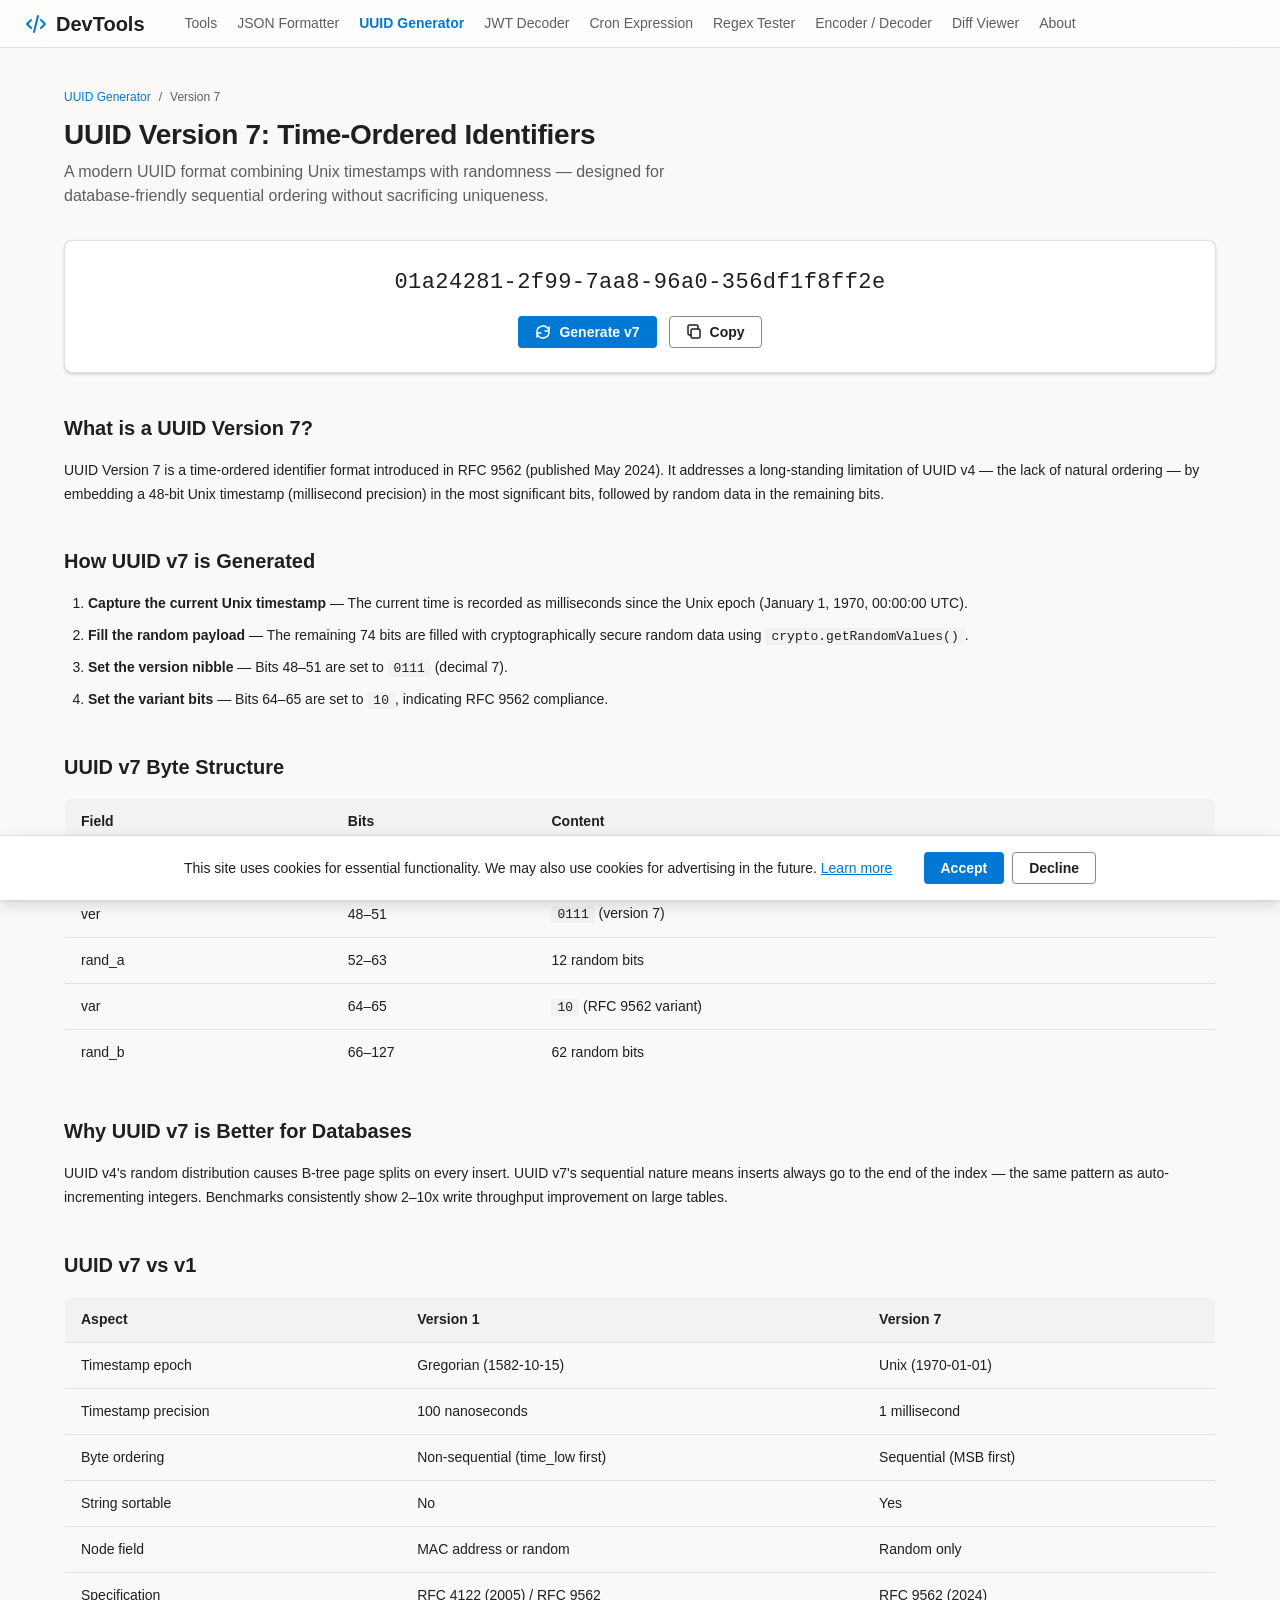
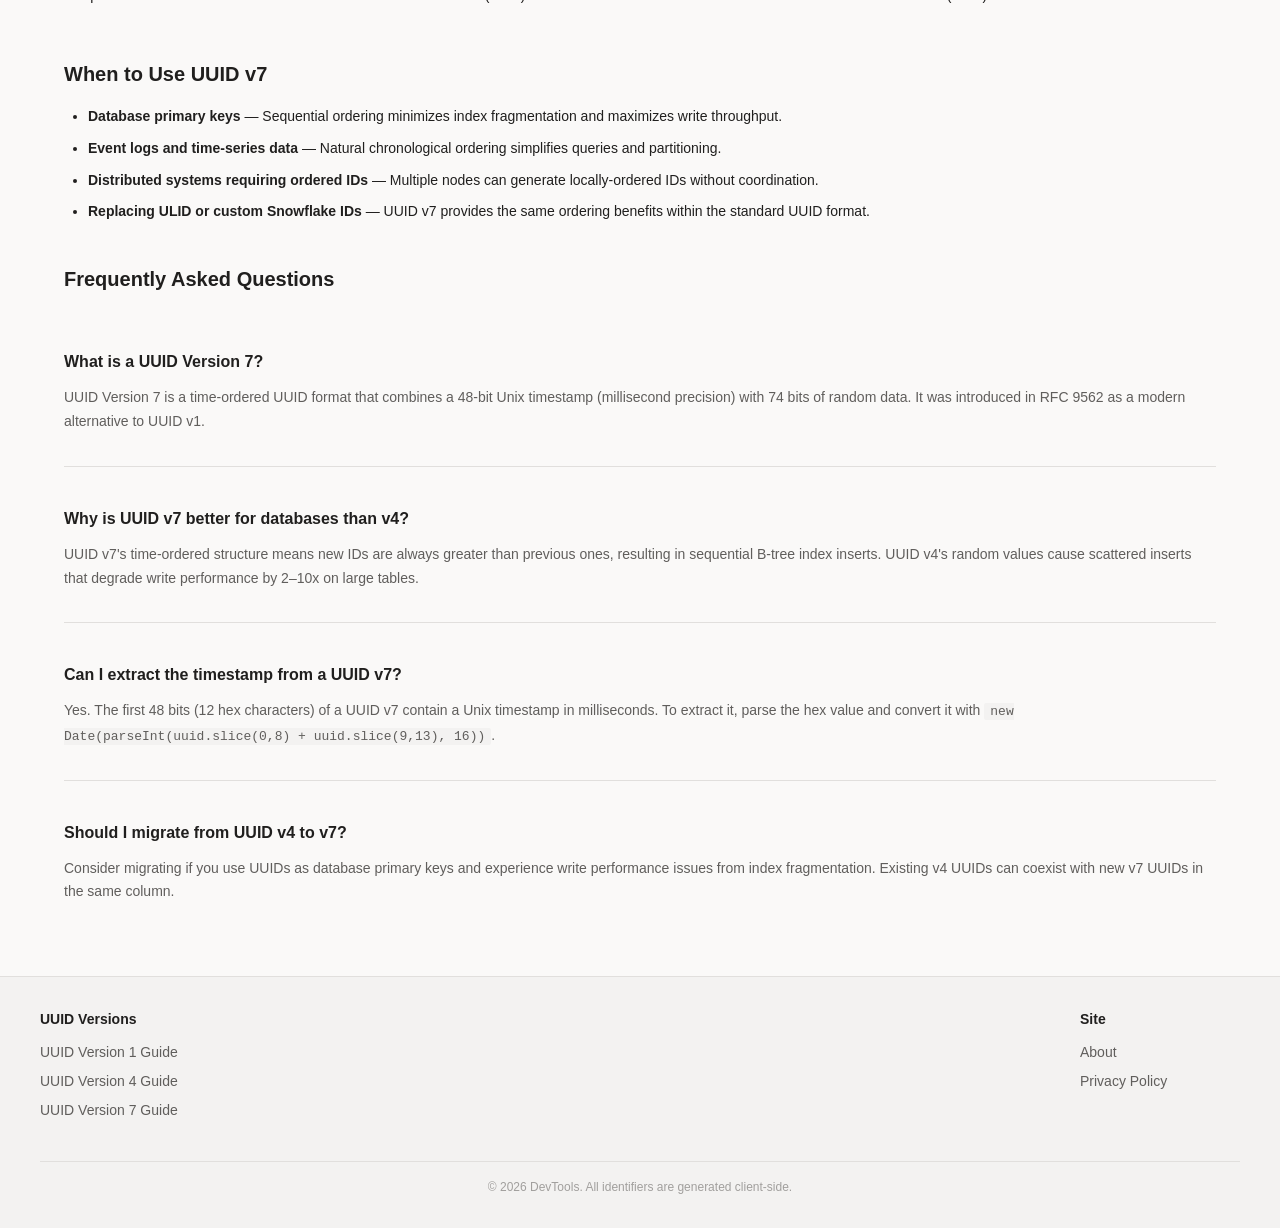
<file: uuid-generator/uuid-v7.html>
<!DOCTYPE html>
<html lang="en">
<head>
    <script async src="https://pagead2.googlesyndication.com/pagead/js/adsbygoogle.js?client=ca-pub-9694301903093195"
         crossorigin="anonymous"></script>
  <meta charset="UTF-8">
  <meta name="viewport" content="width=device-width, initial-scale=1.0">
  <title>UUID Version 7 Generator &amp; Guide — Time-Ordered UUID</title>
  <meta name="description" content="Generate UUID v7 (time-ordered) identifiers and learn how they work. Understand Unix timestamp encoding, database benefits, and comparison with v1 and v4. RFC 9562 compliant.">
  <link rel="canonical" href="https://dev-tool.cc/uuid-generator/uuid-v7.html">
  <meta property="og:type" content="article">
  <meta property="og:title" content="UUID Version 7 Generator & Guide — Time-Ordered UUID">
  <meta property="og:description" content="Generate UUID v7 identifiers and learn about time-ordered UUID structure, database benefits, and migration from v4.">
  <meta property="og:url" content="https://dev-tool.cc/uuid-generator/uuid-v7.html">
  <link rel="icon" type="image/svg+xml" href="data:image/svg+xml,%3Csvg xmlns='http://www.w3.org/2000/svg' viewBox='0 0 32 32'%3E%3Crect width='32' height='32' rx='6' fill='%230078D4'/%3E%3Ctext x='16' y='22' text-anchor='middle' font-family='Segoe UI,sans-serif' font-weight='700' font-size='16' fill='white'%3EID%3C/text%3E%3C/svg%3E">
  <link rel="stylesheet" href="/css/tokens.css">
  <link rel="stylesheet" href="/css/layout.css">
  <link rel="stylesheet" href="/css/components.css">
  <link rel="stylesheet" href="/uuid-generator/css/uuid-generator.css">
  <script type="application/ld+json">
  {
    "@context": "https://schema.org",
    "@type": "FAQPage",
    "mainEntity": [
      {"@type": "Question", "name": "What is a UUID Version 7?", "acceptedAnswer": {"@type": "Answer", "text": "UUID Version 7 is a time-ordered UUID format that combines a 48-bit Unix timestamp (millisecond precision) with 74 bits of random data. It was introduced in RFC 9562 as a modern alternative to UUID v1."}},
      {"@type": "Question", "name": "Why is UUID v7 better for databases than v4?", "acceptedAnswer": {"@type": "Answer", "text": "UUID v7's time-ordered structure means new IDs are always greater than previous ones, resulting in sequential B-tree index inserts. UUID v4's random values cause scattered inserts that degrade write performance by 2-10x on large tables."}},
      {"@type": "Question", "name": "Can I extract the timestamp from a UUID v7?", "acceptedAnswer": {"@type": "Answer", "text": "Yes. The first 48 bits of a UUID v7 contain a Unix timestamp in milliseconds. You can extract it by parsing the first 12 hex characters and converting to a date."}},
      {"@type": "Question", "name": "Should I migrate from UUID v4 to v7?", "acceptedAnswer": {"@type": "Answer", "text": "Consider migrating if you use UUIDs as database primary keys and experience write performance issues from index fragmentation. Existing v4 UUIDs can coexist with new v7 UUIDs in the same column."}}
    ]
  }
  </script>
</head>
<body>
  <header class="nav" role="banner">
    <a href="/" class="nav__logo" aria-label="DevTools Home">
      <svg class="nav__logo-icon" viewBox="0 0 24 24" fill="none" stroke="currentColor" stroke-width="2" stroke-linecap="round" stroke-linejoin="round"><path d="M7 8l-4 4 4 4"/><path d="M17 8l4 4-4 4"/><path d="M14 4l-4 16"/></svg>
      DevTools
    </a>
    <nav>
      <ul class="nav__links" id="navLinks"></ul>
    </nav>
    <button class="nav__hamburger" id="navToggle" aria-label="Toggle menu" aria-expanded="false">
      <svg width="20" height="20" viewBox="0 0 20 20" fill="none" stroke="currentColor" stroke-width="2" stroke-linecap="round"><path d="M3 5h14M3 10h14M3 15h14"/></svg>
    </button>
  </header>

  <main class="main">
    <div class="page-header">
      <div class="page-header__breadcrumb">
        <a href="/uuid-generator/">UUID Generator</a> <span aria-hidden="true">/</span> Version 7
      </div>
      <h1 class="page-header__title">UUID Version 7: Time-Ordered Identifiers</h1>
      <p class="page-header__desc">A modern UUID format combining Unix timestamps with randomness — designed for database-friendly sequential ordering without sacrificing uniqueness.</p>
    </div>

    <div class="uuid-display" id="singleDisplay">
      <div class="uuid-display__value" id="singleUUID" aria-live="polite"></div>
      <div class="uuid-display__actions">
        <button class="btn btn--primary" id="btnGenerate">
          <svg viewBox="0 0 16 16" fill="none" stroke="currentColor" stroke-width="1.5" stroke-linecap="round"><path d="M2 8a6 6 0 0111.2-3M14 8A6 6 0 012.8 11"/><path d="M14 3v4h-4M2 13V9h4"/></svg>
          Generate v7
        </button>
        <button class="btn btn--default" id="btnCopy">
          <svg viewBox="0 0 16 16" fill="none" stroke="currentColor" stroke-width="1.5" stroke-linecap="round" stroke-linejoin="round"><rect x="5" y="5" width="9" height="9" rx="1.5"/><path d="M5 11H3.5A1.5 1.5 0 012 9.5v-7A1.5 1.5 0 013.5 1h7A1.5 1.5 0 0112 2.5V5"/></svg>
          Copy
        </button>
      </div>
    </div>

    <article class="content">
      <h2>What is a UUID Version 7?</h2>
      <p>UUID Version 7 is a time-ordered identifier format introduced in RFC 9562 (published May 2024). It addresses a long-standing limitation of UUID v4 — the lack of natural ordering — by embedding a 48-bit Unix timestamp (millisecond precision) in the most significant bits, followed by random data in the remaining bits.</p>

      <h2>How UUID v7 is Generated</h2>
      <ol>
        <li><strong>Capture the current Unix timestamp</strong> — The current time is recorded as milliseconds since the Unix epoch (January 1, 1970, 00:00:00 UTC).</li>
        <li><strong>Fill the random payload</strong> — The remaining 74 bits are filled with cryptographically secure random data using <code>crypto.getRandomValues()</code>.</li>
        <li><strong>Set the version nibble</strong> — Bits 48–51 are set to <code>0111</code> (decimal 7).</li>
        <li><strong>Set the variant bits</strong> — Bits 64–65 are set to <code>10</code>, indicating RFC 9562 compliance.</li>
      </ol>

      <h2>UUID v7 Byte Structure</h2>
      <table class="compare-table">
        <thead><tr><th>Field</th><th>Bits</th><th>Content</th></tr></thead>
        <tbody>
          <tr><td>unix_ts_ms</td><td>0–47</td><td>48-bit Unix timestamp in milliseconds</td></tr>
          <tr><td>ver</td><td>48–51</td><td><code>0111</code> (version 7)</td></tr>
          <tr><td>rand_a</td><td>52–63</td><td>12 random bits</td></tr>
          <tr><td>var</td><td>64–65</td><td><code>10</code> (RFC 9562 variant)</td></tr>
          <tr><td>rand_b</td><td>66–127</td><td>62 random bits</td></tr>
        </tbody>
      </table>

      <h2>Why UUID v7 is Better for Databases</h2>
      <p>UUID v4's random distribution causes B-tree page splits on every insert. UUID v7's sequential nature means inserts always go to the end of the index — the same pattern as auto-incrementing integers. Benchmarks consistently show 2–10x write throughput improvement on large tables.</p>

      <h2>UUID v7 vs v1</h2>
      <table class="compare-table">
        <thead><tr><th>Aspect</th><th>Version 1</th><th>Version 7</th></tr></thead>
        <tbody>
          <tr><td>Timestamp epoch</td><td>Gregorian (1582-10-15)</td><td>Unix (1970-01-01)</td></tr>
          <tr><td>Timestamp precision</td><td>100 nanoseconds</td><td>1 millisecond</td></tr>
          <tr><td>Byte ordering</td><td>Non-sequential (time_low first)</td><td>Sequential (MSB first)</td></tr>
          <tr><td>String sortable</td><td>No</td><td>Yes</td></tr>
          <tr><td>Node field</td><td>MAC address or random</td><td>Random only</td></tr>
          <tr><td>Specification</td><td>RFC 4122 (2005) / RFC 9562</td><td>RFC 9562 (2024)</td></tr>
        </tbody>
      </table>

      <h2>When to Use UUID v7</h2>
      <ul>
        <li><strong>Database primary keys</strong> — Sequential ordering minimizes index fragmentation and maximizes write throughput.</li>
        <li><strong>Event logs and time-series data</strong> — Natural chronological ordering simplifies queries and partitioning.</li>
        <li><strong>Distributed systems requiring ordered IDs</strong> — Multiple nodes can generate locally-ordered IDs without coordination.</li>
        <li><strong>Replacing ULID or custom Snowflake IDs</strong> — UUID v7 provides the same ordering benefits within the standard UUID format.</li>
      </ul>

      <h2>Frequently Asked Questions</h2>
      <div class="faq-item">
        <h3 class="faq-question">What is a UUID Version 7?</h3>
        <p class="faq-answer">UUID Version 7 is a time-ordered UUID format that combines a 48-bit Unix timestamp (millisecond precision) with 74 bits of random data. It was introduced in RFC 9562 as a modern alternative to UUID v1.</p>
      </div>
      <div class="faq-item">
        <h3 class="faq-question">Why is UUID v7 better for databases than v4?</h3>
        <p class="faq-answer">UUID v7's time-ordered structure means new IDs are always greater than previous ones, resulting in sequential B-tree index inserts. UUID v4's random values cause scattered inserts that degrade write performance by 2–10x on large tables.</p>
      </div>
      <div class="faq-item">
        <h3 class="faq-question">Can I extract the timestamp from a UUID v7?</h3>
        <p class="faq-answer">Yes. The first 48 bits (12 hex characters) of a UUID v7 contain a Unix timestamp in milliseconds. To extract it, parse the hex value and convert it with <code>new Date(parseInt(uuid.slice(0,8) + uuid.slice(9,13), 16))</code>.</p>
      </div>
      <div class="faq-item">
        <h3 class="faq-question">Should I migrate from UUID v4 to v7?</h3>
        <p class="faq-answer">Consider migrating if you use UUIDs as database primary keys and experience write performance issues from index fragmentation. Existing v4 UUIDs can coexist with new v7 UUIDs in the same column.</p>
      </div>
    </article>
  </main>

  <footer class="footer" role="contentinfo">
    <div class="footer__inner">
      <div class="footer__col">
        <div class="footer__heading">UUID Versions</div>
        <ul class="footer__links">
          <li><a href="/uuid-generator/uuid-v1.html" class="footer__link">UUID Version 1 Guide</a></li>
          <li><a href="/uuid-generator/uuid-v4.html" class="footer__link">UUID Version 4 Guide</a></li>
          <li><a href="/uuid-generator/uuid-v7.html" class="footer__link">UUID Version 7 Guide</a></li>
        </ul>
      </div>
      <div class="footer__col">
        <div class="footer__heading">Site</div>
        <ul class="footer__links">
          <li><a href="/about.html" class="footer__link">About</a></li>
          <li><a href="/privacy.html" class="footer__link">Privacy Policy</a></li>
        </ul>
      </div>
      <p class="footer__copy">&copy; 2026 DevTools. All identifiers are generated client-side.</p>
    </div>
  </footer>

  <div class="toast-container" id="toastContainer" aria-live="polite"></div>

  <script src="/js/utils.js"></script>
  <script src="/js/nav.js"></script>
  <script src="/uuid-generator/js/uuid.js"></script>
  <script>
    (() => {
      const { $, showToast, copyText } = Utils;
      function generate() { $('#singleUUID').textContent = UUID.generate('v7'); }
      generate();
      $('#btnGenerate').addEventListener('click', generate);
      $('#btnCopy').addEventListener('click', () => copyText($('#singleUUID').textContent));
    })();
  </script>
  <script src="/js/cookie-consent.js"></script>
</body>
</html>
</file>
<file: css/tokens.css>
:root {
  --color-primary: #0078D4;
  --color-on-primary: #FFFFFF;
  --color-primary-hover: #106EBE;
  --color-primary-pressed: #005A9E;

  --color-ink: #201F1E;
  --color-ink-muted: #605E5C;
  --color-ink-subdued: #A19F9D;

  --color-canvas: #FAF9F8;
  --color-surface-1: #FFFFFF;
  --color-surface-2: #F3F2F1;
  --color-surface-3: #EDEBE9;

  --color-border: #E1DFDD;
  --color-border-strong: #8A8886;

  --color-acrylic-overlay: rgba(255, 255, 255, 0.72);
  --color-acrylic-fallback: #FAF9F8;

  --color-success: #107C10;
  --color-warning: #FFB900;
  --color-danger: #D13438;

  --font-base: 'Segoe UI', -apple-system, BlinkMacSystemFont, 'Roboto', sans-serif;
  --font-mono: 'Cascadia Code', Consolas, 'Courier New', monospace;

  --text-display-size: 28px;
  --text-display-weight: 600;
  --text-display-lh: 1.2;
  --text-display-ls: -0.01em;

  --text-heading-size: 20px;
  --text-heading-weight: 600;
  --text-heading-lh: 1.3;

  --text-body-size: 14px;
  --text-body-weight: 400;
  --text-body-lh: 1.5;

  --text-caption-size: 12px;
  --text-caption-weight: 400;
  --text-caption-lh: 1.4;

  --text-mono-size: 13px;
  --text-mono-weight: 400;
  --text-mono-lh: 1.5;

  --space-1: 4px;
  --space-2: 8px;
  --space-3: 12px;
  --space-4: 16px;
  --space-5: 20px;
  --space-6: 24px;
  --space-7: 32px;
  --space-8: 40px;
  --space-9: 48px;
  --space-10: 64px;

  --radius-sm: 2px;
  --radius-md: 4px;
  --radius-lg: 8px;
  --radius-pill: 9999px;

  --shadow-card: 0 1.6px 3.6px rgba(0,0,0,0.13), 0 0.3px 0.9px rgba(0,0,0,0.11);
  --shadow-elevated: 0 6.4px 14.4px rgba(0,0,0,0.13), 0 1.2px 3.6px rgba(0,0,0,0.11);
  --shadow-flyout: 0 25.6px 57.6px rgba(0,0,0,0.22), 0 4.8px 14.4px rgba(0,0,0,0.18);

  --motion-fast: 100ms;
  --motion-base: 200ms;
  --motion-easing: cubic-bezier(0.1, 0.9, 0.2, 1);
}

@media (prefers-reduced-motion: reduce) {
  :root {
    --motion-fast: 0ms;
    --motion-base: 0ms;
  }
}
</file>
<file: css/layout.css>
*,
*::before,
*::after {
  box-sizing: border-box;
  margin: 0;
  padding: 0;
}

html {
  font-size: 16px;
  -webkit-text-size-adjust: 100%;
}

body {
  font-family: var(--font-base);
  font-size: var(--text-body-size);
  font-weight: var(--text-body-weight);
  line-height: var(--text-body-lh);
  color: var(--color-ink);
  background: var(--color-canvas);
  min-height: 100vh;
  display: flex;
  flex-direction: column;
}

a {
  color: var(--color-primary);
  text-decoration: none;
}
a:hover {
  text-decoration: underline;
}

img {
  max-width: 100%;
  display: block;
}

/* NAV */
.nav {
  position: sticky;
  top: 0;
  z-index: 100;
  height: 48px;
  display: flex;
  align-items: center;
  padding: 0 var(--space-6);
  background: var(--color-acrylic-overlay);
  backdrop-filter: blur(20px);
  -webkit-backdrop-filter: blur(20px);
  border-bottom: 1px solid var(--color-border);
}
@supports not (backdrop-filter: blur(1px)) {
  .nav {
    background: var(--color-acrylic-fallback);
  }
}
.nav__logo {
  font-size: var(--text-heading-size);
  font-weight: var(--text-heading-weight);
  color: var(--color-ink);
  margin-right: var(--space-8);
  display: flex;
  align-items: center;
  gap: var(--space-2);
}
.nav__logo-icon {
  width: 24px;
  height: 24px;
  color: var(--color-primary);
}
.nav__links {
  display: flex;
  gap: var(--space-5);
  list-style: none;
}
.nav__link {
  font-size: var(--text-body-size);
  color: var(--color-ink-muted);
  transition: color var(--motion-fast) var(--motion-easing);
}
.nav__link:hover {
  color: var(--color-ink);
  text-decoration: none;
}
.nav__link--active {
  color: var(--color-primary);
  font-weight: 600;
}
.nav__hamburger {
  display: none;
  background: none;
  border: none;
  cursor: pointer;
  padding: var(--space-2);
  margin-left: auto;
  color: var(--color-ink);
}

/* MAIN */
.main {
  flex: 1;
  width: 100%;
  max-width: 1200px;
  margin: 0 auto;
  padding: var(--space-8) var(--space-6);
}

/* HERO */
.hero {
  text-align: center;
  margin-bottom: var(--space-8);
}
.hero__title {
  font-size: var(--text-display-size);
  font-weight: var(--text-display-weight);
  line-height: var(--text-display-lh);
  letter-spacing: var(--text-display-ls);
  color: var(--color-ink);
  margin-bottom: var(--space-2);
}
.hero__subtitle {
  font-size: 16px;
  color: var(--color-ink-muted);
  font-weight: 400;
}

/* SECTION */
.section {
  margin-bottom: var(--space-9);
}
.section__title {
  font-size: var(--text-heading-size);
  font-weight: var(--text-heading-weight);
  line-height: var(--text-heading-lh);
  color: var(--color-ink);
  margin-bottom: var(--space-4);
}
.section__subtitle {
  font-size: 16px;
  font-weight: 600;
  color: var(--color-ink);
  margin-bottom: var(--space-3);
}

/* EDITOR LAYOUT */
.editor-layout {
  display: flex;
  min-height: 480px;
  margin-bottom: var(--space-5);
  border: 1px solid var(--color-border);
  border-radius: var(--radius-lg);
  overflow: hidden;
  box-shadow: var(--shadow-card);
  background: var(--color-surface-1);
}

.editor-pane {
  flex: 1;
  min-width: 0;
  display: flex;
  flex-direction: column;
}

.editor-pane__header {
  display: flex;
  align-items: center;
  justify-content: space-between;
  padding: 0 var(--space-3);
  background: var(--color-surface-2);
  border-bottom: 1px solid var(--color-border);
  height: 36px;
  flex-shrink: 0;
}

.editor-pane__title {
  font-size: var(--text-caption-size);
  font-weight: 600;
  color: var(--color-ink-muted);
  text-transform: uppercase;
  letter-spacing: 0.05em;
}

.editor-pane__actions {
  display: flex;
  align-items: center;
  gap: var(--space-2);
}

.editor-divider {
  width: 6px;
  cursor: col-resize;
  background: var(--color-surface-2);
  border-left: 1px solid var(--color-border);
  border-right: 1px solid var(--color-border);
  flex-shrink: 0;
  position: relative;
  transition: background var(--motion-fast);
}
.editor-divider:hover,
.editor-divider--active {
  background: var(--color-primary);
  opacity: 0.3;
}

/* FOOTER */
.footer {
  background: var(--color-surface-2);
  border-top: 1px solid var(--color-border);
  padding: var(--space-7) var(--space-6);
  margin-top: auto;
}
.footer__inner {
  max-width: 1200px;
  margin: 0 auto;
  display: flex;
  justify-content: space-between;
  align-items: flex-start;
  flex-wrap: wrap;
  gap: var(--space-6);
}
.footer__col {
  min-width: 160px;
}
.footer__heading {
  font-size: var(--text-body-size);
  font-weight: 600;
  color: var(--color-ink);
  margin-bottom: var(--space-3);
}
.footer__links {
  list-style: none;
  display: flex;
  flex-direction: column;
  gap: var(--space-2);
}
.footer__link {
  font-size: var(--text-body-size);
  color: var(--color-ink-muted);
  transition: color var(--motion-fast);
}
.footer__link:hover {
  color: var(--color-primary);
  text-decoration: none;
}
.footer__copy {
  font-size: var(--text-caption-size);
  color: var(--color-ink-subdued);
  width: 100%;
  text-align: center;
  margin-top: var(--space-4);
  padding-top: var(--space-4);
  border-top: 1px solid var(--color-border);
}

/* CONTENT DIVIDER (between tool UI and educational content) */
.content-divider {
  margin: var(--space-10) 0;
  border: none;
  border-top: 1px solid var(--color-border);
}

/* CARD GRID */
.card-grid {
  display: grid;
  grid-template-columns: repeat(auto-fit, minmax(260px, 1fr));
  gap: var(--space-5);
}

/* CONTENT (prose) */
.content p {
  margin-bottom: var(--space-4);
  line-height: 1.7;
}
.content h2 {
  font-size: var(--text-heading-size);
  font-weight: var(--text-heading-weight);
  margin-top: var(--space-8);
  margin-bottom: var(--space-4);
}
.content h3 {
  font-size: 16px;
  font-weight: 600;
  margin-top: var(--space-6);
  margin-bottom: var(--space-3);
}
.content ul,
.content ol {
  padding-left: var(--space-6);
  margin-bottom: var(--space-4);
}
.content li {
  margin-bottom: var(--space-2);
  line-height: 1.7;
}
.content code {
  font-family: var(--font-mono);
  font-size: var(--text-mono-size);
  background: var(--color-surface-2);
  padding: 1px 6px;
  border-radius: var(--radius-sm);
}
.content table {
  width: 100%;
  border-collapse: collapse;
  margin-bottom: var(--space-5);
}
.content th,
.content td {
  padding: var(--space-3) var(--space-4);
  text-align: left;
  border-bottom: 1px solid var(--color-border);
}
.content th {
  font-weight: 600;
  background: var(--color-surface-2);
}

/* RESPONSIVE */
@media (max-width: 768px) {
  .nav {
    padding: 0 var(--space-4);
  }
  .nav__links {
    display: none;
    position: absolute;
    top: 48px;
    left: 0;
    right: 0;
    flex-direction: column;
    background: var(--color-surface-1);
    border-bottom: 1px solid var(--color-border);
    box-shadow: var(--shadow-card);
    padding: var(--space-3) var(--space-4);
    gap: 0;
  }
  .nav__links--open {
    display: flex;
  }
  .nav__links li {
    padding: var(--space-3) 0;
  }
  .nav__hamburger {
    display: block;
  }
  .main {
    padding: var(--space-6) var(--space-4);
  }
  .hero__title {
    font-size: 24px;
  }
  .editor-layout {
    flex-direction: column;
    min-height: auto;
  }
  .editor-divider {
    width: 100%;
    height: 6px;
    cursor: row-resize;
    border-left: none;
    border-right: none;
    border-top: 1px solid var(--color-border);
    border-bottom: 1px solid var(--color-border);
  }
  .editor-pane {
    min-height: 280px;
  }
  .footer__inner {
    flex-direction: column;
    align-items: flex-start;
  }
}

@media (max-width: 480px) {
  .hero__title {
    font-size: 20px;
  }
  .card-grid {
    grid-template-columns: 1fr;
  }
}
</file>
<file: css/components.css>
/* BUTTONS */
.btn {
  display: inline-flex;
  align-items: center;
  justify-content: center;
  gap: var(--space-2);
  height: 32px;
  padding: 0 var(--space-4);
  border-radius: var(--radius-md);
  font-family: var(--font-base);
  font-size: var(--text-body-size);
  font-weight: 600;
  cursor: pointer;
  border: 1px solid transparent;
  transition: background var(--motion-fast) var(--motion-easing),
              border-color var(--motion-fast) var(--motion-easing),
              color var(--motion-fast) var(--motion-easing);
  white-space: nowrap;
  user-select: none;
  line-height: 1;
}
.btn:focus-visible {
  outline: 2px solid var(--color-ink);
  outline-offset: 2px;
}
.btn svg {
  width: 16px;
  height: 16px;
  flex-shrink: 0;
}

.btn--primary {
  background: var(--color-primary);
  color: var(--color-on-primary);
}
.btn--primary:hover {
  background: var(--color-primary-hover);
}
.btn--primary:active {
  background: var(--color-primary-pressed);
}

.btn--default {
  background: var(--color-surface-1);
  color: var(--color-ink);
  border-color: var(--color-border-strong);
}
.btn--default:hover {
  background: var(--color-surface-2);
}
.btn--default:active {
  background: var(--color-surface-3);
}

.btn--subtle {
  background: transparent;
  color: var(--color-ink);
}
.btn--subtle:hover {
  background: var(--color-surface-2);
}
.btn--subtle:active {
  background: var(--color-surface-3);
}

.btn--icon {
  width: 32px;
  padding: 0;
}

.btn--sm {
  height: 28px;
  padding: 0 var(--space-3);
  font-size: var(--text-caption-size);
}

/* COMMAND BAR */
.command-bar {
  display: flex;
  align-items: center;
  gap: var(--space-4);
  padding: var(--space-3) var(--space-4);
  background: var(--color-surface-1);
  border: 1px solid var(--color-border);
  border-radius: var(--radius-lg);
  box-shadow: var(--shadow-card);
  margin-bottom: var(--space-5);
  flex-wrap: wrap;
}
.command-bar__group {
  display: flex;
  align-items: center;
  gap: var(--space-3);
}
.command-bar__separator {
  width: 1px;
  height: 20px;
  background: var(--color-border);
}
.command-bar__label {
  font-size: var(--text-caption-size);
  color: var(--color-ink-muted);
  font-weight: 600;
  text-transform: uppercase;
  letter-spacing: 0.05em;
}

/* SELECT */
.select {
  height: 28px;
  padding: 0 var(--space-7) 0 var(--space-3);
  border: 1px solid var(--color-border);
  border-radius: var(--radius-md);
  font-family: var(--font-base);
  font-size: var(--text-caption-size);
  color: var(--color-ink);
  background: var(--color-surface-1) url("data:image/svg+xml,%3Csvg xmlns='http://www.w3.org/2000/svg' width='12' height='12' viewBox='0 0 12 12'%3E%3Cpath d='M3 5l3 3 3-3' fill='none' stroke='%23605E5C' stroke-width='1.5'/%3E%3C/svg%3E") no-repeat right 8px center;
  appearance: none;
  cursor: pointer;
  transition: border-color var(--motion-fast);
}
.select:hover {
  border-color: var(--color-border-strong);
}
.select:focus-visible {
  outline: 2px solid var(--color-primary);
  outline-offset: -1px;
}

/* TOAST */
.toast-container {
  position: fixed;
  bottom: var(--space-6);
  right: var(--space-6);
  z-index: 1000;
  display: flex;
  flex-direction: column;
  gap: var(--space-2);
}
.toast {
  padding: var(--space-3) var(--space-5);
  background: var(--color-surface-1);
  box-shadow: var(--shadow-elevated);
  border-radius: var(--radius-md);
  border-left: 3px solid var(--color-success);
  font-size: var(--text-body-size);
  color: var(--color-ink);
  transform: translateX(120%);
  opacity: 0;
  transition: transform var(--motion-base) var(--motion-easing),
              opacity var(--motion-base) var(--motion-easing);
  display: flex;
  align-items: center;
  gap: var(--space-2);
}
.toast--visible {
  transform: translateX(0);
  opacity: 1;
}
.toast--danger {
  border-left-color: var(--color-danger);
}
.toast svg {
  width: 16px;
  height: 16px;
  flex-shrink: 0;
}

/* INFO CARD */
.info-card {
  background: var(--color-surface-1);
  border: 1px solid var(--color-border);
  border-radius: var(--radius-lg);
  box-shadow: var(--shadow-card);
  padding: var(--space-5);
  transition: box-shadow var(--motion-base) var(--motion-easing);
}
.info-card:hover {
  box-shadow: var(--shadow-elevated);
}
.info-card__icon {
  width: 40px;
  height: 40px;
  border-radius: var(--radius-md);
  background: var(--color-surface-2);
  display: flex;
  align-items: center;
  justify-content: center;
  margin-bottom: var(--space-3);
  color: var(--color-primary);
}
.info-card__icon svg {
  width: 20px;
  height: 20px;
}
.info-card__title {
  font-size: 16px;
  font-weight: 600;
  color: var(--color-ink);
  margin-bottom: var(--space-2);
}
.info-card__text {
  font-size: var(--text-body-size);
  color: var(--color-ink-muted);
  line-height: 1.6;
}
.info-card__link {
  display: inline-flex;
  align-items: center;
  gap: var(--space-1);
  margin-top: var(--space-3);
  font-size: var(--text-body-size);
  font-weight: 600;
  color: var(--color-primary);
}
.info-card__link:hover {
  text-decoration: underline;
}

/* TOOL CARD (landing page) */
.tool-card {
  display: block;
  text-decoration: none;
  color: inherit;
  background: var(--color-surface-1);
  border: 1px solid var(--color-border);
  border-radius: var(--radius-lg);
  box-shadow: var(--shadow-card);
  padding: var(--space-6);
  transition: box-shadow var(--motion-base) var(--motion-easing),
              border-color var(--motion-base) var(--motion-easing);
}
.tool-card:hover {
  box-shadow: var(--shadow-elevated);
  border-color: var(--color-primary);
  text-decoration: none;
}
.tool-card__icon {
  width: 48px;
  height: 48px;
  border-radius: var(--radius-lg);
  background: var(--color-surface-2);
  display: flex;
  align-items: center;
  justify-content: center;
  margin-bottom: var(--space-4);
  color: var(--color-primary);
}
.tool-card__icon svg {
  width: 24px;
  height: 24px;
}
.tool-card__title {
  font-size: var(--text-heading-size);
  font-weight: var(--text-heading-weight);
  color: var(--color-ink);
  margin-bottom: var(--space-2);
}
.tool-card__text {
  font-size: var(--text-body-size);
  color: var(--color-ink-muted);
  line-height: 1.6;
}

/* FAQ */
.faq-item {
  border-bottom: 1px solid var(--color-border);
  padding: var(--space-4) 0;
}
.faq-item:last-child {
  border-bottom: none;
}
.faq-question {
  font-weight: 600;
  margin-bottom: var(--space-2);
  color: var(--color-ink);
}
.faq-answer {
  color: var(--color-ink-muted);
  line-height: 1.7;
}

/* BADGE */
.badge {
  display: inline-flex;
  align-items: center;
  padding: 2px var(--space-2);
  border-radius: var(--radius-pill);
  font-size: 11px;
  font-weight: 600;
  line-height: 1.4;
}
.badge--primary {
  background: rgba(0, 120, 212, 0.1);
  color: var(--color-primary);
}
.badge--success {
  background: rgba(16, 124, 16, 0.1);
  color: var(--color-success);
}

/* PAGE HEADER (for subpages) */
.page-header {
  margin-bottom: var(--space-7);
}
.page-header__breadcrumb {
  font-size: var(--text-caption-size);
  color: var(--color-ink-muted);
  margin-bottom: var(--space-3);
  display: flex;
  align-items: center;
  gap: var(--space-2);
}
.page-header__title {
  font-size: var(--text-display-size);
  font-weight: var(--text-display-weight);
  line-height: var(--text-display-lh);
  letter-spacing: var(--text-display-ls);
  color: var(--color-ink);
  margin-bottom: var(--space-2);
}
.page-header__desc {
  font-size: 16px;
  color: var(--color-ink-muted);
  max-width: 640px;
}

/* COMPARE TABLE */
.compare-table {
  width: 100%;
  border-collapse: collapse;
  border: 1px solid var(--color-border);
  border-radius: var(--radius-lg);
  overflow: hidden;
  margin-bottom: var(--space-5);
}
.compare-table th,
.compare-table td {
  padding: var(--space-3) var(--space-4);
  text-align: left;
  border-bottom: 1px solid var(--color-border);
  font-size: var(--text-body-size);
}
.compare-table th {
  background: var(--color-surface-2);
  font-weight: 600;
}
.compare-table tr:last-child td {
  border-bottom: none;
}
.compare-table tr:hover td {
  background: var(--color-surface-2);
}

/* RESPONSIVE */
@media (max-width: 768px) {
  .command-bar {
    flex-direction: column;
    align-items: stretch;
  }
  .command-bar__separator {
    width: 100%;
    height: 1px;
  }
  .command-bar__group {
    flex-wrap: wrap;
  }
  .toast-container {
    left: var(--space-4);
    right: var(--space-4);
    bottom: var(--space-4);
  }
}

/* COOKIE CONSENT BANNER */
.cookie-banner {
  position: fixed;
  bottom: 0;
  left: 0;
  right: 0;
  z-index: 9999;
  background: var(--color-surface-1);
  border-top: 1px solid var(--color-border);
  box-shadow: var(--shadow-elevated);
  transform: translateY(100%);
  transition: transform var(--motion-base) var(--motion-easing);
}
.cookie-banner--visible {
  transform: translateY(0);
}
.cookie-banner__inner {
  max-width: 960px;
  margin: 0 auto;
  padding: var(--space-4) var(--space-6);
  display: flex;
  align-items: center;
  gap: var(--space-6);
}
.cookie-banner__text {
  flex: 1;
  font-size: var(--text-body-size);
  line-height: var(--text-body-lh);
  color: var(--color-ink);
  margin: 0;
}
.cookie-banner__text a {
  color: var(--color-primary);
  text-decoration: underline;
}
.cookie-banner__actions {
  display: flex;
  gap: var(--space-2);
  flex-shrink: 0;
}
@media (max-width: 640px) {
  .cookie-banner__inner {
    flex-direction: column;
    align-items: stretch;
    padding: var(--space-4);
    gap: var(--space-3);
  }
  .cookie-banner__actions {
    justify-content: flex-end;
  }
}
</file>
<file: cron-expression/css/cron.css>
/* CRON TAB TOGGLE */
.cron-tab {
  display: inline-flex;
  border: 1px solid var(--color-border);
  border-radius: var(--radius-md);
  overflow: hidden;
}
.cron-tab__btn {
  padding: var(--space-2) var(--space-5);
  cursor: pointer;
  color: var(--color-ink-muted);
  font-family: var(--font-base);
  font-size: var(--text-body-size);
  font-weight: 400;
  background: var(--color-surface-1);
  border: none;
  border-right: 1px solid var(--color-border);
  transition: background var(--motion-fast) var(--motion-easing),
              color var(--motion-fast) var(--motion-easing);
  line-height: 1;
  height: 32px;
  display: inline-flex;
  align-items: center;
  gap: var(--space-2);
}
.cron-tab__btn:last-child {
  border-right: none;
}
.cron-tab__btn:hover {
  background: var(--color-surface-2);
  color: var(--color-ink);
}
.cron-tab__btn:focus-visible {
  outline: 2px solid var(--color-primary);
  outline-offset: -2px;
  z-index: 1;
}
.cron-tab__btn[aria-pressed="true"] {
  background: var(--color-primary);
  color: var(--color-on-primary);
  font-weight: 600;
}
.cron-tab__btn svg {
  width: 14px;
  height: 14px;
}

/* CRON INPUT */
.cron-input {
  background: var(--color-surface-1);
  border: 1px solid var(--color-border);
  border-radius: var(--radius-lg);
  box-shadow: var(--shadow-card);
  padding: var(--space-5);
  margin-bottom: var(--space-5);
}
.cron-input__label {
  display: block;
  font-size: var(--text-caption-size);
  font-weight: 600;
  color: var(--color-ink-muted);
  text-transform: uppercase;
  letter-spacing: 0.05em;
  margin-bottom: var(--space-2);
}
.cron-input__field {
  width: 100%;
  height: 48px;
  padding: 0 var(--space-4);
  border: 1px solid var(--color-border);
  border-radius: var(--radius-md);
  font-family: var(--font-mono);
  font-size: 18px;
  letter-spacing: 0.05em;
  color: var(--color-ink);
  background: var(--color-surface-2);
  transition: border-color var(--motion-fast);
  text-align: center;
}
.cron-input__field:focus {
  outline: none;
  border-color: var(--color-primary);
  border-bottom-width: 2px;
}
.cron-input__field::placeholder {
  color: var(--color-ink-subdued);
  font-size: 16px;
  letter-spacing: 0;
}
.cron-input__actions {
  display: flex;
  gap: var(--space-2);
  margin-top: var(--space-3);
  flex-wrap: wrap;
}

/* CRON ERROR */
.cron-error {
  padding: var(--space-3) var(--space-4);
  background: rgba(209, 52, 56, 0.06);
  border: 1px solid rgba(209, 52, 56, 0.2);
  border-radius: var(--radius-md);
  color: var(--color-danger);
  font-size: var(--text-body-size);
  margin-bottom: var(--space-5);
}

/* CRON DESCRIPTION */
.cron-desc {
  background: var(--color-surface-1);
  border: 1px solid var(--color-border);
  border-radius: var(--radius-lg);
  box-shadow: var(--shadow-card);
  overflow: hidden;
  margin-bottom: var(--space-5);
}
.cron-desc__head {
  display: flex;
  align-items: center;
  justify-content: space-between;
  padding: var(--space-2) var(--space-3);
  background: var(--color-surface-2);
  border-bottom: 1px solid var(--color-border);
  min-height: 36px;
}
.cron-desc__head-left {
  display: flex;
  align-items: center;
  gap: var(--space-2);
}
.cron-desc__dot {
  width: 10px;
  height: 10px;
  border-radius: 50%;
  flex-shrink: 0;
  background: var(--color-primary);
}
.cron-desc__title {
  font-size: var(--text-caption-size);
  font-weight: 600;
  color: var(--color-ink-muted);
  text-transform: uppercase;
  letter-spacing: 0.05em;
}
.cron-desc__body {
  padding: var(--space-5);
}
.cron-desc__text {
  font-size: 18px;
  font-weight: 600;
  color: var(--color-ink);
  line-height: 1.5;
}

/* FIELD BREAKDOWN */
.cron-fields {
  display: grid;
  grid-template-columns: repeat(5, 1fr);
  gap: var(--space-3);
  margin-bottom: var(--space-5);
}
.cron-field {
  background: var(--color-surface-1);
  border: 1px solid var(--color-border);
  border-radius: var(--radius-lg);
  box-shadow: var(--shadow-card);
  padding: var(--space-4);
  text-align: center;
}
.cron-field__value {
  font-family: var(--font-mono);
  font-size: 20px;
  font-weight: 600;
  color: var(--color-primary);
  margin-bottom: var(--space-1);
  word-break: break-all;
}
.cron-field__name {
  font-size: var(--text-caption-size);
  font-weight: 600;
  color: var(--color-ink-muted);
  text-transform: uppercase;
  letter-spacing: 0.05em;
  margin-bottom: var(--space-1);
}
.cron-field__meaning {
  font-size: 11px;
  color: var(--color-ink-muted);
  line-height: 1.4;
}

/* NEXT EXECUTIONS */
.cron-next {
  background: var(--color-surface-1);
  border: 1px solid var(--color-border);
  border-radius: var(--radius-lg);
  box-shadow: var(--shadow-card);
  overflow: hidden;
  margin-bottom: var(--space-5);
}
.cron-next__head {
  display: flex;
  align-items: center;
  justify-content: space-between;
  padding: var(--space-2) var(--space-3);
  background: var(--color-surface-2);
  border-bottom: 1px solid var(--color-border);
  min-height: 36px;
}
.cron-next__head-left {
  display: flex;
  align-items: center;
  gap: var(--space-2);
}
.cron-next__dot {
  width: 10px;
  height: 10px;
  border-radius: 50%;
  flex-shrink: 0;
  background: var(--color-success);
}
.cron-next__title {
  font-size: var(--text-caption-size);
  font-weight: 600;
  color: var(--color-ink-muted);
  text-transform: uppercase;
  letter-spacing: 0.05em;
}
.cron-next__list {
  list-style: none;
  padding: 0;
  margin: 0;
}
.cron-next__item {
  display: flex;
  align-items: center;
  justify-content: space-between;
  padding: var(--space-3) var(--space-4);
  border-bottom: 1px solid var(--color-border);
  font-size: var(--text-body-size);
}
.cron-next__item:last-child {
  border-bottom: none;
}
.cron-next__item:hover {
  background: var(--color-surface-2);
}
.cron-next__time {
  font-family: var(--font-mono);
  font-size: var(--text-mono-size);
  color: var(--color-ink);
}
.cron-next__relative {
  font-size: var(--text-caption-size);
  color: var(--color-ink-muted);
}

/* PRESETS */
.cron-presets {
  display: grid;
  grid-template-columns: repeat(auto-fill, minmax(240px, 1fr));
  gap: var(--space-2);
  margin-bottom: var(--space-5);
}
.cron-preset {
  display: flex;
  align-items: baseline;
  gap: var(--space-3);
  padding: var(--space-3) var(--space-4);
  background: var(--color-surface-1);
  border: 1px solid var(--color-border);
  border-radius: var(--radius-md);
  cursor: pointer;
  font-family: var(--font-base);
  font-size: var(--text-body-size);
  color: var(--color-ink);
  transition: border-color var(--motion-fast), background var(--motion-fast);
  text-align: left;
  width: 100%;
  overflow: hidden;
}
.cron-preset:hover {
  border-color: var(--color-primary);
  background: var(--color-surface-2);
}
.cron-preset:focus-visible {
  outline: 2px solid var(--color-primary);
  outline-offset: -1px;
}
.cron-preset__expr {
  font-family: var(--font-mono);
  font-size: var(--text-mono-size);
  color: var(--color-primary);
  font-weight: 600;
  white-space: nowrap;
  flex-shrink: 0;
  width: 105px;
}
.cron-preset__label {
  color: var(--color-ink-muted);
  font-size: var(--text-caption-size);
  overflow: hidden;
  text-overflow: ellipsis;
  white-space: nowrap;
  min-width: 0;
}

/* BUILDER */
.cron-builder {
  background: var(--color-surface-1);
  border: 1px solid var(--color-border);
  border-radius: var(--radius-lg);
  box-shadow: var(--shadow-card);
  overflow: hidden;
  margin-bottom: var(--space-5);
}
.cron-builder__head {
  display: flex;
  align-items: center;
  padding: var(--space-2) var(--space-3);
  background: var(--color-surface-2);
  border-bottom: 1px solid var(--color-border);
  min-height: 36px;
  gap: var(--space-2);
}
.cron-builder__dot {
  width: 10px;
  height: 10px;
  border-radius: 50%;
  flex-shrink: 0;
  background: var(--color-primary);
}
.cron-builder__title {
  font-size: var(--text-caption-size);
  font-weight: 600;
  color: var(--color-ink-muted);
  text-transform: uppercase;
  letter-spacing: 0.05em;
}
.cron-builder__body {
  padding: var(--space-5);
}

/* BUILDER CARD GRID */
.cron-builder-grid {
  display: grid;
  grid-template-columns: repeat(2, 1fr);
  gap: var(--space-4);
}
.cron-builder-card {
  border: 1px solid var(--color-border);
  border-radius: var(--radius-lg);
  overflow: hidden;
  background: var(--color-surface-1);
  box-shadow: var(--shadow-card);
}
.cron-builder-card__head {
  display: flex;
  align-items: center;
  justify-content: space-between;
  padding: var(--space-2) var(--space-4);
  background: var(--color-surface-2);
  border-bottom: 1px solid var(--color-border);
  min-height: 36px;
}
.cron-builder-card__name {
  font-size: var(--text-body-size);
  font-weight: 600;
  color: var(--color-ink);
}
.cron-builder-card__range {
  font-size: var(--text-caption-size);
  color: var(--color-ink-muted);
  font-family: var(--font-mono);
}
.cron-builder-card__body {
  padding: var(--space-4);
}
.cron-builder-card__summary {
  font-size: var(--text-body-size);
  color: var(--color-ink-subdued);
  padding: var(--space-2) 0;
  text-align: center;
}

/* BUILDER TYPE SELECT */
.cron-builder-type {
  display: flex;
  gap: var(--space-1);
  margin-bottom: var(--space-3);
}
.cron-builder-type__btn {
  padding: var(--space-1) var(--space-3);
  height: 28px;
  border: 1px solid var(--color-border);
  border-radius: var(--radius-md);
  background: var(--color-surface-1);
  color: var(--color-ink-muted);
  font-family: var(--font-base);
  font-size: var(--text-caption-size);
  font-weight: 400;
  cursor: pointer;
  transition: all var(--motion-fast);
  display: inline-flex;
  align-items: center;
  flex: 1;
  justify-content: center;
}
.cron-builder-type__btn:hover {
  border-color: var(--color-primary);
  color: var(--color-ink);
}
.cron-builder-type__btn--active {
  background: var(--color-primary);
  color: var(--color-on-primary);
  border-color: var(--color-primary);
  font-weight: 600;
}

/* VALUE GRID (for specific values) */
.cron-val-grid {
  display: flex;
  flex-wrap: wrap;
  gap: var(--space-1);
}
.cron-val-grid__item {
  width: 34px;
  height: 30px;
  display: flex;
  align-items: center;
  justify-content: center;
  border: 1px solid var(--color-border);
  border-radius: var(--radius-sm);
  background: var(--color-surface-1);
  font-family: var(--font-mono);
  font-size: var(--text-caption-size);
  color: var(--color-ink-muted);
  cursor: pointer;
  transition: all var(--motion-fast);
  user-select: none;
}
.cron-val-grid__item:hover {
  border-color: var(--color-primary);
  color: var(--color-ink);
}
.cron-val-grid__item--selected {
  background: var(--color-primary);
  color: var(--color-on-primary);
  border-color: var(--color-primary);
  font-weight: 600;
}

/* RANGE / STEP INPUTS */
.cron-range-row {
  display: flex;
  align-items: center;
  gap: var(--space-2);
  flex-wrap: wrap;
}
.cron-range-row__label {
  font-size: var(--text-body-size);
  color: var(--color-ink-muted);
}
.cron-range-row__input {
  width: 68px;
  height: 32px;
  padding: 0 var(--space-2);
  border: 1px solid var(--color-border);
  border-radius: var(--radius-md);
  font-family: var(--font-mono);
  font-size: var(--text-mono-size);
  color: var(--color-ink);
  background: var(--color-surface-1);
  text-align: center;
  transition: border-color var(--motion-fast);
}
.cron-range-row__input:focus {
  outline: none;
  border-color: var(--color-primary);
}

/* BUILDER OUTPUT */
.cron-output {
  background: var(--color-surface-1);
  border: 1px solid var(--color-border);
  border-radius: var(--radius-lg);
  box-shadow: var(--shadow-card);
  padding: var(--space-5);
  margin-bottom: var(--space-5);
  text-align: center;
}
.cron-output__label {
  font-size: var(--text-caption-size);
  font-weight: 600;
  color: var(--color-ink-muted);
  text-transform: uppercase;
  letter-spacing: 0.05em;
  margin-bottom: var(--space-3);
}
.cron-output__expr {
  font-family: var(--font-mono);
  font-size: 28px;
  font-weight: 600;
  color: var(--color-primary);
  letter-spacing: 0.08em;
  padding: var(--space-3) 0;
  word-break: break-all;
}
.cron-output__desc {
  font-size: var(--text-body-size);
  color: var(--color-ink-muted);
  margin-bottom: var(--space-4);
}
.cron-output__actions {
  display: flex;
  justify-content: center;
  gap: var(--space-2);
}

/* RESPONSIVE */
@media (max-width: 768px) {
  .cron-builder-grid {
    grid-template-columns: 1fr;
  }
  .cron-fields {
    grid-template-columns: repeat(3, 1fr);
  }
  .cron-presets {
    grid-template-columns: 1fr;
  }
  .cron-input__field {
    font-size: 16px;
  }
  .cron-output__expr {
    font-size: 22px;
  }
  .cron-range-row {
    flex-direction: column;
    align-items: flex-start;
  }
}
@media (max-width: 480px) {
  .cron-fields {
    grid-template-columns: repeat(2, 1fr);
  }
  .cron-val-grid__item {
    width: 32px;
    height: 28px;
  }
}
</file>
<file: diff-viewer/css/diff-viewer.css>
/* DIFF VIEWER */

.diff-input__textarea {
  width: 100%;
  flex: 1;
  resize: none;
  border: none;
  outline: none;
  padding: var(--space-3) var(--space-4);
  font-family: var(--font-mono);
  font-size: var(--text-mono-size);
  line-height: var(--text-mono-lh);
  color: var(--color-ink);
  background: var(--color-surface-1);
  tab-size: 2;
}
.diff-input__textarea::placeholder {
  color: var(--color-ink-subdued);
}

/* VIEW MODE TABS */
.diff-tab {
  display: flex;
  gap: var(--space-1);
}
.diff-tab__btn {
  display: inline-flex;
  align-items: center;
  gap: var(--space-1);
  height: 28px;
  padding: 0 var(--space-3);
  border: 1px solid var(--color-border);
  border-radius: var(--radius-md);
  background: var(--color-surface-1);
  color: var(--color-ink-muted);
  font-family: var(--font-base);
  font-size: var(--text-caption-size);
  font-weight: 600;
  cursor: pointer;
  transition: background var(--motion-fast), color var(--motion-fast), border-color var(--motion-fast);
}
.diff-tab__btn:hover {
  background: var(--color-surface-2);
  color: var(--color-ink);
}
.diff-tab__btn[aria-pressed="true"] {
  background: var(--color-primary);
  color: var(--color-on-primary);
  border-color: var(--color-primary);
}
.diff-tab__btn svg {
  width: 14px;
  height: 14px;
}

/* STATS BAR */
.diff-stats {
  display: flex;
  align-items: center;
  gap: var(--space-4);
  padding: var(--space-3) var(--space-4);
  background: var(--color-surface-2);
  border: 1px solid var(--color-border);
  border-radius: var(--radius-md);
  margin-bottom: var(--space-4);
  font-size: var(--text-caption-size);
  color: var(--color-ink-muted);
  flex-wrap: wrap;
}
.diff-stats__item {
  display: inline-flex;
  align-items: center;
  gap: var(--space-1);
  font-weight: 600;
}
.diff-stats__item--add {
  color: var(--color-success);
}
.diff-stats__item--del {
  color: var(--color-danger);
}
.diff-stats__item--mod {
  color: #986F0B;
}

/* DIFF OUTPUT */
.diff-output {
  border: 1px solid var(--color-border);
  border-radius: var(--radius-lg);
  overflow: hidden;
  box-shadow: var(--shadow-card);
  background: var(--color-surface-1);
  margin-bottom: var(--space-5);
}
.diff-output__header {
  display: flex;
  align-items: center;
  justify-content: space-between;
  padding: 0 var(--space-3);
  background: var(--color-surface-2);
  border-bottom: 1px solid var(--color-border);
  height: 36px;
  flex-shrink: 0;
}
.diff-output__title {
  font-size: var(--text-caption-size);
  font-weight: 600;
  color: var(--color-ink-muted);
  text-transform: uppercase;
  letter-spacing: 0.05em;
}
.diff-output__body {
  overflow: auto;
  max-height: 600px;
}

/* UNIFIED VIEW */
.diff-table {
  width: 100%;
  border-collapse: collapse;
  font-family: var(--font-mono);
  font-size: var(--text-mono-size);
  line-height: var(--text-mono-lh);
}
.diff-table td {
  padding: 0 var(--space-3);
  vertical-align: top;
  white-space: pre-wrap;
  word-break: break-all;
}
.diff-table__ln {
  width: 1px;
  min-width: 40px;
  text-align: right;
  padding-right: var(--space-2);
  color: var(--color-ink-subdued);
  user-select: none;
  border-right: 1px solid var(--color-border);
  background: var(--color-surface-2);
  font-size: 11px;
}
.diff-table__sign {
  width: 1px;
  min-width: 20px;
  text-align: center;
  color: var(--color-ink-muted);
  user-select: none;
  font-weight: 600;
}
.diff-table__content {
  width: 100%;
}

/* LINE COLORS */
.diff-line--add {
  background: rgba(16, 124, 16, 0.08);
}
.diff-line--add .diff-table__sign {
  color: var(--color-success);
}
.diff-line--del {
  background: rgba(209, 52, 56, 0.08);
}
.diff-line--del .diff-table__sign {
  color: var(--color-danger);
}
.diff-line--mod {
  background: rgba(152, 111, 11, 0.06);
}
.diff-line--ctx {
  background: transparent;
}

/* INLINE HIGHLIGHTS */
.diff-char--add {
  background: rgba(16, 124, 16, 0.22);
  border-radius: 2px;
}
.diff-char--del {
  background: rgba(209, 52, 56, 0.22);
  border-radius: 2px;
}

/* SIDE-BY-SIDE VIEW */
.diff-side {
  display: flex;
  width: 100%;
}
.diff-side__pane {
  flex: 1;
  min-width: 0;
  overflow: auto;
}
.diff-side__pane:first-child {
  border-right: 2px solid var(--color-border);
}
.diff-side__pane .diff-table {
  width: 100%;
}

/* EMPTY STATE */
.diff-empty {
  display: flex;
  flex-direction: column;
  align-items: center;
  justify-content: center;
  padding: var(--space-10) var(--space-6);
  color: var(--color-ink-subdued);
  text-align: center;
}
.diff-empty svg {
  width: 48px;
  height: 48px;
  margin-bottom: var(--space-4);
  opacity: 0.4;
}
.diff-empty__text {
  font-size: 16px;
  font-weight: 600;
  color: var(--color-ink-muted);
  margin-bottom: var(--space-2);
}
.diff-empty__hint {
  font-size: var(--text-body-size);
  color: var(--color-ink-subdued);
}

/* LINE COUNTER */
.diff-counter {
  font-size: 11px;
  color: var(--color-ink-subdued);
  font-family: var(--font-mono);
}

/* SEPARATOR FOR HUNKS */
.diff-hunk-sep td {
  padding: var(--space-1) var(--space-3);
  background: var(--color-surface-2);
  border-top: 1px solid var(--color-border);
  border-bottom: 1px solid var(--color-border);
  color: var(--color-ink-subdued);
  font-size: 11px;
  font-style: italic;
}

/* RESPONSIVE */
@media (max-width: 768px) {
  .diff-side {
    flex-direction: column;
  }
  .diff-side__pane:first-child {
    border-right: none;
    border-bottom: 2px solid var(--color-border);
  }
  .diff-stats {
    gap: var(--space-2);
  }
}
</file>
<file: encoder-decoder/css/encoder-decoder.css>
/* MODE TABS */
.enc-tab {
  display: inline-flex;
  background: var(--color-surface-2);
  border-radius: var(--radius-md);
  padding: 2px;
}
.enc-tab__btn {
  display: inline-flex;
  align-items: center;
  gap: var(--space-2);
  padding: var(--space-2) var(--space-4);
  border: none;
  border-radius: var(--radius-sm);
  background: transparent;
  font-family: var(--font-base);
  font-size: var(--text-body-size);
  font-weight: 600;
  color: var(--color-ink-muted);
  cursor: pointer;
  transition: background var(--motion-fast), color var(--motion-fast);
}
.enc-tab__btn:hover {
  color: var(--color-ink);
}
.enc-tab__btn[aria-pressed="true"] {
  background: var(--color-surface-1);
  color: var(--color-ink);
  box-shadow: var(--shadow-card);
}
.enc-tab__btn svg {
  width: 16px;
  height: 16px;
}

/* EDITOR LAYOUT override — use grid for divider */
#encEditorLayout {
  display: grid;
  grid-template-columns: 1fr 6px 1fr;
}
#encEditorLayout .editor-pane {
  min-width: 0;
}

/* TEXTAREA inside editor-pane */
.enc-panel__textarea {
  flex: 1;
  width: 100%;
  padding: var(--space-4);
  border: none;
  font-family: var(--font-mono);
  font-size: var(--text-mono-size);
  line-height: var(--text-mono-lh);
  color: var(--color-ink);
  background: var(--color-surface-1);
  resize: none;
  outline: none;
}
.enc-panel__textarea::placeholder {
  color: var(--color-ink-subdued);
}

@media (max-width: 768px) {
  #encEditorLayout {
    grid-template-columns: 1fr;
  }
  #encEditorLayout .editor-divider {
    width: 100%;
    height: 6px;
    cursor: row-resize;
  }
}

/* CHAR COUNTER (in header) */
.enc-counter {
  font-size: var(--text-caption-size);
  color: var(--color-ink-subdued);
  font-weight: 400;
  font-variant-numeric: tabular-nums;
}

/* ERROR */
.enc-error {
  padding: var(--space-3) var(--space-4);
  background: rgba(209, 52, 56, 0.08);
  border: 1px solid rgba(209, 52, 56, 0.2);
  border-radius: var(--radius-md);
  color: var(--color-danger);
  font-size: var(--text-body-size);
  margin-bottom: var(--space-4);
}
</file>
<file: json-prettier/css/json-prettier.css>
/* JSON TAB TOGGLE */
.json-tab {
  display: inline-flex;
  border: 1px solid var(--color-border);
  border-radius: var(--radius-md);
  overflow: hidden;
}
.json-tab__btn {
  padding: var(--space-2) var(--space-5);
  cursor: pointer;
  color: var(--color-ink-muted);
  font-family: var(--font-base);
  font-size: var(--text-body-size);
  font-weight: 400;
  background: var(--color-surface-1);
  border: none;
  border-right: 1px solid var(--color-border);
  transition: background var(--motion-fast) var(--motion-easing),
              color var(--motion-fast) var(--motion-easing);
  line-height: 1;
  height: 32px;
  display: inline-flex;
  align-items: center;
  gap: var(--space-2);
}
.json-tab__btn:last-child {
  border-right: none;
}
.json-tab__btn:hover {
  background: var(--color-surface-2);
  color: var(--color-ink);
}
.json-tab__btn:focus-visible {
  outline: 2px solid var(--color-primary);
  outline-offset: -2px;
  z-index: 1;
}
.json-tab__btn[aria-pressed="true"] {
  background: var(--color-primary);
  color: var(--color-on-primary);
  font-weight: 600;
}
.json-tab__btn svg {
  width: 14px;
  height: 14px;
}

/* STRINGIFY SECTION */
.stringify-error {
  margin-top: var(--space-3);
  padding: var(--space-3) var(--space-4);
  background: rgba(209, 52, 56, 0.08);
  border: 1px solid rgba(209, 52, 56, 0.3);
  border-radius: var(--radius-md);
  color: var(--color-danger);
  font-size: var(--text-body-size);
}
.stringify-info {
  display: grid;
  grid-template-columns: repeat(auto-fit, minmax(280px, 1fr));
  gap: var(--space-4);
  margin-top: var(--space-6);
  margin-bottom: var(--space-9);
}

/* CHECKBOX */
.checkbox {
  display: inline-flex;
  align-items: center;
  gap: var(--space-2);
  cursor: pointer;
  font-size: var(--text-caption-size);
  color: var(--color-ink);
  user-select: none;
}
.checkbox input {
  width: 16px;
  height: 16px;
  accent-color: var(--color-primary);
  cursor: pointer;
}

/* MODE TOGGLE (segmented button group) */
.mode-toggle {
  display: inline-flex;
  border: 1px solid var(--color-border);
  border-radius: var(--radius-md);
  overflow: hidden;
  height: 24px;
}
.mode-toggle__btn {
  padding: 0 var(--space-3);
  cursor: pointer;
  color: var(--color-ink-muted);
  font-family: var(--font-base);
  font-size: 11px;
  font-weight: 400;
  background: var(--color-surface-1);
  border: none;
  border-right: 1px solid var(--color-border);
  transition: background var(--motion-fast) var(--motion-easing),
              color var(--motion-fast) var(--motion-easing);
  line-height: 1;
  display: inline-flex;
  align-items: center;
}
.mode-toggle__btn:last-child {
  border-right: none;
}
.mode-toggle__btn:hover {
  background: var(--color-surface-2);
  color: var(--color-ink);
}
.mode-toggle__btn[aria-pressed="true"] {
  background: var(--color-primary);
  color: var(--color-on-primary);
  font-weight: 600;
}

/* EDITOR */
.editor {
  flex: 1;
  display: flex;
  position: relative;
  overflow: hidden;
}
.editor--dragover::after {
  content: 'Drop JSON file here';
  position: absolute;
  inset: 0;
  display: flex;
  align-items: center;
  justify-content: center;
  background: rgba(0, 120, 212, 0.08);
  border: 2px dashed var(--color-primary);
  border-radius: var(--radius-md);
  font-size: 16px;
  font-weight: 600;
  color: var(--color-primary);
  z-index: 10;
  pointer-events: none;
}

.editor__gutter {
  width: 48px;
  flex-shrink: 0;
  overflow: hidden;
  background: var(--color-surface-2);
  border-right: 1px solid var(--color-border);
  padding: var(--space-3) 0;
  user-select: none;
}
.editor__gutter-line {
  height: calc(var(--text-mono-size) * 1.5);
  padding: 0 var(--space-2);
  font-family: var(--font-mono);
  font-size: var(--text-mono-size);
  line-height: 1.5;
  color: var(--color-ink-subdued);
  text-align: right;
}
.editor__gutter-line--error {
  background: rgba(209, 52, 56, 0.12);
  color: var(--color-danger);
  font-weight: 600;
}

.editor__textarea {
  flex: 1;
  resize: none;
  border: none;
  outline: none;
  padding: var(--space-3);
  font-family: var(--font-mono);
  font-size: var(--text-mono-size);
  line-height: 1.5;
  color: var(--color-ink);
  background: var(--color-surface-1);
  white-space: pre;
  overflow-wrap: normal;
  overflow-x: auto;
  overflow-y: auto;
  tab-size: 2;
}
.editor__textarea::placeholder {
  color: var(--color-ink-subdued);
}

/* TAB BAR */
.tab-bar {
  display: flex;
  align-items: center;
  position: relative;
  gap: var(--space-1);
}
.tab-bar__tab {
  padding: var(--space-2) var(--space-4);
  font-family: var(--font-base);
  font-size: var(--text-caption-size);
  font-weight: 400;
  color: var(--color-ink-muted);
  background: none;
  border: none;
  cursor: pointer;
  position: relative;
  transition: color var(--motion-fast);
  display: flex;
  align-items: center;
}
.tab-bar__tab:hover {
  color: var(--color-ink);
}
.tab-bar__tab--active {
  color: var(--color-primary);
  font-weight: 600;
}
.tab-bar__tab--active::after {
  content: '';
  position: absolute;
  bottom: 0;
  left: var(--space-3);
  right: var(--space-3);
  height: 2px;
  background: var(--color-primary);
  border-radius: 1px 1px 0 0;
}

/* OUTPUT PANEL */
.output-panel {
  flex: 1;
  overflow: auto;
  position: relative;
}
.output-panel__code {
  padding: var(--space-3);
  font-family: var(--font-mono);
  font-size: var(--text-mono-size);
  line-height: 1.5;
  color: var(--color-ink);
  white-space: pre;
  overflow-x: auto;
  margin: 0;
  min-height: 100%;
}
.output-panel__empty {
  display: flex;
  flex-direction: column;
  align-items: center;
  justify-content: center;
  height: 100%;
  min-height: 200px;
  color: var(--color-ink-subdued);
  text-align: center;
  padding: var(--space-6);
  gap: var(--space-3);
}
.output-panel__empty-icon {
  width: 48px;
  height: 48px;
  color: var(--color-border);
}
.output-panel__empty-text {
  font-size: var(--text-body-size);
  color: var(--color-ink-muted);
}

/* TREE VIEW */
.tree-view {
  flex: 1;
  overflow: auto;
  padding: var(--space-3);
  font-family: var(--font-mono);
  font-size: var(--text-mono-size);
  line-height: 1.5;
}
.tree-view__controls {
  display: flex;
  gap: var(--space-2);
  padding: var(--space-2) var(--space-3);
  border-bottom: 1px solid var(--color-border);
}
.tree-view__warning {
  padding: var(--space-4);
  color: var(--color-ink-muted);
  font-family: var(--font-base);
  font-size: var(--text-body-size);
}

.tree-node {
  position: relative;
}
.tree-node__header {
  display: flex;
  align-items: center;
  gap: var(--space-1);
  padding: 1px 0;
  cursor: default;
  border-radius: var(--radius-sm);
}
.tree-node__header:hover {
  background: var(--color-surface-2);
}
.tree-node__toggle {
  width: 16px;
  height: 16px;
  display: flex;
  align-items: center;
  justify-content: center;
  background: none;
  border: none;
  cursor: pointer;
  color: var(--color-ink-muted);
  padding: 0;
  flex-shrink: 0;
  transition: transform var(--motion-fast) var(--motion-easing);
  transform: rotate(90deg);
}
.tree-node--collapsed > .tree-node__header .tree-node__toggle {
  transform: rotate(0deg);
}
.tree-node__spacer {
  width: 16px;
  flex-shrink: 0;
}
.tree-node__colon {
  color: var(--color-ink-muted);
}
.tree-node__summary {
  color: var(--color-ink-subdued);
  font-size: var(--text-mono-size);
}
.tree-node__type {
  margin-left: var(--space-2);
  font-family: var(--font-base);
}
.tree-node__children {
  display: block;
}
.tree-node--collapsed > .tree-node__children {
  display: none;
}

/* STATS PANEL */
.stats-panel {
  flex: 1;
  overflow: auto;
  padding: var(--space-4);
}
.stats-grid {
  display: grid;
  grid-template-columns: repeat(auto-fit, minmax(140px, 1fr));
  gap: var(--space-3);
}
.stat-card {
  background: var(--color-surface-2);
  border-radius: var(--radius-md);
  padding: var(--space-4);
  text-align: center;
}
.stat-card__value {
  font-size: 24px;
  font-weight: 600;
  color: var(--color-primary);
  margin-bottom: var(--space-1);
}
.stat-card__label {
  font-size: var(--text-caption-size);
  color: var(--color-ink-muted);
  text-transform: uppercase;
  letter-spacing: 0.05em;
}

.stats-breakdown {
  margin-top: var(--space-5);
}
.stats-breakdown__title {
  font-size: var(--text-body-size);
  font-weight: 600;
  margin-bottom: var(--space-3);
}
.stats-breakdown__row {
  display: flex;
  align-items: center;
  justify-content: space-between;
  padding: var(--space-2) 0;
  border-bottom: 1px solid var(--color-border);
  font-size: var(--text-body-size);
}
.stats-breakdown__row:last-child {
  border-bottom: none;
}
.stats-breakdown__label {
  color: var(--color-ink-muted);
}
.stats-breakdown__value {
  font-weight: 600;
  font-family: var(--font-mono);
  font-size: var(--text-mono-size);
}

/* STATUS BAR */
.status-bar {
  display: flex;
  align-items: center;
  height: 28px;
  padding: 0 var(--space-4);
  background: var(--color-surface-2);
  border: 1px solid var(--color-border);
  border-radius: var(--radius-md);
  gap: var(--space-4);
  font-size: var(--text-caption-size);
  color: var(--color-ink-muted);
  flex-shrink: 0;
  margin-bottom: var(--space-9);
}
.status-bar__item {
  display: flex;
  align-items: center;
  gap: var(--space-1);
  white-space: nowrap;
}
.status-bar__item svg {
  width: 14px;
  height: 14px;
}
.status-bar__validity--valid {
  color: var(--color-success);
}
.status-bar__validity--invalid {
  color: var(--color-danger);
}
.status-bar__validity--empty {
  color: var(--color-ink-subdued);
}
.status-bar__spacer {
  flex: 1;
}

/* MODAL */
.modal {
  display: none;
  position: fixed;
  inset: 0;
  z-index: 200;
  align-items: center;
  justify-content: center;
}
.modal--open {
  display: flex;
}
.modal__backdrop {
  position: absolute;
  inset: 0;
  background: rgba(0, 0, 0, 0.4);
}
.modal__dialog {
  position: relative;
  background: var(--color-surface-1);
  border-radius: var(--radius-lg);
  box-shadow: var(--shadow-flyout);
  padding: var(--space-6);
  max-width: 480px;
  width: calc(100% - var(--space-8));
}
.modal__title {
  font-size: var(--text-heading-size);
  font-weight: var(--text-heading-weight);
  margin-bottom: var(--space-4);
}
.modal__input {
  width: 100%;
  height: 36px;
  padding: 0 var(--space-3);
  border: 1px solid var(--color-border);
  border-radius: var(--radius-md);
  font-family: var(--font-base);
  font-size: var(--text-body-size);
  color: var(--color-ink);
  background: var(--color-surface-1);
  margin-bottom: var(--space-4);
  transition: border-color var(--motion-fast);
}
.modal__input:focus {
  outline: none;
  border-color: var(--color-primary);
  border-bottom-width: 2px;
}
.modal__input::placeholder {
  color: var(--color-ink-subdued);
}
.modal__actions {
  display: flex;
  justify-content: flex-end;
  gap: var(--space-3);
}

/* SYNTAX HIGHLIGHTING */
.sh-key { color: #0451A5; }
.sh-string { color: #107C10; }
.sh-number { color: #0078D4; }
.sh-boolean { color: #B5461E; }
.sh-null { color: #A19F9D; font-style: italic; }

/* RESPONSIVE */
@media (max-width: 768px) {
  .stats-grid {
    grid-template-columns: repeat(2, 1fr);
  }
  .status-bar__cursor,
  .status-bar__size {
    display: none;
  }
}

@media (max-width: 480px) {
  .stats-grid {
    grid-template-columns: 1fr;
  }
}
</file>
<file: jwt-decoder/css/jwt-decoder.css>
/* JWT TAB TOGGLE */
.jwt-tab {
  display: inline-flex;
  border: 1px solid var(--color-border);
  border-radius: var(--radius-md);
  overflow: hidden;
}
.jwt-tab__btn {
  padding: var(--space-2) var(--space-5);
  cursor: pointer;
  color: var(--color-ink-muted);
  font-family: var(--font-base);
  font-size: var(--text-body-size);
  font-weight: 400;
  background: var(--color-surface-1);
  border: none;
  border-right: 1px solid var(--color-border);
  transition: background var(--motion-fast) var(--motion-easing),
              color var(--motion-fast) var(--motion-easing);
  line-height: 1;
  height: 32px;
  display: inline-flex;
  align-items: center;
  gap: var(--space-2);
}
.jwt-tab__btn:last-child {
  border-right: none;
}
.jwt-tab__btn:hover {
  background: var(--color-surface-2);
  color: var(--color-ink);
}
.jwt-tab__btn:focus-visible {
  outline: 2px solid var(--color-primary);
  outline-offset: -2px;
  z-index: 1;
}
.jwt-tab__btn[aria-pressed="true"] {
  background: var(--color-primary);
  color: var(--color-on-primary);
  font-weight: 600;
}
.jwt-tab__btn svg {
  width: 14px;
  height: 14px;
}

/* TOKEN INPUT */
.jwt-input {
  background: var(--color-surface-1);
  border: 1px solid var(--color-border);
  border-radius: var(--radius-lg);
  box-shadow: var(--shadow-card);
  padding: var(--space-5);
  margin-bottom: var(--space-5);
}
.jwt-input__label {
  display: block;
  font-size: var(--text-caption-size);
  font-weight: 600;
  color: var(--color-ink-muted);
  text-transform: uppercase;
  letter-spacing: 0.05em;
  margin-bottom: var(--space-2);
}
.jwt-input__textarea {
  width: 100%;
  min-height: 100px;
  padding: var(--space-3);
  border: 1px solid var(--color-border);
  border-radius: var(--radius-md);
  font-family: var(--font-mono);
  font-size: var(--text-mono-size);
  line-height: 1.6;
  color: var(--color-ink);
  background: var(--color-surface-2);
  resize: vertical;
  transition: border-color var(--motion-fast);
  word-break: break-all;
}
.jwt-input__textarea:focus {
  outline: none;
  border-color: var(--color-primary);
  border-bottom-width: 2px;
}
.jwt-input__textarea::placeholder {
  color: var(--color-ink-subdued);
  font-family: var(--font-base);
  font-size: var(--text-body-size);
}
.jwt-input__actions {
  display: flex;
  gap: var(--space-2);
  margin-top: var(--space-3);
  flex-wrap: wrap;
}

/* DECODE ERROR */
.jwt-error {
  padding: var(--space-3) var(--space-4);
  background: rgba(209, 52, 56, 0.06);
  border: 1px solid rgba(209, 52, 56, 0.2);
  border-radius: var(--radius-md);
  color: var(--color-danger);
  font-size: var(--text-body-size);
  margin-bottom: var(--space-5);
}

/* SEGMENT VISUALIZER */
.jwt-segments {
  display: flex;
  align-items: stretch;
  gap: 0;
  margin-bottom: var(--space-5);
  border-radius: var(--radius-lg);
  overflow: hidden;
  box-shadow: var(--shadow-card);
  border: 1px solid var(--color-border);
}
.jwt-seg {
  flex: 1;
  min-width: 0;
  padding: var(--space-3) var(--space-4);
  display: flex;
  flex-direction: column;
  gap: var(--space-1);
}
.jwt-seg--header { background: #0078D4; color: #fff; }
.jwt-seg--payload { background: #107C10; color: #fff; }
.jwt-seg--signature { background: #5C2D91; color: #fff; }

.jwt-seg__label {
  font-size: 10px;
  font-weight: 600;
  text-transform: uppercase;
  letter-spacing: 0.08em;
  opacity: 0.85;
  display: flex;
  align-items: center;
  gap: var(--space-2);
}
.jwt-seg__algo {
  font-size: 10px;
  font-weight: 700;
  background: rgba(255,255,255,0.2);
  padding: 1px 6px;
  border-radius: var(--radius-sm);
}
.jwt-seg__text {
  font-family: var(--font-mono);
  font-size: 11px;
  opacity: 0.7;
  overflow: hidden;
  text-overflow: ellipsis;
  white-space: nowrap;
}
.jwt-seg__dot {
  width: 2px;
  background: var(--color-border);
  flex-shrink: 0;
}

/* DECODED OUTPUT */
.jwt-decoded__grid {
  display: grid;
  grid-template-columns: 1fr 1fr;
  gap: var(--space-4);
  margin-bottom: var(--space-4);
}

.jwt-card {
  background: var(--color-surface-1);
  border: 1px solid var(--color-border);
  border-radius: var(--radius-lg);
  box-shadow: var(--shadow-card);
  overflow: hidden;
}
.jwt-card__head {
  display: flex;
  align-items: center;
  justify-content: space-between;
  padding: var(--space-2) var(--space-3);
  background: var(--color-surface-2);
  border-bottom: 1px solid var(--color-border);
  min-height: 36px;
}
.jwt-card__head-left {
  display: flex;
  align-items: center;
  gap: var(--space-2);
}
.jwt-card__dot {
  width: 10px;
  height: 10px;
  border-radius: 50%;
  flex-shrink: 0;
}
.jwt-card__dot--header { background: #0078D4; }
.jwt-card__dot--payload { background: #107C10; }
.jwt-card__dot--signature { background: #5C2D91; }

.jwt-card__title {
  font-size: var(--text-caption-size);
  font-weight: 600;
  color: var(--color-ink-muted);
  text-transform: uppercase;
  letter-spacing: 0.05em;
}
.jwt-card__code {
  padding: var(--space-3) var(--space-4);
  font-family: var(--font-mono);
  font-size: var(--text-mono-size);
  line-height: 1.6;
  color: var(--color-ink);
  margin: 0;
  overflow-x: auto;
  white-space: pre;
  background: var(--color-surface-1);
}
.jwt-card__body {
  padding: var(--space-4);
}

/* BADGE */
.jwt-badge {
  display: inline-flex;
  align-items: center;
  padding: 2px var(--space-2);
  border-radius: var(--radius-pill);
  font-size: 11px;
  font-weight: 600;
  line-height: 1.4;
}
.jwt-badge--valid {
  background: rgba(16, 124, 16, 0.1);
  color: var(--color-success);
}
.jwt-badge--expiring {
  background: rgba(255, 185, 0, 0.15);
  color: #986F0B;
}
.jwt-badge--expired {
  background: rgba(209, 52, 56, 0.08);
  color: var(--color-danger);
}

/* CLAIMS TABLE */
.jwt-claims-table {
  width: 100%;
  border-collapse: collapse;
}
.jwt-claims-table th,
.jwt-claims-table td {
  padding: var(--space-2) var(--space-3);
  text-align: left;
  border-bottom: 1px solid var(--color-border);
  font-size: var(--text-body-size);
  vertical-align: top;
}
.jwt-claims-table th {
  background: var(--color-surface-2);
  font-weight: 600;
  font-size: var(--text-caption-size);
  text-transform: uppercase;
  letter-spacing: 0.04em;
  color: var(--color-ink-muted);
}
.jwt-claims-table tr:last-child td {
  border-bottom: none;
}
.jwt-claims-table tr:hover td {
  background: var(--color-surface-2);
}
.jwt-claims-table code {
  font-family: var(--font-mono);
  font-size: var(--text-mono-size);
  background: var(--color-surface-2);
  padding: 1px 5px;
  border-radius: var(--radius-sm);
}
.jwt-claims__time {
  font-size: var(--text-caption-size);
  color: var(--color-ink);
}
.jwt-claims__desc {
  color: var(--color-ink-muted);
  font-size: var(--text-caption-size);
}
.jwt-claims__empty {
  padding: var(--space-4);
  text-align: center;
  color: var(--color-ink-subdued);
  font-size: var(--text-body-size);
}

/* SIGNATURE VERIFY */
.jwt-verify {
  background: var(--color-surface-1);
  border: 1px solid var(--color-border);
  border-radius: var(--radius-lg);
  box-shadow: var(--shadow-card);
  overflow: hidden;
  margin-bottom: var(--space-5);
}
.jwt-verify__body {
  padding: var(--space-4);
}
.jwt-verify__row {
  display: flex;
  gap: var(--space-3);
  align-items: center;
}
.jwt-verify__input {
  flex: 1;
  height: 36px;
  padding: 0 var(--space-3);
  border: 1px solid var(--color-border);
  border-radius: var(--radius-md);
  font-family: var(--font-mono);
  font-size: var(--text-mono-size);
  color: var(--color-ink);
  background: var(--color-surface-1);
  transition: border-color var(--motion-fast);
}
.jwt-verify__input:hover {
  border-color: var(--color-border-strong);
}
.jwt-verify__input:focus {
  outline: none;
  border-color: var(--color-primary);
  border-bottom-width: 2px;
}
.jwt-verify__input::placeholder {
  color: var(--color-ink-subdued);
  font-family: var(--font-base);
  font-size: var(--text-body-size);
}
.jwt-verify__status {
  margin-top: var(--space-3);
  font-size: var(--text-body-size);
  display: flex;
  align-items: center;
  gap: var(--space-2);
  min-height: 24px;
}
.jwt-verify__status--valid { color: var(--color-success); }
.jwt-verify__status--invalid { color: var(--color-danger); }
.jwt-verify__status--warn { color: #986F0B; }
.jwt-verify__svg {
  width: 16px;
  height: 16px;
  flex-shrink: 0;
}

/* ENCODE SECTION */
.jwt-encode__grid {
  display: grid;
  grid-template-columns: 1fr 1fr;
  gap: var(--space-4);
  margin-bottom: var(--space-4);
}
.jwt-encode__editor {
  width: 100%;
  min-height: 120px;
  padding: var(--space-3);
  border: 1px solid var(--color-border);
  border-radius: var(--radius-md);
  font-family: var(--font-mono);
  font-size: var(--text-mono-size);
  line-height: 1.6;
  color: var(--color-ink);
  background: var(--color-surface-2);
  resize: vertical;
  transition: border-color var(--motion-fast);
}
.jwt-encode__editor:focus {
  outline: none;
  border-color: var(--color-primary);
  border-bottom-width: 2px;
}
.jwt-encode__secret {
  background: var(--color-surface-1);
  border: 1px solid var(--color-border);
  border-radius: var(--radius-lg);
  box-shadow: var(--shadow-card);
  padding: var(--space-4);
  margin-bottom: var(--space-4);
}
.jwt-encode__secret-row {
  display: flex;
  gap: var(--space-3);
  align-items: center;
}
.jwt-encode__claim-btns {
  display: flex;
  gap: var(--space-2);
}
.jwt-encode__output {
  background: var(--color-surface-1);
  border: 1px solid var(--color-border);
  border-radius: var(--radius-lg);
  box-shadow: var(--shadow-card);
  padding: var(--space-4);
}
.jwt-encode__output-textarea {
  width: 100%;
  min-height: 80px;
  padding: var(--space-3);
  border: 1px solid var(--color-border);
  border-radius: var(--radius-md);
  font-family: var(--font-mono);
  font-size: var(--text-mono-size);
  line-height: 1.6;
  color: var(--color-ink);
  background: var(--color-surface-2);
  resize: vertical;
  margin-bottom: var(--space-3);
  word-break: break-all;
}
.jwt-encode__output-actions {
  display: flex;
  gap: var(--space-2);
}

/* JWT STRUCTURE DIAGRAM */
.jwt-structure {
  display: flex;
  align-items: flex-start;
  gap: 4px;
  margin: var(--space-4) 0;
  overflow-x: auto;
  padding-bottom: var(--space-2);
}
.jwt-struct-part {
  display: flex;
  flex-direction: column;
  align-items: center;
  gap: var(--space-1);
  min-width: 0;
}
.jwt-struct-part__block {
  padding: var(--space-2) var(--space-4);
  border-radius: var(--radius-sm);
  font-family: var(--font-mono);
  font-size: var(--text-mono-size);
  white-space: nowrap;
  color: #fff;
}
.jwt-struct-part__block--header { background: #0078D4; }
.jwt-struct-part__block--payload { background: #107C10; }
.jwt-struct-part__block--sig { background: #5C2D91; }
.jwt-struct-part__label {
  font-size: 11px;
  color: var(--color-ink-muted);
  text-align: center;
  white-space: nowrap;
}
.jwt-struct-dot {
  padding-top: var(--space-2);
  font-family: var(--font-mono);
  font-size: 18px;
  font-weight: 700;
  color: var(--color-ink-subdued);
  line-height: 1;
}

/* RESPONSIVE */
@media (max-width: 768px) {
  .jwt-decoded__grid {
    grid-template-columns: 1fr;
  }
  .jwt-encode__grid {
    grid-template-columns: 1fr;
  }
  .jwt-segments {
    flex-direction: column;
  }
  .jwt-seg__dot {
    width: 100%;
    height: 2px;
  }
  .jwt-verify__row {
    flex-direction: column;
    align-items: stretch;
  }
  .jwt-encode__secret-row {
    flex-direction: column;
    align-items: stretch;
  }
  .jwt-claims-table th:nth-child(3),
  .jwt-claims-table td:nth-child(3) {
    display: none;
  }
}
</file>
<file: regex-tester/css/regex-tester.css>
/* REGEX TESTER */

/* ── Pattern Input Card (matches jwt-input / cron-input pattern) ── */
.regex-input {
  background: var(--color-surface-1);
  border: 1px solid var(--color-border);
  border-radius: var(--radius-lg);
  box-shadow: var(--shadow-card);
  padding: var(--space-5);
  margin-bottom: var(--space-5);
}
.regex-input__label {
  display: block;
  font-size: var(--text-caption-size);
  font-weight: 600;
  color: var(--color-ink-muted);
  text-transform: uppercase;
  letter-spacing: 0.05em;
  margin-bottom: var(--space-2);
}
.regex-input__field-wrap {
  display: flex;
  align-items: center;
  width: 100%;
  padding: 0 var(--space-3);
  border: 1px solid var(--color-border);
  border-radius: var(--radius-md);
  background: var(--color-surface-2);
  transition: border-color var(--motion-fast);
}
.regex-input__field-wrap:focus-within {
  border-color: var(--color-primary);
  border-bottom-width: 2px;
}
.regex-input__field-wrap--error {
  border-color: var(--color-danger);
}
.regex-input__field-wrap--error:focus-within {
  border-color: var(--color-danger);
}
.regex-input__delim {
  font-family: var(--font-mono);
  font-size: 18px;
  font-weight: 300;
  color: var(--color-ink-subdued);
  user-select: none;
  flex-shrink: 0;
  line-height: 1;
}
.regex-input__field {
  flex: 1;
  min-width: 0;
  height: 44px;
  border: none;
  outline: none;
  background: transparent;
  font-family: var(--font-mono);
  font-size: 16px;
  color: var(--color-ink);
  padding: 0 var(--space-2);
  line-height: 1.5;
}
.regex-input__field::placeholder {
  color: var(--color-ink-subdued);
  font-size: var(--text-body-size);
  font-family: var(--font-base);
}
.regex-input__flags {
  font-family: var(--font-mono);
  font-size: 14px;
  font-weight: 600;
  color: var(--color-primary);
  flex-shrink: 0;
  min-width: 16px;
  text-align: right;
}
.regex-input__actions {
  display: flex;
  gap: var(--space-2);
  margin-top: var(--space-3);
  flex-wrap: wrap;
}

/* ── Flag Toggle Buttons ── */
.flag-btn {
  width: 28px;
  height: 28px;
  display: flex;
  align-items: center;
  justify-content: center;
  border: 1px solid transparent;
  border-radius: var(--radius-sm);
  background: transparent;
  font-family: var(--font-mono);
  font-size: 13px;
  font-weight: 600;
  color: var(--color-ink-subdued);
  cursor: pointer;
  transition: all var(--motion-fast) var(--motion-easing);
  user-select: none;
}
.flag-btn:hover {
  background: var(--color-surface-3);
  color: var(--color-ink-muted);
}
.flag-btn--active {
  background: rgba(0, 120, 212, 0.12);
  color: var(--color-primary);
  border-color: rgba(0, 120, 212, 0.3);
}
.flag-btn:focus-visible {
  outline: 2px solid var(--color-ink);
  outline-offset: 1px;
}

/* ── Preset Buttons ── */
.preset-btn {
  height: 26px;
  padding: 0 var(--space-3);
  border: 1px solid var(--color-border);
  border-radius: var(--radius-pill);
  background: var(--color-surface-1);
  font-family: var(--font-base);
  font-size: 11px;
  font-weight: 600;
  color: var(--color-ink-muted);
  cursor: pointer;
  transition: all var(--motion-fast) var(--motion-easing);
  white-space: nowrap;
}
.preset-btn:hover {
  border-color: var(--color-primary);
  color: var(--color-primary);
  background: rgba(0, 120, 212, 0.05);
}
.preset-btn:focus-visible {
  outline: 2px solid var(--color-ink);
  outline-offset: 1px;
}

/* ── Error Message (matches jwt-error / cron-error) ── */
.regex-error {
  display: none;
  padding: var(--space-3) var(--space-4);
  background: rgba(209, 52, 56, 0.06);
  border: 1px solid rgba(209, 52, 56, 0.2);
  border-radius: var(--radius-md);
  color: var(--color-danger);
  font-size: var(--text-body-size);
  margin-bottom: var(--space-5);
}
.regex-error--visible {
  display: flex;
  align-items: flex-start;
  gap: var(--space-2);
}
.regex-error svg {
  width: 16px;
  height: 16px;
  flex-shrink: 0;
  margin-top: 2px;
}

/* ── Shared Card (matches jwt-card / cron-desc pattern) ── */
.regex-card {
  background: var(--color-surface-1);
  border: 1px solid var(--color-border);
  border-radius: var(--radius-lg);
  box-shadow: var(--shadow-card);
  overflow: hidden;
  margin-bottom: var(--space-5);
}
.regex-card__head {
  display: flex;
  align-items: center;
  justify-content: space-between;
  padding: var(--space-2) var(--space-3);
  background: var(--color-surface-2);
  border-bottom: 1px solid var(--color-border);
  min-height: 36px;
}
.regex-card__head-left {
  display: flex;
  align-items: center;
  gap: var(--space-2);
}
.regex-card__dot {
  width: 10px;
  height: 10px;
  border-radius: 50%;
  flex-shrink: 0;
}
.regex-card__dot--primary { background: #0078D4; }
.regex-card__dot--success { background: #107C10; }
.regex-card__dot--purple  { background: #5C2D91; }
.regex-card__title {
  font-size: var(--text-caption-size);
  font-weight: 600;
  color: var(--color-ink-muted);
  text-transform: uppercase;
  letter-spacing: 0.05em;
}

/* ── Test String Stats ── */
.test-area__stats {
  display: flex;
  align-items: center;
  gap: var(--space-3);
  font-size: var(--text-caption-size);
  color: var(--color-ink-muted);
}
.test-area__stat {
  display: flex;
  align-items: center;
  gap: var(--space-1);
}
.test-area__stat-value {
  font-weight: 600;
  font-family: var(--font-mono);
  color: var(--color-primary);
}

/* ── Highlight Container ── */
.highlight-wrap {
  position: relative;
  min-height: 200px;
}
.highlight-backdrop {
  position: absolute;
  inset: 0;
  padding: var(--space-4);
  font-family: var(--font-mono);
  font-size: var(--text-mono-size);
  line-height: 1.7;
  color: transparent;
  white-space: pre-wrap;
  word-wrap: break-word;
  overflow: auto;
  pointer-events: none;
}
.highlight-backdrop mark {
  background: rgba(0, 120, 212, 0.18);
  border-bottom: 2px solid var(--color-primary);
  color: transparent;
  border-radius: 2px;
}
.highlight-backdrop mark:nth-of-type(even) {
  background: rgba(16, 124, 16, 0.15);
  border-bottom-color: var(--color-success);
}
.test-area__textarea {
  position: relative;
  width: 100%;
  min-height: 200px;
  border: none;
  outline: none;
  resize: vertical;
  padding: var(--space-4);
  font-family: var(--font-mono);
  font-size: var(--text-mono-size);
  line-height: 1.7;
  color: var(--color-ink);
  background: transparent;
  white-space: pre-wrap;
  word-wrap: break-word;
  overflow: auto;
}
.test-area__textarea::placeholder {
  color: var(--color-ink-subdued);
}

/* ── Replace ── */
.replace-area__input {
  width: 100%;
  min-height: 60px;
  border: none;
  outline: none;
  resize: vertical;
  padding: var(--space-4);
  font-family: var(--font-mono);
  font-size: var(--text-mono-size);
  line-height: 1.7;
  color: var(--color-ink);
  background: transparent;
}
.replace-area__input::placeholder {
  color: var(--color-ink-subdued);
}
.replace-output {
  border-top: 1px solid var(--color-border);
}
.replace-output__header {
  padding: var(--space-2) var(--space-4);
  background: var(--color-surface-2);
  border-bottom: 1px solid var(--color-border);
  font-size: var(--text-caption-size);
  font-weight: 600;
  color: var(--color-ink-muted);
  text-transform: uppercase;
  letter-spacing: 0.05em;
}
.replace-output__text {
  padding: var(--space-4);
  font-family: var(--font-mono);
  font-size: var(--text-mono-size);
  line-height: 1.7;
  color: var(--color-ink);
  white-space: pre-wrap;
  word-wrap: break-word;
  min-height: 40px;
}

/* ── Match List ── */
.match-list {
  max-height: 320px;
  overflow-y: auto;
}
.match-list__empty {
  padding: var(--space-7) var(--space-4);
  text-align: center;
  color: var(--color-ink-subdued);
  font-size: var(--text-body-size);
}
.match-item {
  display: flex;
  align-items: flex-start;
  gap: var(--space-3);
  padding: var(--space-3) var(--space-4);
  border-bottom: 1px solid var(--color-border);
  transition: background var(--motion-fast);
  cursor: default;
}
.match-item:last-child {
  border-bottom: none;
}
.match-item:hover {
  background: var(--color-surface-2);
}
.match-item__index {
  display: flex;
  align-items: center;
  justify-content: center;
  width: 24px;
  height: 24px;
  border-radius: var(--radius-pill);
  background: rgba(0, 120, 212, 0.1);
  color: var(--color-primary);
  font-size: 11px;
  font-weight: 600;
  flex-shrink: 0;
  margin-top: 1px;
}
.match-item__body {
  flex: 1;
  min-width: 0;
}
.match-item__value {
  font-family: var(--font-mono);
  font-size: var(--text-mono-size);
  color: var(--color-ink);
  word-break: break-all;
  margin-bottom: 2px;
}
.match-item__meta {
  font-size: 11px;
  color: var(--color-ink-subdued);
}
.match-item__groups {
  margin-top: var(--space-2);
  padding-left: var(--space-3);
  border-left: 2px solid var(--color-border);
}
.match-item__group {
  font-size: var(--text-caption-size);
  color: var(--color-ink-muted);
  margin-bottom: 2px;
}
.match-item__group-label {
  color: var(--color-ink-subdued);
  margin-right: var(--space-1);
}
.match-item__group-value {
  font-family: var(--font-mono);
  color: var(--color-ink);
}

/* ── Quick Reference ── */
.ref-toggle {
  display: flex;
  align-items: center;
  gap: var(--space-2);
  background: none;
  border: none;
  cursor: pointer;
  font-family: var(--font-base);
  font-size: var(--text-body-size);
  font-weight: 600;
  color: var(--color-ink);
  padding: 0;
  margin-bottom: var(--space-4);
}
.ref-toggle svg {
  width: 16px;
  height: 16px;
  transition: transform var(--motion-fast) var(--motion-easing);
  color: var(--color-ink-muted);
}
.ref-toggle--open svg {
  transform: rotate(90deg);
}
.ref-toggle:hover {
  color: var(--color-primary);
}
.ref-toggle:hover svg {
  color: var(--color-primary);
}

.ref-grid {
  display: none;
  grid-template-columns: repeat(auto-fit, minmax(280px, 1fr));
  gap: var(--space-4);
  margin-bottom: var(--space-7);
}
.ref-grid--open {
  display: grid;
}

.ref-category {
  background: var(--color-surface-1);
  border: 1px solid var(--color-border);
  border-radius: var(--radius-lg);
  overflow: hidden;
}
.ref-category__title {
  padding: var(--space-3) var(--space-4);
  background: var(--color-surface-2);
  font-size: var(--text-caption-size);
  font-weight: 600;
  color: var(--color-ink-muted);
  text-transform: uppercase;
  letter-spacing: 0.05em;
  border-bottom: 1px solid var(--color-border);
}
.ref-row {
  display: flex;
  align-items: baseline;
  gap: var(--space-3);
  padding: var(--space-2) var(--space-4);
  border-bottom: 1px solid var(--color-border);
  cursor: pointer;
  transition: background var(--motion-fast);
}
.ref-row:last-child {
  border-bottom: none;
}
.ref-row:hover {
  background: var(--color-surface-2);
}
.ref-row__token {
  font-family: var(--font-mono);
  font-size: var(--text-mono-size);
  color: var(--color-primary);
  font-weight: 600;
  min-width: 48px;
  flex-shrink: 0;
}
.ref-row__desc {
  font-size: var(--text-caption-size);
  color: var(--color-ink-muted);
}

/* ── Responsive ── */
@media (max-width: 768px) {
  .regex-input__field-wrap {
    flex-wrap: wrap;
  }
  .regex-input__delim:first-child {
    display: none;
  }
  .regex-input__field {
    padding-left: 0;
  }
  .ref-grid {
    grid-template-columns: 1fr;
  }
  .test-area__stats {
    gap: var(--space-2);
    font-size: 11px;
  }
}
</file>
<file: uuid-generator/css/uuid-generator.css>
/* VERSION TOGGLE (segmented button group) */
.version-toggle {
  display: inline-flex;
  border: 1px solid var(--color-border);
  border-radius: var(--radius-md);
  overflow: hidden;
}
.version-toggle__btn {
  padding: var(--space-2) var(--space-4);
  cursor: pointer;
  color: var(--color-ink-muted);
  font-family: var(--font-base);
  font-size: var(--text-body-size);
  font-weight: 400;
  background: var(--color-surface-1);
  border: none;
  border-right: 1px solid var(--color-border);
  transition: background var(--motion-fast) var(--motion-easing),
              color var(--motion-fast) var(--motion-easing);
  line-height: 1;
  height: 32px;
  display: inline-flex;
  align-items: center;
}
.version-toggle__btn:last-child {
  border-right: none;
}
.version-toggle__btn:hover {
  background: var(--color-surface-2);
  color: var(--color-ink);
}
.version-toggle__btn:focus-visible {
  outline: 2px solid var(--color-primary);
  outline-offset: -2px;
  z-index: 1;
}
.version-toggle__btn[aria-pressed="true"] {
  background: var(--color-primary);
  color: var(--color-on-primary);
  font-weight: 600;
}

/* TEXT FIELD */
.text-field {
  height: 32px;
  padding: 0 var(--space-3);
  border: 1px solid var(--color-border);
  border-radius: var(--radius-md);
  font-family: var(--font-base);
  font-size: var(--text-body-size);
  color: var(--color-ink);
  background: var(--color-surface-1);
  transition: border-color var(--motion-fast);
  width: 80px;
}
.text-field:hover {
  border-color: var(--color-border-strong);
}
.text-field:focus {
  outline: none;
  border-color: var(--color-primary);
  border-bottom-width: 2px;
}
.text-field::placeholder {
  color: var(--color-ink-subdued);
}

/* UUID DISPLAY CARD */
.uuid-display {
  background: var(--color-surface-1);
  border: 1px solid var(--color-border);
  border-radius: var(--radius-lg);
  box-shadow: var(--shadow-card);
  padding: var(--space-6);
  text-align: center;
  margin-bottom: var(--space-5);
}
.uuid-display__value {
  font-family: var(--font-mono);
  font-size: 22px;
  font-weight: 500;
  color: var(--color-ink);
  letter-spacing: 0.02em;
  word-break: break-all;
  margin-bottom: var(--space-4);
  user-select: all;
  line-height: 1.6;
}
.uuid-display__actions {
  display: flex;
  justify-content: center;
  gap: var(--space-3);
  flex-wrap: wrap;
}

/* UUID CHIP (bulk) */
.uuid-chips {
  display: grid;
  grid-template-columns: repeat(auto-fill, minmax(320px, 1fr));
  gap: var(--space-2);
  margin-bottom: var(--space-4);
  max-height: 420px;
  overflow-y: auto;
  padding: var(--space-1);
}
.uuid-chip {
  display: flex;
  align-items: center;
  gap: var(--space-2);
  padding: var(--space-2) var(--space-3);
  background: var(--color-surface-1);
  border: 1px solid var(--color-border);
  border-radius: var(--radius-md);
  font-family: var(--font-mono);
  font-size: var(--text-mono-size);
  color: var(--color-ink);
  cursor: pointer;
  transition: background var(--motion-fast), border-color var(--motion-fast);
  user-select: all;
}
.uuid-chip:hover {
  background: var(--color-surface-2);
  border-color: var(--color-primary);
}
.uuid-chip__copy {
  margin-left: auto;
  flex-shrink: 0;
  opacity: 0;
  transition: opacity var(--motion-fast);
  background: none;
  border: none;
  cursor: pointer;
  color: var(--color-ink-muted);
  padding: 2px;
  display: flex;
}
.uuid-chip:hover .uuid-chip__copy {
  opacity: 1;
}
.uuid-chip__copy svg {
  width: 14px;
  height: 14px;
}

/* BULK SECTION */
.bulk {
  background: var(--color-surface-1);
  border: 1px solid var(--color-border);
  border-radius: var(--radius-lg);
  box-shadow: var(--shadow-card);
  padding: var(--space-5);
}
.bulk__controls {
  display: flex;
  align-items: center;
  gap: var(--space-3);
  margin-bottom: var(--space-4);
  flex-wrap: wrap;
}
.bulk__actions {
  display: flex;
  gap: var(--space-3);
  flex-wrap: wrap;
}
.bulk__count {
  font-size: var(--text-caption-size);
  color: var(--color-ink-muted);
  margin-bottom: var(--space-3);
}
.bulk--empty {
  min-height: 280px;
}
.bulk--empty .bulk__controls {
  margin-bottom: 0;
}
.bulk--empty .uuid-chips {
  display: flex;
  flex: 1;
  min-height: 200px;
}
.bulk__empty {
  display: flex;
  flex-direction: column;
  align-items: center;
  justify-content: center;
  flex: 1;
  padding: var(--space-6) var(--space-4);
  color: var(--color-ink-subdued);
  text-align: center;
  gap: var(--space-3);
}
.bulk__empty-icon {
  width: 48px;
  height: 48px;
  color: var(--color-border);
}
.bulk__empty-text {
  font-size: var(--text-body-size);
  color: var(--color-ink-muted);
  max-width: 320px;
  line-height: 1.6;
}
.bulk__empty-hint {
  font-size: var(--text-caption-size);
  color: var(--color-ink-subdued);
}

/* UUID STRUCTURE DIAGRAM */
.uuid-structure {
  display: flex;
  gap: 2px;
  margin: var(--space-4) 0;
  overflow-x: auto;
}
.uuid-segment {
  display: flex;
  flex-direction: column;
  align-items: center;
  gap: var(--space-1);
}
.uuid-segment__block {
  padding: var(--space-2) var(--space-3);
  background: var(--color-primary);
  color: var(--color-on-primary);
  border-radius: var(--radius-sm);
  font-family: var(--font-mono);
  font-size: var(--text-mono-size);
  white-space: nowrap;
}
.uuid-segment__block--alt {
  background: var(--color-primary-hover);
}
.uuid-segment__label {
  font-size: 11px;
  color: var(--color-ink-muted);
  text-align: center;
  white-space: nowrap;
}

/* RESPONSIVE OVERRIDES */
@media (max-width: 768px) {
  .uuid-display__value {
    font-size: 16px;
  }
  .uuid-chips {
    grid-template-columns: 1fr;
  }
}
</file>
